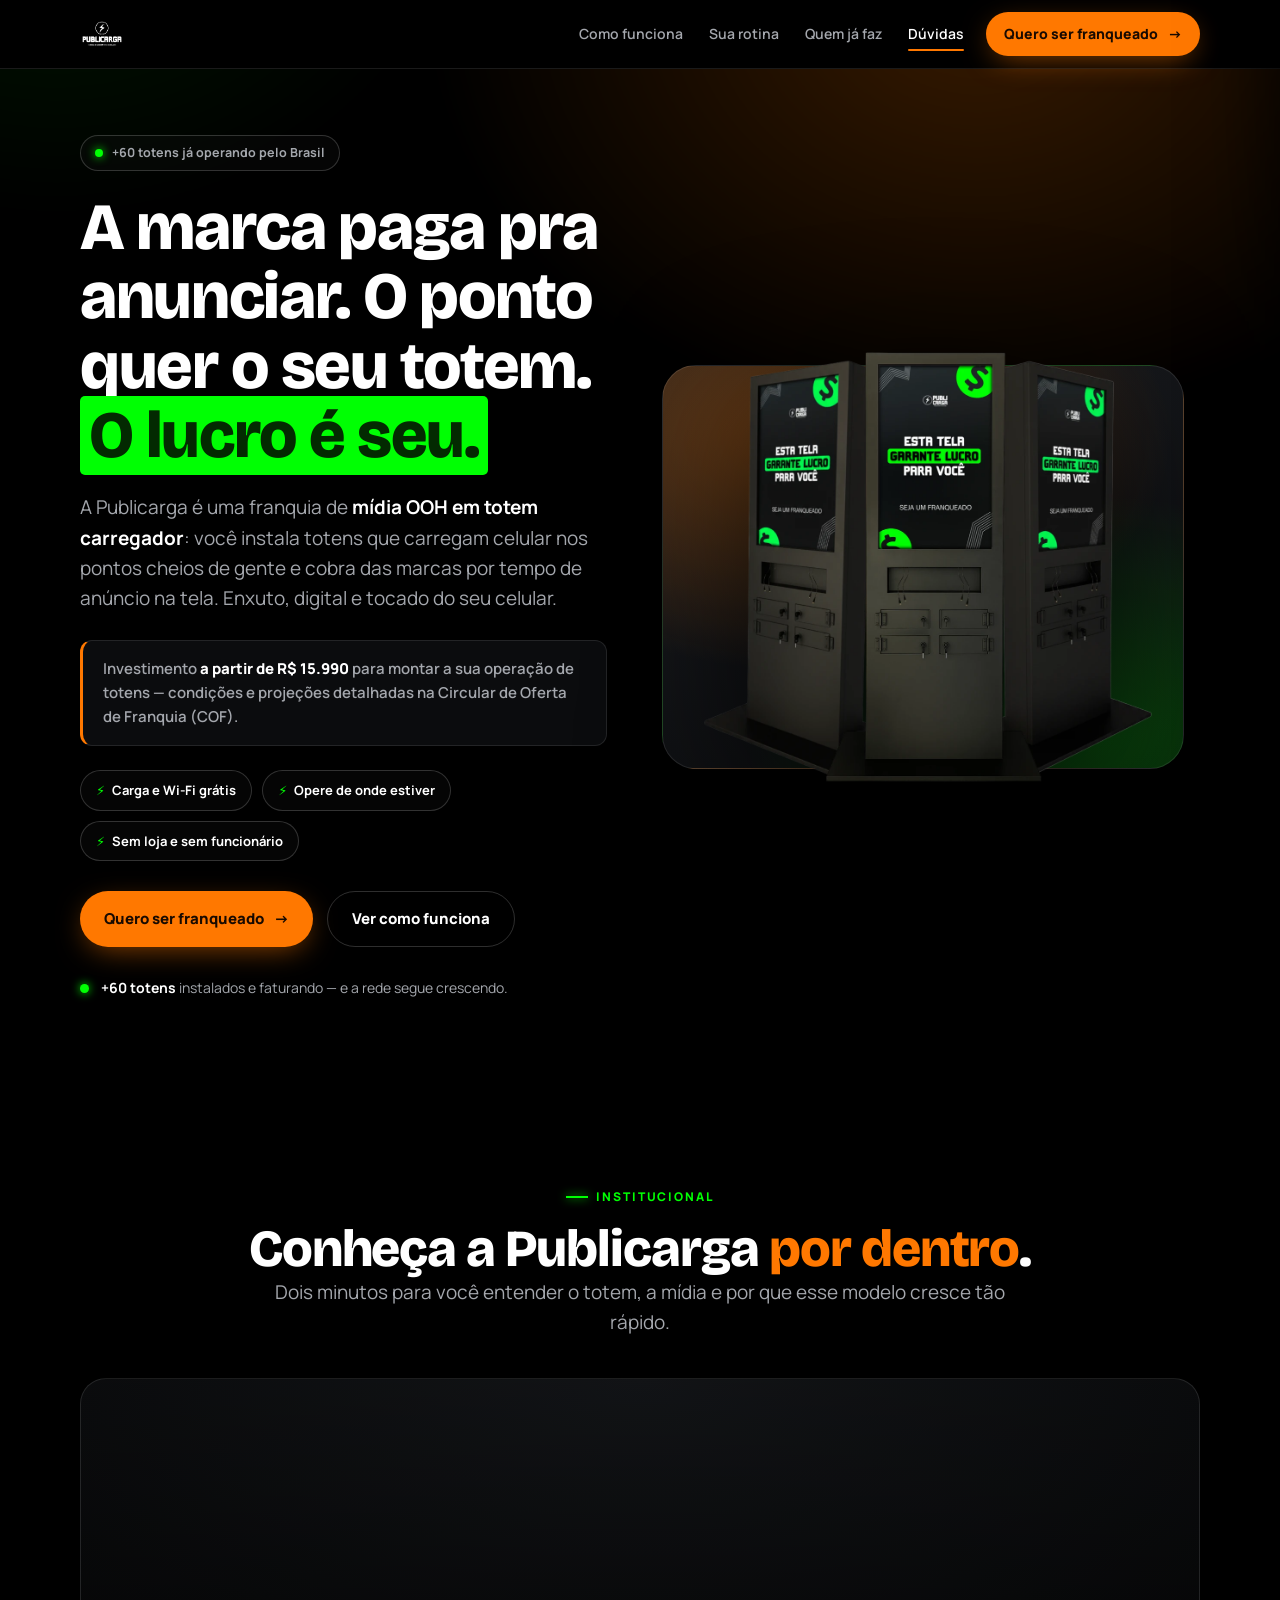
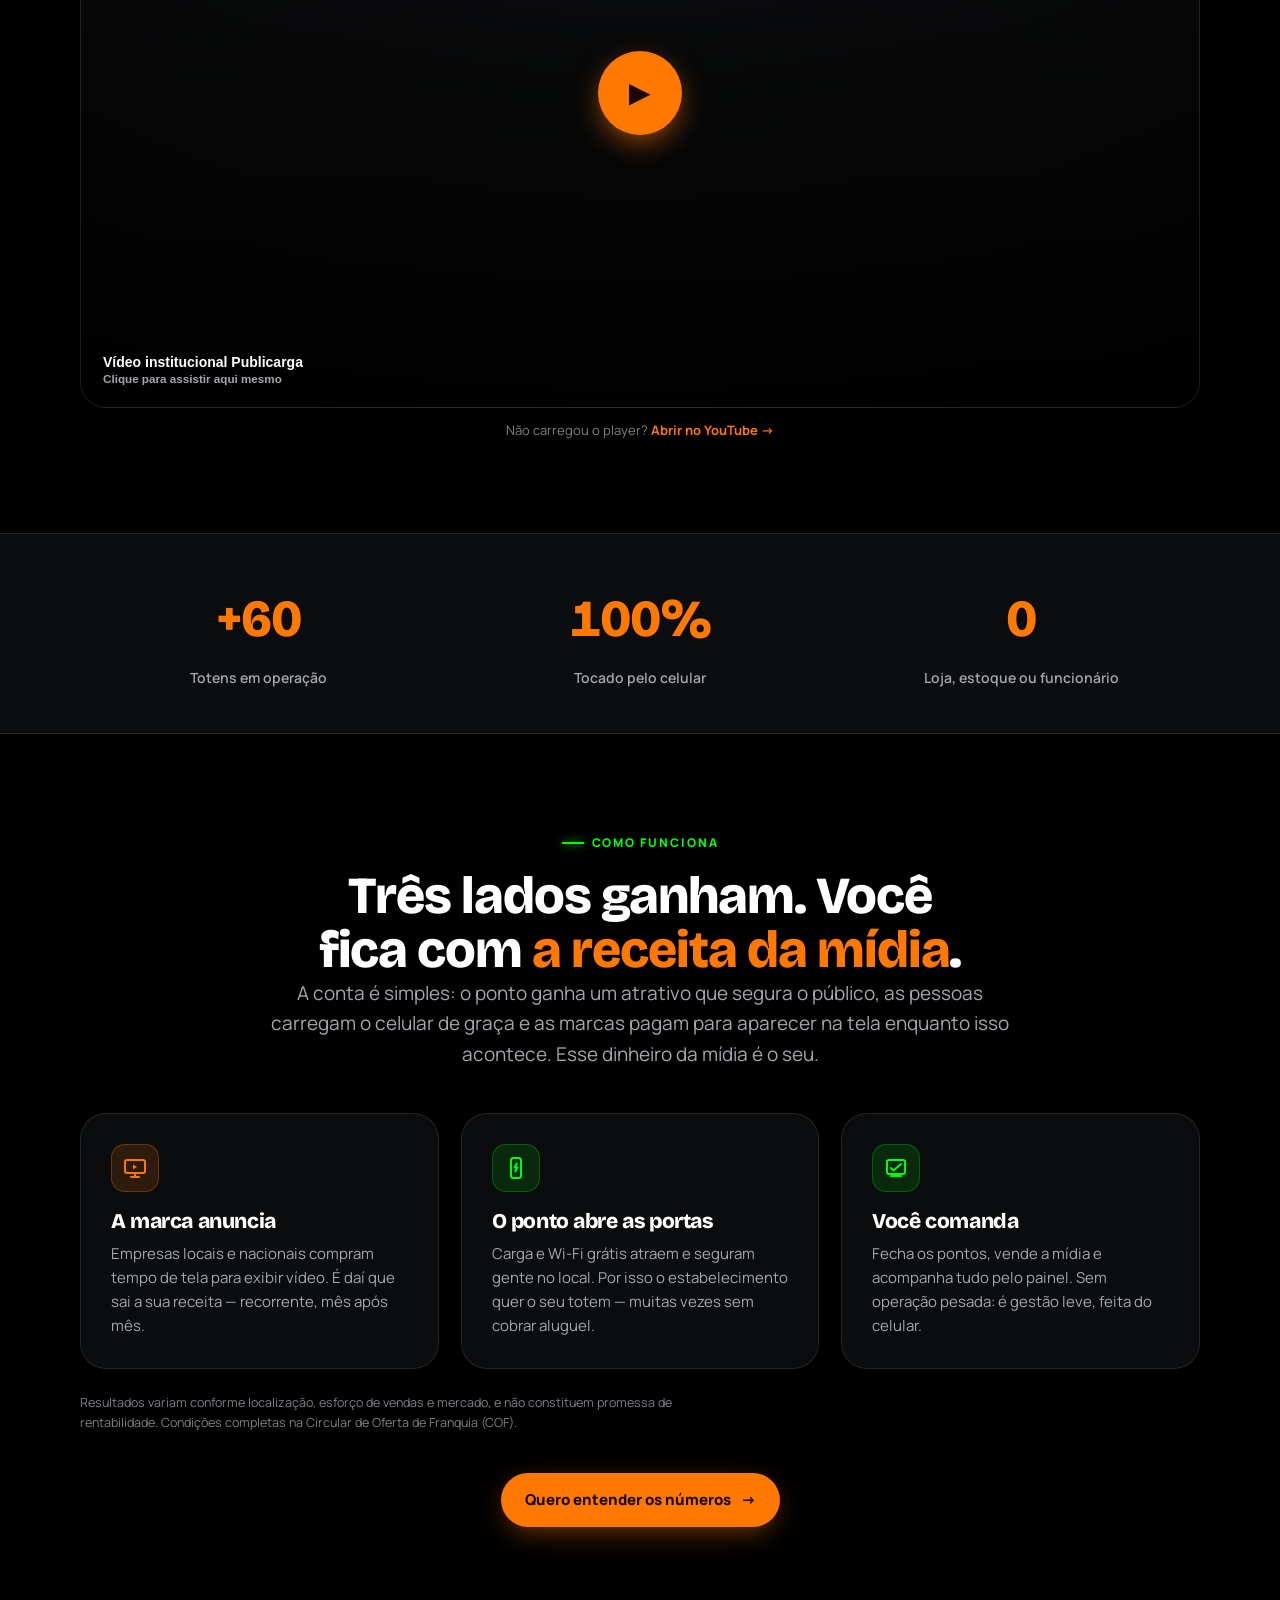
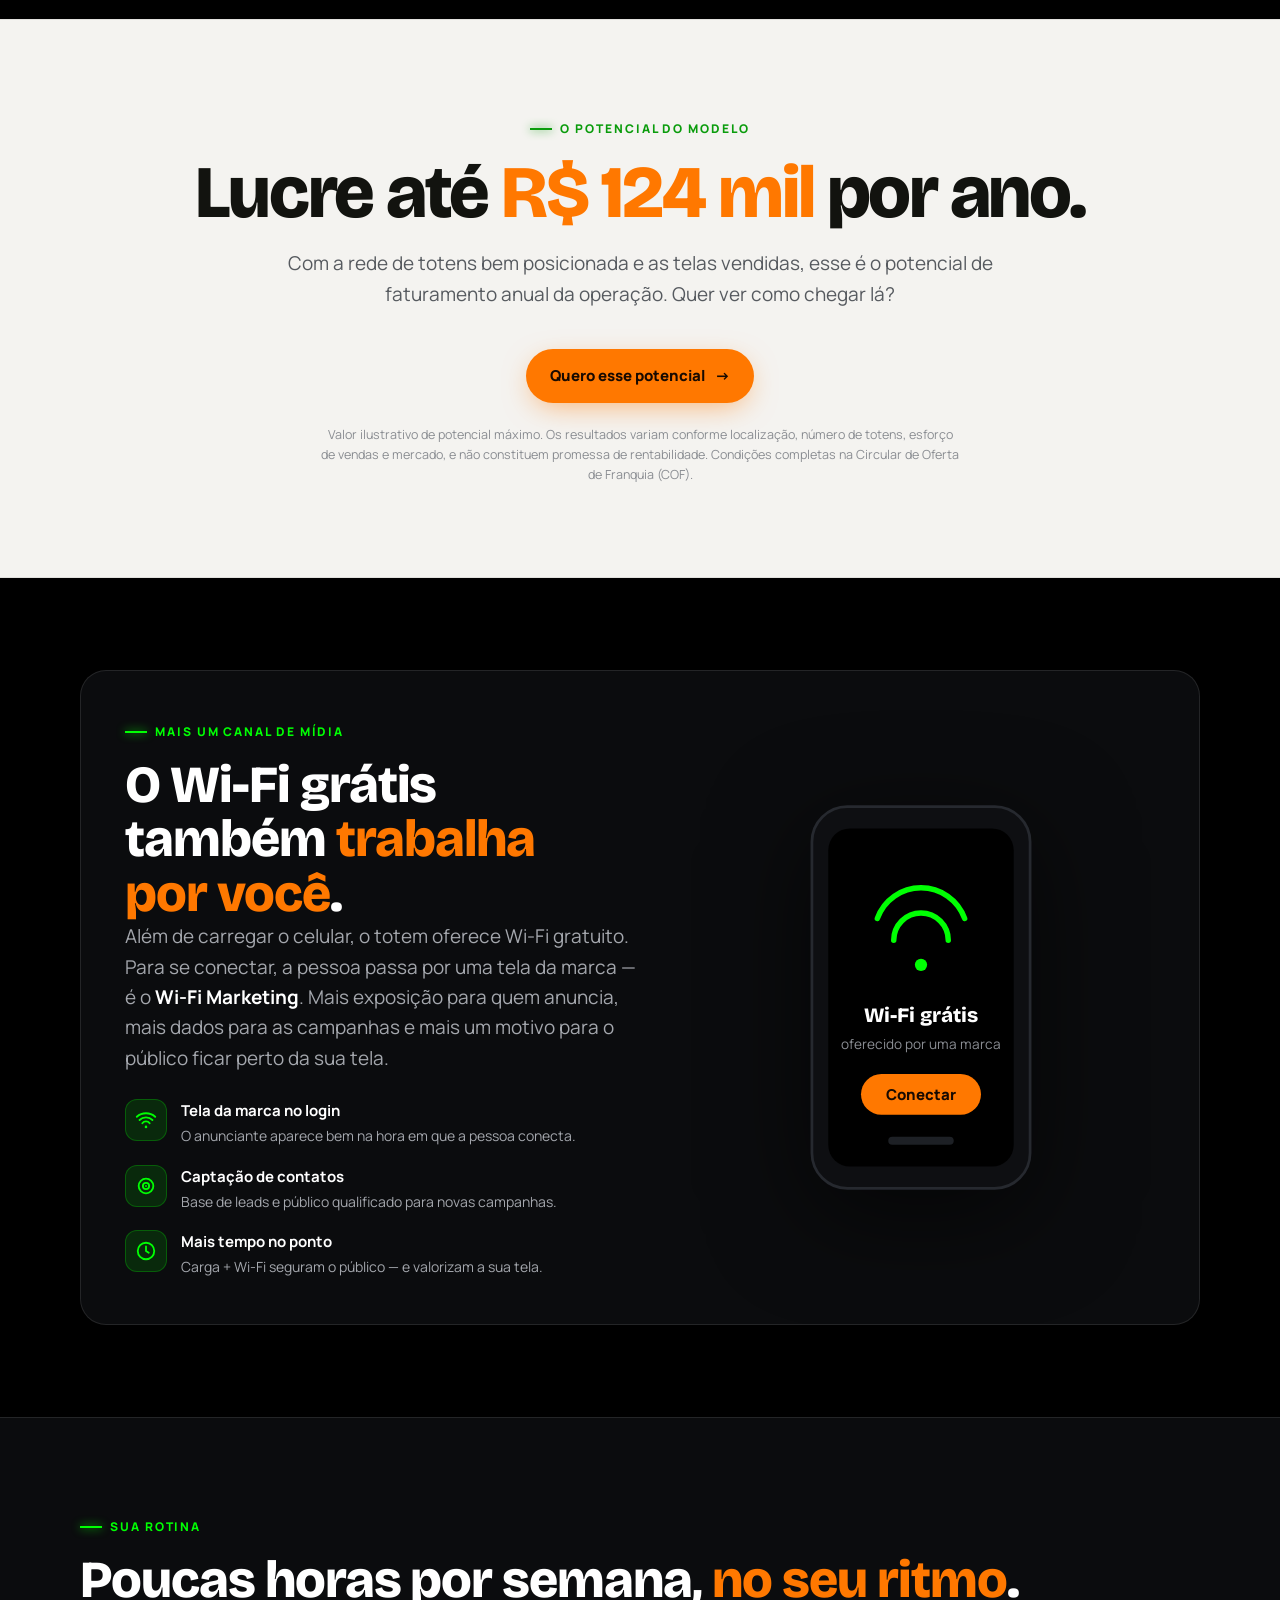
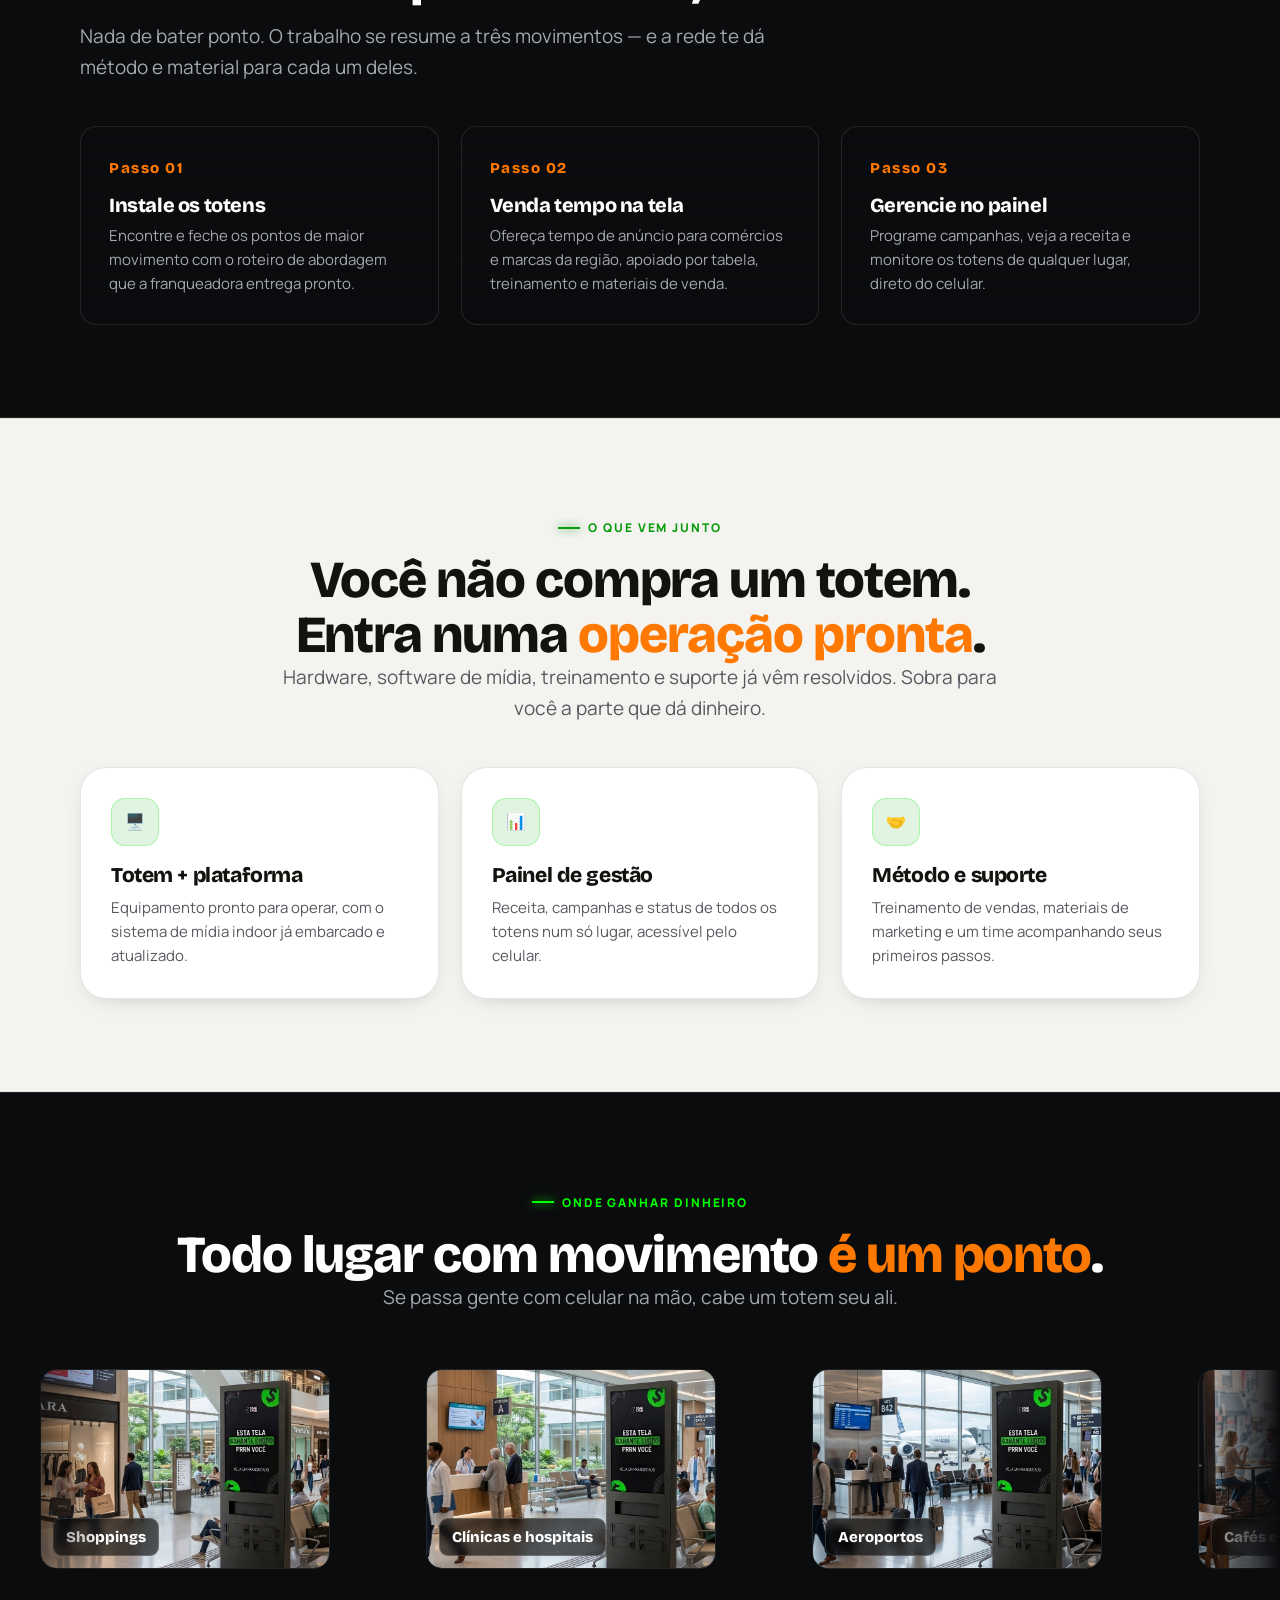
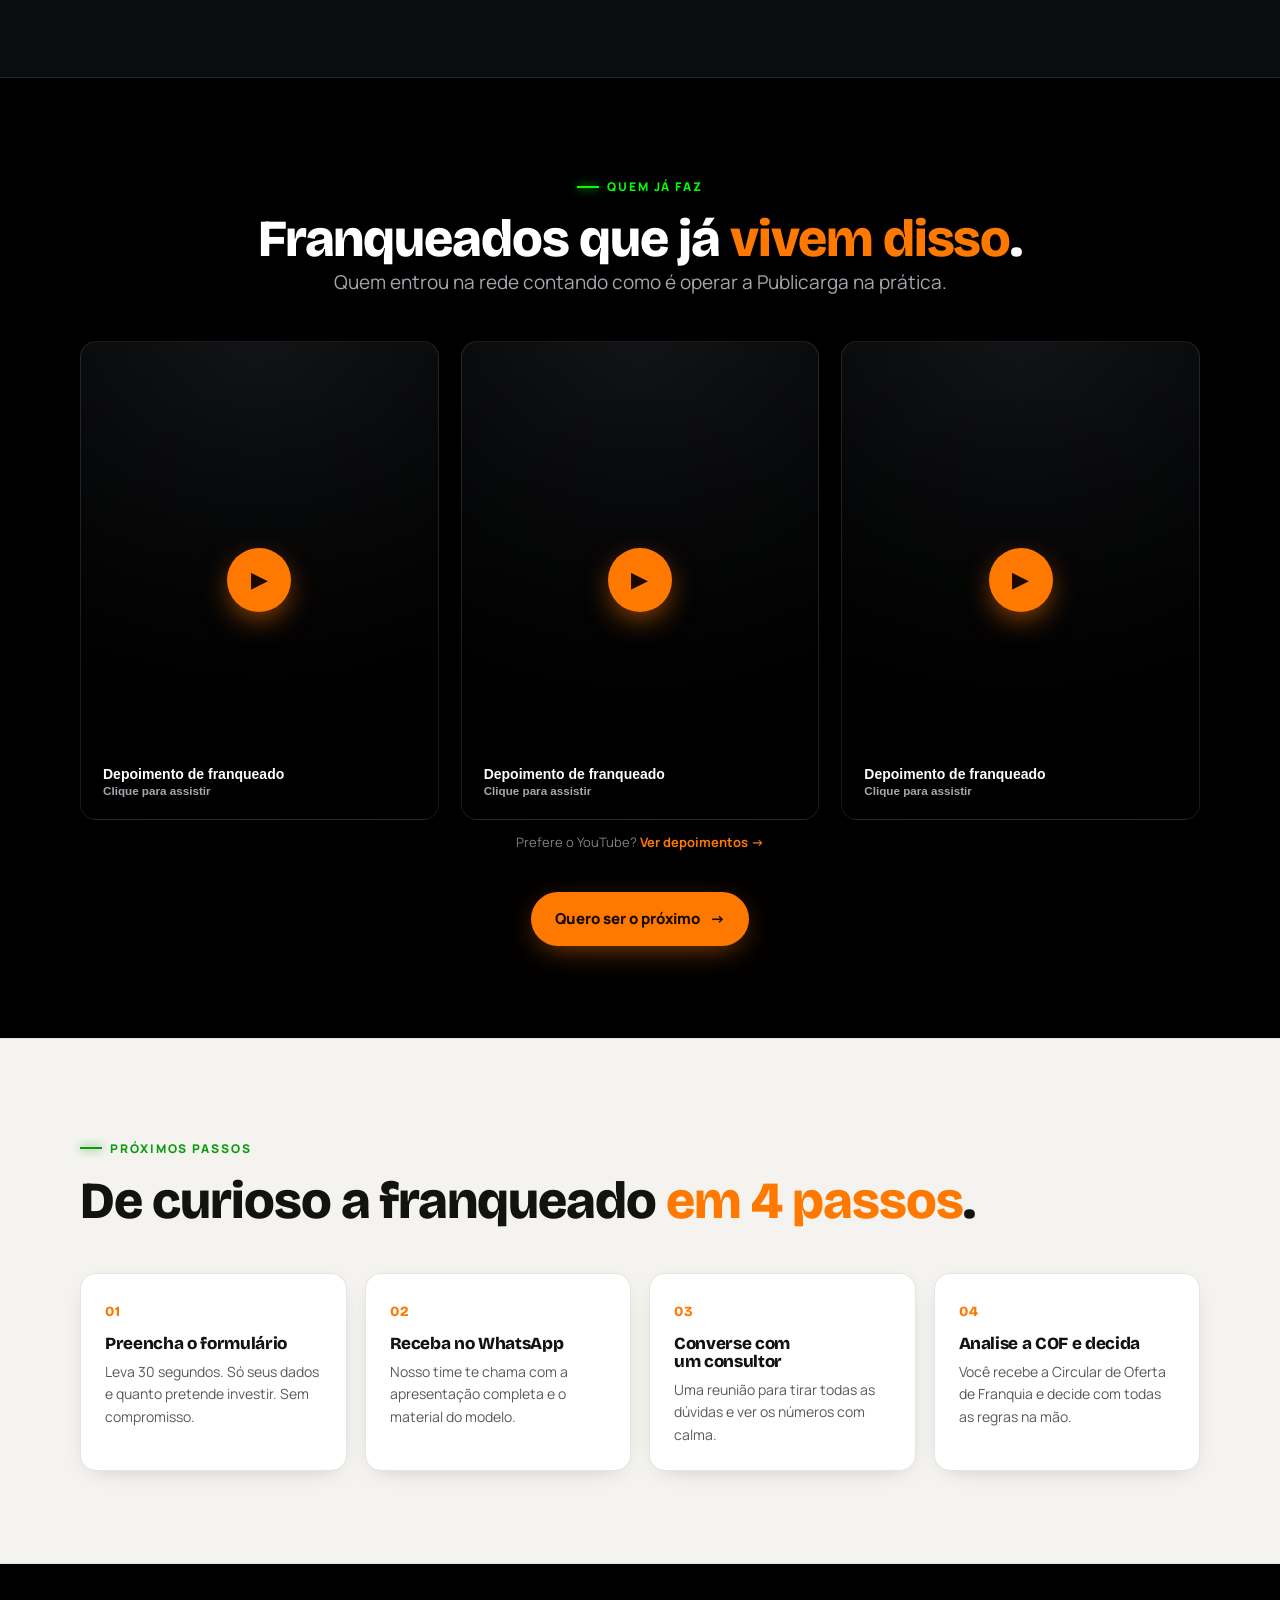
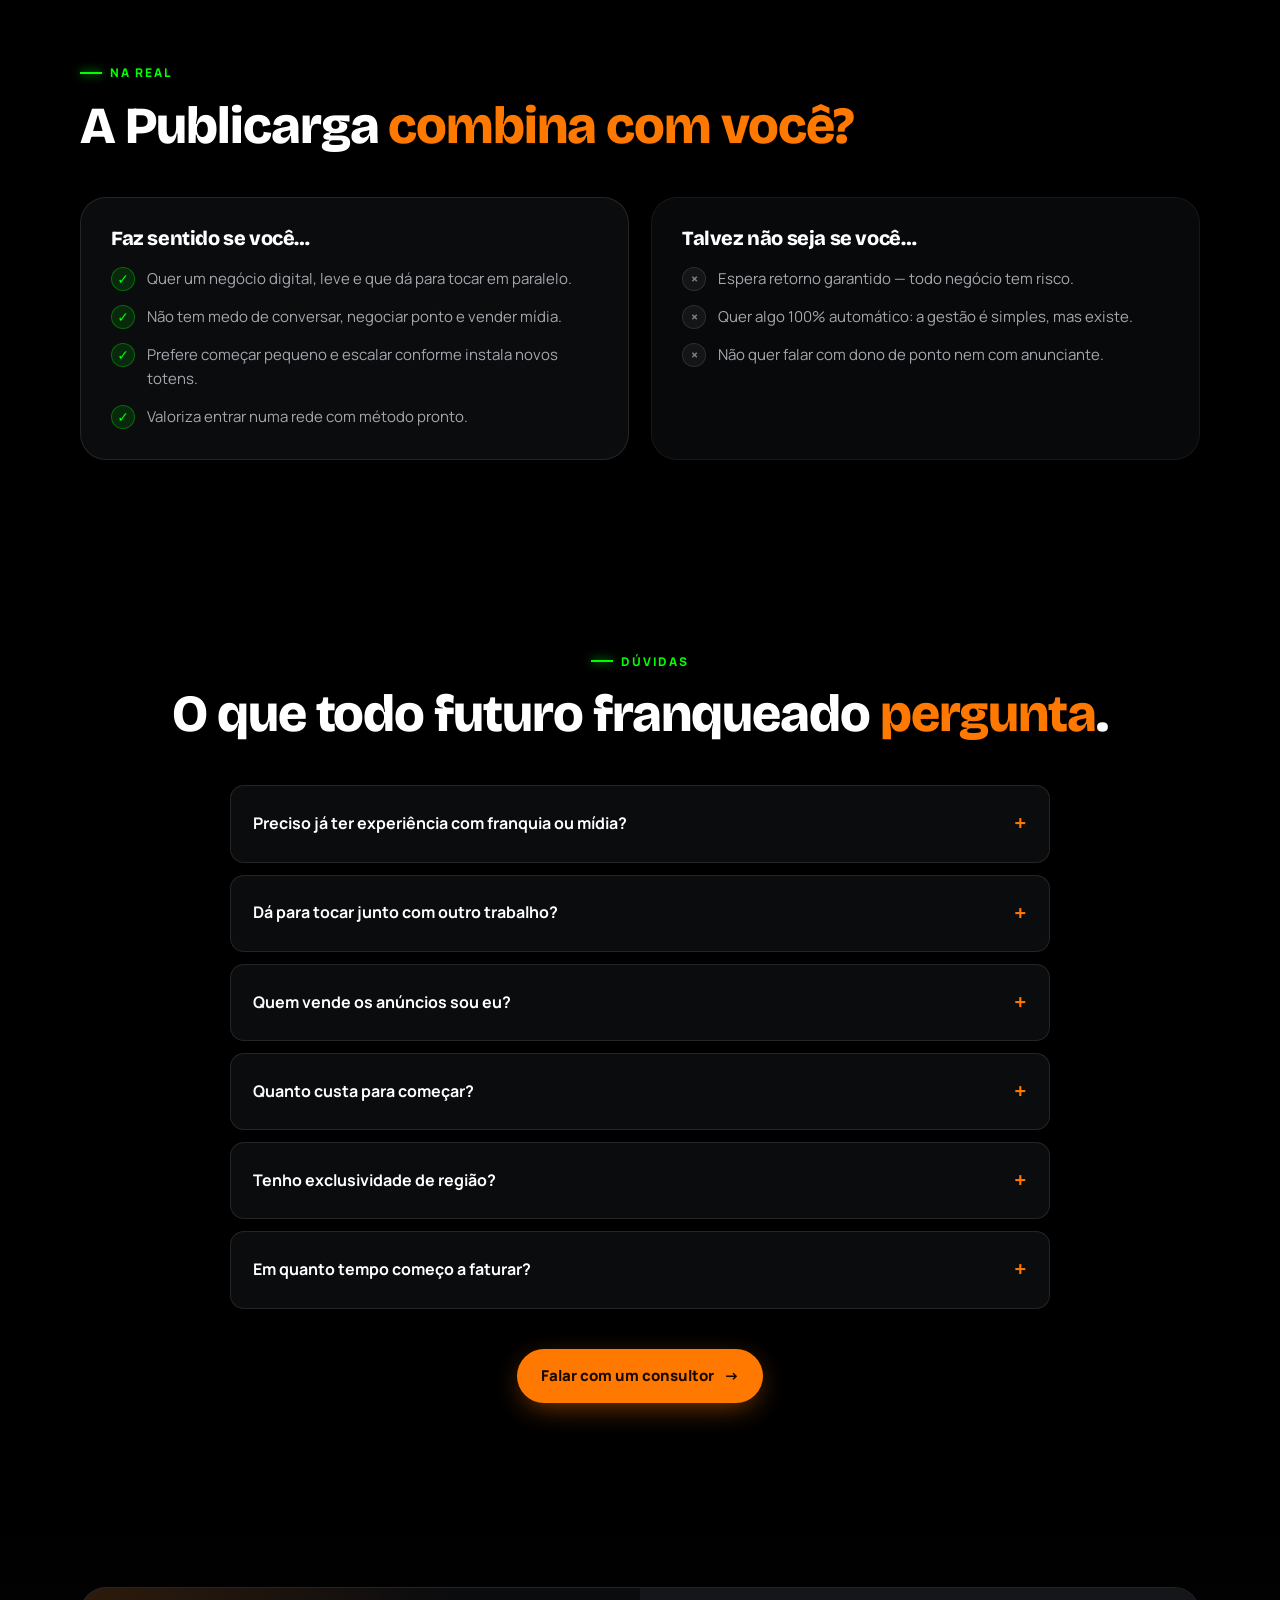
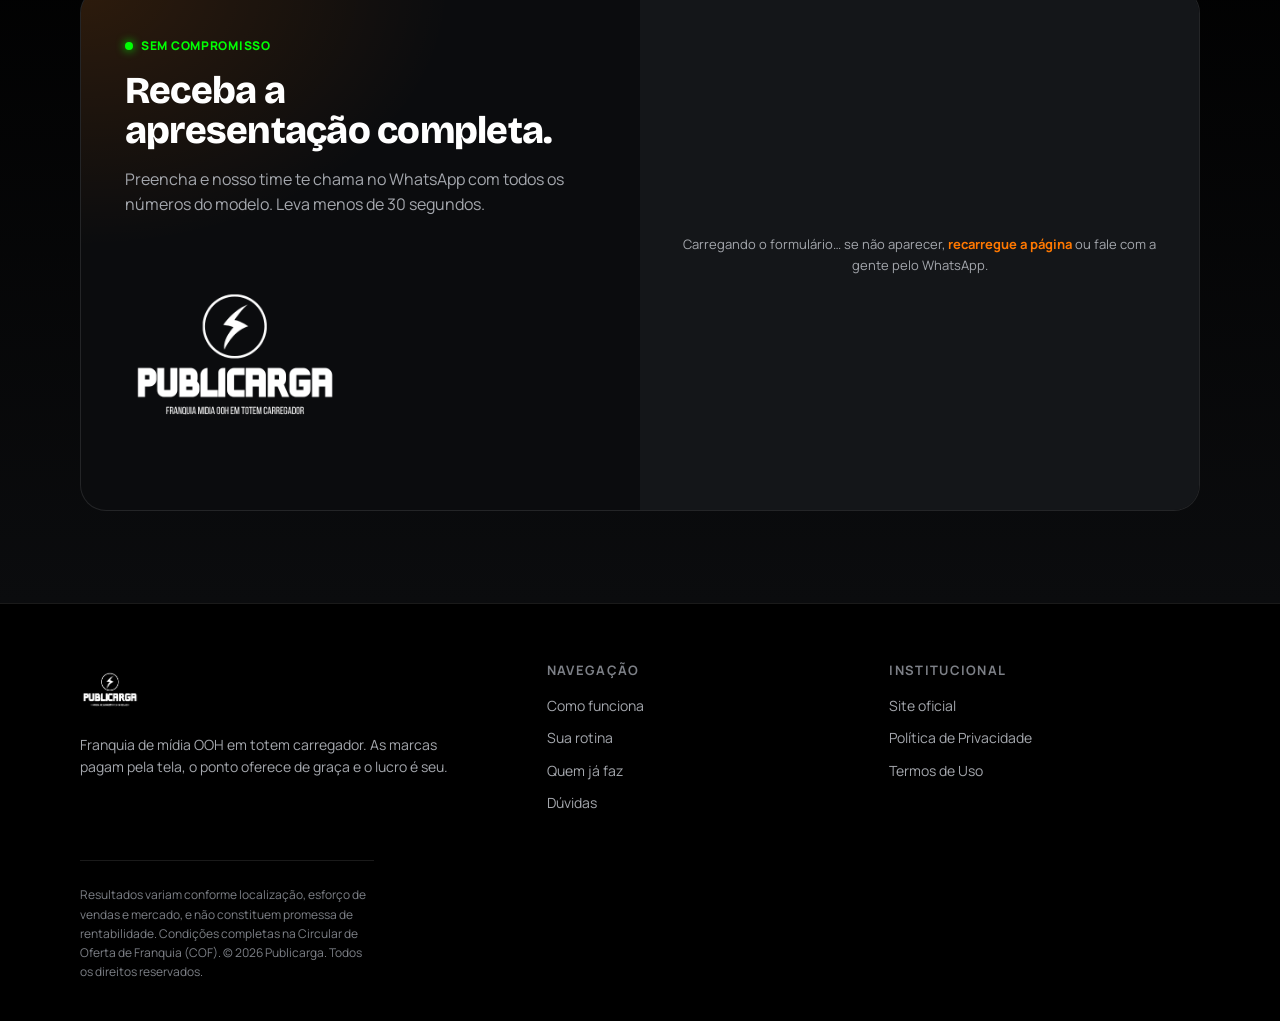
<file: index.html>
<!doctype html>
<html lang="pt-BR">
<head>
<meta charset="utf-8">
<meta name="viewport" content="width=device-width,initial-scale=1,viewport-fit=cover">
<title>Franquia Publicarga</title>
<meta name="description" content="Seja franqueado Publicarga: totens que carregam celular e vendem mídia OOH indoor. As marcas pagam pela tela e o lucro é seu." />
<link rel="preconnect" href="https://fonts.googleapis.com">
<link rel="preconnect" href="https://fonts.gstatic.com" crossorigin>
<link href="https://fonts.googleapis.com/css2?family=Bricolage+Grotesque:opsz,wght@12..96,600;12..96,700;12..96,800&family=Manrope:wght@400;500;600;700;800&display=swap" rel="stylesheet">

<style>
  :root{
    --bg:#000000;
    --surface:#0b0c0e;
    --surface-2:#141619;
    --line:rgba(255,255,255,.10);
    --line-strong:rgba(255,255,255,.18);
    --ink:#ffffff;
    --muted:#a4a7ad;
    --muted-2:#7d8087;
    --brand:#ff7800;
    --brand-2:#ff9a3d;
    --brand-ink:#180a00;
    --volt:#00ff03;
    --volt-ink:#032a01;
    --volt-dim:rgba(0,255,3,.12);

    --display:"Bricolage Grotesque",system-ui,sans-serif;
    --body:"Manrope",system-ui,sans-serif;

    --wrap:1160px;
    --hdr:68px;
    --r:16px;
    --r-lg:26px;
    color-scheme:dark;
  }

  html{scroll-behavior:smooth}
  @media(prefers-reduced-motion:reduce){html{scroll-behavior:auto}}
  *{box-sizing:border-box}
  body{
    margin:0;background:var(--bg);color:var(--ink);
    font-family:var(--body);font-size:16px;line-height:1.6;
    -webkit-font-smoothing:antialiased;overflow-x:hidden;
  }
  h1,h2,h3,h4{font-family:var(--display);font-weight:800;line-height:1.05;margin:0;text-wrap:balance;letter-spacing:-.02em}
  p{margin:0}
  a{color:inherit;text-decoration:none}
  img{max-width:100%;display:block}
  ::selection{background:var(--brand);color:var(--brand-ink)}
  :focus-visible{outline:3px solid var(--volt);outline-offset:3px;border-radius:6px}

  .wrap{width:100%;max-width:var(--wrap);margin-inline:auto;padding-inline:20px}
  section[id]{scroll-margin-top:calc(var(--hdr) + 16px)}
  .section{padding-block:92px}
  .eyebrow{font-family:var(--body);font-weight:800;font-size:12px;letter-spacing:.16em;text-transform:uppercase;color:var(--volt);display:inline-flex;align-items:center;gap:8px;margin:0 0 16px}
  .eyebrow::before{content:"";width:22px;height:2px;background:var(--volt);box-shadow:0 0 10px var(--volt)}
  .center{text-align:center}
  .center .eyebrow{justify-content:center}

  /* seções claras (quebra de contraste) */
  section.light{
    --bg:#f4f3f0;--surface:#ffffff;--surface-2:#eceae5;
    --line:rgba(0,0,0,.10);--line-strong:rgba(0,0,0,.16);
    --ink:#12130f;--muted:#565a5f;--muted-2:#8a8d92;
    --volt:#0a9c0c;--volt-dim:rgba(10,156,12,.12);
    background:var(--bg);color:var(--ink);border-block:1px solid rgba(0,0,0,.08)
  }
  section.light .card,section.light .pillar,section.light .step,section.light .box,section.light details{box-shadow:0 6px 24px -14px rgba(0,0,0,.35)}

  /* banner de faturamento */
  .banner .num-big{font-size:clamp(36px,8vw,74px);line-height:1.02;letter-spacing:-.03em}
  .banner .lead{margin-top:18px}
  .banner .legal{text-align:center;margin-inline:auto;margin-top:22px}
  h2.big{font-size:clamp(30px,5vw,52px)}
  .lead{color:var(--muted);font-size:clamp(16px,2vw,19px);max-width:62ch}
  .center .lead{margin-inline:auto}
  .accent{color:var(--brand)}
  .hl{background:var(--volt);color:var(--volt-ink);padding:0 .14em;border-radius:5px;box-decoration-break:clone;-webkit-box-decoration-break:clone}

  .btn{
    --_bg:var(--brand);--_fg:var(--brand-ink);
    display:inline-flex;align-items:center;gap:10px;justify-content:center;
    font-family:var(--body);font-weight:800;font-size:15px;
    padding:15px 24px;border-radius:999px;border:0;cursor:pointer;
    background:var(--_bg);color:var(--_fg);transition:transform .15s ease,box-shadow .2s ease;
    box-shadow:0 8px 30px -8px rgba(255,120,0,.6);
  }
  .btn .arw{transition:transform .15s ease}
  .btn:hover{transform:translateY(-2px)}
  .btn:hover .arw{transform:translateX(4px)}
  .btn.ghost{--_bg:transparent;--_fg:var(--ink);border:1px solid var(--line-strong);box-shadow:none}
  .btn.ghost:hover{border-color:var(--brand);color:var(--brand)}
  .btn.block{width:100%}
  .sec-cta{margin-top:40px;display:flex;justify-content:center}

  /* header */
  header.site{position:sticky;top:env(safe-area-inset-top,0px);z-index:60;backdrop-filter:blur(14px);background:rgba(0,0,0,.6);border-bottom:1px solid var(--line)}
  .nav{display:flex;align-items:center;gap:22px;height:var(--hdr)}
  .brand{display:flex;align-items:center}
  .nav-links{display:flex;gap:26px;margin-left:auto;font-weight:600;font-size:14px;color:var(--muted)}
  .nav-links a{position:relative;padding:4px 0;transition:color .15s}
  .nav-links a:hover,.nav-links a.active{color:var(--ink)}
  .nav-links a.active::after{content:"";position:absolute;left:0;right:0;bottom:-2px;height:2px;background:var(--brand);border-radius:2px}
  .nav-cta{display:flex;align-items:center;gap:12px}
  .nav-links + .nav-cta{margin-left:0}
  .nav-cta .btn{padding:11px 18px;font-size:14px}
  .burger{display:none;width:44px;height:44px;border:1px solid var(--line-strong);background:transparent;border-radius:12px;cursor:pointer;padding:0;position:relative}
  .burger span,.burger span::before,.burger span::after{content:"";position:absolute;left:11px;width:22px;height:2px;background:var(--ink);border-radius:2px;transition:.2s}
  .burger span{top:21px}.burger span::before{top:-7px}.burger span::after{top:7px}
  @media(max-width:900px){
    .nav-links{display:none}
    .nav-cta .btn.desk{display:none}
    .burger{display:block;margin-left:auto}
  }
  /* drawer */
  .drawer{position:fixed;inset:0 0 0 auto;width:min(320px,84vw);background:var(--surface);border-left:1px solid var(--line);z-index:80;transform:translateX(100%);transition:transform .25s ease;display:flex;flex-direction:column;gap:6px;padding:calc(var(--hdr) + 20px) 24px 24px;box-shadow:-20px 0 60px rgba(0,0,0,.6)}
  .drawer.open{transform:none}
  .drawer a{padding:14px 4px;font-weight:700;font-size:17px;border-bottom:1px solid var(--line)}
  .drawer .btn{margin-top:16px}
  .drawer .close{position:absolute;top:18px;right:18px;width:42px;height:42px;border:1px solid var(--line);background:transparent;color:var(--ink);border-radius:12px;font-size:22px;cursor:pointer}
  .scrim{position:fixed;inset:0;background:rgba(0,0,0,.55);z-index:75;opacity:0;pointer-events:none;transition:opacity .25s}
  .scrim.open{opacity:1;pointer-events:auto}

  /* hero */
  .hero{position:relative;overflow:hidden;padding-block:66px 88px}
  .hero::before{content:"";position:absolute;inset:-20% -10% auto -10%;height:72%;background:radial-gradient(60% 100% at 72% 18%,rgba(255,120,0,.22),transparent 60%),radial-gradient(45% 80% at 12% 0%,rgba(0,255,3,.10),transparent 60%);filter:blur(10px);z-index:0;pointer-events:none}
  .hero .grid{position:relative;z-index:1;display:grid;grid-template-columns:1fr 1.05fr;gap:40px;align-items:center}
  .badge{display:inline-flex;align-items:center;gap:9px;padding:7px 14px;border:1px solid var(--line-strong);border-radius:999px;font-size:12.5px;font-weight:700;color:var(--muted);margin-bottom:22px;background:rgba(255,255,255,.02)}
  .badge .dot{width:8px;height:8px;border-radius:50%;background:var(--volt);box-shadow:0 0 10px var(--volt)}
  .hero h1{font-size:clamp(38px,6vw,66px)}
  .hero .lead{margin-top:22px}
  .price{margin-top:26px;padding:16px 20px;border:1px solid var(--line);border-left:3px solid var(--brand);border-radius:12px;background:var(--surface);font-weight:600;color:var(--muted);font-size:15px}
  .price b{color:var(--ink);font-weight:800}
  .price .todef{color:var(--brand)}
  .pills{display:flex;flex-wrap:wrap;gap:10px;margin-top:24px}
  .pills span{font-size:13px;font-weight:700;color:var(--ink);padding:9px 15px;border-radius:999px;border:1px solid var(--line-strong);background:rgba(255,255,255,.02)}
  .pills span::before{content:"⚡";margin-right:7px;color:var(--volt)}
  .hero-ctas{display:flex;flex-wrap:wrap;gap:14px;margin-top:30px}
  .hero-trust{display:flex;align-items:center;gap:12px;margin-top:30px;color:var(--muted);font-size:14px}
  .hero-trust b{color:var(--ink)}
  .totem-c{display:flex;justify-content:center;align-items:center;position:relative}
  .totem-c::before{content:"";position:absolute;width:94%;height:88%;border-radius:34px;background:radial-gradient(120% 100% at 28% 18%,rgba(255,120,0,.38),transparent 58%),radial-gradient(110% 100% at 82% 92%,rgba(0,255,3,.24),transparent 60%),linear-gradient(160deg,#1b1d21,#0a0b0d);border:1px solid var(--line);z-index:0}
  .totem-c img{position:relative;z-index:1;width:min(700px,108%);height:auto;filter:drop-shadow(0 30px 70px rgba(0,0,0,.7))}

  /* stats */
  .stats{border-block:1px solid var(--line);background:var(--surface)}
  .stats .grid{display:grid;grid-template-columns:repeat(3,1fr);gap:24px;padding-block:44px;text-align:center}
  .stat .num{font-family:var(--display);font-weight:800;font-size:clamp(34px,5vw,52px);color:var(--brand);font-variant-numeric:tabular-nums;letter-spacing:-.03em}
  .stat .lbl{color:var(--muted);font-size:14px;font-weight:600;margin-top:6px}
  @media(max-width:720px){.stats .grid{grid-template-columns:1fr;gap:30px}}

  .cards{display:grid;gap:22px;margin-top:44px}
  .cols-2{grid-template-columns:1fr 1fr}
  .cols-3{grid-template-columns:repeat(3,1fr)}
  .card{background:var(--surface);border:1px solid var(--line);border-radius:var(--r-lg);padding:30px;display:flex;flex-direction:column;align-items:flex-start}
  .card .ic{flex:0 0 auto;width:48px;height:48px;border-radius:14px;display:grid;place-items:center;margin-bottom:18px;background:var(--volt-dim);color:var(--volt);border:1px solid rgba(0,255,3,.25)}
  .card.brand .ic{background:rgba(255,120,0,.14);color:var(--brand);border-color:rgba(255,120,0,.3)}
  .card h3{font-size:21px;margin-bottom:10px}
  .card p{color:var(--muted);font-size:15px}
  @media(max-width:820px){.cols-2,.cols-3{grid-template-columns:1fr}}

  .pillars{display:grid;grid-template-columns:repeat(3,1fr);gap:22px;margin-top:44px}
  .pillar{border:1px solid var(--line);border-radius:var(--r);padding:28px;background:linear-gradient(180deg,var(--surface),transparent)}
  .pillar .n{font-family:var(--display);font-weight:800;font-size:15px;color:var(--brand);letter-spacing:.1em}
  .pillar h3{font-size:20px;margin:14px 0 8px}
  .pillar p{color:var(--muted);font-size:15px}
  @media(max-width:820px){.pillars{grid-template-columns:1fr}}

  /* wifi marketing */
  .wifi-band{display:grid;grid-template-columns:1.05fr .95fr;gap:44px;align-items:center;background:var(--surface);border:1px solid var(--line);border-radius:var(--r-lg);padding:44px;overflow:hidden}
  .wifi-list{list-style:none;margin:26px 0 0;padding:0;display:grid;gap:16px}
  .wifi-list li{display:flex;gap:14px;align-items:flex-start}
  .wifi-list li>.ic{flex:0 0 auto;width:42px;height:42px;border-radius:12px;display:grid;place-items:center;background:var(--volt-dim);border:1px solid rgba(0,255,3,.25);color:var(--volt)}
  .wifi-list li b{font-size:15px;display:block}
  .wifi-list li .tx{color:var(--muted);font-size:14px}
  .wifi-visual{display:flex;justify-content:center}
  .wifi-visual svg{width:min(300px,86%);height:auto;filter:drop-shadow(0 24px 50px rgba(0,0,0,.6))}
  @media(max-width:820px){.wifi-band{grid-template-columns:1fr;padding:28px;gap:26px}}

  /* marquee */
  .marquee{overflow:hidden;margin-top:40px;-webkit-mask-image:linear-gradient(90deg,transparent,#000 8%,#000 92%,transparent);mask-image:linear-gradient(90deg,transparent,#000 8%,#000 92%,transparent)}
  .track{display:flex;gap:16px;width:max-content;animation:scroll 34s linear infinite}
  @keyframes scroll{to{transform:translateX(-50%)}}
  .amb-grid{display:grid;grid-template-columns:repeat(auto-fit,minmax(240px,1fr));gap:16px;margin-top:40px}
  .amb-grid .amb{width:100%;height:220px}
  .amb{position:relative;width:290px;height:200px;border-radius:var(--r);border:1px solid var(--line);overflow:hidden}
  .amb img{width:100%;height:100%;object-fit:cover;display:block}
  .amb figcaption{position:absolute;left:12px;bottom:12px;background:rgba(0,0,0,.62);color:#fff;padding:6px 12px;border-radius:9px;border:1px solid rgba(255,255,255,.18);font-weight:800;font-family:var(--display);font-size:15px;backdrop-filter:blur(4px)}
  @media(prefers-reduced-motion:reduce){.track{animation:none}}

  /* videos */
  .video-hero{margin-top:40px;border-radius:var(--r-lg);overflow:hidden;border:1px solid var(--line);position:relative;aspect-ratio:16/9;background:radial-gradient(120% 120% at 50% 0%,var(--surface-2),#000)}
  .videos{display:grid;grid-template-columns:repeat(3,1fr);gap:22px;margin-top:44px}
  .vcard{position:relative;border-radius:var(--r);overflow:hidden;border:1px solid var(--line);aspect-ratio:9/12;background:radial-gradient(120% 80% at 50% 0%,var(--surface-2),#000)}
  .ytf{position:absolute;inset:0;width:100%;height:100%;border:0;cursor:pointer;background:transparent;color:var(--ink);display:flex;align-items:flex-end;padding:22px;text-align:left}
  .ythumb{position:absolute;inset:0;width:100%;height:100%;object-fit:cover;z-index:0}
  .ytf::after{content:"";position:absolute;inset:0;background:linear-gradient(180deg,rgba(0,0,0,.12),rgba(0,0,0,.72));z-index:1}
  .ytf .play{position:absolute;top:50%;left:50%;transform:translate(-50%,-50%);width:64px;height:64px;border-radius:50%;background:var(--brand);color:var(--brand-ink);display:grid;place-items:center;font-size:22px;box-shadow:0 10px 30px -6px rgba(255,120,0,.7);transition:transform .15s;z-index:2}
  .video-hero .ytf .play{width:84px;height:84px;font-size:28px}
  .ytf:hover .play{transform:translate(-50%,-50%) scale(1.08)}
  .ytf .cap{font-weight:700;font-size:14px;position:relative;z-index:2}
  .ytf .cap small{display:block;color:var(--muted);font-weight:600;margin-top:2px}
  .vwrap iframe,.video-hero iframe{position:absolute;inset:0;width:100%;height:100%;border:0}
  .vfallback{margin-top:12px;text-align:center;font-size:13px;color:var(--muted-2)}
  .vfallback a{color:var(--brand);font-weight:700}
  @media(max-width:820px){.videos{grid-template-columns:1fr}}

  /* steps */
  .steps{display:grid;grid-template-columns:repeat(4,1fr);gap:18px;margin-top:44px}
  .step{border:1px solid var(--line);border-radius:var(--r);padding:24px;background:var(--surface)}
  .step .n{font-family:var(--display);font-weight:800;color:var(--brand);font-size:14px;letter-spacing:.1em}
  .step h4{font-size:17px;margin:12px 0 8px}
  .step p{color:var(--muted);font-size:14px}
  @media(max-width:820px){.steps{grid-template-columns:1fr 1fr}}
  @media(max-width:520px){.steps{grid-template-columns:1fr}}

  /* fit */
  .fit{display:grid;grid-template-columns:1fr 1fr;gap:22px;margin-top:44px}
  .fit .box{border:1px solid var(--line);border-radius:var(--r-lg);padding:30px;background:var(--surface)}
  .fit .box.no{border-color:rgba(255,255,255,.06);background:#08090a}
  .fit h3{font-size:20px;margin-bottom:18px}
  .fit ul{list-style:none;margin:0;padding:0;display:grid;gap:14px}
  .fit li{display:flex;gap:12px;color:var(--muted);font-size:15px}
  .fit .mk{flex:0 0 auto;width:24px;height:24px;border-radius:50%;display:grid;place-items:center;font-weight:800;font-size:14px}
  .fit .yes .mk{background:var(--volt-dim);color:var(--volt);border:1px solid rgba(0,255,3,.3)}
  .fit .no .mk{background:rgba(255,255,255,.05);color:var(--muted-2);border:1px solid var(--line)}
  @media(max-width:820px){.fit{grid-template-columns:1fr}}

  /* faq */
  .faq{max-width:820px;margin:44px auto 0;display:grid;gap:12px}
  details{border:1px solid var(--line);border-radius:14px;background:var(--surface);overflow:hidden}
  details summary{list-style:none;cursor:pointer;padding:20px 22px;font-weight:700;font-size:16px;display:flex;justify-content:space-between;gap:16px;align-items:center}
  details summary::-webkit-details-marker{display:none}
  details summary .ico{color:var(--brand);font-size:22px;transition:transform .2s;flex:0 0 auto}
  details[open] summary .ico{transform:rotate(45deg)}
  details .body{padding:0 22px 22px;color:var(--muted);font-size:15px}

  /* form */
  .formsec{background:linear-gradient(180deg,#000,var(--surface))}
  .fcard{border:1px solid var(--line);border-radius:var(--r-lg);overflow:hidden;display:grid;grid-template-columns:1fr 1fr;background:var(--surface)}
  .fcard .info{padding:44px;background:radial-gradient(120% 90% at 0% 0%,rgba(255,120,0,.14),transparent 55%)}
  .fcard .info h2{font-size:clamp(26px,3.5vw,38px);margin-bottom:16px}
  .fcard .info p{color:var(--muted)}
  .fcard .info .finfo-logo{width:min(220px,58%);margin-top:28px}
  .jestor-col{background:var(--surface-2);padding:26px;display:flex;flex-direction:column;justify-content:center;gap:12px;min-height:480px}
  .jestor-col .jestor-funil{width:100%}
  .jestor-fallback{color:var(--muted);font-size:13px;text-align:center;margin:0}
  .jestor-fallback a{color:var(--brand);font-weight:700}
  .chip{display:inline-flex;align-items:center;gap:8px;font-size:12px;font-weight:800;letter-spacing:.06em;text-transform:uppercase;color:var(--volt);margin-bottom:16px}
  .chip .blink{width:8px;height:8px;border-radius:50%;background:var(--volt);box-shadow:0 0 10px var(--volt);animation:blink 1.4s infinite}
  @keyframes blink{50%{opacity:.3}}
  @media(prefers-reduced-motion:reduce){.chip .blink{animation:none}}
  form{padding:44px;display:grid;gap:16px}
  .field{display:grid;gap:7px}
  .field label{font-weight:700;font-size:13.5px}
  .field input,.field select{background:#000;border:1px solid var(--line-strong);border-radius:11px;padding:13px 14px;color:var(--ink);font-family:var(--body);font-size:15px;width:100%}
  .field input:focus,.field select:focus{outline:2px solid var(--brand);outline-offset:1px;border-color:var(--brand)}
  .field .err{color:#ff6b5e;font-size:12.5px;display:none}
  .field.invalid .err{display:block}
  .field.invalid input,.field.invalid select{border-color:#ff6b5e}
  .privacy{color:var(--muted-2);font-size:12px;text-align:center}
  .success{padding:44px;text-align:center;display:grid;gap:14px;place-items:center}
  .success .ok{width:64px;height:64px;border-radius:50%;background:var(--volt-dim);color:var(--volt);display:grid;place-items:center;border:1px solid rgba(0,255,3,.3)}
  .success h3{font-size:24px}
  .success p{color:var(--muted);max-width:42ch}
  .success .todef{font-size:12px;color:var(--brand);border:1px dashed rgba(255,120,0,.4);padding:6px 12px;border-radius:8px}
  @media(max-width:820px){.fcard{grid-template-columns:1fr}.fcard .info{padding:30px}.jestor-col{padding:22px;min-height:auto}}

  /* footer */
  footer.site{border-top:1px solid var(--line);padding-block:56px 40px;background:#000}
  .fgrid{display:grid;grid-template-columns:1.4fr 1fr 1fr;gap:32px}
  footer .brand{margin-bottom:14px}
  footer p{color:var(--muted);font-size:14px;max-width:42ch}
  footer h5{font-size:13px;text-transform:uppercase;letter-spacing:.1em;color:var(--muted-2);margin:0 0 14px}
  footer .col a{display:block;color:var(--muted);font-size:14px;margin-bottom:10px}
  footer .col a:hover{color:var(--ink)}
  .flegal{color:var(--muted-2);font-size:12px;margin-top:36px;border-top:1px solid var(--line);padding-top:24px}
  @media(max-width:820px){.fgrid{grid-template-columns:1fr}}
  .legal{color:var(--muted-2);font-size:12.5px;margin-top:24px;max-width:80ch}

  .sticky{position:fixed;left:0;right:0;bottom:0;z-index:70;padding:12px 16px calc(12px + env(safe-area-inset-bottom,0px));background:rgba(0,0,0,.8);backdrop-filter:blur(12px);border-top:1px solid var(--line);display:none}
  .sticky .btn{width:100%}
  @media(max-width:900px){.sticky{display:block}body{padding-bottom:82px}}

  .hero-in{opacity:0;transform:translateY(14px);animation:in .7s cubic-bezier(.2,.7,.2,1) forwards}
  .d1{animation-delay:.08s}.d2{animation-delay:.16s}.d3{animation-delay:.24s}.d4{animation-delay:.32s}
  @keyframes in{to{opacity:1;transform:none}}
  @media(prefers-reduced-motion:reduce){.hero-in{opacity:1;transform:none;animation:none}}

  /* ====== Smartphone ====== */
  @media(max-width:760px){
    .section{padding-block:58px}
    .hero{padding-block:32px 48px}
    .hero .grid{grid-template-columns:1fr;gap:26px}
    .hero h1{font-size:clamp(30px,8.6vw,42px)}
    h2.big{font-size:clamp(25px,7.6vw,34px)}
    .lead{font-size:16px}
    .eyebrow{font-size:11px;letter-spacing:.14em}
    .totem-c img{width:min(520px,96%)}
    .totem-c::before{width:96%;height:82%;border-radius:26px}
    .hero-ctas{flex-direction:column;align-items:stretch}
    .hero-ctas .btn{width:100%}
    .sec-cta{margin-top:32px}
    .sec-cta .btn{width:100%}
    .card{padding:24px}
    .card h3{font-size:19px}
    .pillar{padding:22px}
    .cards,.pillars,.fit,.videos{margin-top:32px}
    .faq{margin-top:32px}
    .price{font-size:14px;padding:14px 16px}
    .fcard .info,form,.success{padding:26px}
    .fcard .info .mascote{width:min(200px,50%)}
    .badge{font-size:12px}
    .amb{width:230px;height:158px}
  }
  @media(max-width:420px){
    .wrap{padding-inline:16px}
    .nav{gap:12px}
    header .brand img{height:38px!important}
    .hero h1{font-size:clamp(28px,9vw,36px)}
    .pills span{font-size:12px;padding:8px 12px}
    .stat .num{font-size:40px}
  }
</style>
</head>
<body>
<!-- ============ HEADER ============ -->
<header class="site">
  <div class="wrap nav">
    <a href="#top" class="brand" aria-label="Publicarga"><img src="assets/logo-branca.png" alt="Publicarga" style="height:44px;width:auto"></a>
    <nav class="nav-links" aria-label="Principal">
      <a href="#modelo">Como funciona</a>
      <a href="#pratica">Sua rotina</a>
      <a href="#depoimentos">Quem já faz</a>
      <a href="#faq">Dúvidas</a>
    </nav>
    <div class="nav-cta">
      <a href="#form" class="btn desk">Quero ser franqueado <span class="arw">→</span></a>
      <button class="burger" id="burger" aria-label="Abrir menu" aria-expanded="false" aria-controls="drawer"><span></span></button>
    </div>
  </div>
</header>

<div class="scrim" id="scrim"></div>
<aside class="drawer" id="drawer" aria-hidden="true">
  <button class="close" id="drawerClose" aria-label="Fechar menu">×</button>
  <a href="#modelo">Como funciona</a>
  <a href="#pratica">Sua rotina</a>
  <a href="#depoimentos">Quem já faz</a>
  <a href="#faq">Dúvidas</a>
  <a href="#form" class="btn">Quero ser franqueado →</a>
</aside>

<!-- ============ HERO ============ -->
<section class="hero" id="top">
  <div class="wrap grid">
    <div>
      <span class="badge hero-in"><span class="dot"></span> +60 totens já operando pelo Brasil</span>
      <h1 class="hero-in d1">A marca paga pra anunciar. O ponto quer o seu totem. <span class="hl">O lucro é seu.</span></h1>
      <p class="lead hero-in d2">A Publicarga é uma franquia de <b style="color:#fff">mídia OOH em totem carregador</b>: você instala totens que carregam celular nos pontos cheios de gente e cobra das marcas por tempo de anúncio na tela. Enxuto, digital e tocado do seu celular.</p>

      <div class="price hero-in d2">Investimento <b>a partir de R$ 15.990</b> para montar a sua operação de totens — condições e projeções detalhadas na Circular de Oferta de Franquia (COF).</div>

      <div class="pills hero-in d3">
        <span>Carga e Wi-Fi grátis</span>
        <span>Opere de onde estiver</span>
        <span>Sem loja e sem funcionário</span>
      </div>

      <div class="hero-ctas hero-in d3">
        <a href="#form" class="btn">Quero ser franqueado <span class="arw">→</span></a>
        <a href="#modelo" class="btn ghost">Ver como funciona</a>
      </div>

      <div class="hero-trust hero-in d4">
        <span class="dot" style="width:9px;height:9px;border-radius:50%;background:var(--volt);box-shadow:0 0 10px var(--volt)"></span>
        <span><b>+60 totens</b> instalados e faturando — e a rede segue crescendo.</span>
      </div>
    </div>

    <div class="totem-c hero-in d2">
      <img src="assets/totens.webp" alt="Totens carregadores Publicarga com telas de mídia indoor" loading="eager">
    </div>
  </div>
</section>

<!-- ============ VÍDEO INSTITUCIONAL ============ -->
<section class="section" id="video">
  <div class="wrap center">
    <span class="eyebrow">Institucional</span>
    <h2 class="big">Conheça a Publicarga <span class="accent">por dentro</span>.</h2>
    <p class="lead">Dois minutos para você entender o totem, a mídia e por que esse modelo cresce tão rápido.</p>
  </div>
  <div class="wrap">
    <div class="video-hero">
      <button class="ytf" data-id="obCb1jnXzbs" aria-label="Reproduzir vídeo institucional">
        <img class="ythumb" src="https://img.youtube.com/vi/obCb1jnXzbs/hqdefault.jpg" alt="" loading="lazy">
        <span class="play" aria-hidden="true">▶</span>
        <span class="cap">Vídeo institucional Publicarga<small>Clique para assistir aqui mesmo</small></span>
      </button>
    </div>
    <p class="vfallback">Não carregou o player? <a href="https://www.youtube.com/watch?v=obCb1jnXzbs" target="_blank" rel="noopener">Abrir no YouTube →</a></p>
  </div>
</section>

<!-- ============ STATS ============ -->
<section class="stats">
  <div class="wrap">
    <div class="grid">
      <div class="stat"><div class="num" data-count="60" data-prefix="+">+60</div><div class="lbl">Totens em operação</div></div>
      <div class="stat"><div class="num" data-count="100" data-suffix="%">100%</div><div class="lbl">Tocado pelo celular</div></div>
      <div class="stat"><div class="num">0</div><div class="lbl">Loja, estoque ou funcionário</div></div>
    </div>
  </div>
</section>

<!-- ============ COMO FUNCIONA / MECANISMO ============ -->
<section class="section" id="modelo">
  <div class="wrap center">
    <span class="eyebrow">Como funciona</span>
    <h2 class="big">Três lados ganham. Você fica com <span class="accent">a receita da mídia</span>.</h2>
    <p class="lead">A conta é simples: o ponto ganha um atrativo que segura o público, as pessoas carregam o celular de graça e as marcas pagam para aparecer na tela enquanto isso acontece. Esse dinheiro da mídia é o seu.</p>
  </div>
  <div class="wrap">
    <div class="cards cols-3">
      <article class="card brand">
        <div class="ic"><svg width="24" height="24" viewBox="0 0 24 24" fill="none"><rect x="2" y="4" width="20" height="13" rx="2" stroke="currentColor" stroke-width="2"/><path d="M8 21h8M12 17v4" stroke="currentColor" stroke-width="2" stroke-linecap="round"/><path d="M10 8.5l4 2.5-4 2.5V8.5Z" fill="currentColor"/></svg></div>
        <h3>A marca anuncia</h3>
        <p>Empresas locais e nacionais compram tempo de tela para exibir vídeo. É daí que sai a sua receita — recorrente, mês após mês.</p>
      </article>
      <article class="card">
        <div class="ic"><svg width="24" height="24" viewBox="0 0 24 24" fill="none"><rect x="7" y="2" width="10" height="20" rx="2.5" stroke="currentColor" stroke-width="2"/><path d="M12.8 7.5l-2.3 4h3l-2.3 4" stroke="currentColor" stroke-width="2" stroke-linecap="round" stroke-linejoin="round"/></svg></div>
        <h3>O ponto abre as portas</h3>
        <p>Carga e Wi-Fi grátis atraem e seguram gente no local. Por isso o estabelecimento quer o seu totem — muitas vezes sem cobrar aluguel.</p>
      </article>
      <article class="card">
        <div class="ic"><svg width="24" height="24" viewBox="0 0 24 24" fill="none"><rect x="3" y="4" width="18" height="14" rx="2" stroke="currentColor" stroke-width="2"/><path d="M7 20h10M12 18v2" stroke="currentColor" stroke-width="2" stroke-linecap="round"/><path d="M7 12l2.5 2.5L17 8" stroke="currentColor" stroke-width="2" stroke-linecap="round" stroke-linejoin="round"/></svg></div>
        <h3>Você comanda</h3>
        <p>Fecha os pontos, vende a mídia e acompanha tudo pelo painel. Sem operação pesada: é gestão leve, feita do celular.</p>
      </article>
    </div>
    <p class="legal">Resultados variam conforme localização, esforço de vendas e mercado, e não constituem promessa de rentabilidade. Condições completas na Circular de Oferta de Franquia (COF).</p>
    <div class="sec-cta"><a href="#form" class="btn">Quero entender os números <span class="arw">→</span></a></div>
  </div>
</section>

<!-- ============ BANNER FATURAMENTO ============ -->
<section class="section light banner" id="lucro">
  <div class="wrap center">
    <span class="eyebrow">O potencial do modelo</span>
    <h2 class="num-big">Lucre até <span class="accent">R$ 124 mil</span> por ano.</h2>
    <p class="lead">Com a rede de totens bem posicionada e as telas vendidas, esse é o potencial de faturamento anual da operação. Quer ver como chegar lá?</p>
    <div class="sec-cta"><a href="#form" class="btn">Quero esse potencial <span class="arw">→</span></a></div>
    <p class="legal">Valor ilustrativo de potencial máximo. Os resultados variam conforme localização, número de totens, esforço de vendas e mercado, e não constituem promessa de rentabilidade. Condições completas na Circular de Oferta de Franquia (COF).</p>
  </div>
</section>

<!-- ============ WI-FI MARKETING ============ -->
<section class="section" id="wifi">
  <div class="wrap">
    <div class="wifi-band">
      <div class="wifi-copy">
        <span class="eyebrow">Mais um canal de mídia</span>
        <h2 class="big">O Wi-Fi grátis também <span class="accent">trabalha por você</span>.</h2>
        <p class="lead">Além de carregar o celular, o totem oferece Wi-Fi gratuito. Para se conectar, a pessoa passa por uma tela da marca — é o <b style="color:#fff">Wi-Fi Marketing</b>. Mais exposição para quem anuncia, mais dados para as campanhas e mais um motivo para o público ficar perto da sua tela.</p>
        <ul class="wifi-list">
          <li>
            <span class="ic"><svg width="22" height="22" viewBox="0 0 24 24" fill="none"><path d="M2 8.5a15 15 0 0 1 20 0M5 12a10 10 0 0 1 14 0M8 15.5a5 5 0 0 1 8 0" stroke="currentColor" stroke-width="2" stroke-linecap="round"/><circle cx="12" cy="19.5" r="1.4" fill="currentColor"/></svg></span>
            <div><b>Tela da marca no login</b><span class="tx">O anunciante aparece bem na hora em que a pessoa conecta.</span></div>
          </li>
          <li>
            <span class="ic"><svg width="22" height="22" viewBox="0 0 24 24" fill="none"><circle cx="12" cy="12" r="8" stroke="currentColor" stroke-width="2"/><circle cx="12" cy="12" r="3.4" stroke="currentColor" stroke-width="2"/><circle cx="12" cy="12" r="1" fill="currentColor"/></svg></span>
            <div><b>Captação de contatos</b><span class="tx">Base de leads e público qualificado para novas campanhas.</span></div>
          </li>
          <li>
            <span class="ic"><svg width="22" height="22" viewBox="0 0 24 24" fill="none"><circle cx="12" cy="12" r="9" stroke="currentColor" stroke-width="2"/><path d="M12 7v5l3 2" stroke="currentColor" stroke-width="2" stroke-linecap="round" stroke-linejoin="round"/></svg></span>
            <div><b>Mais tempo no ponto</b><span class="tx">Carga + Wi-Fi seguram o público — e valorizam a sua tela.</span></div>
          </li>
        </ul>
      </div>
      <div class="wifi-visual" aria-hidden="true">
        <svg viewBox="0 0 220 300" role="img" aria-label="Celular exibindo a tela de conexão Wi-Fi da marca">
          <rect x="30" y="10" width="160" height="280" rx="26" fill="#0e0f12" stroke="#26292f" stroke-width="2"/>
          <rect x="42" y="26" width="136" height="248" rx="16" fill="#000"/>
          <g stroke="#00ff03" stroke-width="4" fill="none" stroke-linecap="round">
            <path d="M78 92a34 34 0 0 1 64 0"/>
            <path d="M90 108a20 20 0 0 1 40 0"/>
          </g>
          <circle cx="110" cy="126" r="4.5" fill="#00ff03"/>
          <text x="110" y="168" text-anchor="middle" fill="#ffffff" font-family="Bricolage Grotesque, sans-serif" font-weight="800" font-size="15">Wi-Fi grátis</text>
          <text x="110" y="188" text-anchor="middle" fill="#8b8e94" font-family="Manrope, sans-serif" font-size="10">oferecido por uma marca</text>
          <rect x="66" y="206" width="88" height="30" rx="15" fill="#ff7800"/>
          <text x="110" y="225" text-anchor="middle" fill="#180a00" font-family="Manrope, sans-serif" font-weight="800" font-size="11">Conectar</text>
          <rect x="86" y="252" width="48" height="6" rx="3" fill="#1d2025"/>
        </svg>
      </div>
    </div>
  </div>
</section>

<!-- ============ SUA ROTINA ============ -->
<section class="section" id="pratica" style="background:var(--surface);border-block:1px solid var(--line)">
  <div class="wrap">
    <span class="eyebrow">Sua rotina</span>
    <h2 class="big">Poucas horas por semana, <span class="accent">no seu ritmo</span>.</h2>
    <p class="lead" style="margin-top:14px">Nada de bater ponto. O trabalho se resume a três movimentos — e a rede te dá método e material para cada um deles.</p>
    <div class="pillars">
      <div class="pillar"><span class="n">Passo 01</span><h3>Instale os totens</h3><p>Encontre e feche os pontos de maior movimento com o roteiro de abordagem que a franqueadora entrega pronto.</p></div>
      <div class="pillar"><span class="n">Passo 02</span><h3>Venda tempo na tela</h3><p>Ofereça tempo de anúncio para comércios e marcas da região, apoiado por tabela, treinamento e materiais de venda.</p></div>
      <div class="pillar"><span class="n">Passo 03</span><h3>Gerencie no painel</h3><p>Programe campanhas, veja a receita e monitore os totens de qualquer lugar, direto do celular.</p></div>
    </div>
  </div>
</section>

<!-- ============ O QUE VEM JUNTO ============ -->
<section class="section light" id="ecossistema">
  <div class="wrap center">
    <span class="eyebrow">O que vem junto</span>
    <h2 class="big">Você não compra um totem. Entra numa <span class="accent">operação pronta</span>.</h2>
    <p class="lead">Hardware, software de mídia, treinamento e suporte já vêm resolvidos. Sobra para você a parte que dá dinheiro.</p>
  </div>
  <div class="wrap">
    <div class="cards cols-3">
      <div class="card"><div class="ic">🖥️</div><h3>Totem + plataforma</h3><p>Equipamento pronto para operar, com o sistema de mídia indoor já embarcado e atualizado.</p></div>
      <div class="card"><div class="ic">📊</div><h3>Painel de gestão</h3><p>Receita, campanhas e status de todos os totens num só lugar, acessível pelo celular.</p></div>
      <div class="card"><div class="ic">🤝</div><h3>Método e suporte</h3><p>Treinamento de vendas, materiais de marketing e um time acompanhando seus primeiros passos.</p></div>
    </div>
  </div>
</section>

<!-- ============ ONDE ============ -->
<section class="section" id="ambientes" style="background:var(--surface);border-block:1px solid var(--line)">
  <div class="wrap center">
    <span class="eyebrow">Onde ganhar dinheiro</span>
    <h2 class="big">Todo lugar com movimento <span class="accent">é um ponto</span>.</h2>
    <p class="lead">Se passa gente com celular na mão, cabe um totem seu ali.</p>
  </div>
  <div class="marquee">
    <div class="track">
      <figure class="amb"><img src="assets/amb-shopping.jpg" alt="Totem Publicarga em shopping" loading="lazy"><figcaption>Shoppings</figcaption></figure>
      <figure class="amb"><img src="assets/amb-clinica.jpg" alt="Totem Publicarga em recepção de clínica/hospital" loading="lazy"><figcaption>Clínicas e hospitais</figcaption></figure>
      <figure class="amb"><img src="assets/amb-aeroporto.jpg" alt="Totem Publicarga em aeroporto" loading="lazy"><figcaption>Aeroportos</figcaption></figure>
      <figure class="amb"><img src="assets/amb-cafe.jpg" alt="Totem Publicarga em café/restaurante" loading="lazy"><figcaption>Cafés e restaurantes</figcaption></figure>
      <figure class="amb"><img src="assets/amb-academia.jpg" alt="Totem Publicarga em academia" loading="lazy"><figcaption>Academias</figcaption></figure>
      <figure class="amb" aria-hidden="true"><img src="assets/amb-shopping.jpg" alt="" loading="lazy"><figcaption>Shoppings</figcaption></figure>
      <figure class="amb" aria-hidden="true"><img src="assets/amb-clinica.jpg" alt="" loading="lazy"><figcaption>Clínicas e hospitais</figcaption></figure>
      <figure class="amb" aria-hidden="true"><img src="assets/amb-aeroporto.jpg" alt="" loading="lazy"><figcaption>Aeroportos</figcaption></figure>
      <figure class="amb" aria-hidden="true"><img src="assets/amb-cafe.jpg" alt="" loading="lazy"><figcaption>Cafés e restaurantes</figcaption></figure>
      <figure class="amb" aria-hidden="true"><img src="assets/amb-academia.jpg" alt="" loading="lazy"><figcaption>Academias</figcaption></figure>
    </div>
  </div>
</section>

<!-- ============ QUEM JÁ FAZ ============ -->
<section class="section" id="depoimentos">
  <div class="wrap center">
    <span class="eyebrow">Quem já faz</span>
    <h2 class="big">Franqueados que já <span class="accent">vivem disso</span>.</h2>
    <p class="lead">Quem entrou na rede contando como é operar a Publicarga na prática.</p>
  </div>
  <div class="wrap">
    <div class="videos">
      <div class="vcard vwrap">
        <button class="ytf" data-id="i3CulgSPGP0" aria-label="Reproduzir depoimento de franqueado">
          <img class="ythumb" src="https://img.youtube.com/vi/i3CulgSPGP0/hqdefault.jpg" alt="" loading="lazy">
          <span class="play" aria-hidden="true">▶</span>
          <span class="cap">Depoimento de franqueado<small>Clique para assistir</small></span>
        </button>
      </div>
      <div class="vcard vwrap">
        <button class="ytf" data-id="CD2mZHXTUYc" aria-label="Reproduzir depoimento de franqueado">
          <img class="ythumb" src="https://img.youtube.com/vi/CD2mZHXTUYc/hqdefault.jpg" alt="" loading="lazy">
          <span class="play" aria-hidden="true">▶</span>
          <span class="cap">Depoimento de franqueado<small>Clique para assistir</small></span>
        </button>
      </div>
      <div class="vcard vwrap">
        <button class="ytf" data-id="-EqjQyIeUeY" aria-label="Reproduzir depoimento de franqueado">
          <img class="ythumb" src="https://img.youtube.com/vi/-EqjQyIeUeY/hqdefault.jpg" alt="" loading="lazy">
          <span class="play" aria-hidden="true">▶</span>
          <span class="cap">Depoimento de franqueado<small>Clique para assistir</small></span>
        </button>
      </div>
    </div>
    <p class="vfallback">Prefere o YouTube? <a href="https://www.youtube.com/watch?v=i3CulgSPGP0" target="_blank" rel="noopener">Ver depoimentos →</a></p>
    <div class="sec-cta"><a href="#form" class="btn">Quero ser o próximo <span class="arw">→</span></a></div>
  </div>
</section>

<!-- ============ PRÓXIMOS PASSOS ============ -->
<section class="section light" id="jornada">
  <div class="wrap">
    <span class="eyebrow">Próximos passos</span>
    <h2 class="big">De curioso a franqueado <span class="accent">em 4 passos</span>.</h2>
    <div class="steps">
      <div class="step"><span class="n">01</span><h4>Preencha o formulário</h4><p>Leva 30 segundos. Só seus dados e quanto pretende investir. Sem compromisso.</p></div>
      <div class="step"><span class="n">02</span><h4>Receba no WhatsApp</h4><p>Nosso time te chama com a apresentação completa e o material do modelo.</p></div>
      <div class="step"><span class="n">03</span><h4>Converse com um consultor</h4><p>Uma reunião para tirar todas as dúvidas e ver os números com calma.</p></div>
      <div class="step"><span class="n">04</span><h4>Analise a COF e decida</h4><p>Você recebe a Circular de Oferta de Franquia e decide com todas as regras na mão.</p></div>
    </div>
  </div>
</section>

<!-- ============ COMBINA COM VOCÊ ============ -->
<section class="section" id="perfil">
  <div class="wrap">
    <span class="eyebrow">Na real</span>
    <h2 class="big">A Publicarga <span class="accent">combina com você?</span></h2>
    <div class="fit">
      <div class="box yes">
        <h3>Faz sentido se você…</h3>
        <ul>
          <li><span class="mk">✓</span> Quer um negócio digital, leve e que dá para tocar em paralelo.</li>
          <li><span class="mk">✓</span> Não tem medo de conversar, negociar ponto e vender mídia.</li>
          <li><span class="mk">✓</span> Prefere começar pequeno e escalar conforme instala novos totens.</li>
          <li><span class="mk">✓</span> Valoriza entrar numa rede com método pronto.</li>
        </ul>
      </div>
      <div class="box no">
        <h3>Talvez não seja se você…</h3>
        <ul>
          <li><span class="mk">×</span> Espera retorno garantido — todo negócio tem risco.</li>
          <li><span class="mk">×</span> Quer algo 100% automático: a gestão é simples, mas existe.</li>
          <li><span class="mk">×</span> Não quer falar com dono de ponto nem com anunciante.</li>
        </ul>
      </div>
    </div>
  </div>
</section>

<!-- ============ DÚVIDAS ============ -->
<section class="section" id="faq">
  <div class="wrap center">
    <span class="eyebrow">Dúvidas</span>
    <h2 class="big">O que todo futuro franqueado <span class="accent">pergunta</span>.</h2>
  </div>
  <div class="wrap">
    <div class="faq">
      <details><summary>Preciso já ter experiência com franquia ou mídia?<span class="ico">+</span></summary><div class="body">Não. O modelo é pensado para quem está começando: você recebe treinamento, roteiro de vendas e acompanhamento do time.</div></details>
      <details><summary>Dá para tocar junto com outro trabalho?<span class="ico">+</span></summary><div class="body">Sim. A operação é leve e feita pelo celular. Muitos franqueados começam em paralelo e aumentam a rede aos poucos.</div></details>
      <details><summary>Quem vende os anúncios sou eu?<span class="ico">+</span></summary><div class="body">Sim, com apoio da rede: você conta com tabela de preços, materiais e treinamento para captar anunciantes na sua região.</div></details>
      <details><summary>Quanto custa para começar?<span class="ico">+</span></summary><div class="body">O investimento, as taxas e as projeções ficam na Circular de Oferta de Franquia (COF), enviada logo no primeiro contato.</div></details>
      <details><summary>Tenho exclusividade de região?<span class="ico">+</span></summary><div class="body">As regras de território e a disponibilidade por região são explicadas na apresentação e detalhadas na COF.</div></details>
      <details><summary>Em quanto tempo começo a faturar?<span class="ico">+</span></summary><div class="body">Depende de quão rápido você instala os totens e fecha os primeiros anunciantes. O time acompanha para acelerar essa curva.</div></details>
    </div>
    <div class="sec-cta"><a href="#form" class="btn">Falar com um consultor <span class="arw">→</span></a></div>
  </div>
</section>

<!-- ============ FORM ============ -->
<section class="section formsec" id="form">
  <div class="wrap">
    <div class="fcard">
      <div class="info">
        <span class="chip"><span class="blink"></span> Sem compromisso</span>
        <h2>Receba a apresentação completa.</h2>
        <p>Preencha e nosso time te chama no WhatsApp com todos os números do modelo. Leva menos de 30 segundos.</p>
        <img class="finfo-logo" src="assets/logo-branca.png" alt="Publicarga" loading="lazy">
      </div>

      <div class="jestor-col">
        <!-- Formulário BEABÁ JESTOR — Publicarga -->
        <div class="jestor-funil" data-funil="funil_1785333342548_nm24"></div>
        <p class="jestor-fallback">Carregando o formulário… se não aparecer, <a href="#top">recarregue a página</a> ou fale com a gente pelo WhatsApp.</p>
      </div>
    </div>
  </div>
</section>

<!-- ============ FOOTER ============ -->
<footer class="site">
  <div class="wrap">
    <div class="fgrid">
      <div>
        <div class="brand"><img src="assets/logo-branca.png" alt="Publicarga" style="height:60px;width:auto"></div>
        <p>Franquia de mídia OOH em totem carregador. As marcas pagam pela tela, o ponto oferece de graça e o lucro é seu.</p>
      </div>
      <div class="col">
        <h5>Navegação</h5>
        <a href="#modelo">Como funciona</a>
        <a href="#pratica">Sua rotina</a>
        <a href="#depoimentos">Quem já faz</a>
        <a href="#faq">Dúvidas</a>
      </div>
      <div class="col">
        <h5>Institucional</h5>
        <a href="#">Site oficial</a>
        <a href="#">Política de Privacidade</a>
        <a href="#">Termos de Uso</a>
      </div>
    </div>
    <p class="flegal">Resultados variam conforme localização, esforço de vendas e mercado, e não constituem promessa de rentabilidade. Condições completas na Circular de Oferta de Franquia (COF). © 2026 Publicarga. Todos os direitos reservados.</p>
  </div>
</footer>

<div class="sticky">
  <a href="#form" class="btn">Quero ser franqueado →</a>
</div>

<script>
  var reduce=window.matchMedia('(prefers-reduced-motion:reduce)').matches;

  // ---- Drawer mobile ----
  var burger=document.getElementById('burger'),drawer=document.getElementById('drawer'),scrim=document.getElementById('scrim'),dClose=document.getElementById('drawerClose');
  function openDrawer(){drawer.classList.add('open');scrim.classList.add('open');drawer.setAttribute('aria-hidden','false');burger.setAttribute('aria-expanded','true');}
  function closeDrawer(){drawer.classList.remove('open');scrim.classList.remove('open');drawer.setAttribute('aria-hidden','true');burger.setAttribute('aria-expanded','false');}
  burger.addEventListener('click',openDrawer);
  dClose.addEventListener('click',closeDrawer);
  scrim.addEventListener('click',closeDrawer);
  drawer.querySelectorAll('a').forEach(function(a){a.addEventListener('click',closeDrawer);});
  document.addEventListener('keydown',function(e){if(e.key==='Escape')closeDrawer();});

  // ---- Nav ativo por seção ----
  var links=Array.prototype.slice.call(document.querySelectorAll('.nav-links a'));
  var map={};links.forEach(function(a){var id=a.getAttribute('href').slice(1);var s=document.getElementById(id);if(s)map[id]=a;});
  var spy=new IntersectionObserver(function(es){es.forEach(function(en){if(en.isIntersecting){links.forEach(function(l){l.classList.remove('active');});var a=map[en.target.id];if(a)a.classList.add('active');}});},{rootMargin:'-45% 0px -50% 0px'});
  Object.keys(map).forEach(function(id){spy.observe(document.getElementById(id));});

  // ---- Vídeos: click-to-play embutido ----
  document.querySelectorAll('.ytf').forEach(function(btn){
    btn.addEventListener('click',function(){
      var id=btn.getAttribute('data-id');
      var ifr=document.createElement('iframe');
      ifr.setAttribute('src','https://www.youtube-nocookie.com/embed/'+id+'?autoplay=1&rel=0');
      ifr.setAttribute('title','Vídeo Publicarga');
      ifr.setAttribute('allow','accelerometer; autoplay; clipboard-write; encrypted-media; gyroscope; picture-in-picture');
      ifr.setAttribute('allowfullscreen','');
      btn.replaceWith(ifr);
    });
  });
  // remove a capa se o thumbnail não carregar (ex.: prévia com CSP)
  document.querySelectorAll('.ythumb').forEach(function(img){img.addEventListener('error',function(){img.remove();});});

  // ---- Count-up (valor final já no HTML) ----
  if(!reduce){
    document.querySelectorAll('.num[data-count]').forEach(function(el){
      var end=+el.getAttribute('data-count'),pre=el.getAttribute('data-prefix')||'',suf=el.getAttribute('data-suffix')||'',t0=null;
      function step(ts){if(!t0)t0=ts;var p=Math.min((ts-t0)/900,1);el.textContent=pre+Math.round(end*p)+suf;if(p<1)requestAnimationFrame(step);}
      var io=new IntersectionObserver(function(e){if(e[0].isIntersecting){requestAnimationFrame(step);io.disconnect();}},{threshold:.5});
      io.observe(el);
    });
  }

</script>

<!-- Formulário BEABÁ JESTOR — Publicarga -->
<script src="https://www.jestor.app.br/embed.js" async></script>
</body>
</html>
</file>
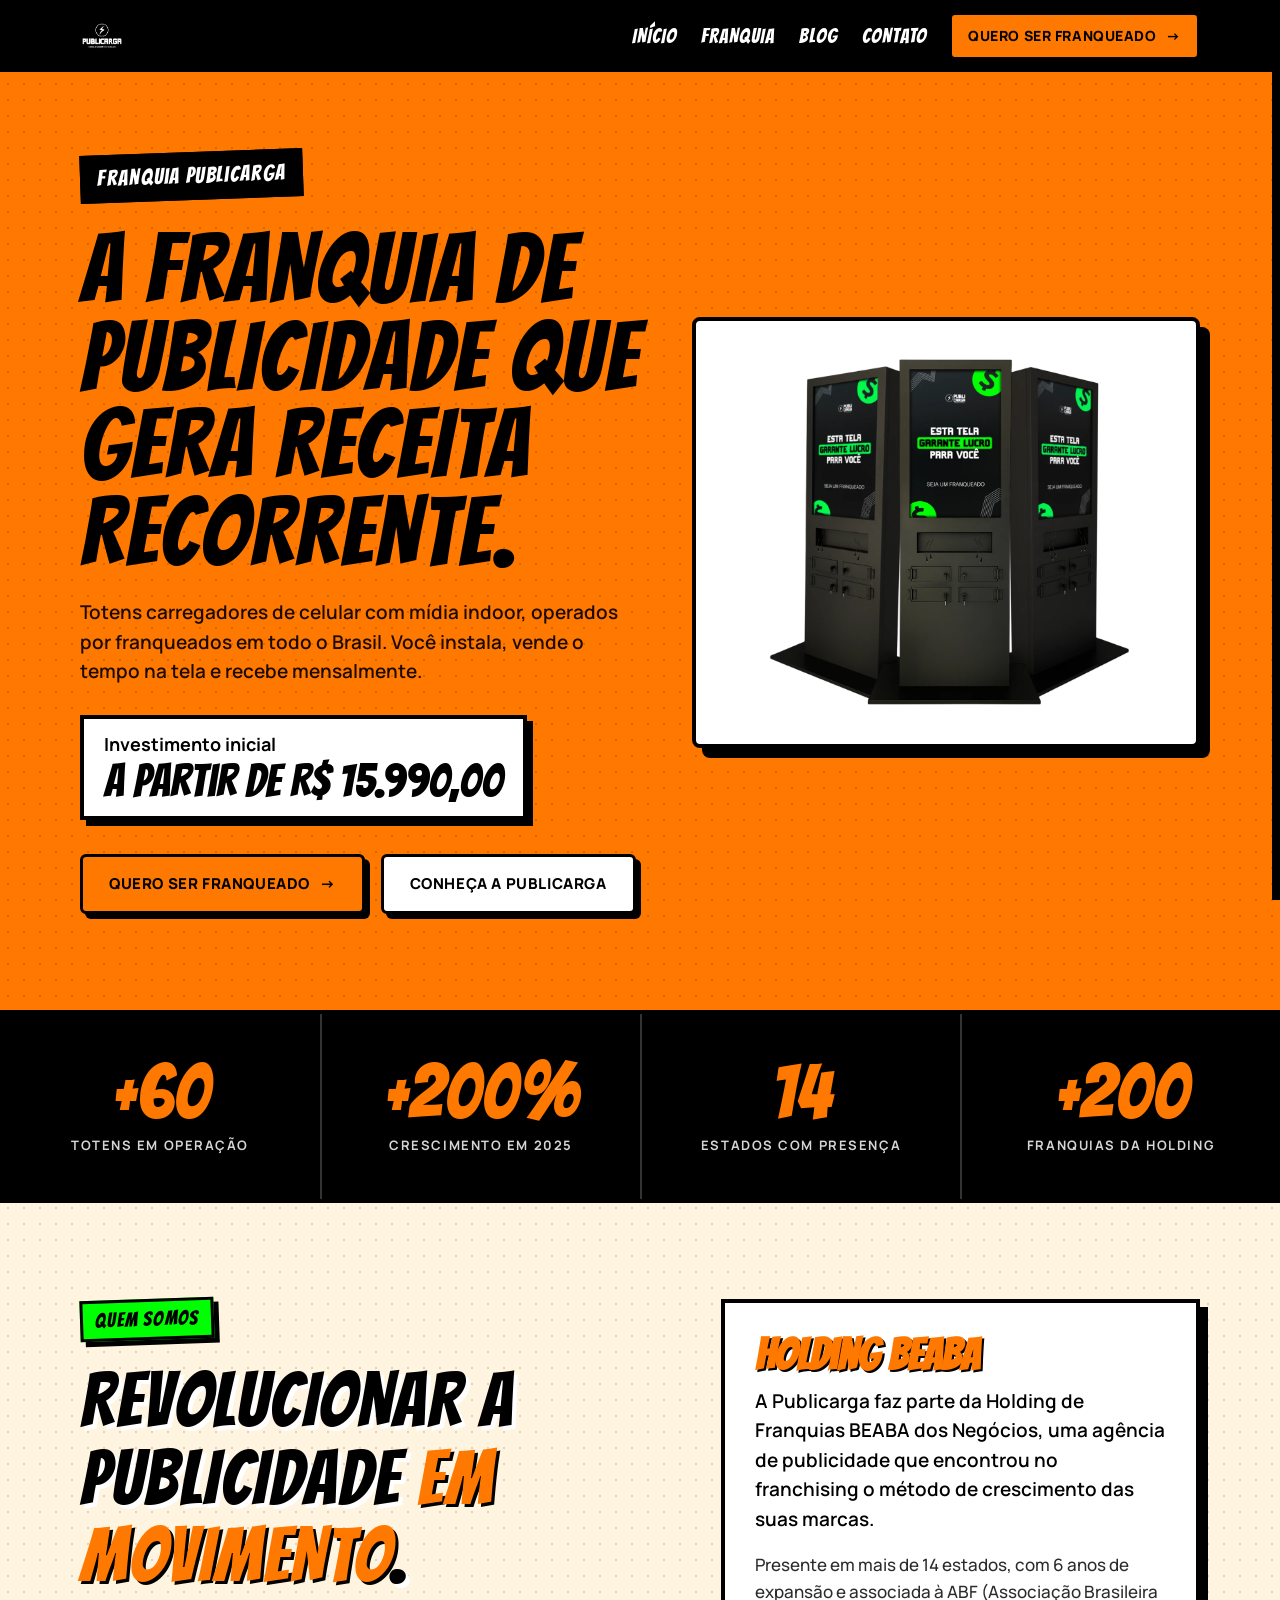
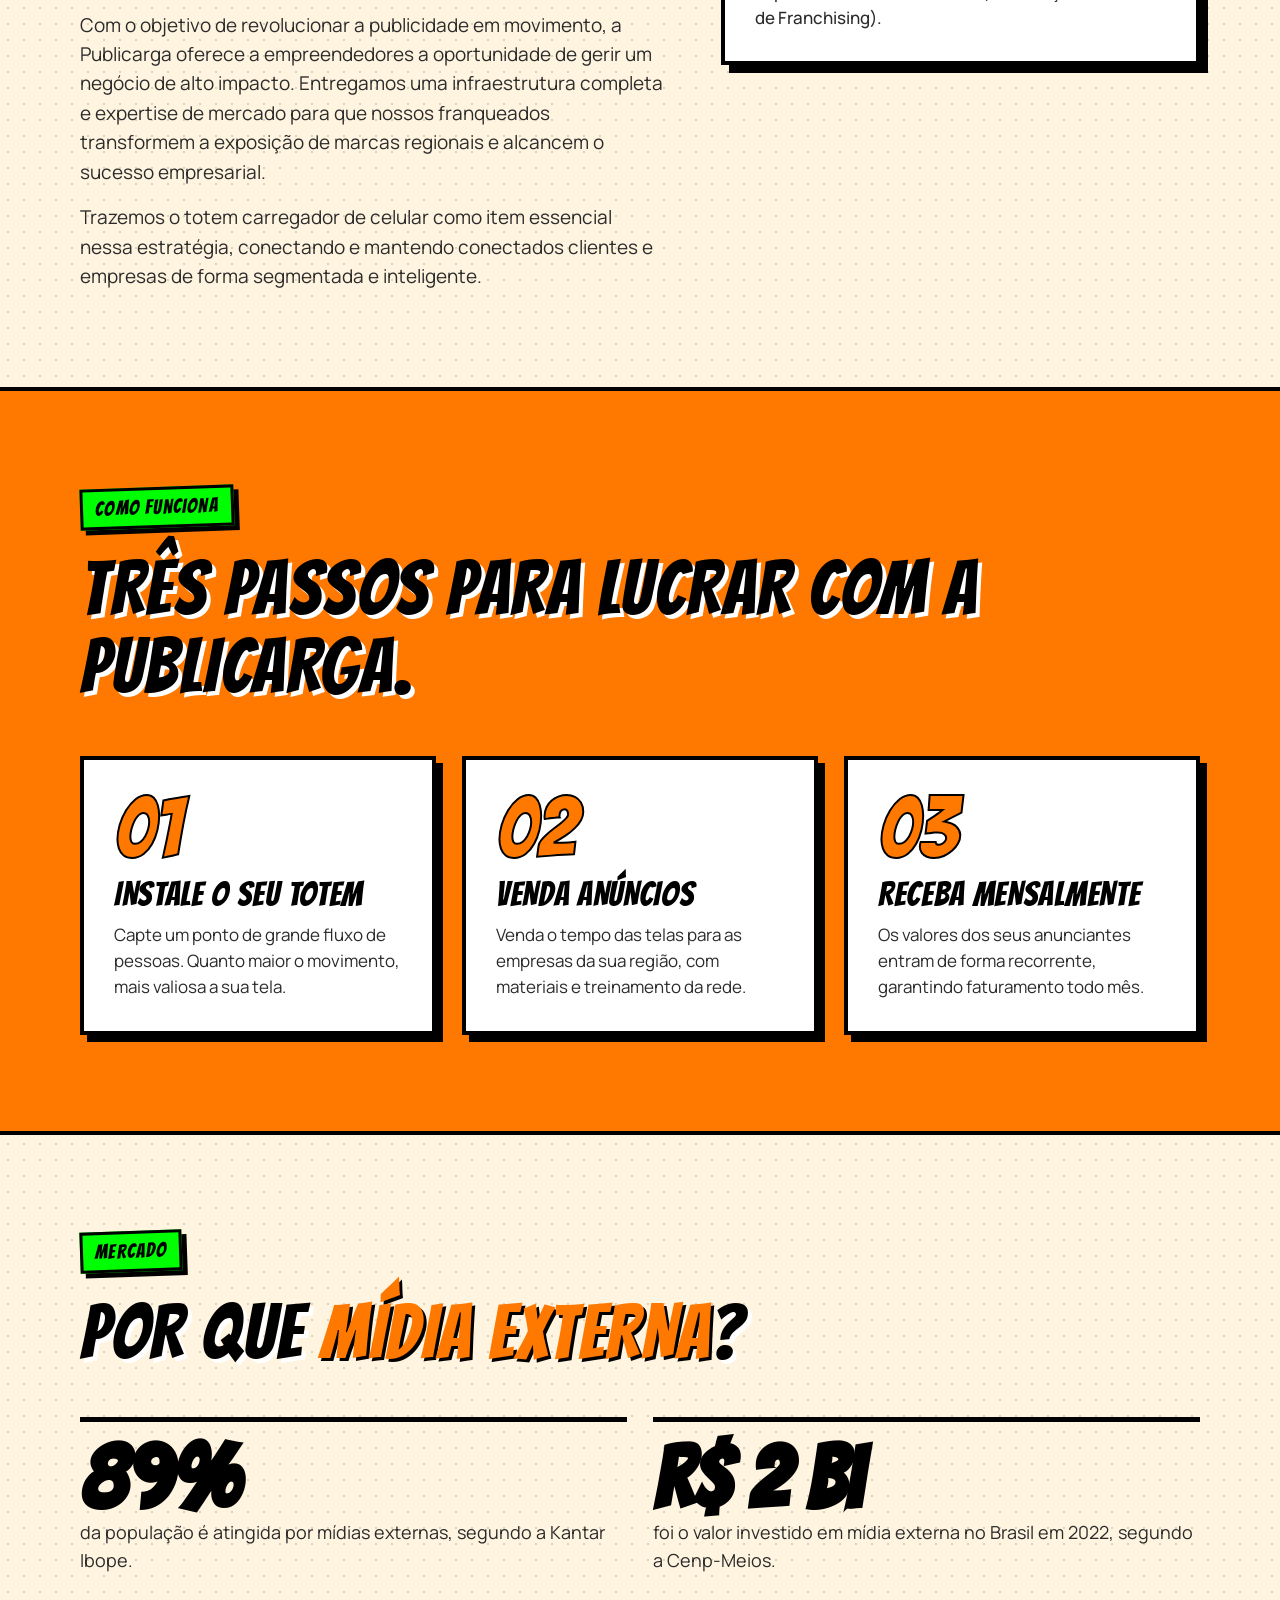
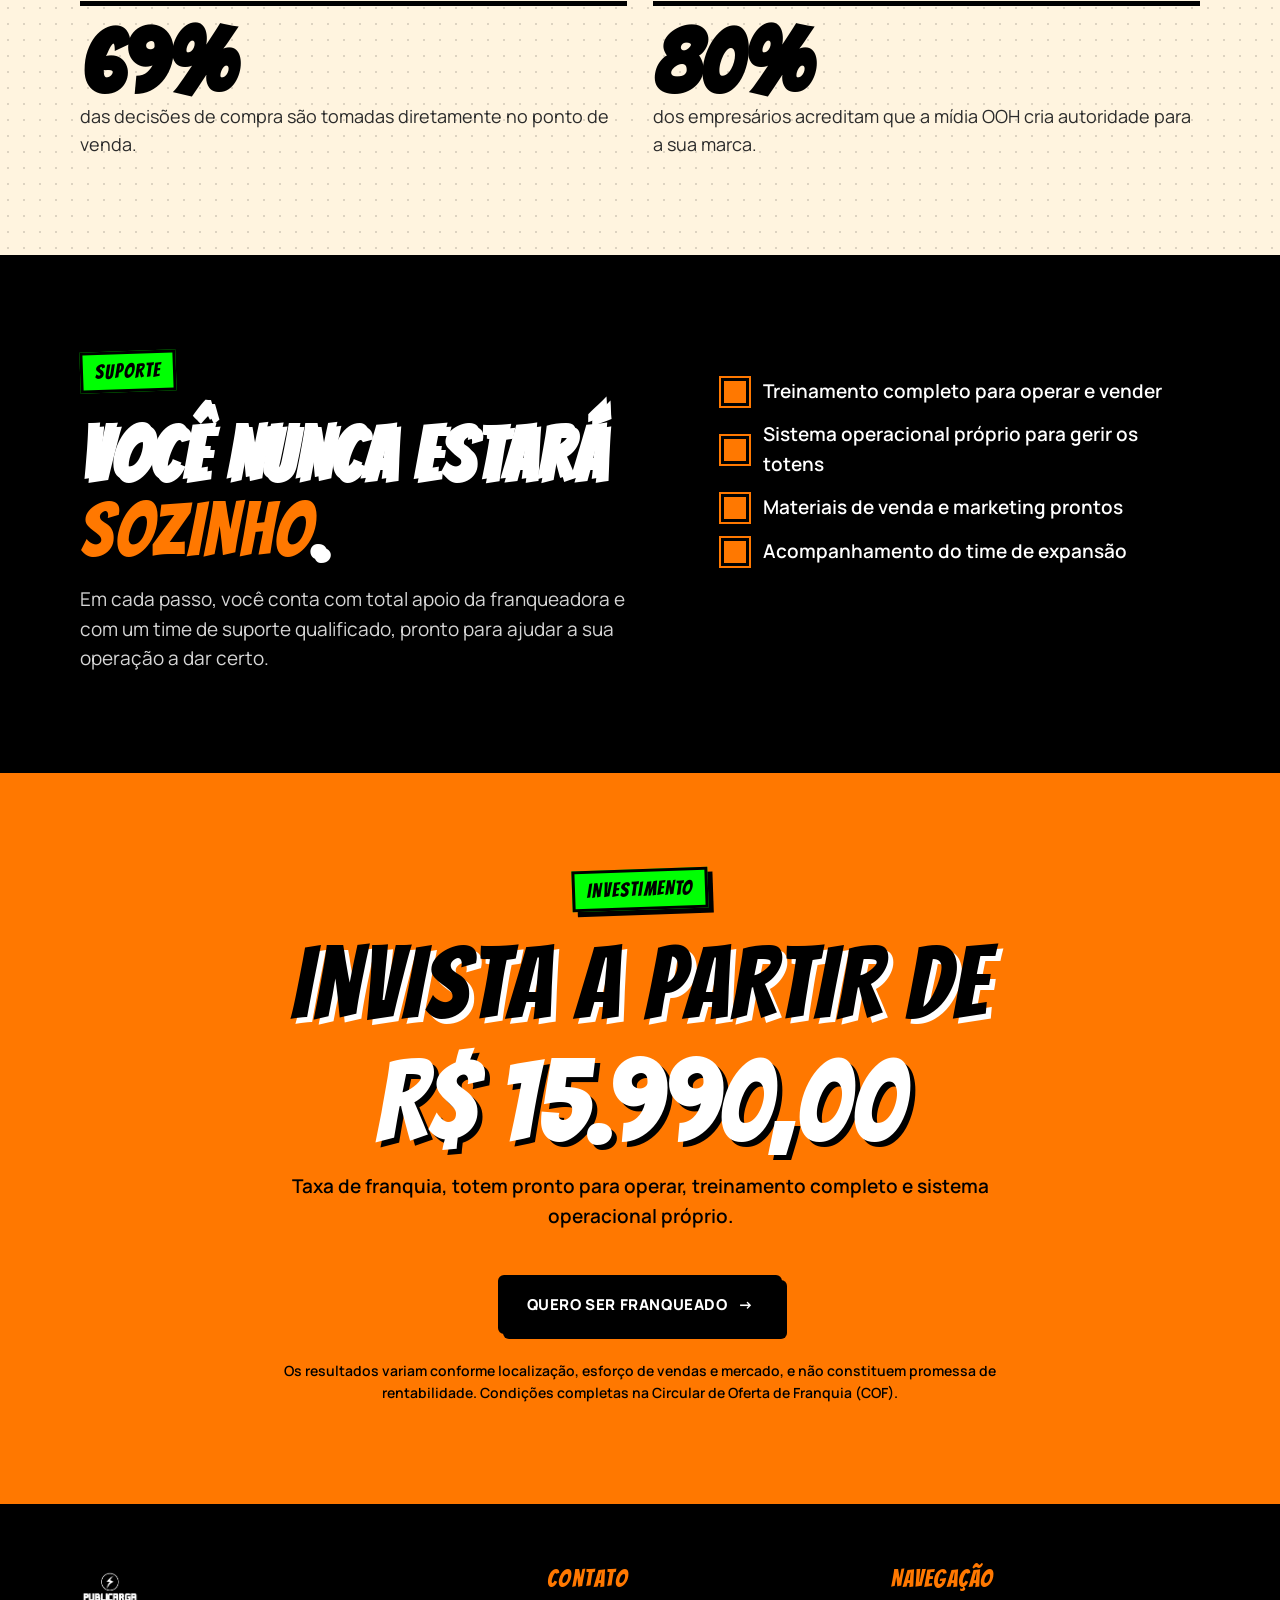
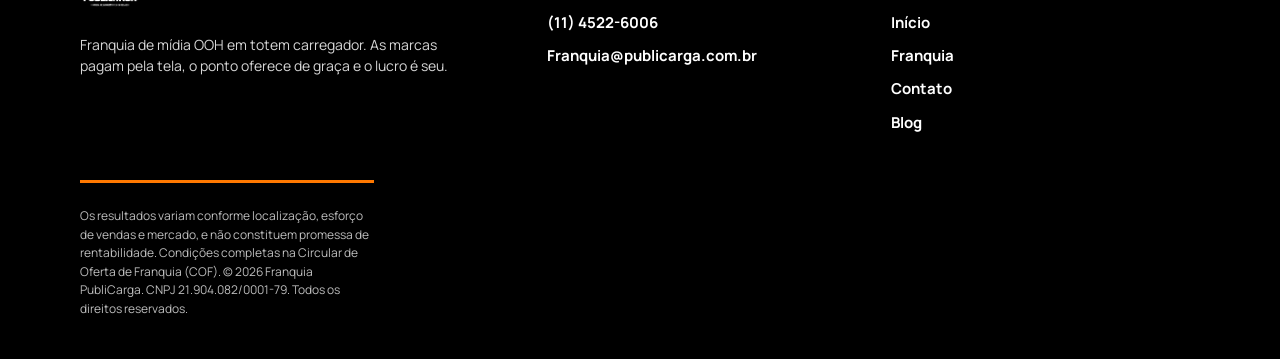
<file: site/index.html>
<!doctype html>
<html lang="pt-BR">
<head>
<meta charset="utf-8">
<meta name="viewport" content="width=device-width,initial-scale=1,viewport-fit=cover">
<title>Franquia Publicarga | Totens carregadores com mídia indoor</title>
<meta name="description" content="A Publicarga é uma franquia de mídia indoor em totens carregadores de celular. Franquia Publicarga, parte da holding BEABA dos Negócios.">
<meta name="robots" content="index, follow">
<meta property="og:locale" content="pt_BR">
<meta name="theme-color" content="#ff7800">
<link rel="icon" href="assets/mascote.png">
<link rel="preconnect" href="https://fonts.googleapis.com">
<link rel="preconnect" href="https://fonts.gstatic.com" crossorigin>
<link href="https://fonts.googleapis.com/css2?family=Bangers&family=Bricolage+Grotesque:opsz,wght@12..96,600;12..96,700;12..96,800&family=Manrope:wght@400;500;600;700;800&display=swap" rel="stylesheet">
<link rel="stylesheet" href="assets/quadrinhos.css">
<style>
  .h-hero{background:var(--brand);border-bottom:4px solid #000;padding:76px 0 96px;position:relative;overflow:hidden}
  .h-hero::before{content:"";position:absolute;inset:0;background:radial-gradient(#00000026 1.3px,transparent 1.5px) 0 0/16px 16px;pointer-events:none}
  .h-hero .wrap{position:relative;z-index:1}
  .h-hero-grid{display:grid;grid-template-columns:1.05fr .95fr;gap:50px;align-items:center}
  .h-hero h1{color:#000;font-size:clamp(54px,7.6vw,104px);line-height:.9}
  .h-hero .lead{color:#1d0b00;font-weight:600}
  .h-tag{display:inline-block;background:#000;color:#fff;font-family:var(--display);font-size:22px;letter-spacing:.06em;padding:4px 14px;border:3px solid #000;transform:rotate(-2deg);margin-bottom:26px}
  .h-price{display:inline-block;margin-top:28px;background:#fff;border:4px solid #000;box-shadow:6px 6px 0 #000;padding:12px 20px;font-weight:700;font-size:18px}
  .h-price b{display:block;font-family:var(--display);font-weight:400;font-size:46px;line-height:1;color:#000}
  .h-frame{background:#fff;border:4px solid #000;border-radius:8px;box-shadow:10px 10px 0 #000;padding:28px}
  .h-frame img{width:100%;height:auto}
  .h-stats{background:#000;color:#fff;border-bottom:4px solid #000}
  .h-stats .row{display:grid;grid-template-columns:repeat(4,1fr)}
  .h-stats .cell{padding:44px 26px;border-left:2px solid #333;text-align:center}
  .h-stats .cell:first-child{border-left:0}
  .h-stats .num{font-family:var(--display);font-size:clamp(54px,6vw,88px);line-height:.9;color:var(--brand)}
  .h-stats .lbl{font-size:13px;font-weight:700;letter-spacing:.12em;text-transform:uppercase;color:#d5d5d5;margin-top:8px}
  @media(max-width:900px){.h-stats .row{grid-template-columns:1fr 1fr}.h-stats .cell:nth-child(3){border-left:0}}
  .h-split{display:grid;grid-template-columns:1.1fr .9fr;gap:56px;align-items:start}
  .h-quote{background:#fff;border:4px solid #000;padding:30px;box-shadow:8px 8px 0 #000;font-weight:600;font-size:19px}
  .h-quote .big{font-family:var(--display);font-size:44px;line-height:1;color:var(--brand);text-shadow:2px 2px 0 #000;margin-bottom:10px;display:block}
  .h-orange{background:var(--brand);border-block:4px solid #000}
  .h-orange .eyebrow{color:#000}
  .h-orange .eyebrow::before{background:#000}
  .h-steps{display:grid;grid-template-columns:repeat(3,1fr);gap:26px;margin-top:50px}
  .h-step{background:#fff;border:4px solid #000;box-shadow:7px 7px 0 #000;padding:30px;position:relative}
  .h-step .n{font-family:var(--display);font-size:86px;line-height:.9;color:var(--brand);-webkit-text-stroke:2px #000}
  .h-step h3{font-size:34px;margin:10px 0 10px}
  .h-step p{color:#2b2b2b;font-size:17px}
  @media(max-width:900px){.h-steps{grid-template-columns:1fr}}
  .h-nums{display:grid;grid-template-columns:1fr 1fr;gap:26px;margin-top:46px}
  .h-num{border-top:5px solid #000;padding-top:18px}
  .h-num b{display:block;font-family:var(--display);font-size:88px;line-height:.9;color:#000}
  .h-num span{font-size:18px;color:#2b2b2b}
  .h-dark{background:#000;color:#fff;border-bottom:4px solid #000}
  .h-dark h2{color:#fff}
  .h-dark .lead{color:#d6d6d6}
  .h-check{list-style:none;padding:0;margin:26px 0 0;display:grid;gap:14px}
  .h-check li{display:flex;gap:14px;align-items:center;font-size:19px;font-weight:600;color:#fff}
  .h-check li::before{content:"";width:22px;height:22px;background:var(--brand);border:3px solid #000;box-shadow:0 0 0 2px var(--brand);flex:0 0 auto}
  .h-cta{background:var(--brand);text-align:center;padding:96px 0}
  .h-cta h2{font-size:clamp(56px,8vw,118px);color:#000;text-shadow:5px 5px 0 #fff}
  .h-cta .big-price{font-family:var(--display);font-size:clamp(60px,9vw,130px);color:#fff;text-shadow:5px 5px 0 #000;line-height:.95;display:block;margin:10px 0}
  .h-cta .legal{color:#000;margin-inline:auto;max-width:80ch}
  @media(max-width:900px){.h-hero-grid,.h-split{grid-template-columns:1fr;gap:34px}.h-nums{grid-template-columns:1fr}}
</style>
</head>
<body>
<header class="site"><div class="wrap nav">
<a href="/" class="brand" aria-label="Publicarga"><img src="assets/logo-branca.png" alt="Publicarga" style="height:44px;width:auto"></a>
<nav class="nav-links" aria-label="Principal"><a href="/">Início</a><a href="/franquia/">Franquia</a><a href="https://blog.publicarga.com.br">Blog</a><a href="/contato/">Contato</a></nav>
<div class="nav-cta"><a href="/franquia/" class="btn desk">Quero ser franqueado <span class="arw">→</span></a>
<button class="burger" id="burger" aria-label="Abrir menu" aria-expanded="false" aria-controls="drawer"><span></span></button></div>
</div></header>
<div class="scrim" id="scrim"></div>
<aside class="drawer" id="drawer" aria-hidden="true">
<button class="close" id="drawerClose" aria-label="Fechar menu">×</button>
<a href="/">Início</a><a href="/franquia/">Franquia</a><a href="https://blog.publicarga.com.br">Blog</a><a href="/contato/">Contato</a>
<a href="/franquia/" class="btn">Quero ser franqueado →</a>
</aside>

<section class="h-hero" id="top"><div class="wrap h-hero-grid">
  <div>
    <span class="h-tag">Franquia Publicarga</span>
    <h1>A franquia de publicidade que gera receita recorrente.</h1>
    <p class="lead" style="margin-top:22px;max-width:56ch">Totens carregadores de celular com mídia indoor, operados por franqueados em todo o Brasil. Você instala, vende o tempo na tela e recebe mensalmente.</p>
    <div class="h-price">Investimento inicial <b>a partir de R$ 15.990,00</b></div>
    <div class="hero-ctas" style="margin-top:34px;display:flex;flex-wrap:wrap;gap:16px">
      <a href="/franquia/" class="btn">Quero ser franqueado <span class="arw">→</span></a>
      <a href="#quem-somos" class="btn ghost">Conheça a Publicarga</a>
    </div>
  </div>
  <div class="h-frame"><img src="assets/totens.webp" alt="Totens carregadores Publicarga com telas de mídia indoor"></div>
</div></section>

<section class="h-stats"><div class="row">
  <div class="cell"><div class="num">+60</div><div class="lbl">Totens em operação</div></div>
  <div class="cell"><div class="num">+200%</div><div class="lbl">Crescimento em 2025</div></div>
  <div class="cell"><div class="num">14</div><div class="lbl">Estados com presença</div></div>
  <div class="cell"><div class="num">+200</div><div class="lbl">Franquias da holding</div></div>
</div></section>

<section class="section" id="quem-somos"><div class="wrap h-split">
  <div>
    <span class="eyebrow">Quem somos</span>
    <h2 class="big">Revolucionar a publicidade <span class="accent">em movimento</span>.</h2>
    <p class="lead">Com o objetivo de revolucionar a publicidade em movimento, a Publicarga oferece a empreendedores a oportunidade de gerir um negócio de alto impacto. Entregamos uma infraestrutura completa e expertise de mercado para que nossos franqueados transformem a exposição de marcas regionais e alcancem o sucesso empresarial.</p>
    <p class="lead">Trazemos o totem carregador de celular como item essencial nessa estratégia, conectando e mantendo conectados clientes e empresas de forma segmentada e inteligente.</p>
  </div>
  <aside class="h-quote">
    <span class="big">Holding BEABA</span>
    A Publicarga faz parte da Holding de Franquias BEABA dos Negócios, uma agência de publicidade que encontrou no franchising o método de crescimento das suas marcas.
    <p style="margin-top:18px;font-size:17px;font-weight:500;color:#2b2b2b">Presente em mais de 14 estados, com 6 anos de expansão e associada à ABF (Associação Brasileira de Franchising).</p>
  </aside>
</div></section>

<section class="section h-orange" id="como-funciona"><div class="wrap">
  <span class="eyebrow">Como funciona</span>
  <h2 class="big">Três passos para <span class="accent" style="color:#000;text-shadow:4px 4px 0 #fff">lucrar</span> com a Publicarga.</h2>
  <div class="h-steps">
    <article class="h-step"><div class="n">01</div><h3>Instale o seu totem</h3><p>Capte um ponto de grande fluxo de pessoas. Quanto maior o movimento, mais valiosa a sua tela.</p></article>
    <article class="h-step"><div class="n">02</div><h3>Venda anúncios</h3><p>Venda o tempo das telas para as empresas da sua região, com materiais e treinamento da rede.</p></article>
    <article class="h-step"><div class="n">03</div><h3>Receba mensalmente</h3><p>Os valores dos seus anunciantes entram de forma recorrente, garantindo faturamento todo mês.</p></article>
  </div>
</div></section>

<section class="section"><div class="wrap">
  <span class="eyebrow">Mercado</span>
  <h2 class="big">Por que <span class="accent">mídia externa</span>?</h2>
  <div class="h-nums">
    <div class="h-num"><b>89%</b><span>da população é atingida por mídias externas, segundo a Kantar Ibope.</span></div>
    <div class="h-num"><b>R$ 2 bi</b><span>foi o valor investido em mídia externa no Brasil em 2022, segundo a Cenp-Meios.</span></div>
    <div class="h-num"><b>69%</b><span>das decisões de compra são tomadas diretamente no ponto de venda.</span></div>
    <div class="h-num"><b>80%</b><span>dos empresários acreditam que a mídia OOH cria autoridade para a sua marca.</span></div>
  </div>
</div></section>

<section class="section h-dark"><div class="wrap h-split">
  <div>
    <span class="eyebrow">Suporte</span>
    <h2 class="big">Você nunca estará <span class="accent">sozinho</span>.</h2>
    <p class="lead">Em cada passo, você conta com total apoio da franqueadora e com um time de suporte qualificado, pronto para ajudar a sua operação a dar certo.</p>
  </div>
  <ul class="h-check">
    <li>Treinamento completo para operar e vender</li>
    <li>Sistema operacional próprio para gerir os totens</li>
    <li>Materiais de venda e marketing prontos</li>
    <li>Acompanhamento do time de expansão</li>
  </ul>
</div></section>

<section class="h-cta"><div class="wrap center">
  <span class="eyebrow">Investimento</span>
  <h2>Invista a partir de</h2>
  <span class="big-price">R$ 15.990,00</span>
  <p class="lead" style="color:#000;font-weight:600">Taxa de franquia, totem pronto para operar, treinamento completo e sistema operacional próprio.</p>
  <div class="sec-cta"><a href="/franquia/" class="btn" style="background:#000;color:#fff;border-color:#000">Quero ser franqueado <span class="arw">→</span></a></div>
  <p class="legal" style="margin-top:26px;font-size:14px">Os resultados variam conforme localização, esforço de vendas e mercado, e não constituem promessa de rentabilidade. Condições completas na Circular de Oferta de Franquia (COF).</p>
</div></section>
<footer class="site"><div class="wrap">
<div class="fgrid">
<div><div class="brand"><img src="assets/logo-branca.png" alt="Publicarga" style="height:60px;width:auto"></div>
<p>Franquia de mídia OOH em totem carregador. As marcas pagam pela tela, o ponto oferece de graça e o lucro é seu.</p></div>
<div class="col"><h5>Contato</h5>
<a href="tel:+551145226006">(11) 4522-6006</a>
<a href="mailto:Franquia@publicarga.com.br">Franquia@publicarga.com.br</a></div>
<div class="col"><h5>Navegação</h5>
<a href="/">Início</a><a href="/franquia/">Franquia</a><a href="/contato/">Contato</a><a href="https://blog.publicarga.com.br">Blog</a></div>
</div>
<p class="flegal">Os resultados variam conforme localização, esforço de vendas e mercado, e não constituem promessa de rentabilidade. Condições completas na Circular de Oferta de Franquia (COF). © 2026 Franquia PubliCarga. CNPJ 21.904.082/0001-79. Todos os direitos reservados.</p>
</div></footer>
<script src="assets/site.js"></script>
</body>
</html>
</file>
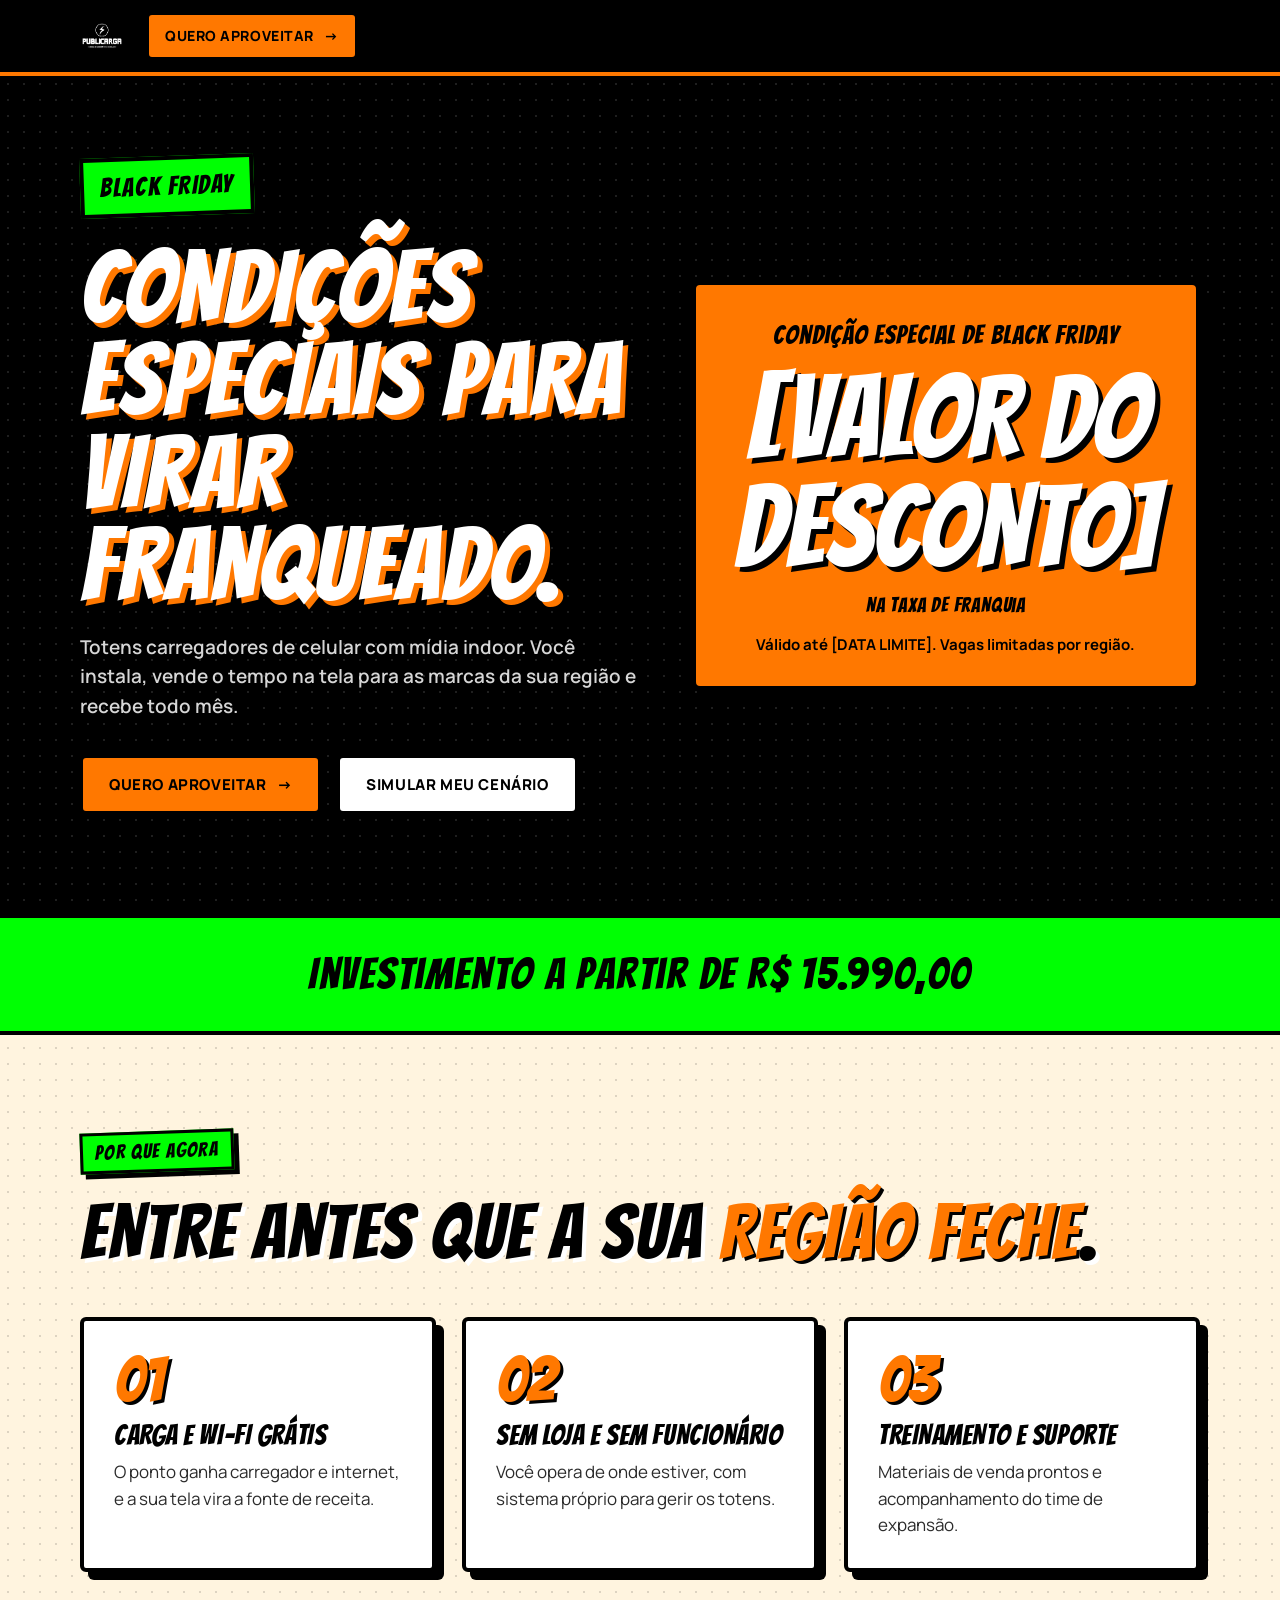
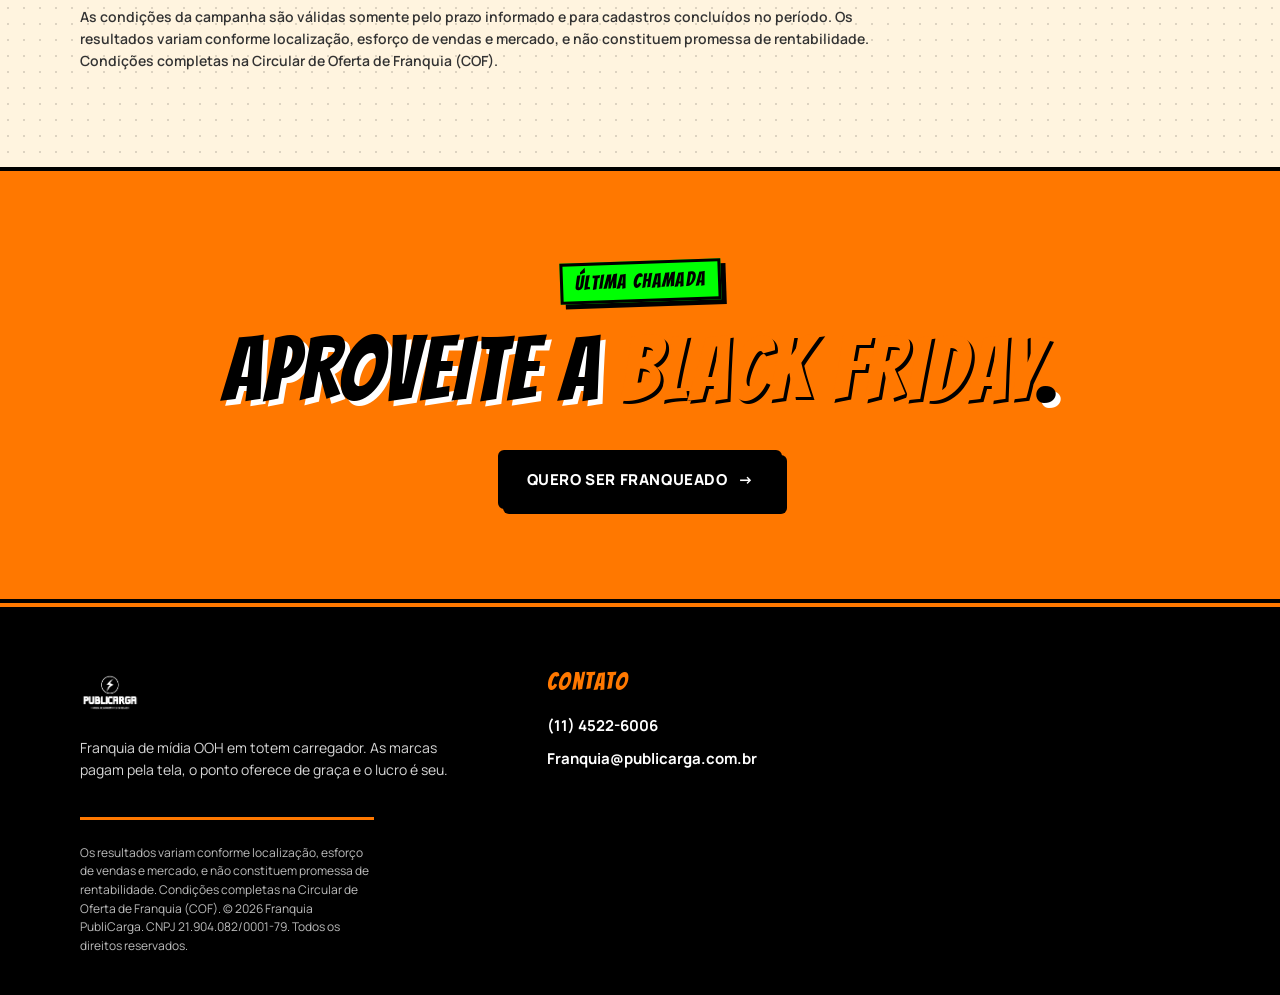
<file: site/black-friday/index.html>
<!doctype html>
<html lang="pt-BR">
<head>
<meta charset="utf-8">
<meta name="viewport" content="width=device-width,initial-scale=1,viewport-fit=cover">
<title>Black Friday Publicarga | Condições especiais para franquia</title>
<meta name="description" content="Condições especiais de Black Friday para a franquia Publicarga, com totens carregadores e mídia indoor.">
<meta name="robots" content="noindex, nofollow">
<meta property="og:locale" content="pt_BR">
<meta name="theme-color" content="#000000">
<link rel="icon" href="assets/mascote.png">
<link rel="preconnect" href="https://fonts.googleapis.com">
<link rel="preconnect" href="https://fonts.gstatic.com" crossorigin>
<link href="https://fonts.googleapis.com/css2?family=Bangers&family=Bricolage+Grotesque:opsz,wght@12..96,600;12..96,700;12..96,800&family=Manrope:wght@400;500;600;700;800&display=swap" rel="stylesheet">
<link rel="stylesheet" href="assets/quadrinhos.css">
<style>
  .bf-hero{background:#000;border-bottom:4px solid #000;padding:80px 0 96px;position:relative;overflow:hidden}
  .bf-hero::before{content:"";position:absolute;inset:0;background:radial-gradient(#ffffff1f 1.3px,transparent 1.5px) 0 0/16px 16px;pointer-events:none}
  .bf-hero .wrap{position:relative;z-index:1}
  .bf-hero-grid{display:grid;grid-template-columns:1.05fr .95fr;gap:50px;align-items:center}
  .bf-hero h1{color:#fff;font-size:clamp(56px,8vw,112px);line-height:.9;text-shadow:5px 5px 0 var(--brand)}
  .bf-hero .lead{color:#d6d6d6;font-weight:600}
  .bf-stamp{display:inline-block;background:var(--volt);color:#000;font-family:var(--display);font-size:26px;letter-spacing:.06em;padding:6px 16px;border:4px solid #000;box-shadow:5px 5px 0 #000;transform:rotate(-2deg);margin-bottom:26px}
  .bf-deal{background:var(--brand);border:4px solid #000;border-radius:8px;box-shadow:10px 10px 0 #000;padding:30px;text-align:center}
  .bf-deal p{font-family:var(--display);font-size:26px;letter-spacing:.04em;color:#000;margin:0}
  .bf-deal b{display:block;font-family:var(--display);font-weight:400;font-size:clamp(70px,9vw,120px);line-height:.95;color:#fff;text-shadow:5px 5px 0 #000;margin:8px 0}
  .bf-deal small{display:block;font-size:15px;font-weight:700;color:#000;margin-top:12px}
  .bf-strip{background:var(--volt);border-block:4px solid #000;padding:22px 0;text-align:center}
  .bf-strip p{margin:0;font-family:var(--display);font-size:clamp(28px,4vw,44px);letter-spacing:.04em;color:#000}
  .bf-cards{display:grid;grid-template-columns:repeat(3,1fr);gap:26px;margin-top:46px}
  .bf-card{background:#fff;border:4px solid #000;border-radius:6px;box-shadow:8px 8px 0 #000;padding:30px}
  .bf-card .n{font-family:var(--display);font-size:64px;line-height:.9;color:var(--brand);text-shadow:3px 3px 0 #000}
  .bf-card h3{font-size:28px;margin:12px 0 10px}
  .bf-card p{color:#2b2b2b;font-size:17px}
  .bf-end{background:var(--brand);border-block:4px solid #000;text-align:center;padding:90px 0}
  .bf-end h2{font-size:clamp(52px,7vw,104px);color:#000;text-shadow:5px 5px 0 #fff}
  .bf-end .legal{color:#000;margin-inline:auto;max-width:80ch;margin-top:26px;font-size:14px}
  @media(max-width:900px){.bf-hero-grid{grid-template-columns:1fr;gap:34px}.bf-cards{grid-template-columns:1fr}}
</style>
</head>
<body>
<header class="site"><div class="wrap nav">
<a href="https://www.publicarga.com.br/franquia/" class="brand" aria-label="Publicarga"><img src="assets/logo-branca.png" alt="Publicarga" style="height:44px;width:auto"></a>
<div class="nav-cta"><a href="https://www.publicarga.com.br/franquia/#form" class="btn">Quero aproveitar <span class="arw">→</span></a></div>
</div></header>

<section class="bf-hero"><div class="wrap bf-hero-grid">
  <div>
    <span class="bf-stamp">BLACK FRIDAY</span>
    <h1>Condições especiais para virar franqueado.</h1>
    <p class="lead" style="margin-top:22px;max-width:56ch">Totens carregadores de celular com mídia indoor. Você instala, vende o tempo na tela para as marcas da sua região e recebe todo mês.</p>
    <div class="hero-ctas" style="margin-top:34px;display:flex;flex-wrap:wrap;gap:16px">
      <a href="https://www.publicarga.com.br/franquia/#form" class="btn">Quero aproveitar <span class="arw">→</span></a>
      <a href="https://www.publicarga.com.br/simulador/" class="btn ghost">Simular meu cenário</a>
    </div>
  </div>
  <div class="bf-deal">
    <p>Condição especial de Black Friday</p>
    <b>[VALOR DO DESCONTO]</b>
    <p style="font-size:20px">na taxa de franquia</p>
    <small>Válido até [DATA LIMITE]. Vagas limitadas por região.</small>
  </div>
</div></section>

<section class="bf-strip"><div class="wrap"><p>Investimento a partir de R$ 15.990,00</p></div></section>

<section class="section"><div class="wrap">
  <span class="eyebrow">Por que agora</span>
  <h2 class="big">Entre antes que a sua <span class="accent">região feche</span>.</h2>
  <div class="bf-cards">
    <article class="bf-card"><div class="n">01</div><h3>Carga e Wi-Fi grátis</h3><p>O ponto ganha carregador e internet, e a sua tela vira a fonte de receita.</p></article>
    <article class="bf-card"><div class="n">02</div><h3>Sem loja e sem funcionário</h3><p>Você opera de onde estiver, com sistema próprio para gerir os totens.</p></article>
    <article class="bf-card"><div class="n">03</div><h3>Treinamento e suporte</h3><p>Materiais de venda prontos e acompanhamento do time de expansão.</p></article>
  </div>
  <p class="legal" style="margin-top:34px;font-size:14px;max-width:90ch">As condições da campanha são válidas somente pelo prazo informado e para cadastros concluídos no período. Os resultados variam conforme localização, esforço de vendas e mercado, e não constituem promessa de rentabilidade. Condições completas na Circular de Oferta de Franquia (COF).</p>
</div></section>

<section class="bf-end"><div class="wrap">
  <span class="eyebrow">Última chamada</span>
  <h2>Aproveite a <span class="accent">Black Friday</span>.</h2>
  <div class="sec-cta" style="margin-top:34px"><a href="https://www.publicarga.com.br/franquia/#form" class="btn" style="background:#000;color:#fff;border-color:#000">Quero ser franqueado <span class="arw">→</span></a></div>
</div></section>

<footer class="site"><div class="wrap">
<div class="fgrid">
<div><div class="brand"><img src="assets/logo-branca.png" alt="Publicarga" style="height:60px;width:auto"></div>
<p>Franquia de mídia OOH em totem carregador. As marcas pagam pela tela, o ponto oferece de graça e o lucro é seu.</p></div>
<div class="col"><h5>Contato</h5>
<a href="tel:+551145226006">(11) 4522-6006</a>
<a href="mailto:Franquia@publicarga.com.br">Franquia@publicarga.com.br</a></div>
</div>
<p class="flegal">Os resultados variam conforme localização, esforço de vendas e mercado, e não constituem promessa de rentabilidade. Condições completas na Circular de Oferta de Franquia (COF). © 2026 Franquia PubliCarga. CNPJ 21.904.082/0001-79. Todos os direitos reservados.</p>
</div></footer>
</body>
</html>
</file>
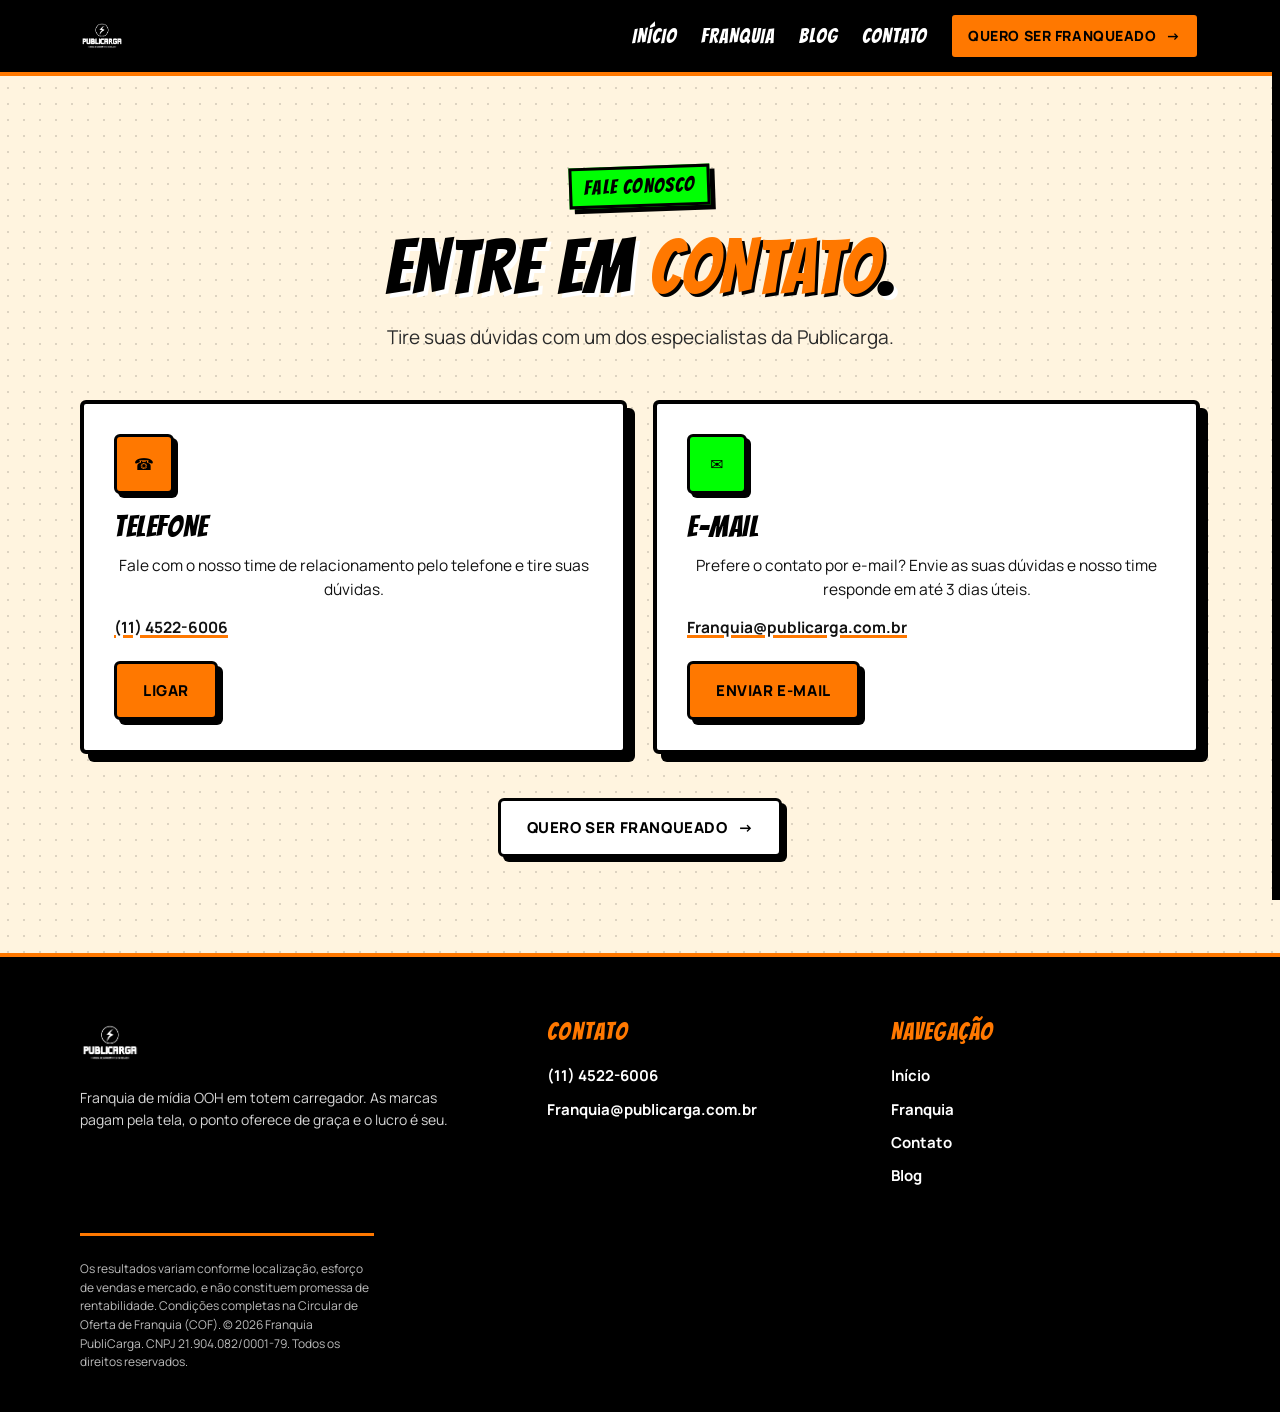
<file: site/contato/index.html>
<!doctype html>
<html lang="pt-BR">
<head>
<meta charset="utf-8">
<meta name="viewport" content="width=device-width,initial-scale=1,viewport-fit=cover">
<title>Contato | Franquia Publicarga</title>
<meta name="description" content="Fale com a Publicarga pelo telefone (11) 4522-6006 ou pelo e-mail Franquia@publicarga.com.br.">
<meta name="robots" content="index, follow">
<meta property="og:title" content="Contato | Franquia Publicarga">
<meta property="og:description" content="Fale com a Publicarga pelo telefone (11) 4522-6006 ou pelo e-mail Franquia@publicarga.com.br.">
<meta property="og:locale" content="pt_BR">
<meta name="theme-color" content="#000000">
<link rel="icon" href="../assets/mascote.png">
<link rel="preconnect" href="https://fonts.googleapis.com">
<link rel="preconnect" href="https://fonts.gstatic.com" crossorigin>
<link href="https://fonts.googleapis.com/css2?family=Bangers&family=Bricolage+Grotesque:opsz,wght@12..96,600;12..96,700;12..96,800&family=Manrope:wght@400;500;600;700;800&display=swap" rel="stylesheet">
<link rel="stylesheet" href="../assets/quadrinhos.css">
</head>
<body>
<header class="site"><div class="wrap nav">
<a href="/" class="brand" aria-label="Publicarga"><img src="../assets/logo-branca.png" alt="Publicarga" style="height:44px;width:auto"></a>
<nav class="nav-links" aria-label="Principal"><a href="/">Início</a><a href="/franquia/">Franquia</a><a href="https://blog.publicarga.com.br">Blog</a><a href="/contato/">Contato</a></nav>
<div class="nav-cta"><a href="/franquia/" class="btn desk">Quero ser franqueado <span class="arw">→</span></a>
<button class="burger" id="burger" aria-label="Abrir menu" aria-expanded="false" aria-controls="drawer"><span></span></button></div>
</div></header>
<div class="scrim" id="scrim"></div>
<aside class="drawer" id="drawer" aria-hidden="true">
<button class="close" id="drawerClose" aria-label="Fechar menu">×</button>
<a href="/">Início</a><a href="/franquia/">Franquia</a><a href="https://blog.publicarga.com.br">Blog</a><a href="/contato/">Contato</a>
<a href="/franquia/" class="btn">Quero ser franqueado →</a>
</aside>

<section class="section page-hero"><div class="wrap center">
  <span class="eyebrow">Fale conosco</span>
  <h2 class="big">Entre em <span class="accent">contato</span>.</h2>
  <p class="lead">Tire suas dúvidas com um dos especialistas da Publicarga.</p>
  <div class="cards cols-2">
    <article class="card brand"><div class="ic">☎</div><h3>Telefone</h3>
      <p>Fale com o nosso time de relacionamento pelo telefone e tire suas dúvidas.</p>
      <p class="contact-list"><a href="tel:+551145226006">(11) 4522-6006</a></p>
      <a href="tel:+551145226006" class="btn" style="margin-top:22px">Ligar</a></article>
    <article class="card"><div class="ic">✉</div><h3>E-mail</h3>
      <p>Prefere o contato por e-mail? Envie as suas dúvidas e nosso time responde em até 3 dias úteis.</p>
      <p class="contact-list"><a href="mailto:Franquia@publicarga.com.br">Franquia@publicarga.com.br</a></p>
      <a href="mailto:Franquia@publicarga.com.br" class="btn" style="margin-top:22px">Enviar e-mail</a></article>
  </div>
  <div class="sec-cta"><a href="/franquia/" class="btn ghost">Quero ser franqueado <span class="arw">→</span></a></div>
</div></section>
<footer class="site"><div class="wrap">
<div class="fgrid">
<div><div class="brand"><img src="../assets/logo-branca.png" alt="Publicarga" style="height:60px;width:auto"></div>
<p>Franquia de mídia OOH em totem carregador. As marcas pagam pela tela, o ponto oferece de graça e o lucro é seu.</p></div>
<div class="col"><h5>Contato</h5>
<a href="tel:+551145226006">(11) 4522-6006</a>
<a href="mailto:Franquia@publicarga.com.br">Franquia@publicarga.com.br</a></div>
<div class="col"><h5>Navegação</h5>
<a href="/">Início</a><a href="/franquia/">Franquia</a><a href="/contato/">Contato</a><a href="https://blog.publicarga.com.br">Blog</a></div>
</div>
<p class="flegal">Os resultados variam conforme localização, esforço de vendas e mercado, e não constituem promessa de rentabilidade. Condições completas na Circular de Oferta de Franquia (COF). © 2026 Franquia PubliCarga. CNPJ 21.904.082/0001-79. Todos os direitos reservados.</p>
</div></footer>
<script src="../assets/site.js"></script>
</body>
</html>
</file>
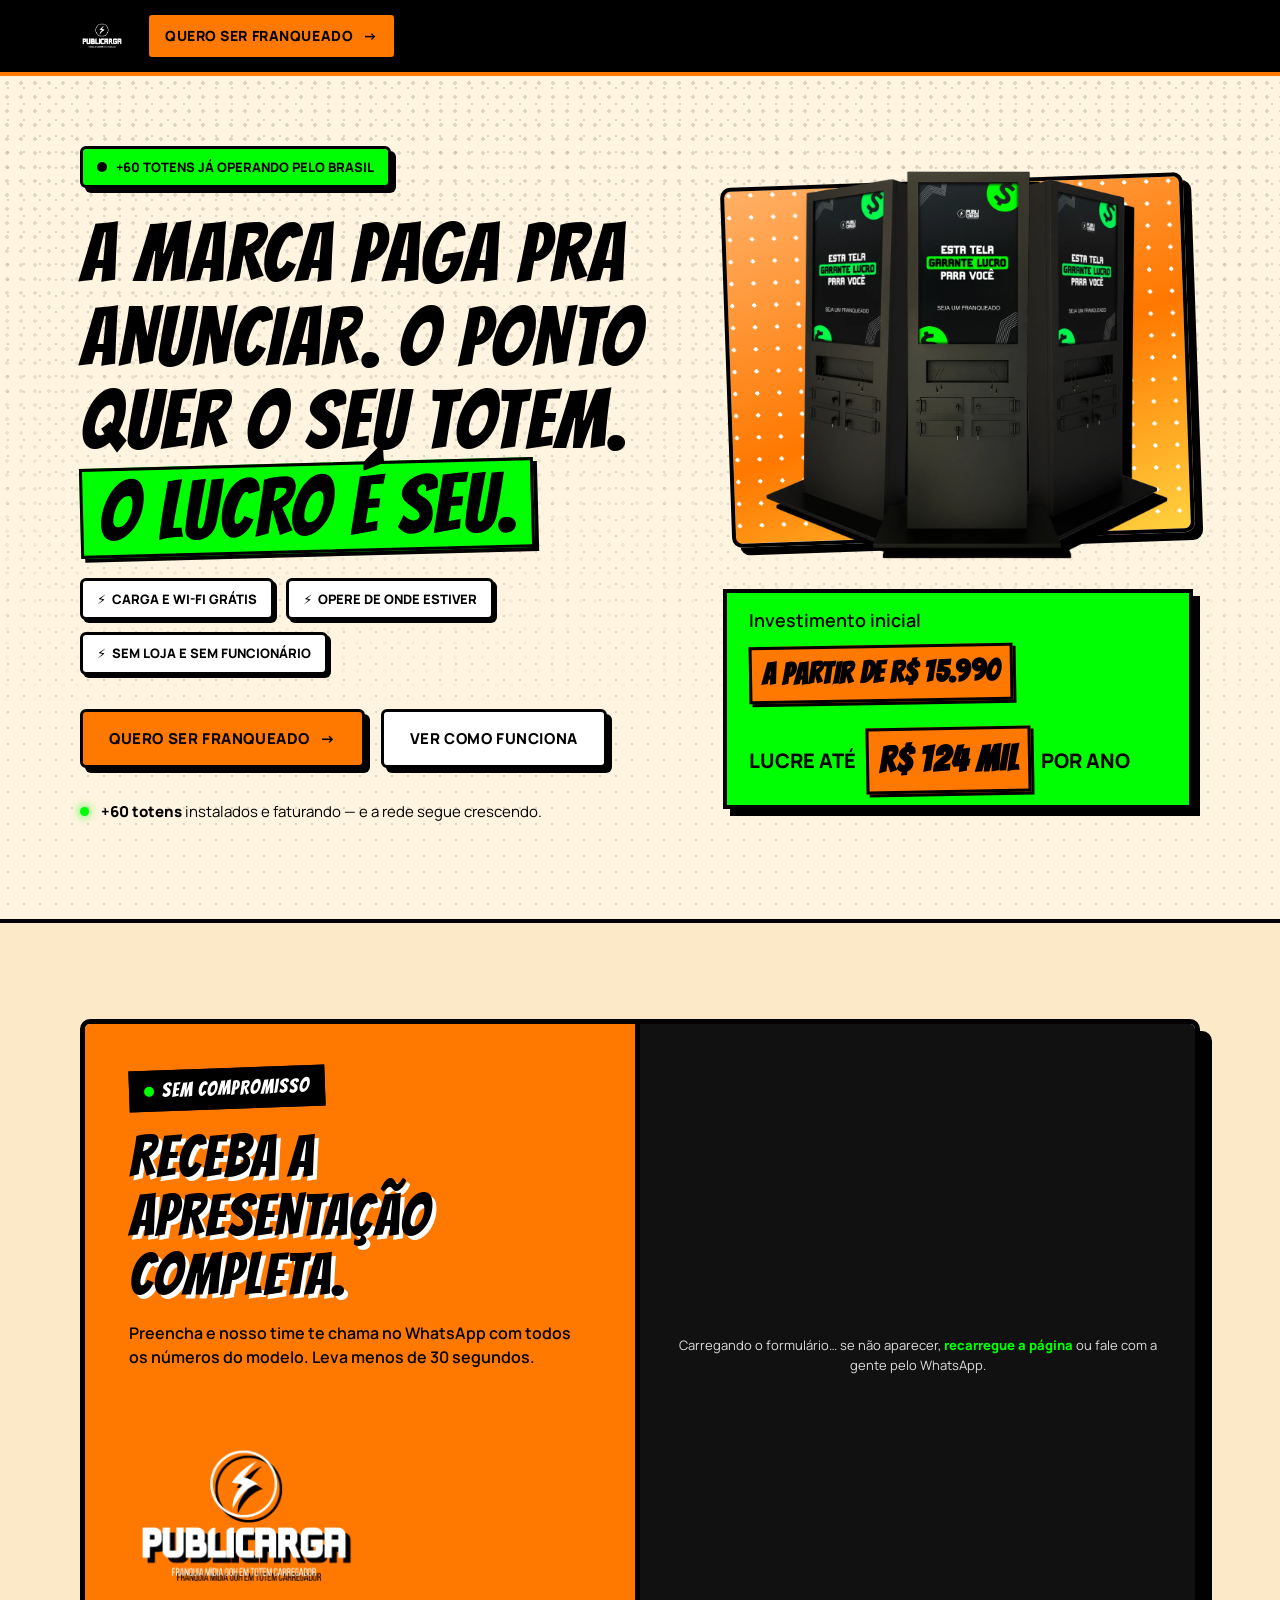
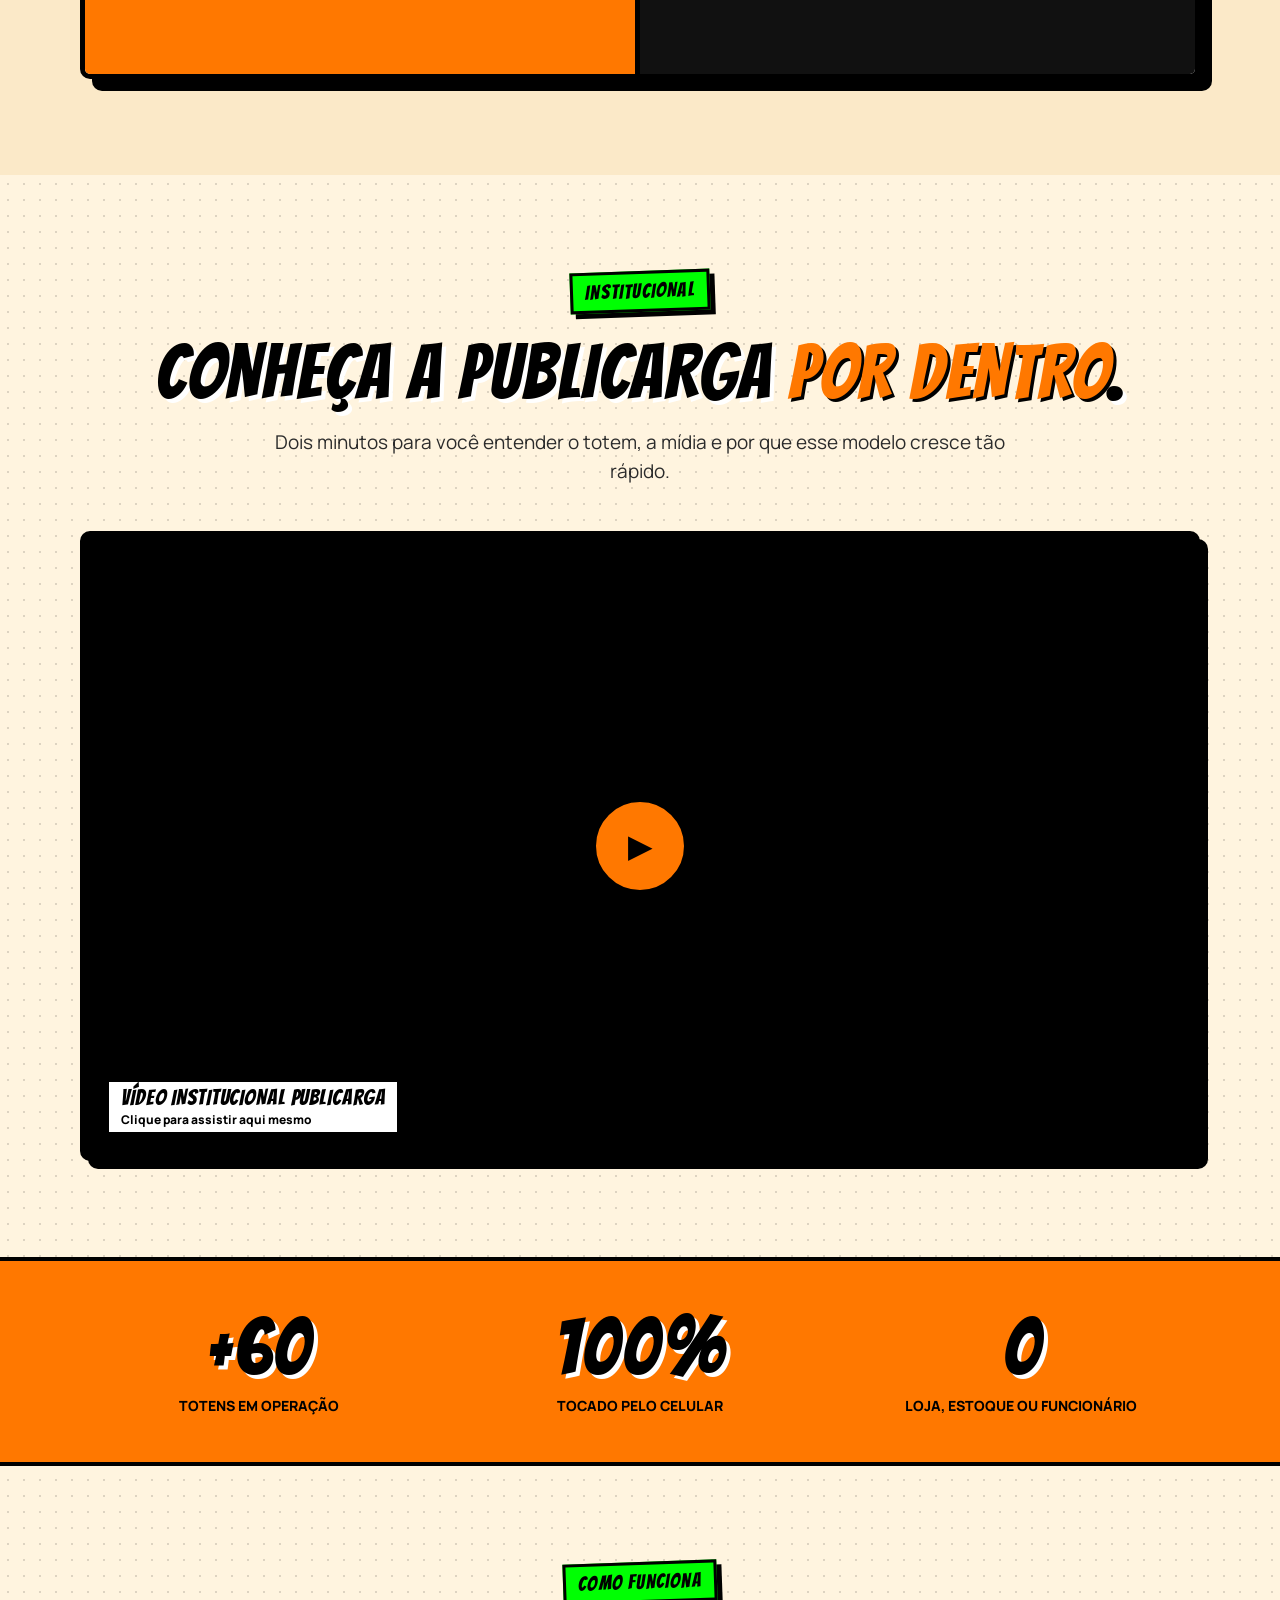
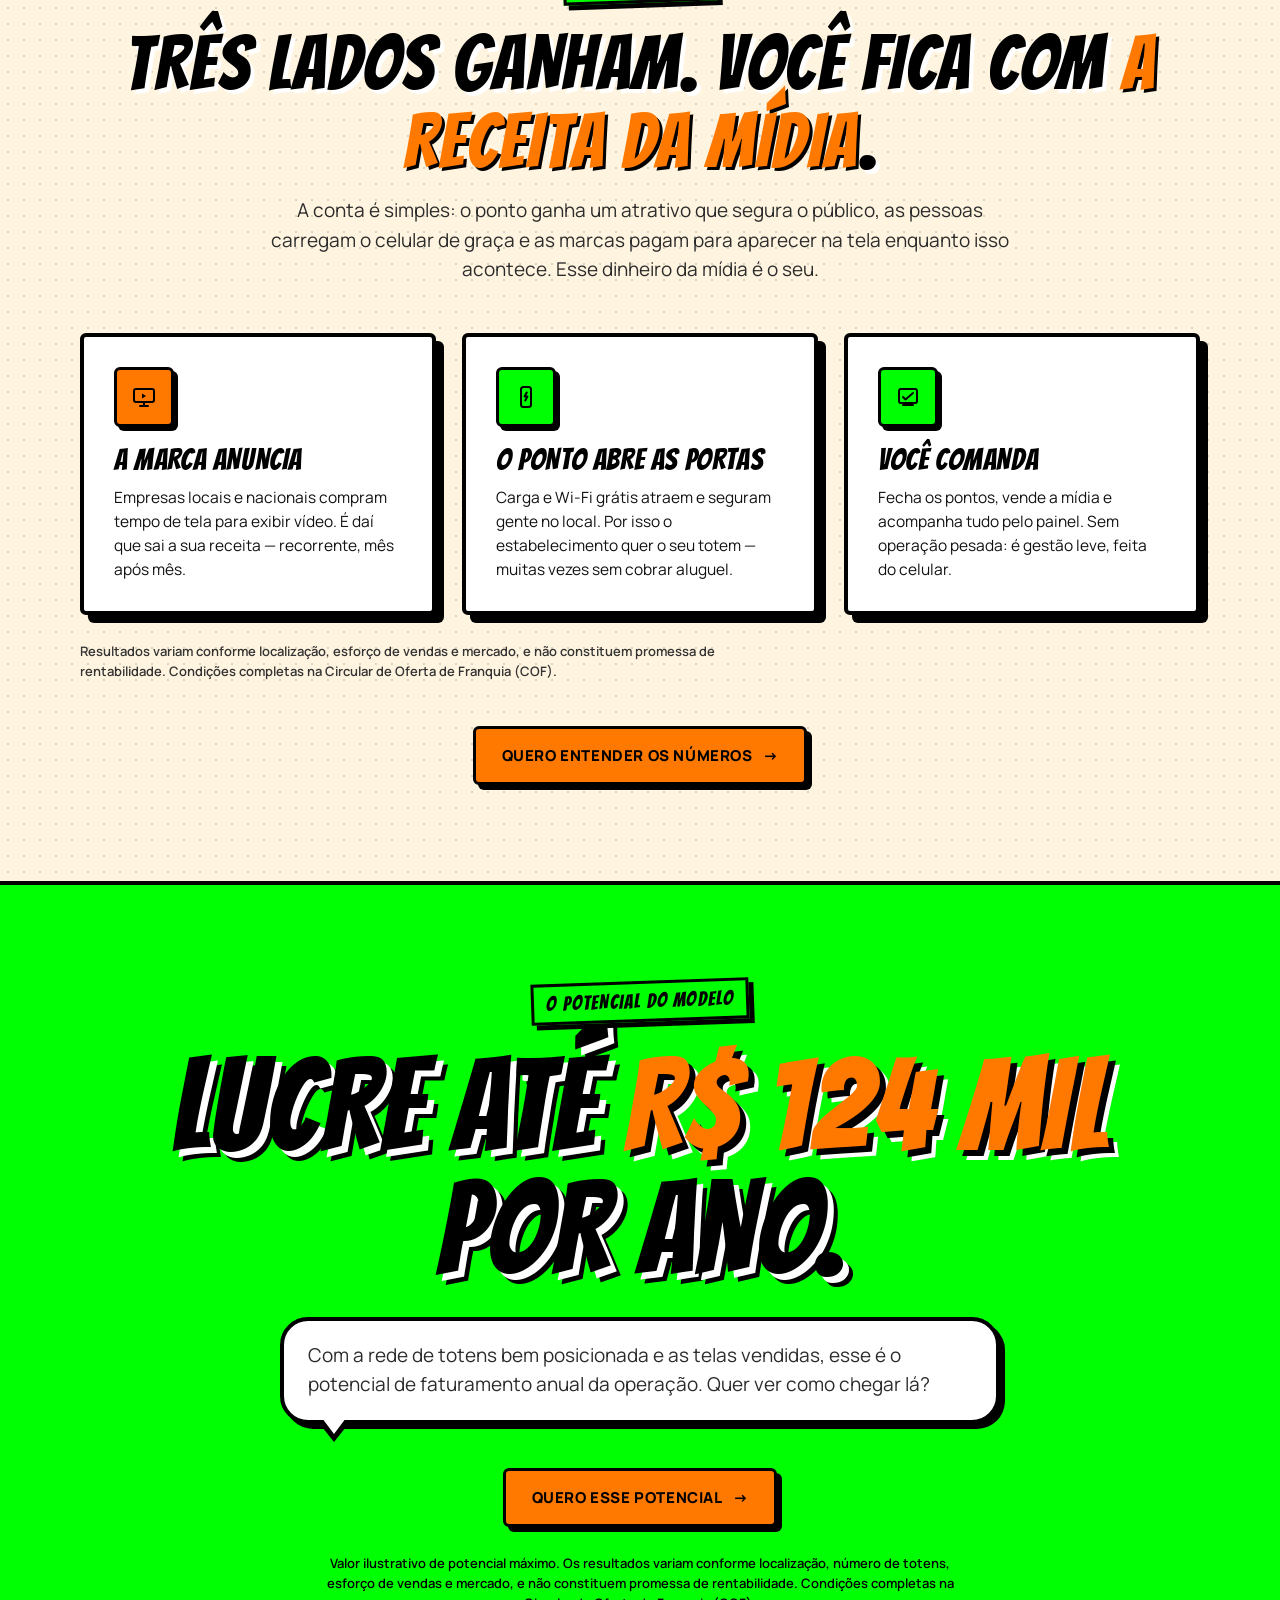
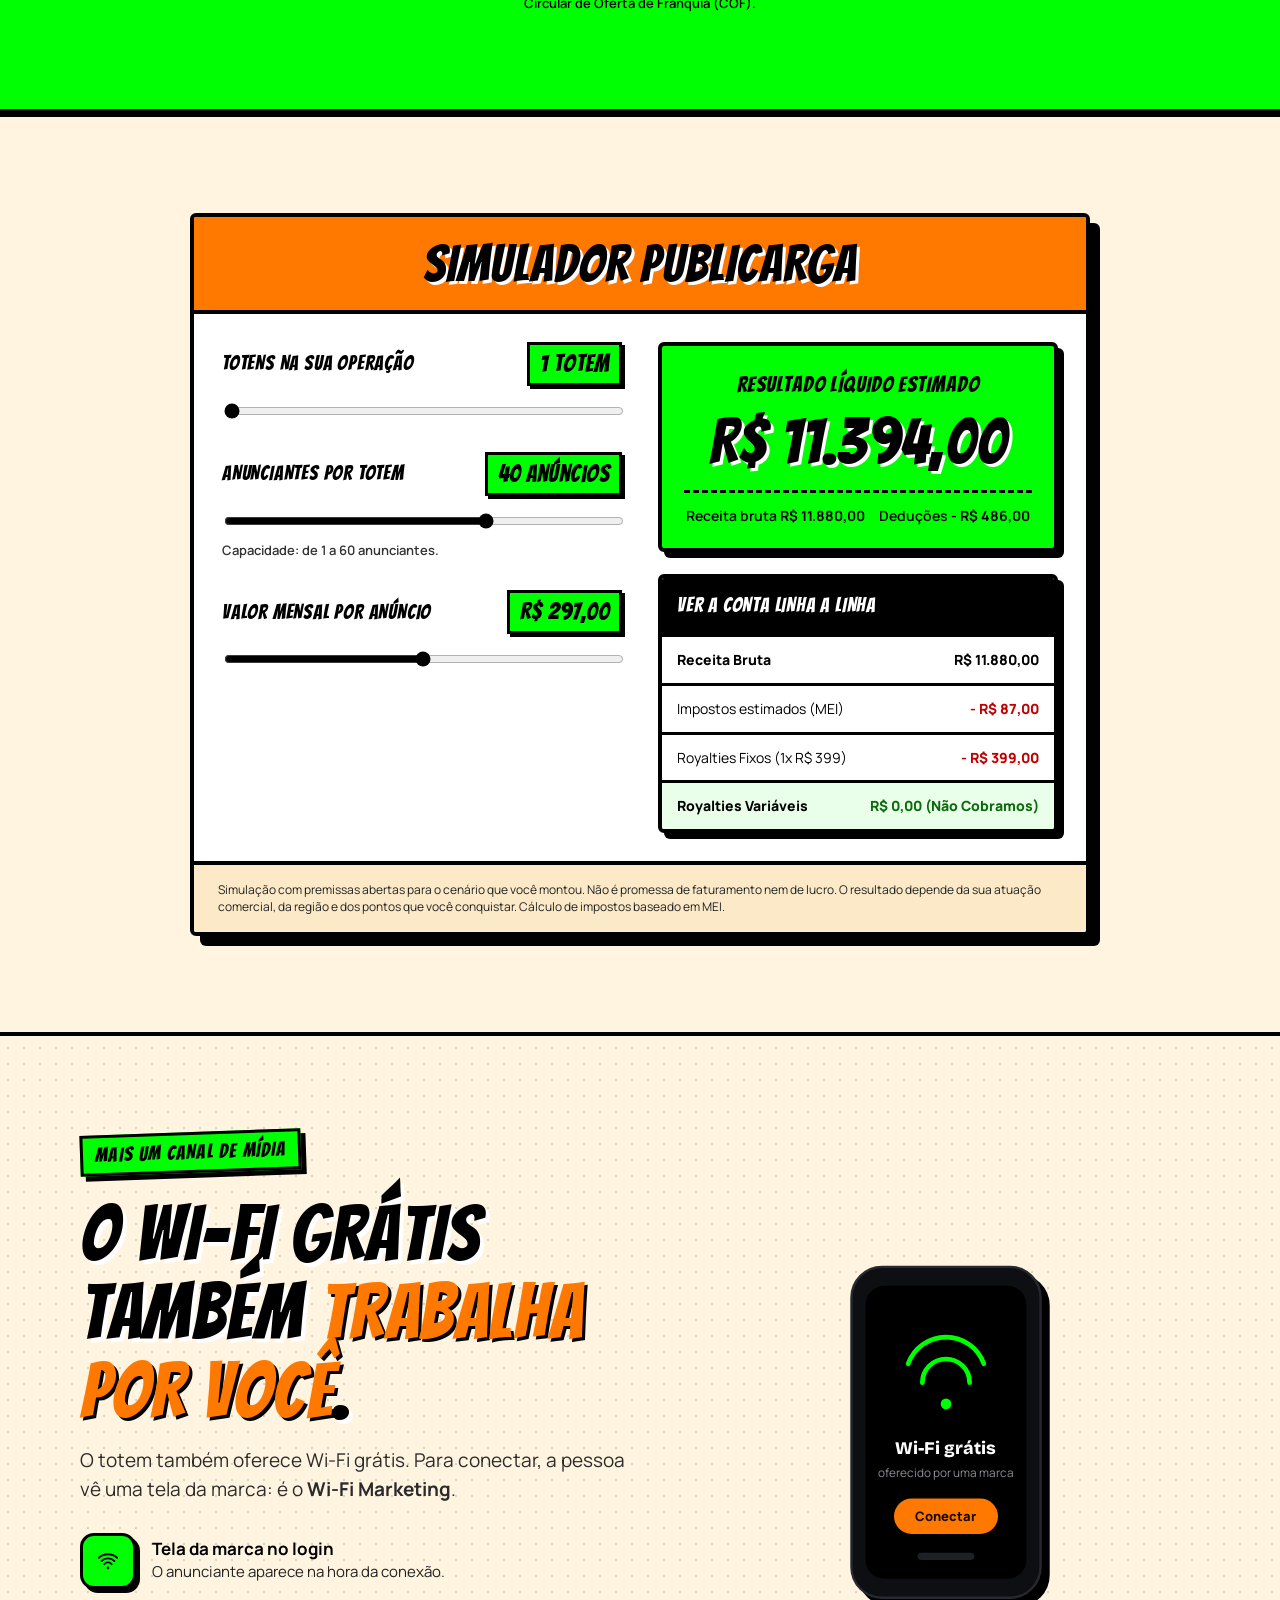
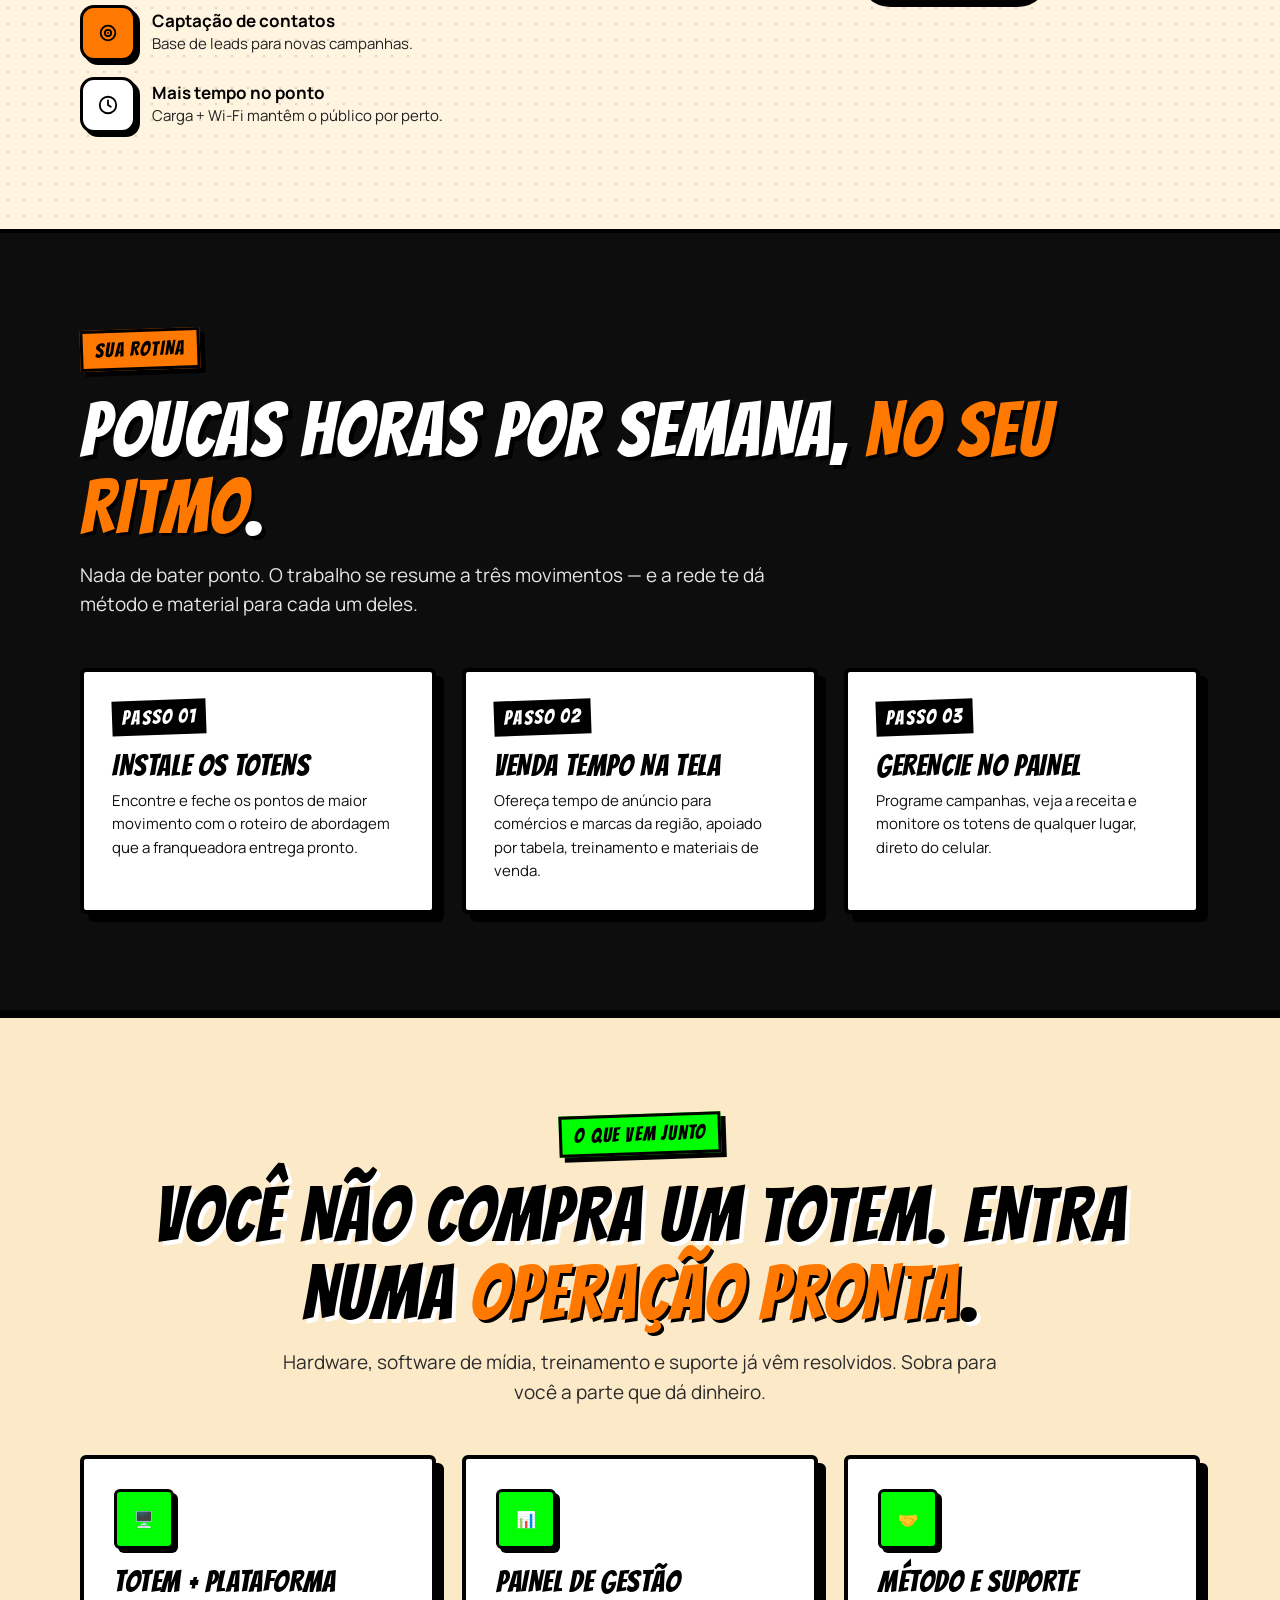
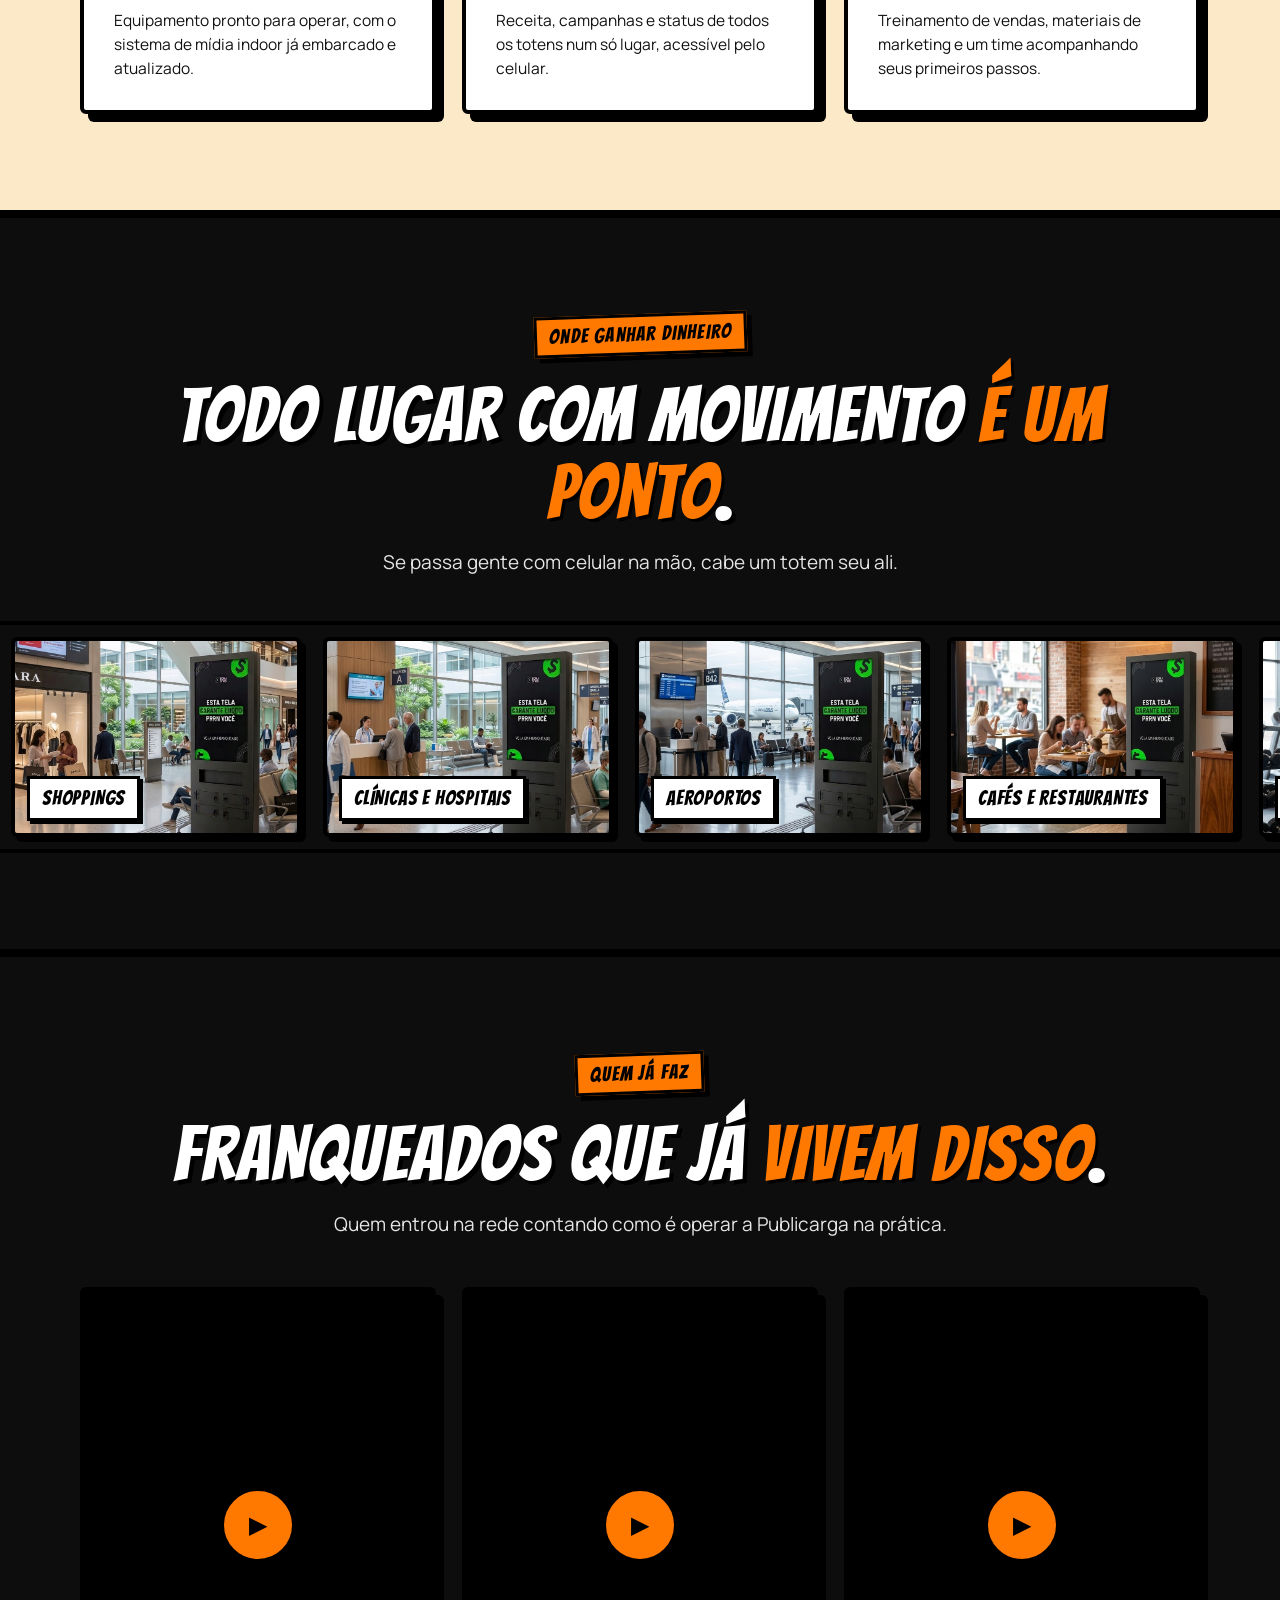
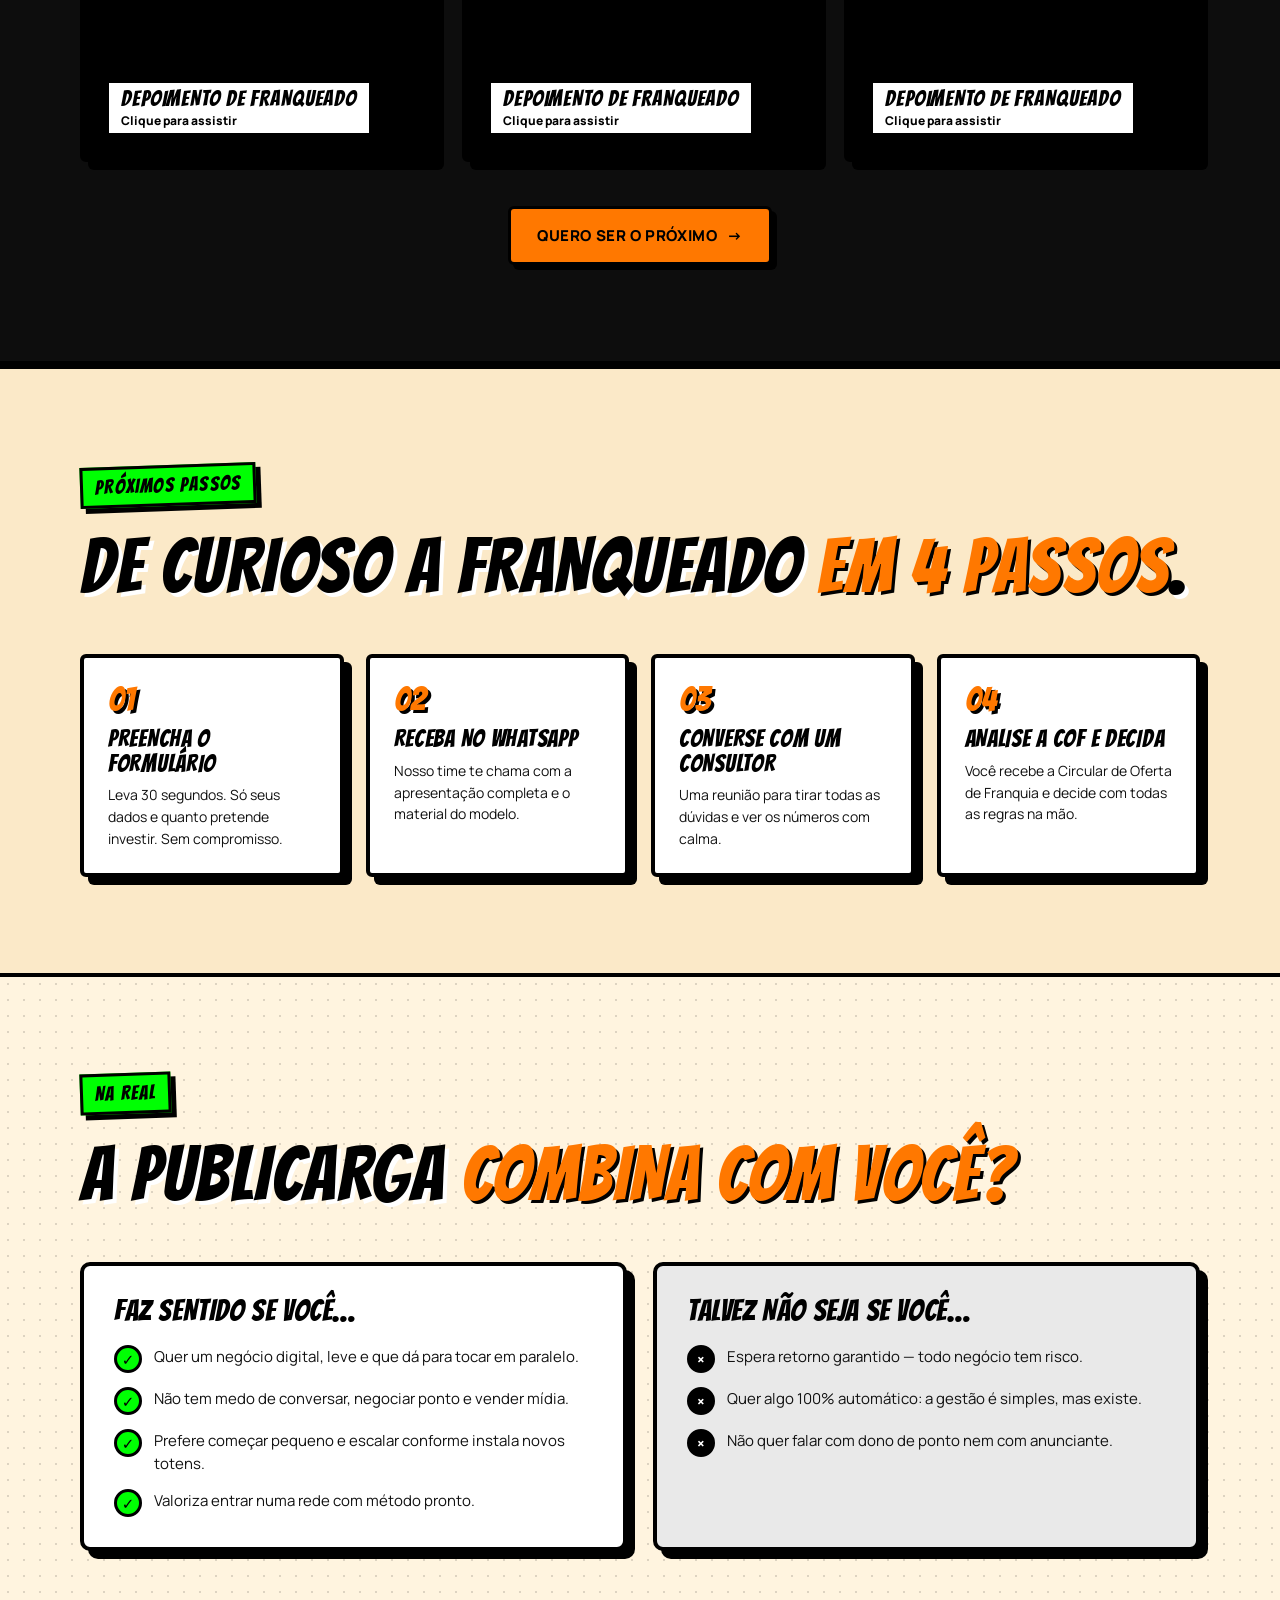
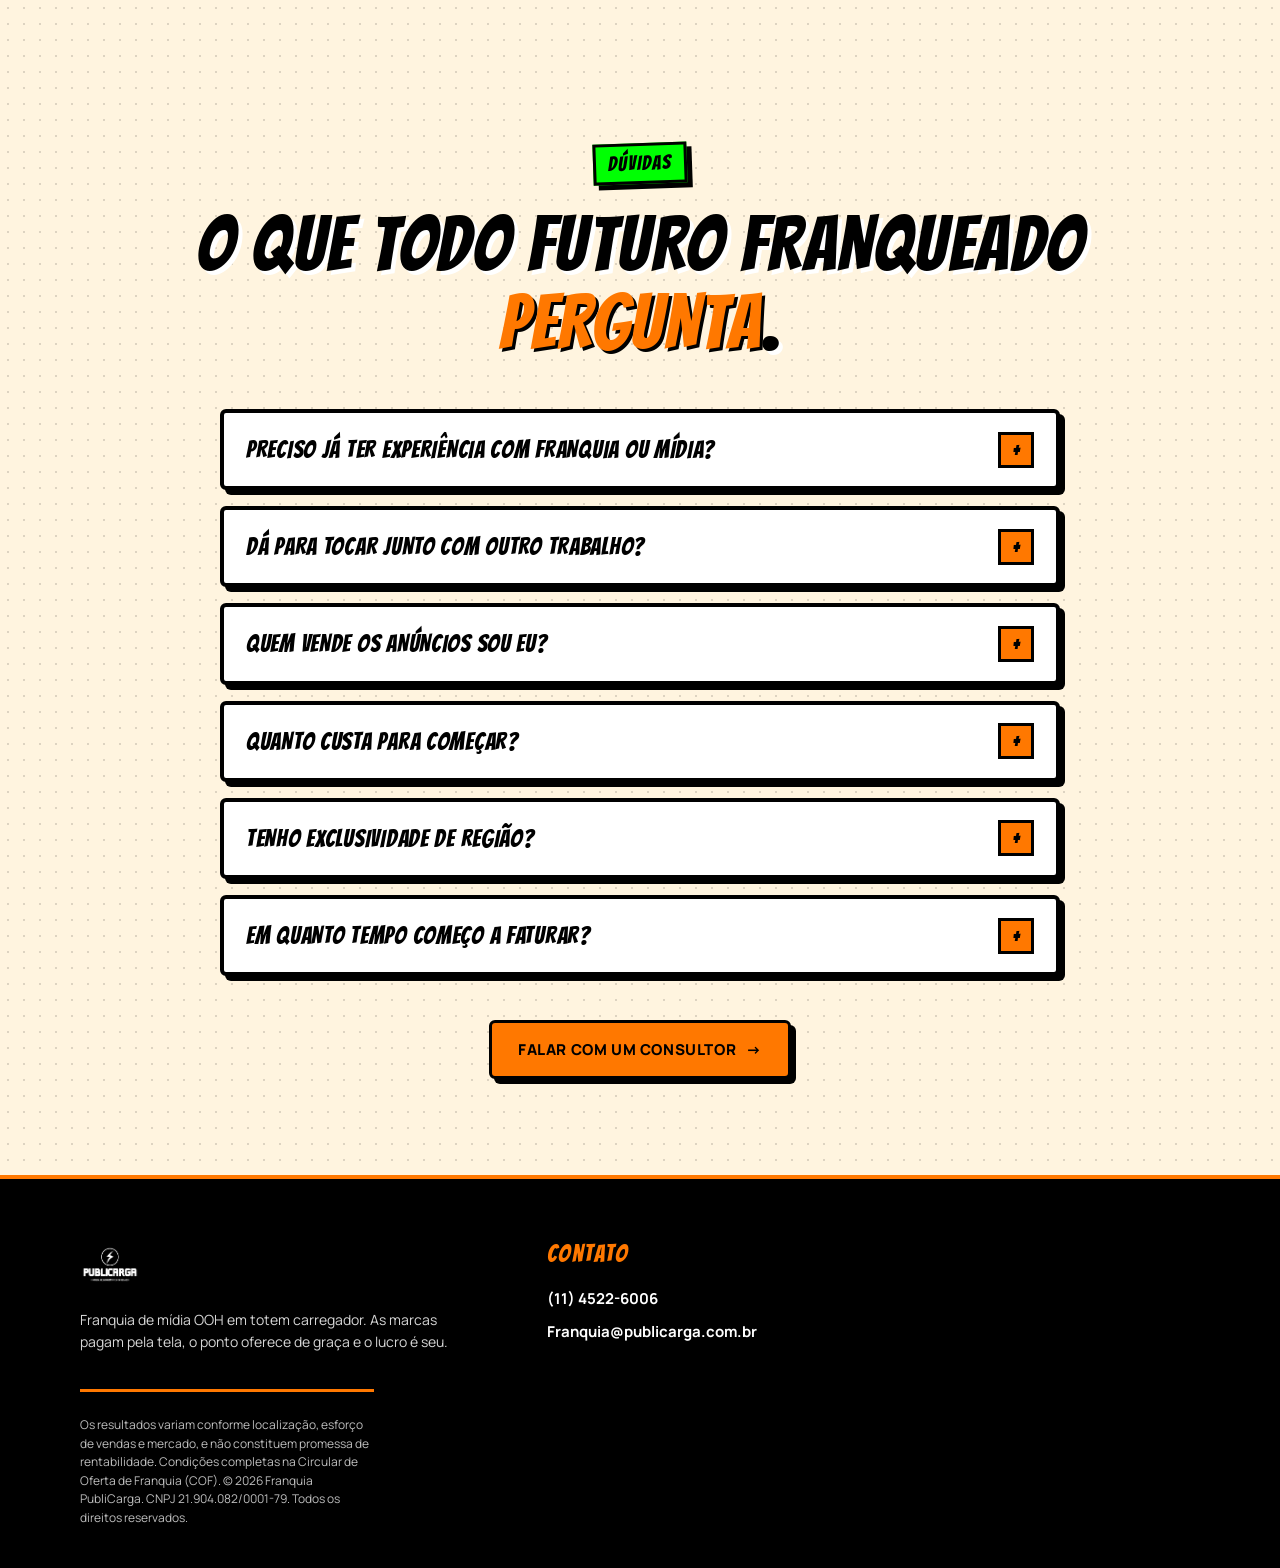
<file: site/franquia/index.html>
<!doctype html>
<html lang="pt-BR">
<head>
<meta charset="utf-8">
<meta name="viewport" content="width=device-width,initial-scale=1,viewport-fit=cover">
<title>Franquia Publicarga | Totens carregadores com mídia indoor</title>
<meta name="description" content="Franquia Publicarga: totens carregadores de celular com mídia indoor. Investimento a partir de R$ 15.990,00.">
<meta name="robots" content="index, follow">
<meta property="og:title" content="Franquia Publicarga | Totens carregadores com mídia indoor">
<meta property="og:description" content="Franquia Publicarga: totens carregadores de celular com mídia indoor. Investimento a partir de R$ 15.990,00.">
<meta property="og:locale" content="pt_BR">
<meta name="theme-color" content="#000000">
<link rel="icon" href="../assets/mascote.png">
<link rel="preconnect" href="https://fonts.googleapis.com">
<link rel="preconnect" href="https://fonts.gstatic.com" crossorigin>
<link href="https://fonts.googleapis.com/css2?family=Bangers&family=Bricolage+Grotesque:opsz,wght@12..96,600;12..96,700;12..96,800&family=Manrope:wght@400;500;600;700;800&display=swap" rel="stylesheet">
<link rel="stylesheet" href="../assets/quadrinhos.css">
</head>
<body>
<header class="site"><div class="wrap nav">
<a href="/franquia/" class="brand" aria-label="Publicarga"><img src="../assets/logo-branca.png" alt="Publicarga" style="height:44px;width:auto"></a>
<div class="nav-cta"><a href="#form" class="btn">Quero ser franqueado <span class="arw">→</span></a></div>
</div></header>

<!-- ============ HEADER ============ -->


<!-- ============ HERO ============ -->
<section class="hero" id="top">
  <div class="wrap grid">
    <div>
      <span class="badge hero-in"><span class="dot"></span> +60 totens já operando pelo Brasil</span>
      <h1 class="hero-in d1">A marca paga pra anunciar. O ponto quer o seu totem. <span class="hl">O lucro é seu.</span></h1>

      <div class="pills hero-in d3">
        <span>Carga e Wi-Fi grátis</span>
        <span>Opere de onde estiver</span>
        <span>Sem loja e sem funcionário</span>
      </div>

      <div class="hero-ctas hero-in d3">
        <a href="#form" class="btn">Quero ser franqueado <span class="arw">→</span></a>
        <a href="#modelo" class="btn ghost">Ver como funciona</a>
      </div>

      <div class="hero-trust hero-in d4">
        <span class="dot" style="width:9px;height:9px;border-radius:50%;background:var(--volt);box-shadow:0 0 10px var(--volt)"></span>
        <span><b>+60 totens</b> instalados e faturando — e a rede segue crescendo.</span>
      </div>
    </div>

    <div class="hero-visual">
      <div class="totem-c hero-in d2">
      <img src="../assets/totens.webp" alt="Totens carregadores Publicarga com telas de mídia indoor" loading="eager">
    </div>
    <div class="offer-box hero-in d2">
        <p class="offer-row">Investimento inicial <b>a partir de R$ 15.990</b></p>
        <p class="offer-row offer-green">Lucre até <b>R$ 124 mil</b> por ano</p>
      </div>
  </div>
    </div>
</section>

<!-- ============ FORM ============ -->
<section class="section formsec" id="form">
  <div class="wrap">
    <div class="fcard">
      <div class="info">
        <span class="chip"><span class="blink"></span> Sem compromisso</span>
        <h2>Receba a apresentação completa.</h2>
        <p>Preencha e nosso time te chama no WhatsApp com todos os números do modelo. Leva menos de 30 segundos.</p>
        <img class="finfo-logo" src="../assets/logo-branca.png" alt="Publicarga" loading="lazy">
      </div>

      <div class="jestor-col">
        <!-- Formulário BEABÁ JESTOR — Publicarga -->
        <div class="jestor-funil" data-funil="funil_1785333342548_nm24"></div>
        <p class="jestor-fallback">Carregando o formulário… se não aparecer, <a href="#top">recarregue a página</a> ou fale com a gente pelo WhatsApp.</p>
      </div>
    </div>
  </div>
</section>

<!-- ============ VÍDEO INSTITUCIONAL ============ -->
<section class="section" id="video">
  <div class="wrap center">
    <span class="eyebrow">Institucional</span>
    <h2 class="big">Conheça a Publicarga <span class="accent">por dentro</span>.</h2>
    <p class="lead">Dois minutos para você entender o totem, a mídia e por que esse modelo cresce tão rápido.</p>
  </div>
  <div class="wrap">
    <div class="video-hero">
      <button class="ytf" data-id="obCb1jnXzbs" aria-label="Reproduzir vídeo institucional">
        <img class="ythumb" src="https://img.youtube.com/vi/obCb1jnXzbs/hqdefault.jpg" alt="" loading="lazy">
        <span class="play" aria-hidden="true">▶</span>
        <span class="cap">Vídeo institucional Publicarga<small>Clique para assistir aqui mesmo</small></span>
      </button>
    </div>
  </div>
</section>

<!-- ============ STATS ============ -->
<section class="stats">
  <div class="wrap">
    <div class="grid">
      <div class="stat"><div class="num" data-count="60" data-prefix="+">+60</div><div class="lbl">Totens em operação</div></div>
      <div class="stat"><div class="num" data-count="100" data-suffix="%">100%</div><div class="lbl">Tocado pelo celular</div></div>
      <div class="stat"><div class="num">0</div><div class="lbl">Loja, estoque ou funcionário</div></div>
    </div>
  </div>
</section>

<!-- ============ COMO FUNCIONA / MECANISMO ============ -->
<section class="section" id="modelo">
  <div class="wrap center">
    <span class="eyebrow">Como funciona</span>
    <h2 class="big">Três lados ganham. Você fica com <span class="accent">a receita da mídia</span>.</h2>
    <p class="lead">A conta é simples: o ponto ganha um atrativo que segura o público, as pessoas carregam o celular de graça e as marcas pagam para aparecer na tela enquanto isso acontece. Esse dinheiro da mídia é o seu.</p>
  </div>
  <div class="wrap">
    <div class="cards cols-3">
      <article class="card brand">
        <div class="ic"><svg width="24" height="24" viewBox="0 0 24 24" fill="none"><rect x="2" y="4" width="20" height="13" rx="2" stroke="currentColor" stroke-width="2"/><path d="M8 21h8M12 17v4" stroke="currentColor" stroke-width="2" stroke-linecap="round"/><path d="M10 8.5l4 2.5-4 2.5V8.5Z" fill="currentColor"/></svg></div>
        <h3>A marca anuncia</h3>
        <p>Empresas locais e nacionais compram tempo de tela para exibir vídeo. É daí que sai a sua receita — recorrente, mês após mês.</p>
      </article>
      <article class="card">
        <div class="ic"><svg width="24" height="24" viewBox="0 0 24 24" fill="none"><rect x="7" y="2" width="10" height="20" rx="2.5" stroke="currentColor" stroke-width="2"/><path d="M12.8 7.5l-2.3 4h3l-2.3 4" stroke="currentColor" stroke-width="2" stroke-linecap="round" stroke-linejoin="round"/></svg></div>
        <h3>O ponto abre as portas</h3>
        <p>Carga e Wi-Fi grátis atraem e seguram gente no local. Por isso o estabelecimento quer o seu totem — muitas vezes sem cobrar aluguel.</p>
      </article>
      <article class="card">
        <div class="ic"><svg width="24" height="24" viewBox="0 0 24 24" fill="none"><rect x="3" y="4" width="18" height="14" rx="2" stroke="currentColor" stroke-width="2"/><path d="M7 20h10M12 18v2" stroke="currentColor" stroke-width="2" stroke-linecap="round"/><path d="M7 12l2.5 2.5L17 8" stroke="currentColor" stroke-width="2" stroke-linecap="round" stroke-linejoin="round"/></svg></div>
        <h3>Você comanda</h3>
        <p>Fecha os pontos, vende a mídia e acompanha tudo pelo painel. Sem operação pesada: é gestão leve, feita do celular.</p>
      </article>
    </div>
    <p class="legal">Resultados variam conforme localização, esforço de vendas e mercado, e não constituem promessa de rentabilidade. Condições completas na Circular de Oferta de Franquia (COF).</p>
    <div class="sec-cta"><a href="#form" class="btn">Quero entender os números <span class="arw">→</span></a></div>
  </div>
</section>

<!-- ============ BANNER FATURAMENTO ============ -->
<section class="section light banner" id="lucro">
  <div class="wrap center">
    <span class="eyebrow">O potencial do modelo</span>
    <h2 class="num-big">Lucre até <span class="accent">R$ 124 mil</span> por ano.</h2>
    <p class="lead bubble">Com a rede de totens bem posicionada e as telas vendidas, esse é o potencial de faturamento anual da operação. Quer ver como chegar lá?</p>
    <div class="sec-cta"><a href="#form" class="btn">Quero esse potencial <span class="arw">→</span></a></div>
    <p class="legal">Valor ilustrativo de potencial máximo. Os resultados variam conforme localização, número de totens, esforço de vendas e mercado, e não constituem promessa de rentabilidade. Condições completas na Circular de Oferta de Franquia (COF).</p>
  </div>
</section>

<!-- ============ SIMULADOR ============ -->
<section class="section simulador-sec" id="simulador">
  <div class="wrap">
    <div class="pc-simulador-wrapper">
        <div class="pc-simulador-header">
            <h2>SIMULADOR PUBLICARGA</h2>
        </div>

        <div class="pc-simulador-body">
            <div class="pc-sim-controls">
                <div class="pc-control-group">
                    <div class="pc-control-labels">
                        <label>TOTENS NA SUA OPERAÇÃO</label>
                        <span id="pc-val-totens" class="pc-highlight-text">1 totem</span>
                    </div>
                    <input type="range" id="pc-range-totens" min="1" max="10" value="1" step="1">
                </div>

                <div class="pc-control-group">
                    <div class="pc-control-labels">
                        <label>ANUNCIANTES POR TOTEM</label>
                        <span id="pc-val-ads" class="pc-highlight-text">40 anúncios</span>
                    </div>
                    <input type="range" id="pc-range-ads" min="1" max="60" value="40" step="1">
                    <small>Capacidade: de 1 a 60 anunciantes.</small>
                </div>

                <div class="pc-control-group">
                    <div class="pc-control-labels">
                        <label>VALOR MENSAL POR ANÚNCIO</label>
                        <span id="pc-val-price" class="pc-highlight-text">R$ 297,00</span>
                    </div>
                    <input type="range" id="pc-range-price" min="97" max="500" value="297" step="1">
                </div>
            </div>

            <div class="pc-sim-results">
                <div class="pc-result-highlight">
                    <p>RESULTADO LÍQUIDO ESTIMADO</p>
                    <h3 id="pc-resultado-liquido">R$ 11.394,00</h3>
                    <div class="pc-highlight-sub">
                        <span>Receita bruta <b id="pc-sub-receita">R$ 11.880,00</b></span>
                        <span>Deduções <b id="pc-sub-deducoes">- R$ 486,00</b></span>
                    </div>
                </div>

                <div class="pc-linha-a-linha">
                    <div class="pc-table-header">VER A CONTA LINHA A LINHA</div>
                    <div class="pc-table-row pc-row-bold">
                        <span>Receita Bruta</span>
                        <span id="pc-tb-receita">R$ 11.880,00</span>
                    </div>
                    <div class="pc-table-row">
                        <span>Impostos estimados (MEI)</span>
                        <span class="pc-text-red" id="pc-tb-mei">- R$ 87,00</span>
                    </div>
                    <div class="pc-table-row">
                        <span>Royalties Fixos (<span id="pc-qtd-totens-royalty">1</span>x R$ 399)</span>
                        <span class="pc-text-red" id="pc-tb-royalties">- R$ 399,00</span>
                    </div>
                    <div class="pc-table-row pc-row-bold pc-row-green">
                        <span>Royalties Variáveis</span>
                        <span>R$ 0,00 (Não Cobramos)</span>
                    </div>
                </div>
            </div>
        </div>

        <div class="pc-simulador-footer">
            <p>Simulação com premissas abertas para o cenário que você montou. Não é promessa de faturamento nem de lucro. O resultado depende da sua atuação comercial, da região e dos pontos que você conquistar. Cálculo de impostos baseado em MEI.</p>
        </div>
    </div>
  </div>
</section>

<!-- ============ WI-FI MARKETING ============ -->
<section class="section" id="wifi">
  <div class="wrap">
    <div class="wifi-band">
      <div class="wifi-copy">
        <span class="eyebrow">Mais um canal de mídia</span>
        <h2 class="big">O Wi-Fi grátis também <span class="accent">trabalha por você</span>.</h2>
        <p class="lead">O totem também oferece Wi-Fi grátis. Para conectar, a pessoa vê uma tela da marca: é o <b>Wi-Fi Marketing</b>.</p>
        <ul class="wifi-list">
          <li>
            <span class="ic"><svg width="22" height="22" viewBox="0 0 24 24" fill="none"><path d="M2 8.5a15 15 0 0 1 20 0M5 12a10 10 0 0 1 14 0M8 15.5a5 5 0 0 1 8 0" stroke="currentColor" stroke-width="2" stroke-linecap="round"/><circle cx="12" cy="19.5" r="1.4" fill="currentColor"/></svg></span>
            <div><b>Tela da marca no login</b><span class="tx">O anunciante aparece na hora da conexão.</span></div>
          </li>
          <li>
            <span class="ic"><svg width="22" height="22" viewBox="0 0 24 24" fill="none"><circle cx="12" cy="12" r="8" stroke="currentColor" stroke-width="2"/><circle cx="12" cy="12" r="3.4" stroke="currentColor" stroke-width="2"/><circle cx="12" cy="12" r="1" fill="currentColor"/></svg></span>
            <div><b>Captação de contatos</b><span class="tx">Base de leads para novas campanhas.</span></div>
          </li>
          <li>
            <span class="ic"><svg width="22" height="22" viewBox="0 0 24 24" fill="none"><circle cx="12" cy="12" r="9" stroke="currentColor" stroke-width="2"/><path d="M12 7v5l3 2" stroke="currentColor" stroke-width="2" stroke-linecap="round" stroke-linejoin="round"/></svg></span>
            <div><b>Mais tempo no ponto</b><span class="tx">Carga + Wi-Fi mantêm o público por perto.</span></div>
          </li>
        </ul>
      </div>
      <div class="wifi-visual" aria-hidden="true">
        <svg viewBox="0 0 220 300" role="img" aria-label="Celular exibindo a tela de conexão Wi-Fi da marca">
          <rect x="30" y="10" width="160" height="280" rx="26" fill="#0e0f12" stroke="#26292f" stroke-width="2"/>
          <rect x="42" y="26" width="136" height="248" rx="16" fill="#000"/>
          <g stroke="#00ff03" stroke-width="4" fill="none" stroke-linecap="round">
            <path d="M78 92a34 34 0 0 1 64 0"/>
            <path d="M90 108a20 20 0 0 1 40 0"/>
          </g>
          <circle cx="110" cy="126" r="4.5" fill="#00ff03"/>
          <text x="110" y="168" text-anchor="middle" fill="#ffffff" font-family="Bricolage Grotesque, sans-serif" font-weight="800" font-size="15">Wi-Fi grátis</text>
          <text x="110" y="188" text-anchor="middle" fill="#8b8e94" font-family="Manrope, sans-serif" font-size="10">oferecido por uma marca</text>
          <rect x="66" y="206" width="88" height="30" rx="15" fill="#ff7800"/>
          <text x="110" y="225" text-anchor="middle" fill="#180a00" font-family="Manrope, sans-serif" font-weight="800" font-size="11">Conectar</text>
          <rect x="86" y="252" width="48" height="6" rx="3" fill="#1d2025"/>
        </svg>
      </div>
    </div>
  </div>
</section>

<!-- ============ SUA ROTINA ============ -->
<section class="section ink" id="pratica">
  <div class="wrap">
    <span class="eyebrow">Sua rotina</span>
    <h2 class="big">Poucas horas por semana, <span class="accent">no seu ritmo</span>.</h2>
    <p class="lead" style="margin-top:14px">Nada de bater ponto. O trabalho se resume a três movimentos — e a rede te dá método e material para cada um deles.</p>
    <div class="pillars">
      <div class="pillar"><span class="n">Passo 01</span><h3>Instale os totens</h3><p>Encontre e feche os pontos de maior movimento com o roteiro de abordagem que a franqueadora entrega pronto.</p></div>
      <div class="pillar"><span class="n">Passo 02</span><h3>Venda tempo na tela</h3><p>Ofereça tempo de anúncio para comércios e marcas da região, apoiado por tabela, treinamento e materiais de venda.</p></div>
      <div class="pillar"><span class="n">Passo 03</span><h3>Gerencie no painel</h3><p>Programe campanhas, veja a receita e monitore os totens de qualquer lugar, direto do celular.</p></div>
    </div>
  </div>
</section>

<!-- ============ O QUE VEM JUNTO ============ -->
<section class="section light" id="ecossistema">
  <div class="wrap center">
    <span class="eyebrow">O que vem junto</span>
    <h2 class="big">Você não compra um totem. Entra numa <span class="accent">operação pronta</span>.</h2>
    <p class="lead">Hardware, software de mídia, treinamento e suporte já vêm resolvidos. Sobra para você a parte que dá dinheiro.</p>
  </div>
  <div class="wrap">
    <div class="cards cols-3">
      <div class="card"><div class="ic">🖥️</div><h3>Totem + plataforma</h3><p>Equipamento pronto para operar, com o sistema de mídia indoor já embarcado e atualizado.</p></div>
      <div class="card"><div class="ic">📊</div><h3>Painel de gestão</h3><p>Receita, campanhas e status de todos os totens num só lugar, acessível pelo celular.</p></div>
      <div class="card"><div class="ic">🤝</div><h3>Método e suporte</h3><p>Treinamento de vendas, materiais de marketing e um time acompanhando seus primeiros passos.</p></div>
    </div>
  </div>
</section>

<!-- ============ ONDE ============ -->
<section class="section ink" id="ambientes">
  <div class="wrap center">
    <span class="eyebrow">Onde ganhar dinheiro</span>
    <h2 class="big">Todo lugar com movimento <span class="accent">é um ponto</span>.</h2>
    <p class="lead">Se passa gente com celular na mão, cabe um totem seu ali.</p>
  </div>
  <div class="marquee">
    <div class="track">
      <figure class="amb"><img src="../assets/amb-shopping.jpg" alt="Totem Publicarga em shopping" loading="lazy"><figcaption>Shoppings</figcaption></figure>
      <figure class="amb"><img src="../assets/amb-clinica.jpg" alt="Totem Publicarga em recepção de clínica/hospital" loading="lazy"><figcaption>Clínicas e hospitais</figcaption></figure>
      <figure class="amb"><img src="../assets/amb-aeroporto.jpg" alt="Totem Publicarga em aeroporto" loading="lazy"><figcaption>Aeroportos</figcaption></figure>
      <figure class="amb"><img src="../assets/amb-cafe.jpg" alt="Totem Publicarga em café/restaurante" loading="lazy"><figcaption>Cafés e restaurantes</figcaption></figure>
      <figure class="amb"><img src="../assets/amb-academia.jpg" alt="Totem Publicarga em academia" loading="lazy"><figcaption>Academias</figcaption></figure>
      <figure class="amb" aria-hidden="true"><img src="../assets/amb-shopping.jpg" alt="" loading="lazy"><figcaption>Shoppings</figcaption></figure>
      <figure class="amb" aria-hidden="true"><img src="../assets/amb-clinica.jpg" alt="" loading="lazy"><figcaption>Clínicas e hospitais</figcaption></figure>
      <figure class="amb" aria-hidden="true"><img src="../assets/amb-aeroporto.jpg" alt="" loading="lazy"><figcaption>Aeroportos</figcaption></figure>
      <figure class="amb" aria-hidden="true"><img src="../assets/amb-cafe.jpg" alt="" loading="lazy"><figcaption>Cafés e restaurantes</figcaption></figure>
      <figure class="amb" aria-hidden="true"><img src="../assets/amb-academia.jpg" alt="" loading="lazy"><figcaption>Academias</figcaption></figure>
    </div>
  </div>
</section>

<!-- ============ QUEM JÁ FAZ ============ -->
<section class="section ink" id="depoimentos">
  <div class="wrap center">
    <span class="eyebrow">Quem já faz</span>
    <h2 class="big">Franqueados que já <span class="accent">vivem disso</span>.</h2>
    <p class="lead">Quem entrou na rede contando como é operar a Publicarga na prática.</p>
  </div>
  <div class="wrap">
    <div class="videos">
      <div class="vcard vwrap">
        <button class="ytf" data-id="i3CulgSPGP0" aria-label="Reproduzir depoimento de franqueado">
          <img class="ythumb" src="https://img.youtube.com/vi/i3CulgSPGP0/hqdefault.jpg" alt="" loading="lazy">
          <span class="play" aria-hidden="true">▶</span>
          <span class="cap">Depoimento de franqueado<small>Clique para assistir</small></span>
        </button>
      </div>
      <div class="vcard vwrap">
        <button class="ytf" data-id="CD2mZHXTUYc" aria-label="Reproduzir depoimento de franqueado">
          <img class="ythumb" src="https://img.youtube.com/vi/CD2mZHXTUYc/hqdefault.jpg" alt="" loading="lazy">
          <span class="play" aria-hidden="true">▶</span>
          <span class="cap">Depoimento de franqueado<small>Clique para assistir</small></span>
        </button>
      </div>
      <div class="vcard vwrap">
        <button class="ytf" data-id="-EqjQyIeUeY" aria-label="Reproduzir depoimento de franqueado">
          <img class="ythumb" src="https://img.youtube.com/vi/-EqjQyIeUeY/hqdefault.jpg" alt="" loading="lazy">
          <span class="play" aria-hidden="true">▶</span>
          <span class="cap">Depoimento de franqueado<small>Clique para assistir</small></span>
        </button>
      </div>
    </div>
    <div class="sec-cta"><a href="#form" class="btn">Quero ser o próximo <span class="arw">→</span></a></div>
  </div>
</section>

<!-- ============ PRÓXIMOS PASSOS ============ -->
<section class="section light" id="jornada">
  <div class="wrap">
    <span class="eyebrow">Próximos passos</span>
    <h2 class="big">De curioso a franqueado <span class="accent">em 4 passos</span>.</h2>
    <div class="steps">
      <div class="step"><span class="n">01</span><h4>Preencha o formulário</h4><p>Leva 30 segundos. Só seus dados e quanto pretende investir. Sem compromisso.</p></div>
      <div class="step"><span class="n">02</span><h4>Receba no WhatsApp</h4><p>Nosso time te chama com a apresentação completa e o material do modelo.</p></div>
      <div class="step"><span class="n">03</span><h4>Converse com um consultor</h4><p>Uma reunião para tirar todas as dúvidas e ver os números com calma.</p></div>
      <div class="step"><span class="n">04</span><h4>Analise a COF e decida</h4><p>Você recebe a Circular de Oferta de Franquia e decide com todas as regras na mão.</p></div>
    </div>
  </div>
</section>

<!-- ============ COMBINA COM VOCÊ ============ -->
<section class="section" id="perfil">
  <div class="wrap">
    <span class="eyebrow">Na real</span>
    <h2 class="big">A Publicarga <span class="accent">combina com você?</span></h2>
    <div class="fit">
      <div class="box yes">
        <h3>Faz sentido se você…</h3>
        <ul>
          <li><span class="mk">✓</span> Quer um negócio digital, leve e que dá para tocar em paralelo.</li>
          <li><span class="mk">✓</span> Não tem medo de conversar, negociar ponto e vender mídia.</li>
          <li><span class="mk">✓</span> Prefere começar pequeno e escalar conforme instala novos totens.</li>
          <li><span class="mk">✓</span> Valoriza entrar numa rede com método pronto.</li>
        </ul>
      </div>
      <div class="box no">
        <h3>Talvez não seja se você…</h3>
        <ul>
          <li><span class="mk">×</span> Espera retorno garantido — todo negócio tem risco.</li>
          <li><span class="mk">×</span> Quer algo 100% automático: a gestão é simples, mas existe.</li>
          <li><span class="mk">×</span> Não quer falar com dono de ponto nem com anunciante.</li>
        </ul>
      </div>
    </div>
  </div>
</section>

<!-- ============ DÚVIDAS ============ -->
<section class="section" id="faq">
  <div class="wrap center">
    <span class="eyebrow">Dúvidas</span>
    <h2 class="big">O que todo futuro franqueado <span class="accent">pergunta</span>.</h2>
  </div>
  <div class="wrap">
    <div class="faq">
      <details><summary>Preciso já ter experiência com franquia ou mídia?<span class="ico">+</span></summary><div class="body">Não. O modelo é pensado para quem está começando: você recebe treinamento, roteiro de vendas e acompanhamento do time.</div></details>
      <details><summary>Dá para tocar junto com outro trabalho?<span class="ico">+</span></summary><div class="body">Sim. A operação é leve e feita pelo celular. Muitos franqueados começam em paralelo e aumentam a rede aos poucos.</div></details>
      <details><summary>Quem vende os anúncios sou eu?<span class="ico">+</span></summary><div class="body">Sim, com apoio da rede: você conta com tabela de preços, materiais e treinamento para captar anunciantes na sua região.</div></details>
      <details><summary>Quanto custa para começar?<span class="ico">+</span></summary><div class="body">O investimento, as taxas e as projeções ficam na Circular de Oferta de Franquia (COF), enviada logo no primeiro contato.</div></details>
      <details><summary>Tenho exclusividade de região?<span class="ico">+</span></summary><div class="body">As regras de território e a disponibilidade por região são explicadas na apresentação e detalhadas na COF.</div></details>
      <details><summary>Em quanto tempo começo a faturar?<span class="ico">+</span></summary><div class="body">Depende de quão rápido você instala os totens e fecha os primeiros anunciantes. O time acompanha para acelerar essa curva.</div></details>
    </div>
    <div class="sec-cta"><a href="#form" class="btn">Falar com um consultor <span class="arw">→</span></a></div>
  </div>
</section>

<!-- ============ FOOTER ============ -->


<div class="sticky">
  <a href="#form" class="btn">Quero ser franqueado →</a>
</div>



<!-- Formulário BEABÁ JESTOR — Publicarga -->
<script src="https://www.jestor.app.br/embed.js" async></script>
<script>
    document.addEventListener("DOMContentLoaded", function() {
        const rangeTotens = document.getElementById("pc-range-totens");
        const rangeAds = document.getElementById("pc-range-ads");
        const rangePrice = document.getElementById("pc-range-price");
        const valTotens = document.getElementById("pc-val-totens");
        const valAds = document.getElementById("pc-val-ads");
        const valPrice = document.getElementById("pc-val-price");
        const resLiquido = document.getElementById("pc-resultado-liquido");
        const subReceita = document.getElementById("pc-sub-receita");
        const subDeducoes = document.getElementById("pc-sub-deducoes");
        const tbReceita = document.getElementById("pc-tb-receita");
        const tbRoyalties = document.getElementById("pc-tb-royalties");
        const qtdTotensRoyalty = document.getElementById("pc-qtd-totens-royalty");
        const CUSTO_MEI = 87.00;
        const CUSTO_ROYALTY_TOTEM = 399.00;
        function formatMoney(value) {
            return value.toLocaleString("pt-BR", { style: "currency", currency: "BRL" });
        }
        function calcularSimulacao() {
            const totens = parseInt(rangeTotens.value);
            const ads = parseInt(rangeAds.value);
            const price = parseFloat(rangePrice.value);
            valTotens.innerText = totens + (totens === 1 ? " totem" : " totens");
            valAds.innerText = ads + (ads === 1 ? " anúncio" : " anúncios");
            valPrice.innerText = formatMoney(price);
            const receitaBruta = totens * ads * price;
            const royaltiesTotais = totens * CUSTO_ROYALTY_TOTEM;
            const deducoesTotais = CUSTO_MEI + royaltiesTotais;
            const resultadoLiquido = receitaBruta - deducoesTotais;
            resLiquido.innerText = formatMoney(resultadoLiquido);
            subReceita.innerText = formatMoney(receitaBruta);
            subDeducoes.innerText = "- " + formatMoney(deducoesTotais);
            tbReceita.innerText = formatMoney(receitaBruta);
            qtdTotensRoyalty.innerText = totens;
            tbRoyalties.innerText = "- " + formatMoney(royaltiesTotais);
        }
        rangeTotens.addEventListener("input", calcularSimulacao);
        rangeAds.addEventListener("input", calcularSimulacao);
        rangePrice.addEventListener("input", calcularSimulacao);
        calcularSimulacao();
    });
</script>
<footer class="site"><div class="wrap">
<div class="fgrid">
<div><div class="brand"><img src="../assets/logo-branca.png" alt="Publicarga" style="height:60px;width:auto"></div>
<p>Franquia de mídia OOH em totem carregador. As marcas pagam pela tela, o ponto oferece de graça e o lucro é seu.</p></div>
<div class="col"><h5>Contato</h5>
<a href="tel:+551145226006">(11) 4522-6006</a>
<a href="mailto:Franquia@publicarga.com.br">Franquia@publicarga.com.br</a></div>
</div>
<p class="flegal">Os resultados variam conforme localização, esforço de vendas e mercado, e não constituem promessa de rentabilidade. Condições completas na Circular de Oferta de Franquia (COF). © 2026 Franquia PubliCarga. CNPJ 21.904.082/0001-79. Todos os direitos reservados.</p>
</div></footer>
<script src="../assets/site.js"></script>
</body>
</html>
</file>
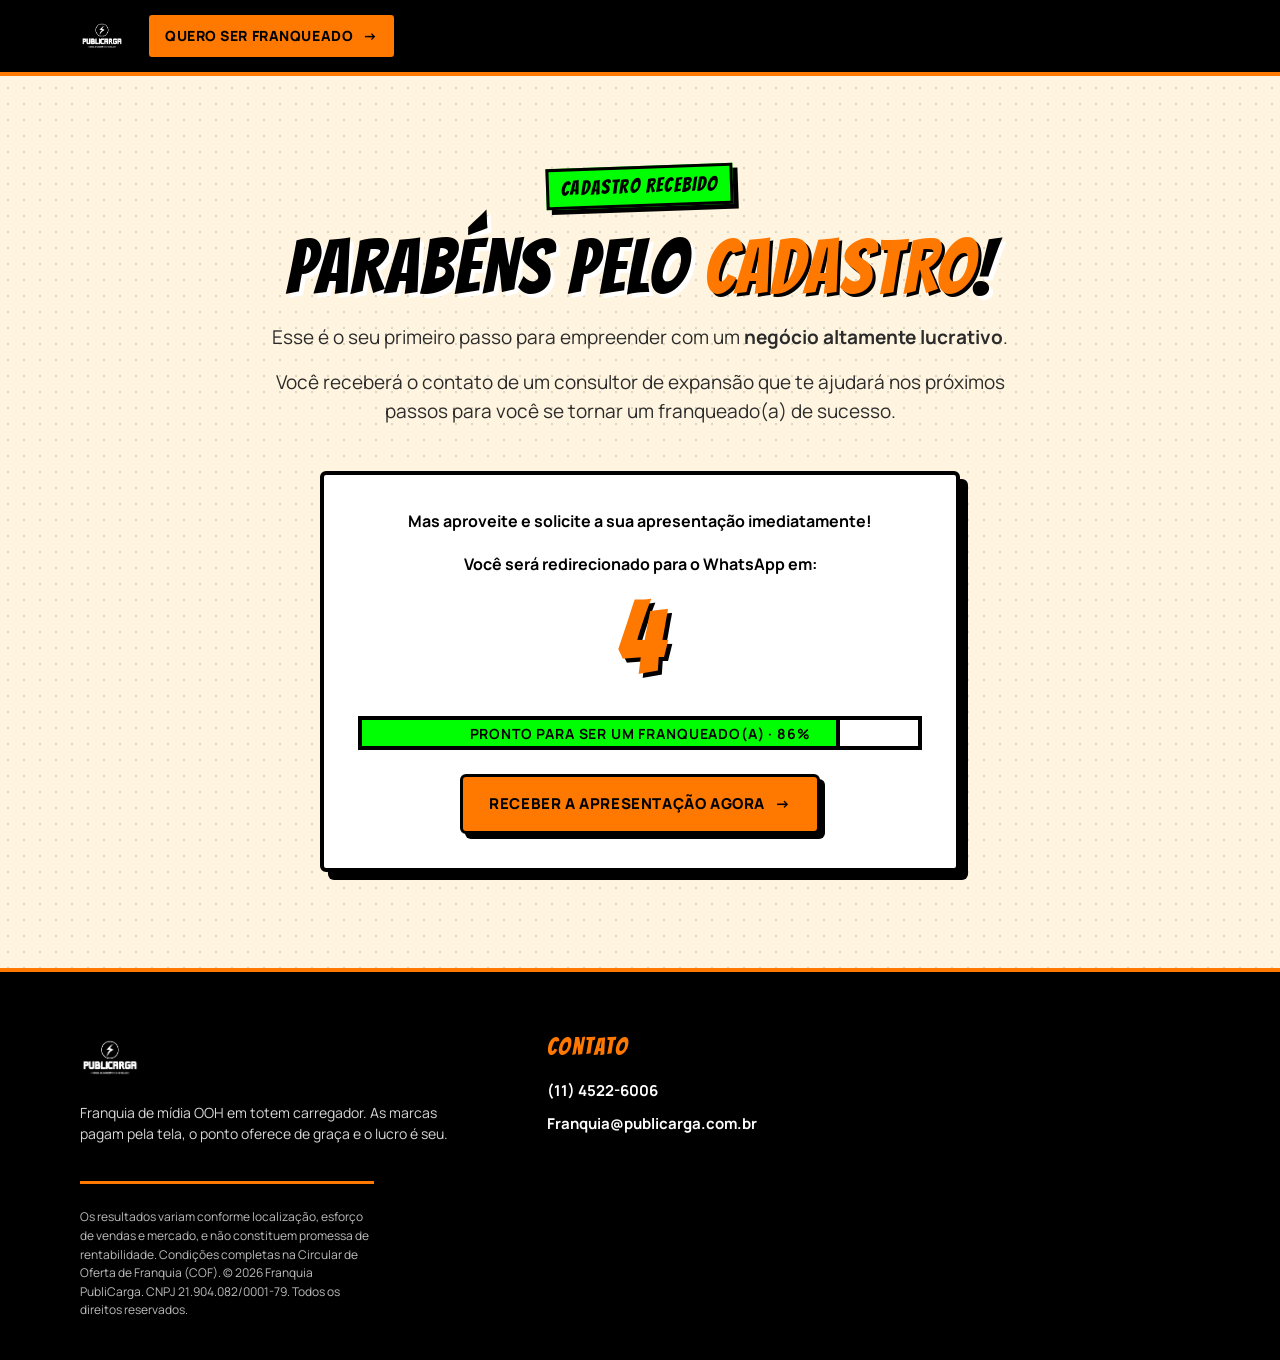
<file: site/obrigado-futuro-franqueado/index.html>
<!doctype html>
<html lang="pt-BR">
<head>
<meta charset="utf-8">
<meta name="viewport" content="width=device-width,initial-scale=1,viewport-fit=cover">
<title>Obrigado | Franquia Publicarga</title>
<meta name="description" content="Cadastro recebido. Em instantes você será direcionado para receber a apresentação.">
<meta name="robots" content="noindex, nofollow">
<meta property="og:title" content="Obrigado | Franquia Publicarga">
<meta property="og:description" content="Cadastro recebido. Em instantes você será direcionado para receber a apresentação.">
<meta property="og:locale" content="pt_BR">
<meta name="theme-color" content="#000000">
<link rel="icon" href="../assets/mascote.png">
<link rel="preconnect" href="https://fonts.googleapis.com">
<link rel="preconnect" href="https://fonts.gstatic.com" crossorigin>
<link href="https://fonts.googleapis.com/css2?family=Bangers&family=Bricolage+Grotesque:opsz,wght@12..96,600;12..96,700;12..96,800&family=Manrope:wght@400;500;600;700;800&display=swap" rel="stylesheet">
<link rel="stylesheet" href="../assets/quadrinhos.css">
</head>
<body>
<header class="site"><div class="wrap nav">
<a href="/franquia/" class="brand" aria-label="Publicarga"><img src="../assets/logo-branca.png" alt="Publicarga" style="height:44px;width:auto"></a>
<div class="nav-cta"><a href="#form" class="btn">Quero ser franqueado <span class="arw">→</span></a></div>
</div></header>

<section class="section page-hero"><div class="wrap center">
  <span class="eyebrow">Cadastro recebido</span>
  <h2 class="big">Parabéns pelo <span class="accent">cadastro</span>!</h2>
  <p class="lead">Esse é o seu primeiro passo para empreender com um <strong>negócio altamente lucrativo</strong>.</p>
  <p class="lead">Você receberá o contato de um consultor de expansão que te ajudará nos próximos passos para você se tornar um franqueado(a) de sucesso.</p>
  <div class="obrigado-box">
    <p><strong>Mas aproveite e solicite a sua apresentação imediatamente!</strong></p>
    <p style="margin-top:18px;font-weight:700">Você será redirecionado para o WhatsApp em:</p>
    <div class="timer" id="timer">5</div>
    <div class="progress"><span></span><b>Pronto para ser um Franqueado(a) · 86%</b></div>
    <a id="btn-redirect" class="btn" href="https://wa.me/551132301685?text=Me%20cadastrei%20pelo%20site%20e%20quero%20receber%20a%20apresenta%C3%A7%C3%A3o." style="margin-top:14px">Receber a apresentação agora <span class="arw">→</span></a>
  </div>
</div></section>
<script>
(function () {
  var t = 5, el = document.getElementById('timer');
  var url = document.getElementById('btn-redirect').href;
  var i = setInterval(function () {
    t--; el.textContent = t;
    if (t <= 0) { clearInterval(i); window.location.href = url; }
  }, 1000);
})();
</script>
<footer class="site"><div class="wrap">
<div class="fgrid">
<div><div class="brand"><img src="../assets/logo-branca.png" alt="Publicarga" style="height:60px;width:auto"></div>
<p>Franquia de mídia OOH em totem carregador. As marcas pagam pela tela, o ponto oferece de graça e o lucro é seu.</p></div>
<div class="col"><h5>Contato</h5>
<a href="tel:+551145226006">(11) 4522-6006</a>
<a href="mailto:Franquia@publicarga.com.br">Franquia@publicarga.com.br</a></div>

</div>
<p class="flegal">Os resultados variam conforme localização, esforço de vendas e mercado, e não constituem promessa de rentabilidade. Condições completas na Circular de Oferta de Franquia (COF). © 2026 Franquia PubliCarga. CNPJ 21.904.082/0001-79. Todos os direitos reservados.</p>
</div></footer>
<script src="../assets/site.js"></script>
</body>
</html>
</file>
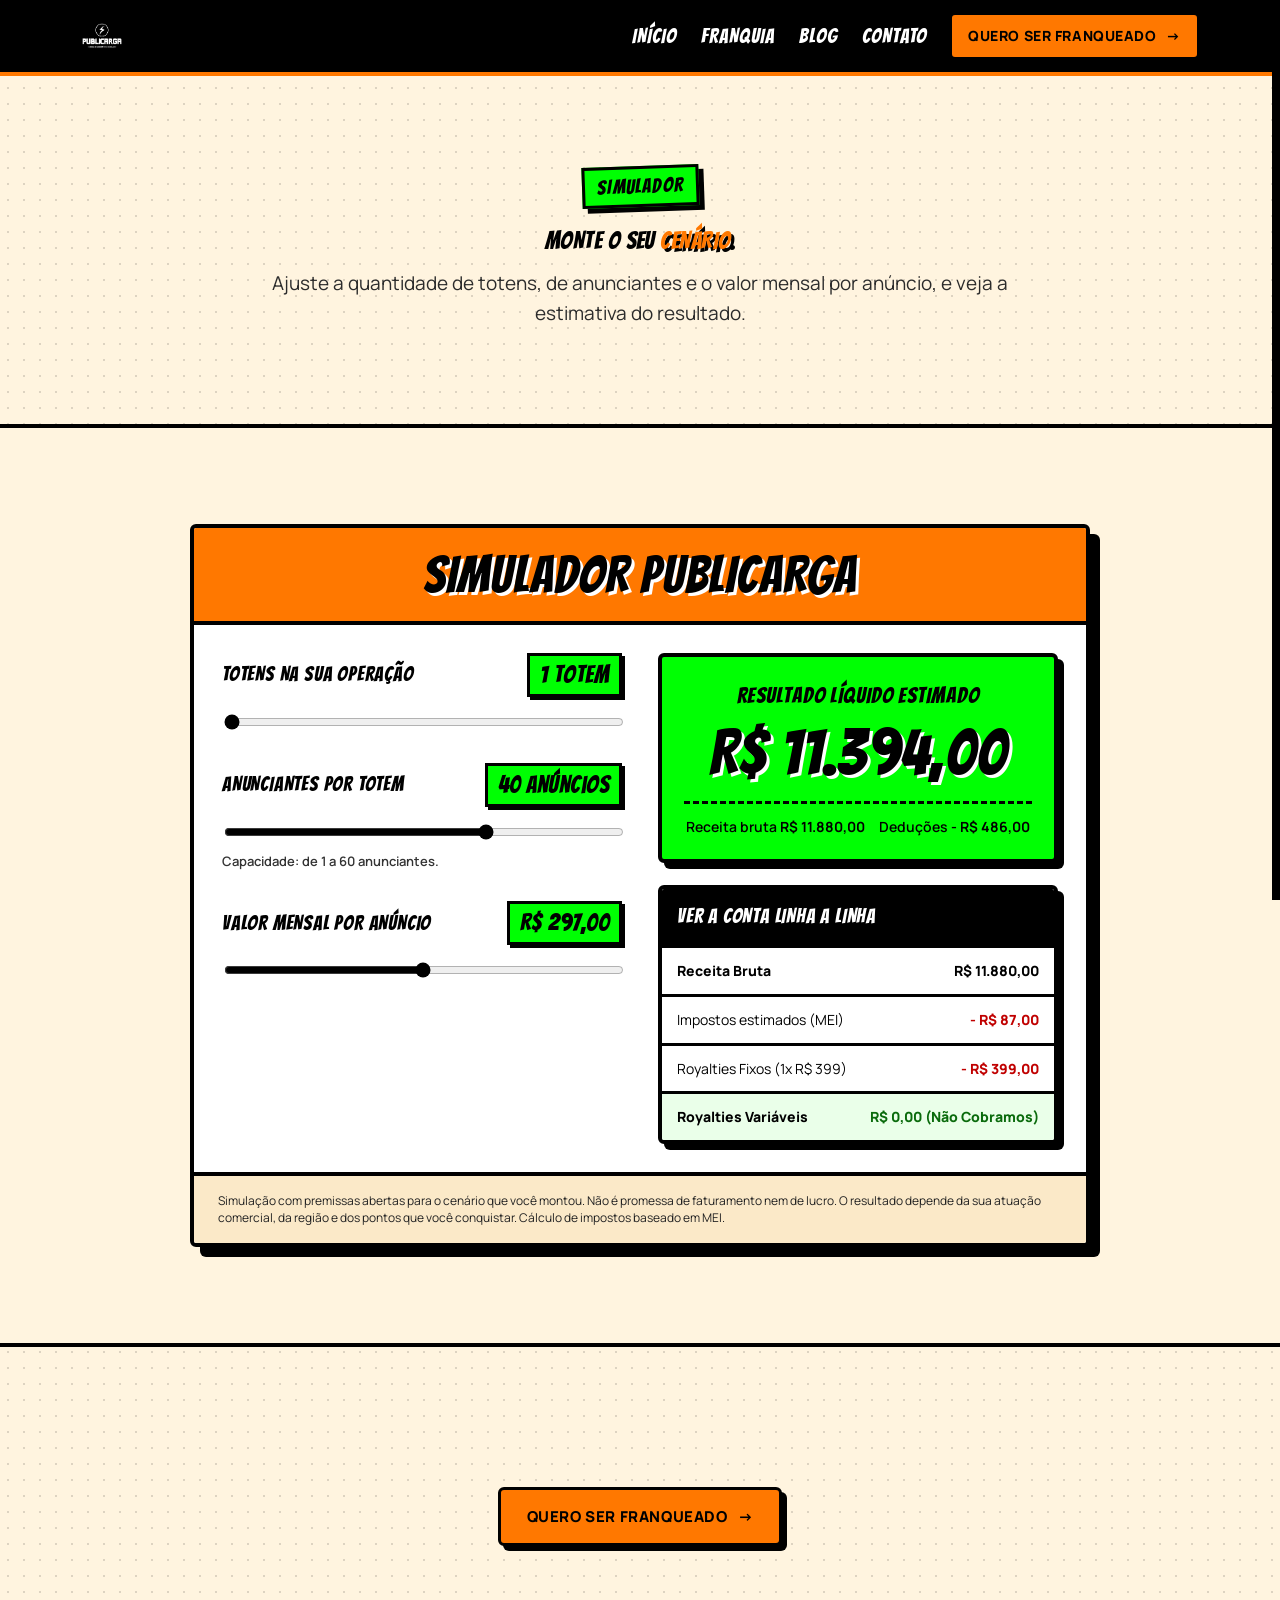
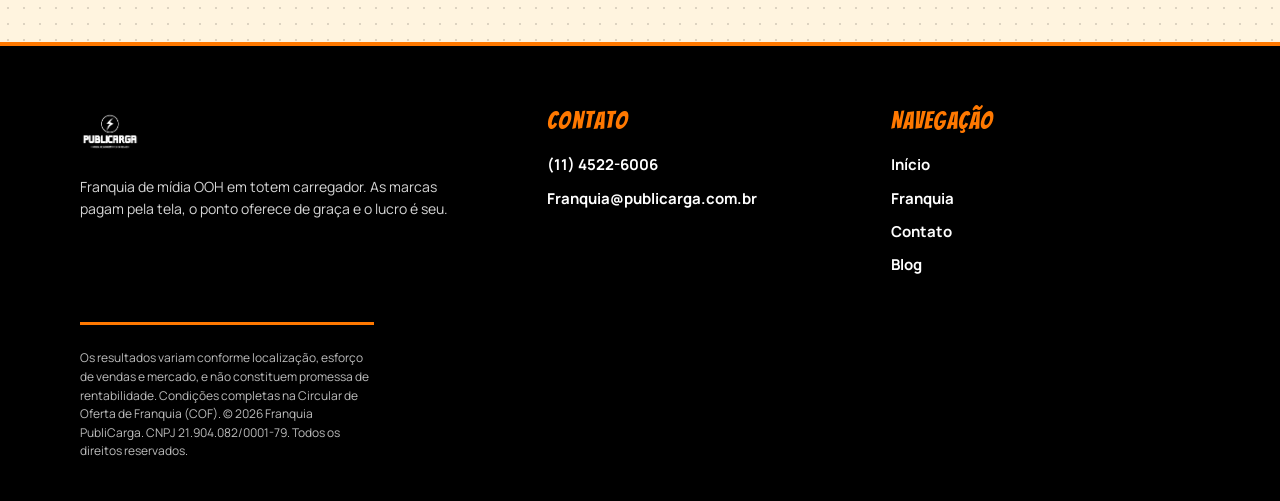
<file: site/simulador/index.html>
<!doctype html>
<html lang="pt-BR">
<head>
<meta charset="utf-8">
<meta name="viewport" content="width=device-width,initial-scale=1,viewport-fit=cover">
<title>Simulador de faturamento | Franquia Publicarga</title>
<meta name="description" content="Simule o faturamento estimado de um ou mais totens Publicarga, com as premissas que você definir.">
<meta name="robots" content="index, follow">
<meta property="og:locale" content="pt_BR">
<meta name="theme-color" content="#000000">
<link rel="icon" href="../assets/mascote.png">
<link rel="preconnect" href="https://fonts.googleapis.com">
<link rel="preconnect" href="https://fonts.gstatic.com" crossorigin>
<link href="https://fonts.googleapis.com/css2?family=Bangers&family=Bricolage+Grotesque:opsz,wght@12..96,600;12..96,700;12..96,800&family=Manrope:wght@400;500;600;700;800&display=swap" rel="stylesheet">
<link rel="stylesheet" href="../assets/quadrinhos.css">
</head>
<body>
<header class="site"><div class="wrap nav">
<a href="/" class="brand" aria-label="Publicarga"><img src="../assets/logo-branca.png" alt="Publicarga" style="height:44px;width:auto"></a>
<nav class="nav-links" aria-label="Principal"><a href="/">Início</a><a href="/franquia/">Franquia</a><a href="https://blog.publicarga.com.br">Blog</a><a href="/contato/">Contato</a></nav>
<div class="nav-cta"><a href="/franquia/" class="btn desk">Quero ser franqueado <span class="arw">→</span></a>
<button class="burger" id="burger" aria-label="Abrir menu" aria-expanded="false" aria-controls="drawer"><span></span></button></div>
</div></header>
<div class="scrim" id="scrim"></div>
<aside class="drawer" id="drawer" aria-hidden="true">
<button class="close" id="drawerClose" aria-label="Fechar menu">×</button>
<a href="/">Início</a><a href="/franquia/">Franquia</a><a href="https://blog.publicarga.com.br">Blog</a><a href="/contato/">Contato</a>
<a href="/franquia/" class="btn">Quero ser franqueado →</a>
</aside>
<section class="section page-hero"><div class="wrap center">
  <span class="eyebrow">Simulador</span>
  <h1 class="big">Monte o seu <span class="accent">cenário</span>.</h1>
  <p class="lead">Ajuste a quantidade de totens, de anunciantes e o valor mensal por anúncio, e veja a estimativa do resultado.</p>
</div></section>

<section class="section simulador-sec" id="simulador">
  <div class="wrap">
    <div class="pc-simulador-wrapper">
        <div class="pc-simulador-header">
            <h2>SIMULADOR PUBLICARGA</h2>
        </div>

        <div class="pc-simulador-body">
            <div class="pc-sim-controls">
                <div class="pc-control-group">
                    <div class="pc-control-labels">
                        <label>TOTENS NA SUA OPERAÇÃO</label>
                        <span id="pc-val-totens" class="pc-highlight-text">1 totem</span>
                    </div>
                    <input type="range" id="pc-range-totens" min="1" max="10" value="1" step="1">
                </div>

                <div class="pc-control-group">
                    <div class="pc-control-labels">
                        <label>ANUNCIANTES POR TOTEM</label>
                        <span id="pc-val-ads" class="pc-highlight-text">40 anúncios</span>
                    </div>
                    <input type="range" id="pc-range-ads" min="1" max="60" value="40" step="1">
                    <small>Capacidade: de 1 a 60 anunciantes.</small>
                </div>

                <div class="pc-control-group">
                    <div class="pc-control-labels">
                        <label>VALOR MENSAL POR ANÚNCIO</label>
                        <span id="pc-val-price" class="pc-highlight-text">R$ 297,00</span>
                    </div>
                    <input type="range" id="pc-range-price" min="97" max="500" value="297" step="1">
                </div>
            </div>

            <div class="pc-sim-results">
                <div class="pc-result-highlight">
                    <p>RESULTADO LÍQUIDO ESTIMADO</p>
                    <h3 id="pc-resultado-liquido">R$ 11.394,00</h3>
                    <div class="pc-highlight-sub">
                        <span>Receita bruta <b id="pc-sub-receita">R$ 11.880,00</b></span>
                        <span>Deduções <b id="pc-sub-deducoes">- R$ 486,00</b></span>
                    </div>
                </div>

                <div class="pc-linha-a-linha">
                    <div class="pc-table-header">VER A CONTA LINHA A LINHA</div>
                    <div class="pc-table-row pc-row-bold">
                        <span>Receita Bruta</span>
                        <span id="pc-tb-receita">R$ 11.880,00</span>
                    </div>
                    <div class="pc-table-row">
                        <span>Impostos estimados (MEI)</span>
                        <span class="pc-text-red" id="pc-tb-mei">- R$ 87,00</span>
                    </div>
                    <div class="pc-table-row">
                        <span>Royalties Fixos (<span id="pc-qtd-totens-royalty">1</span>x R$ 399)</span>
                        <span class="pc-text-red" id="pc-tb-royalties">- R$ 399,00</span>
                    </div>
                    <div class="pc-table-row pc-row-bold pc-row-green">
                        <span>Royalties Variáveis</span>
                        <span>R$ 0,00 (Não Cobramos)</span>
                    </div>
                </div>
            </div>
        </div>

        <div class="pc-simulador-footer">
            <p>Simulação com premissas abertas para o cenário que você montou. Não é promessa de faturamento nem de lucro. O resultado depende da sua atuação comercial, da região e dos pontos que você conquistar. Cálculo de impostos baseado em MEI.</p>
        </div>
    </div>
  </div>
</section>

<section class="section"><div class="wrap center">
  <div class="sec-cta"><a href="/franquia/" class="btn">Quero ser franqueado <span class="arw">→</span></a></div>
</div></section>

<footer class="site"><div class="wrap">
<div class="fgrid">
<div><div class="brand"><img src="../assets/logo-branca.png" alt="Publicarga" style="height:60px;width:auto"></div>
<p>Franquia de mídia OOH em totem carregador. As marcas pagam pela tela, o ponto oferece de graça e o lucro é seu.</p></div>
<div class="col"><h5>Contato</h5>
<a href="tel:+551145226006">(11) 4522-6006</a>
<a href="mailto:Franquia@publicarga.com.br">Franquia@publicarga.com.br</a></div>
<div class="col"><h5>Navegação</h5>
<a href="/">Início</a><a href="/franquia/">Franquia</a><a href="/contato/">Contato</a><a href="https://blog.publicarga.com.br">Blog</a></div>
</div>
<p class="flegal">Os resultados variam conforme localização, esforço de vendas e mercado, e não constituem promessa de rentabilidade. Condições completas na Circular de Oferta de Franquia (COF). © 2026 Franquia PubliCarga. CNPJ 21.904.082/0001-79. Todos os direitos reservados.</p>
</div></footer>
<script src="../assets/site.js"></script>
<script src="../assets/simulador.js"></script>
</body>
</html>
</file>
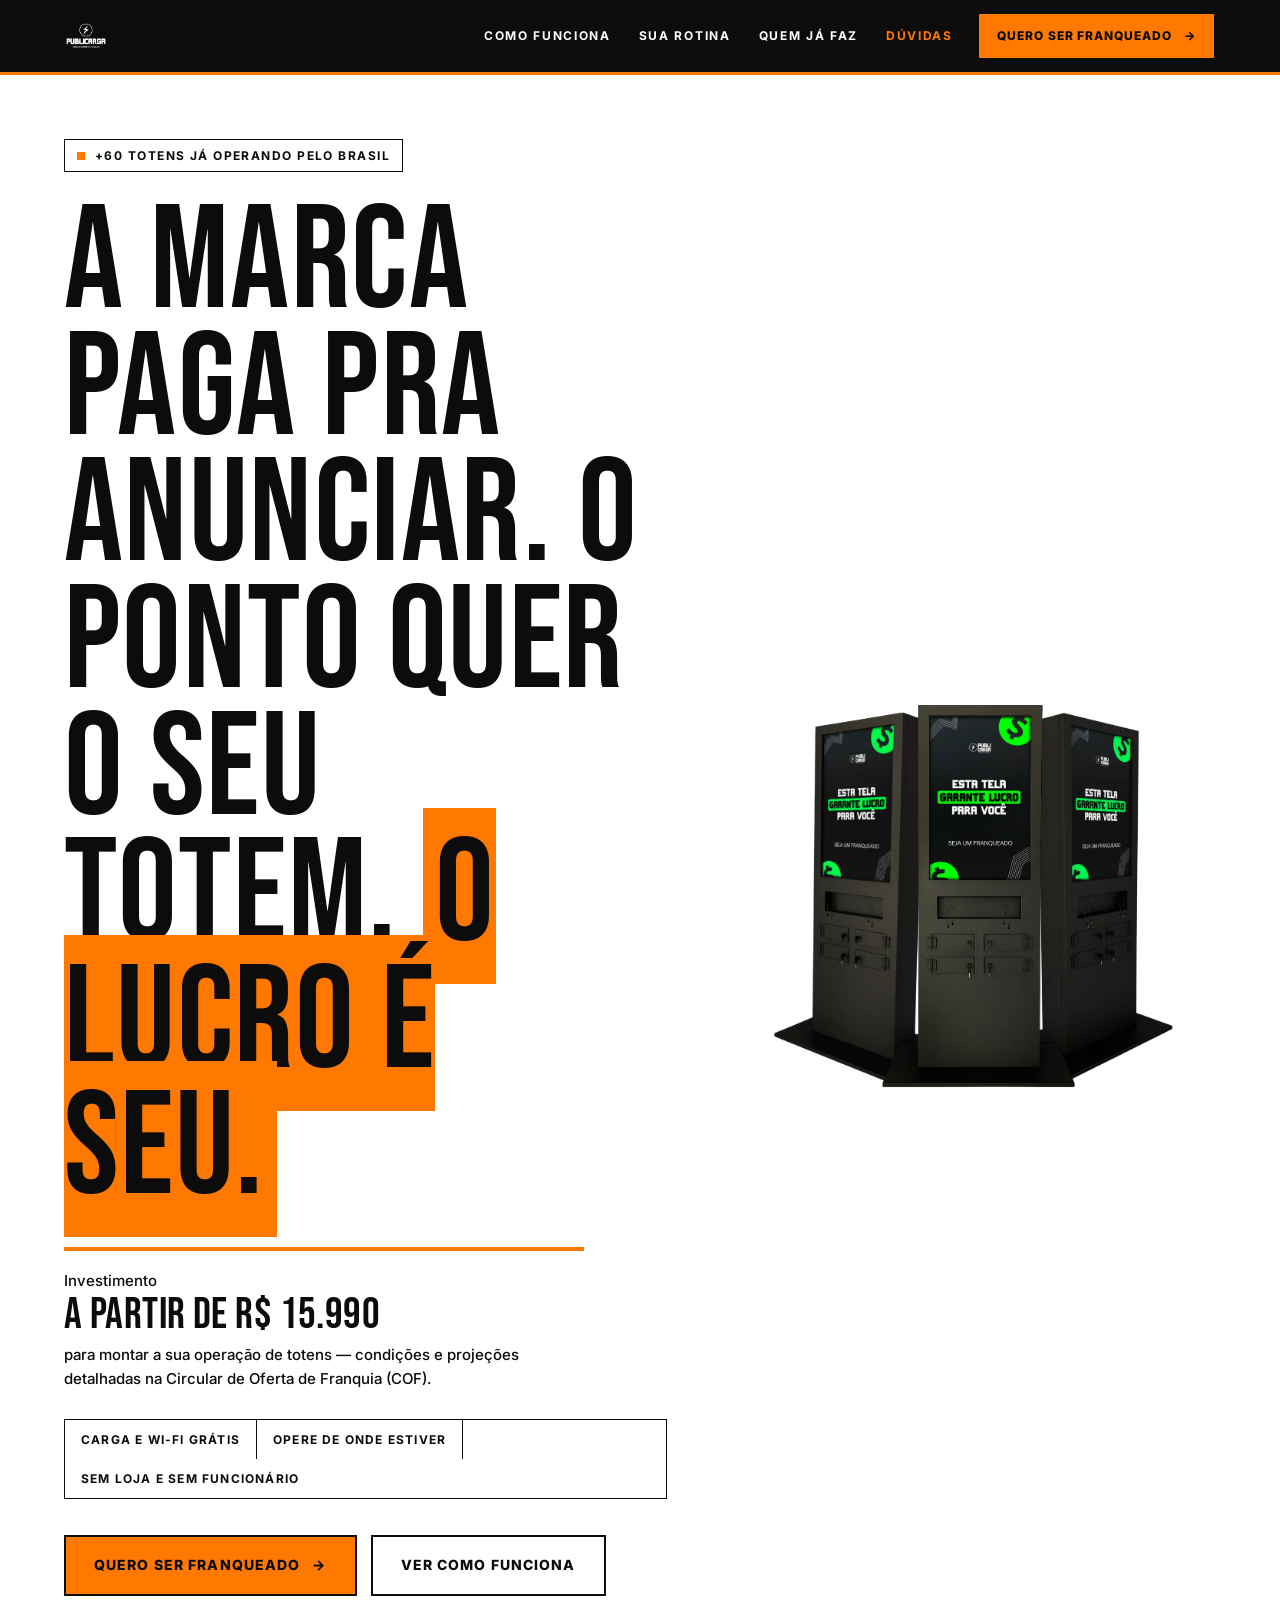
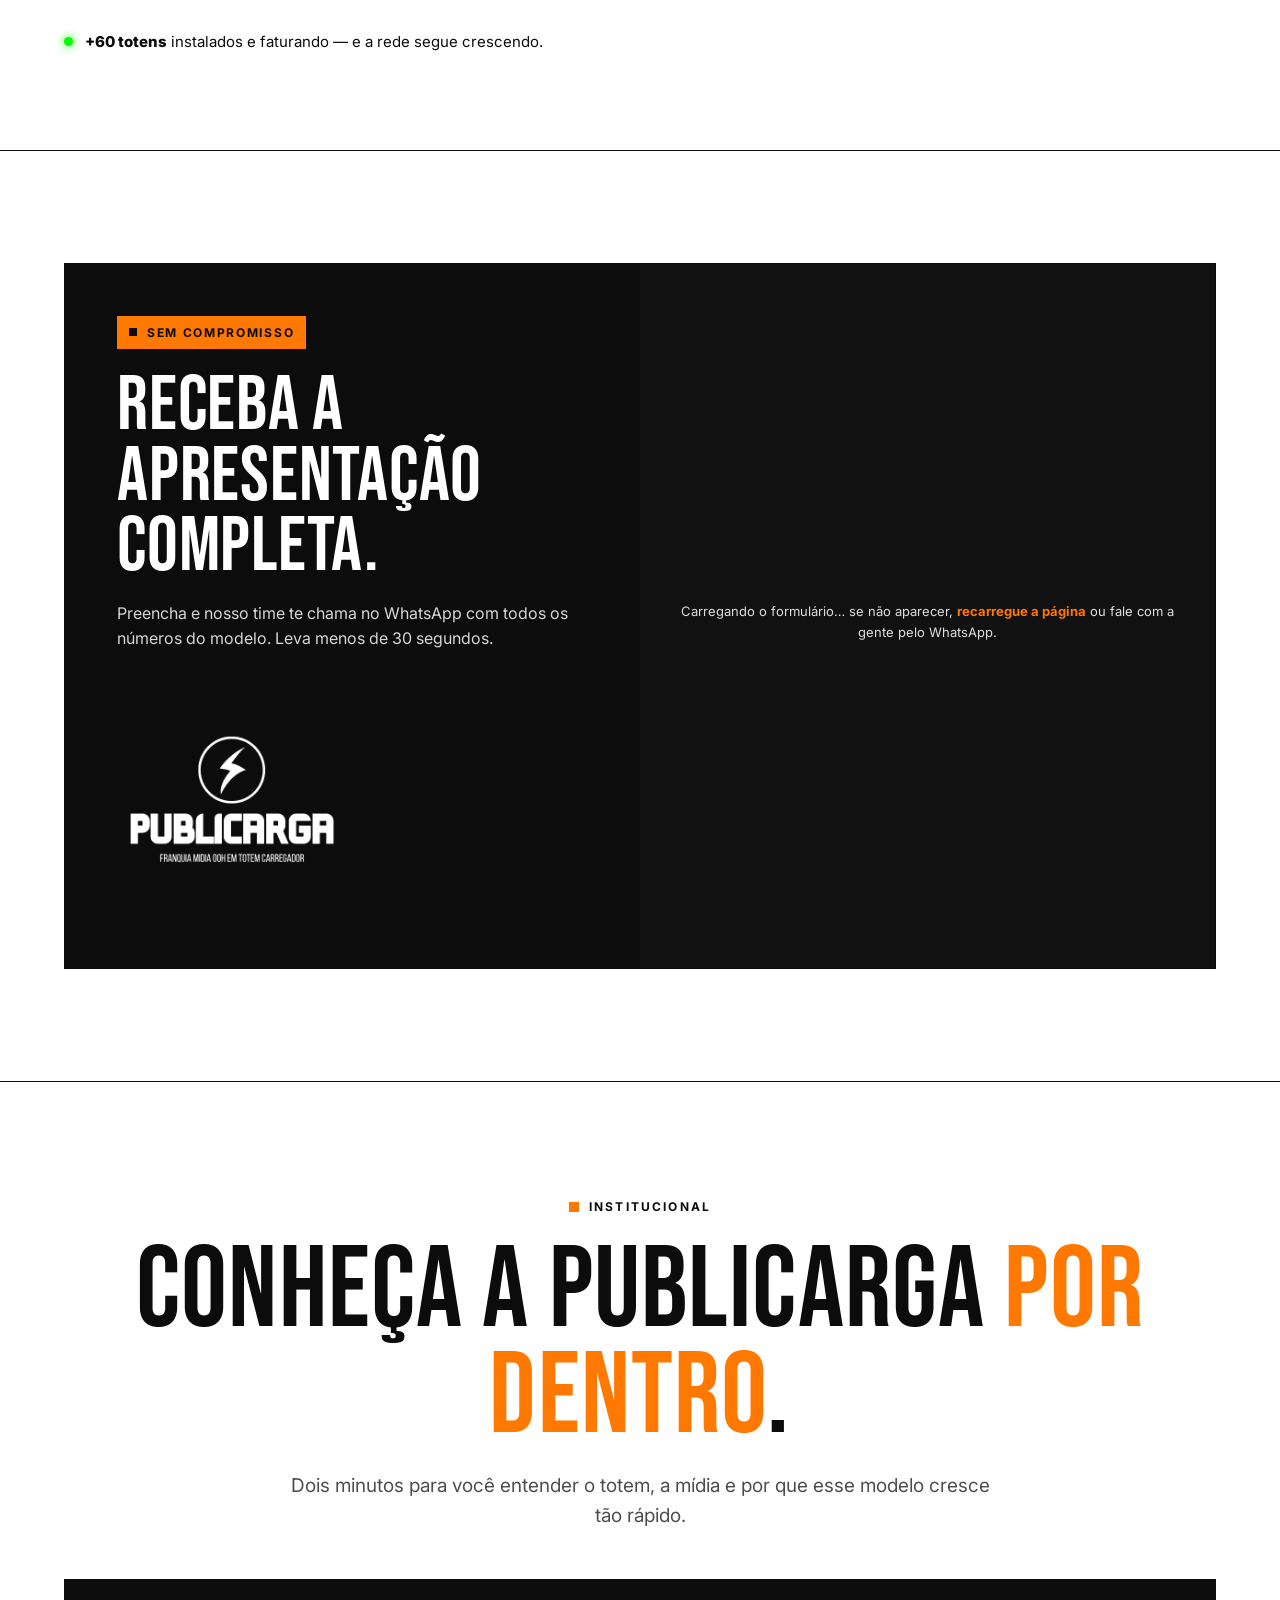
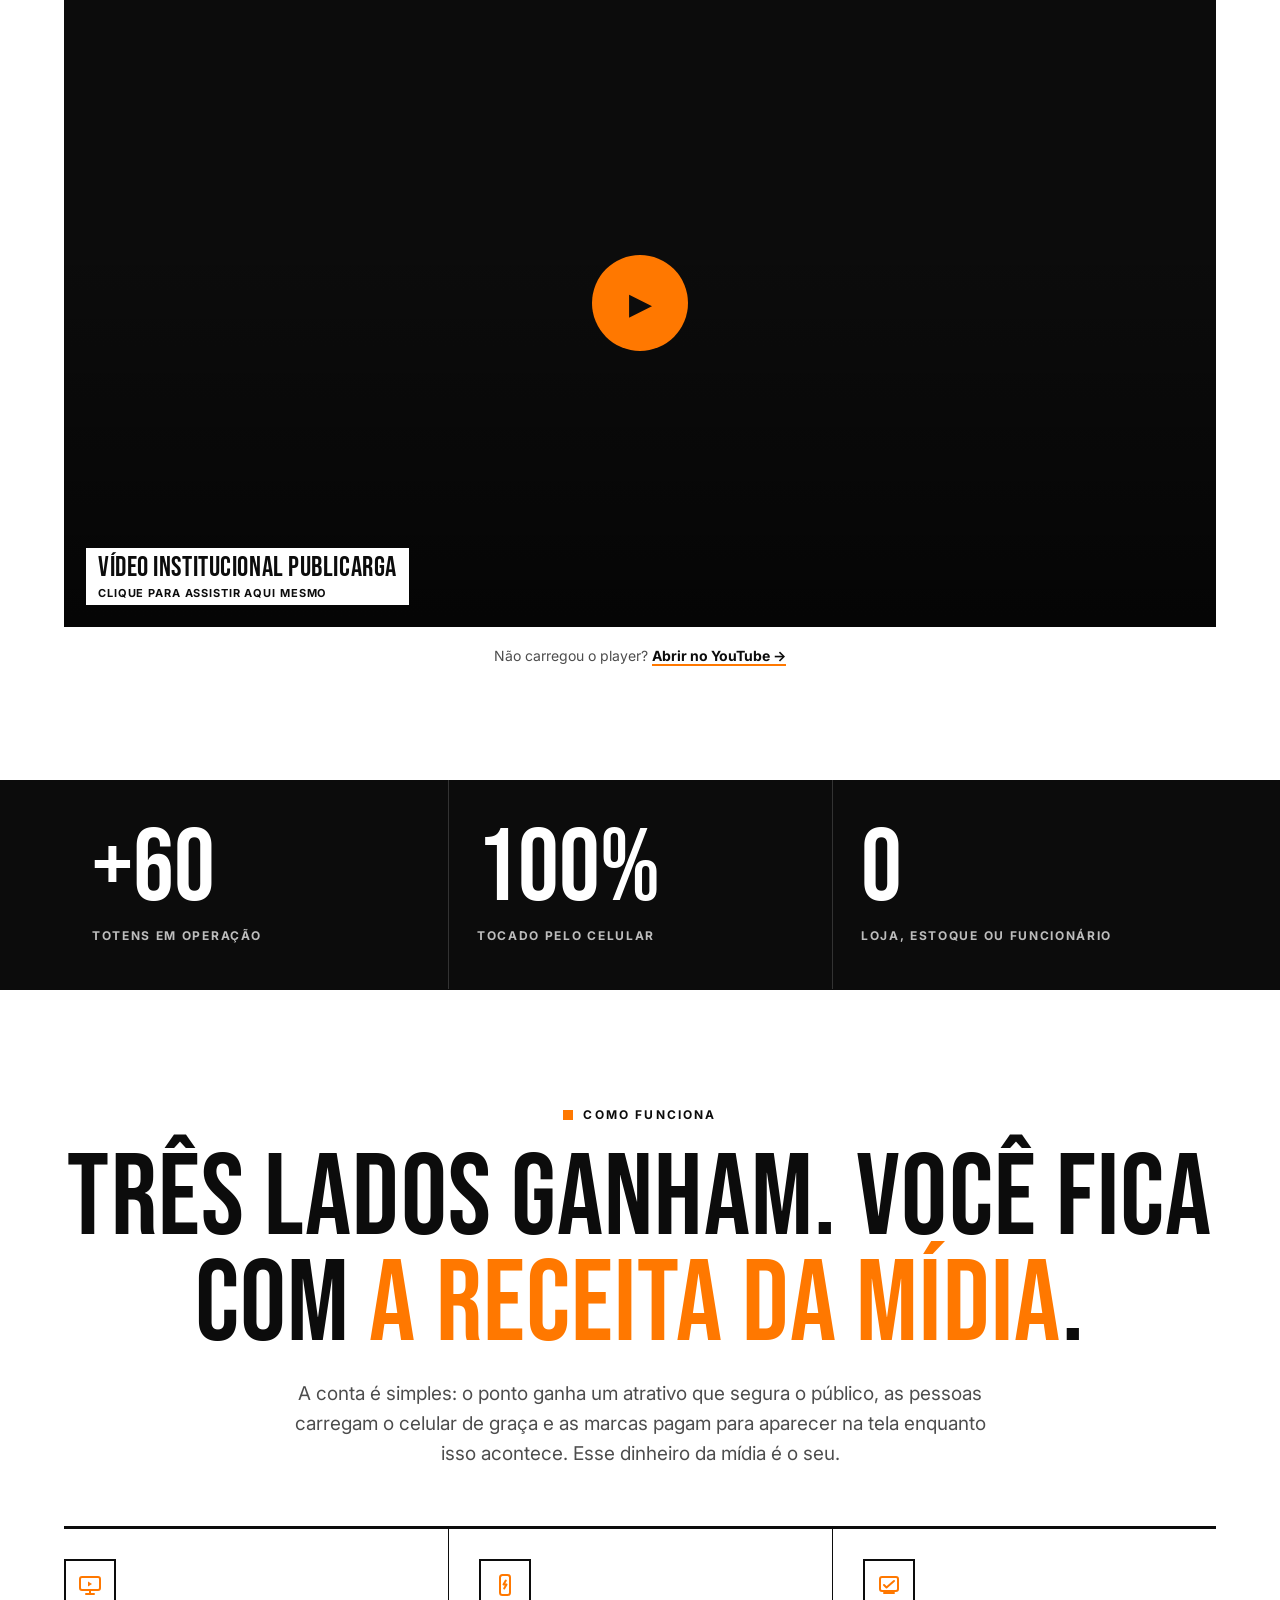
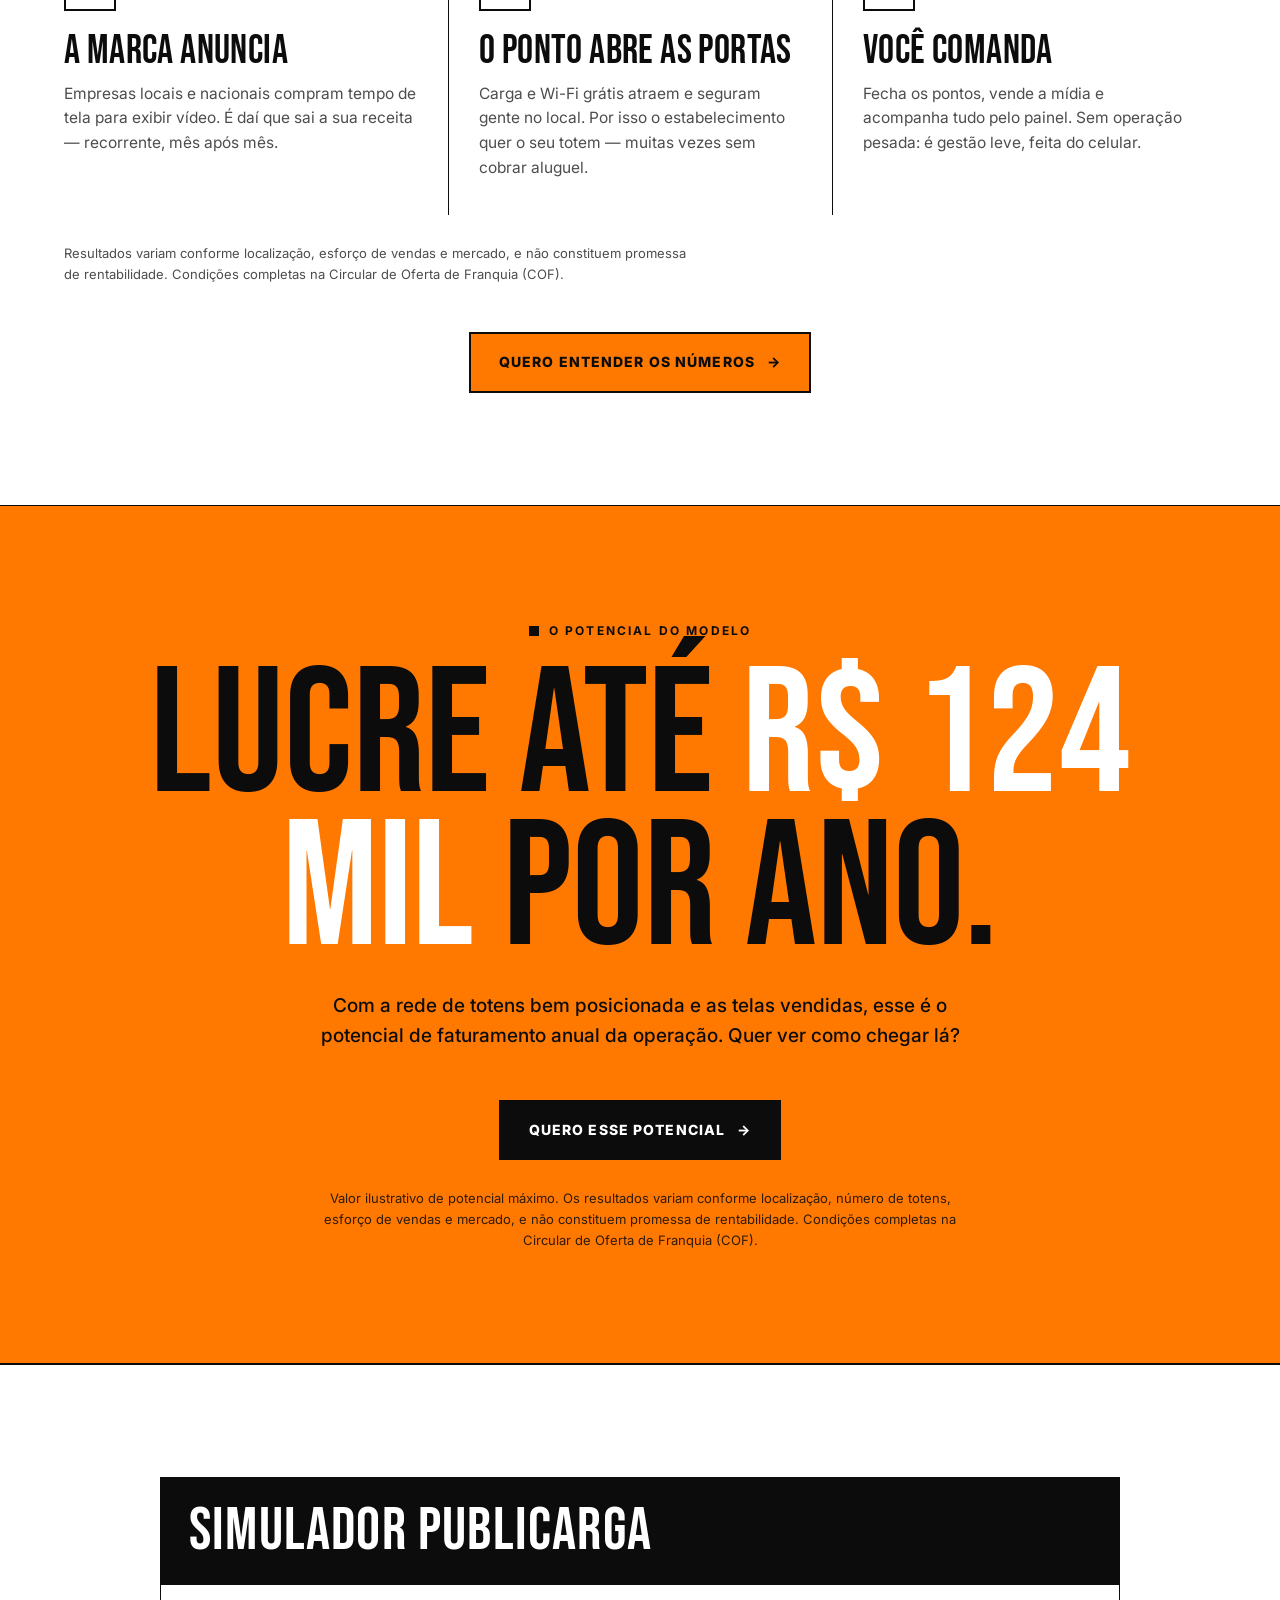
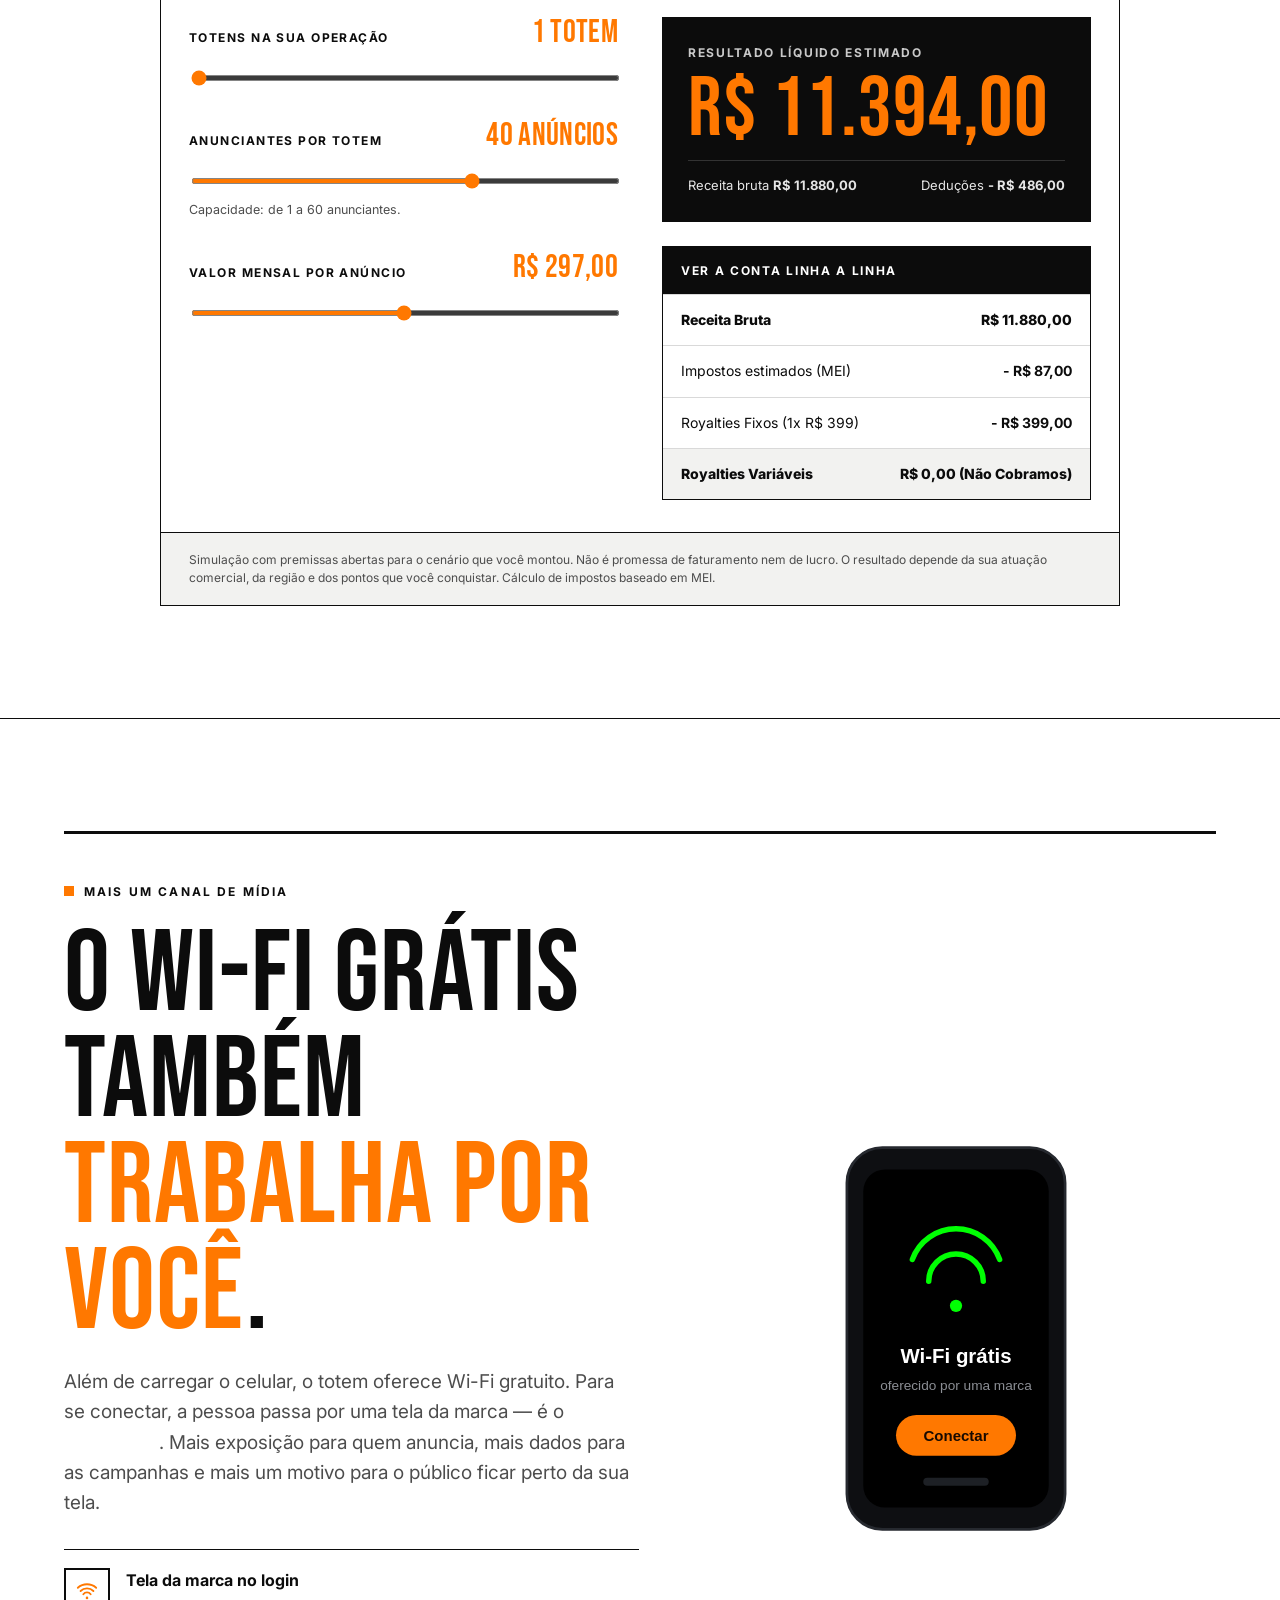
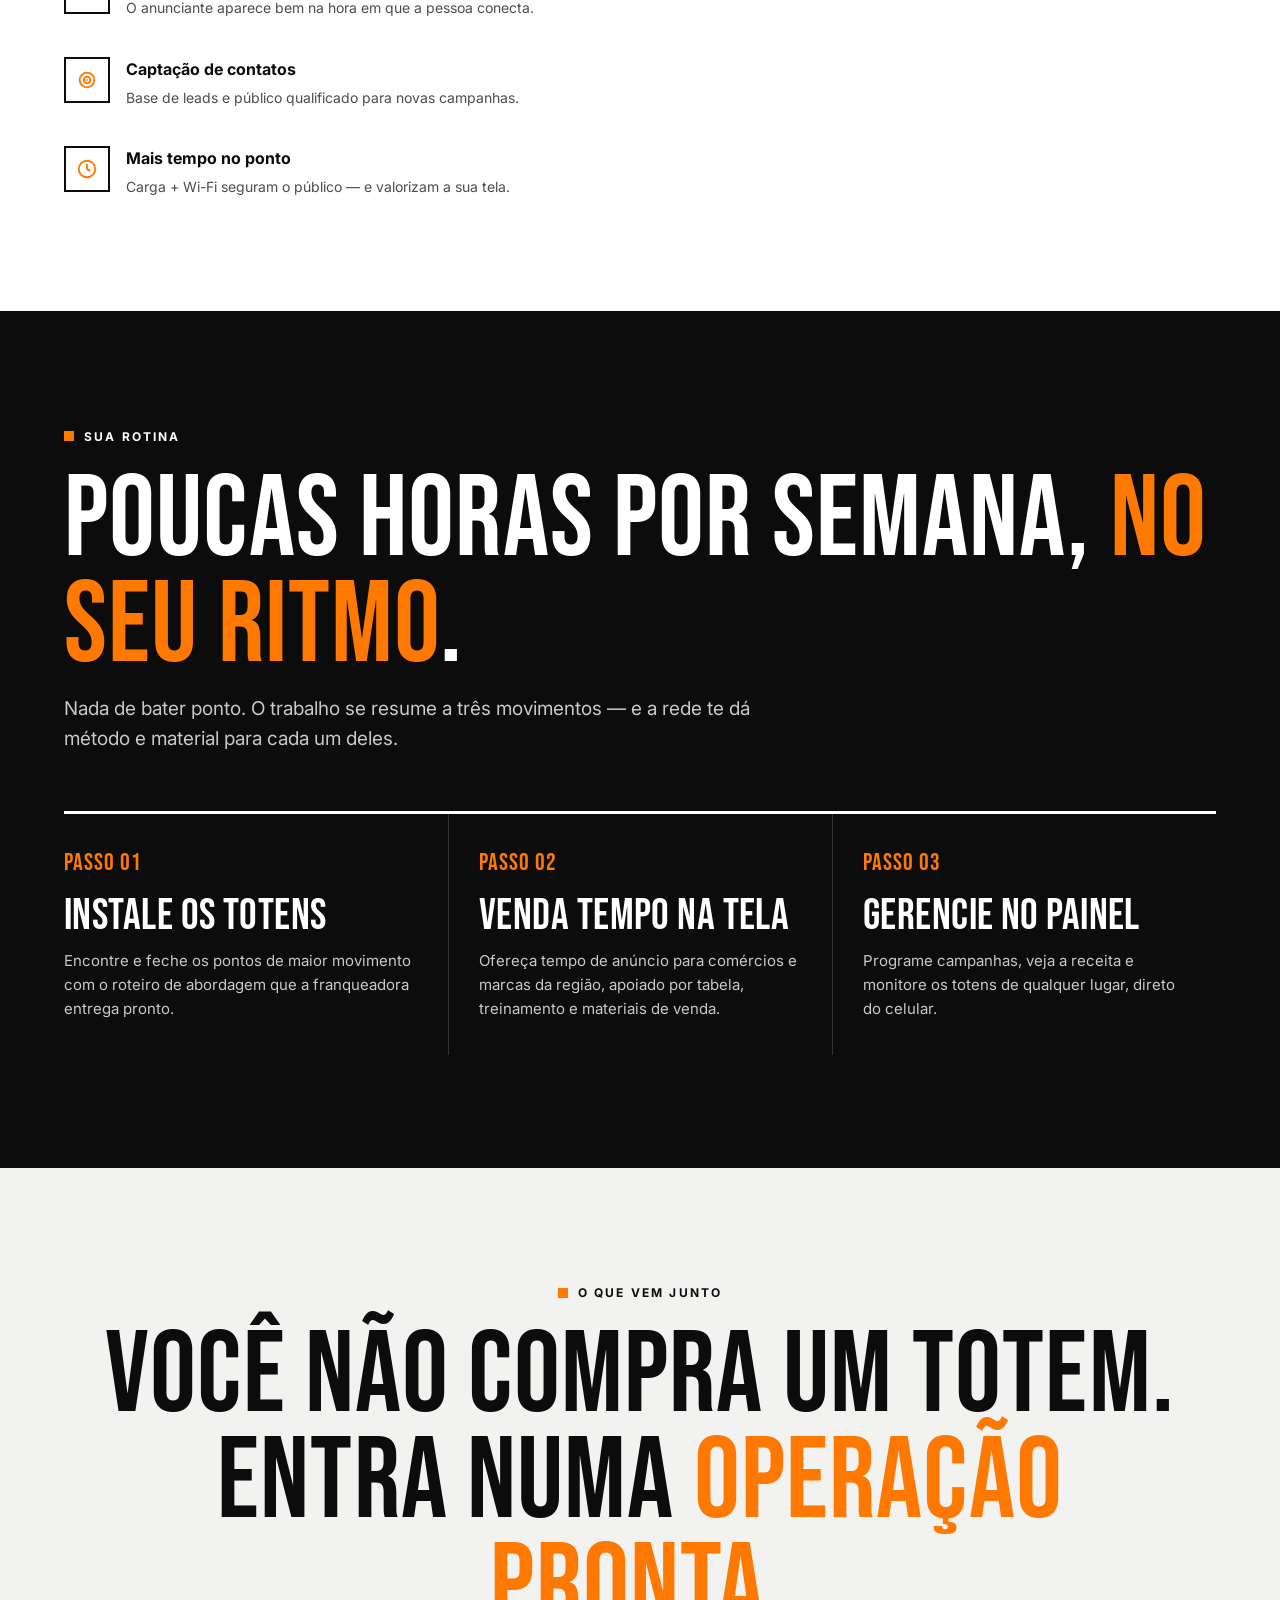
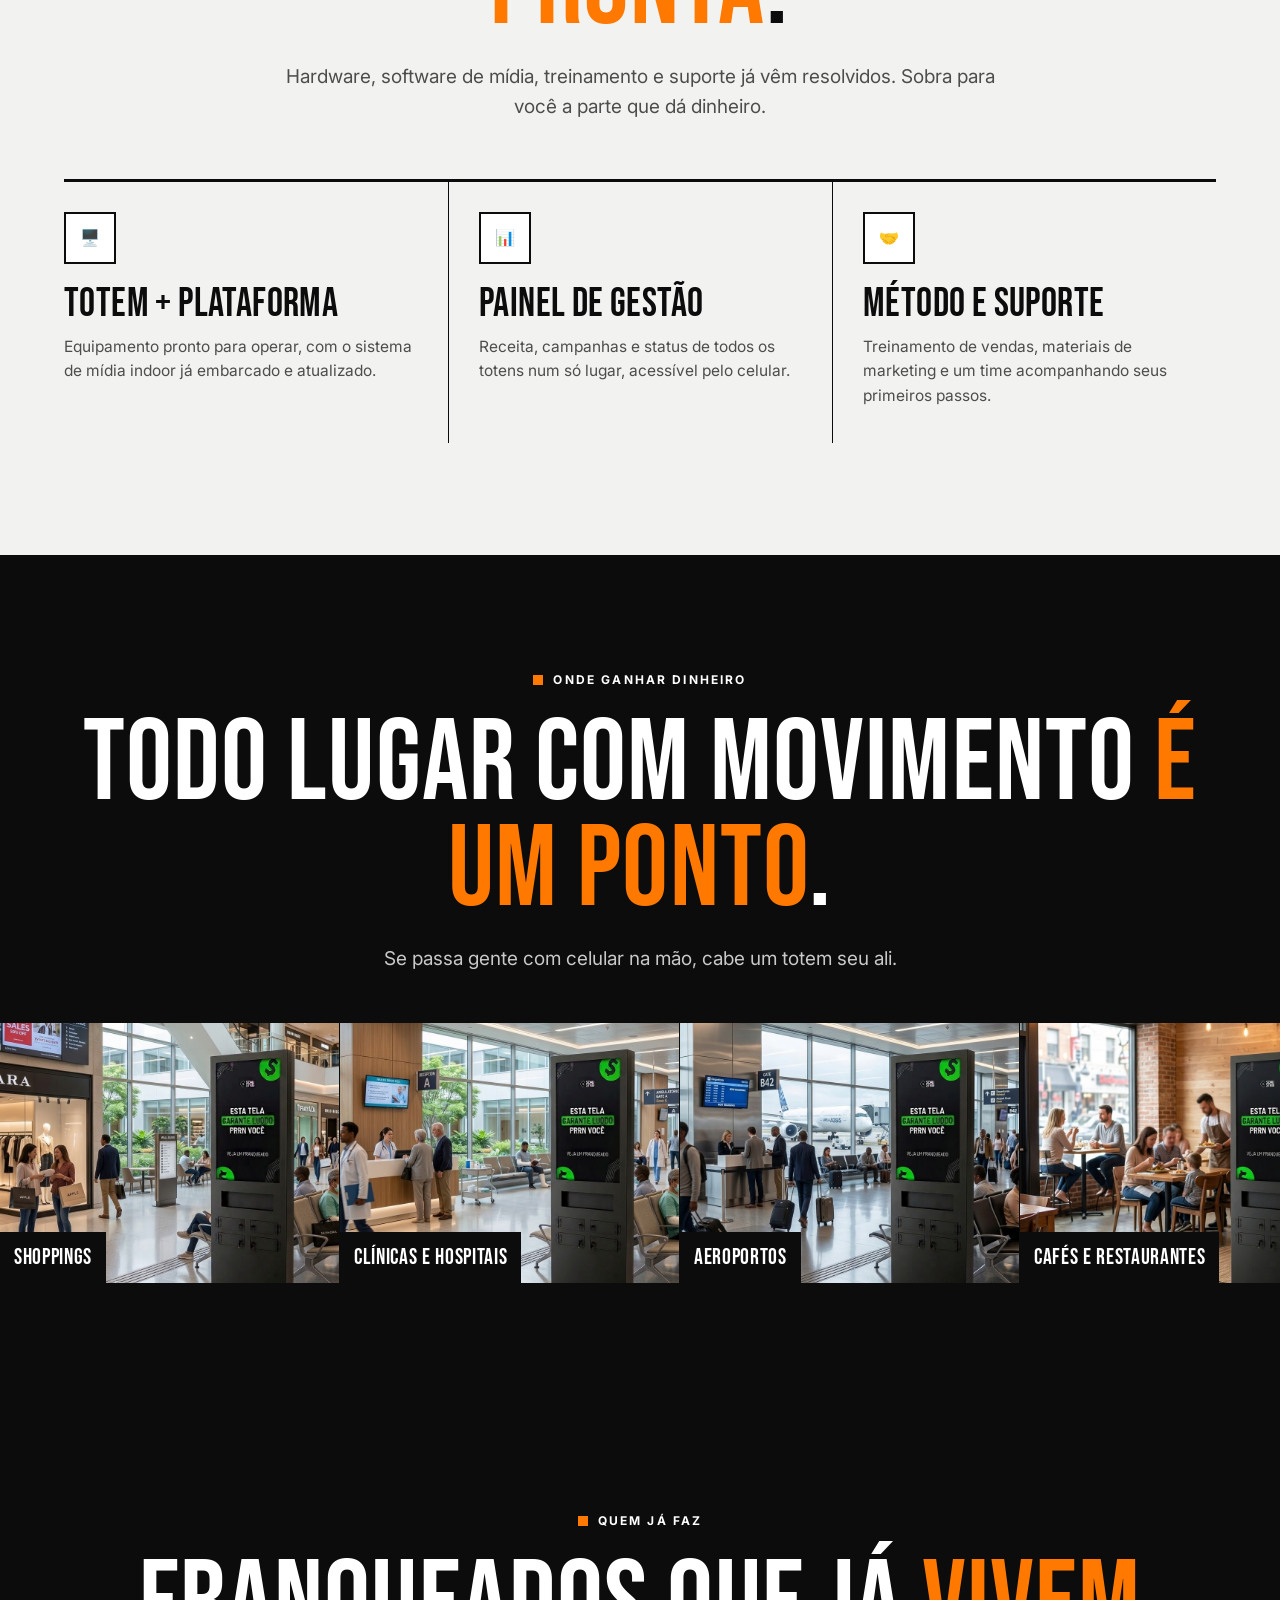
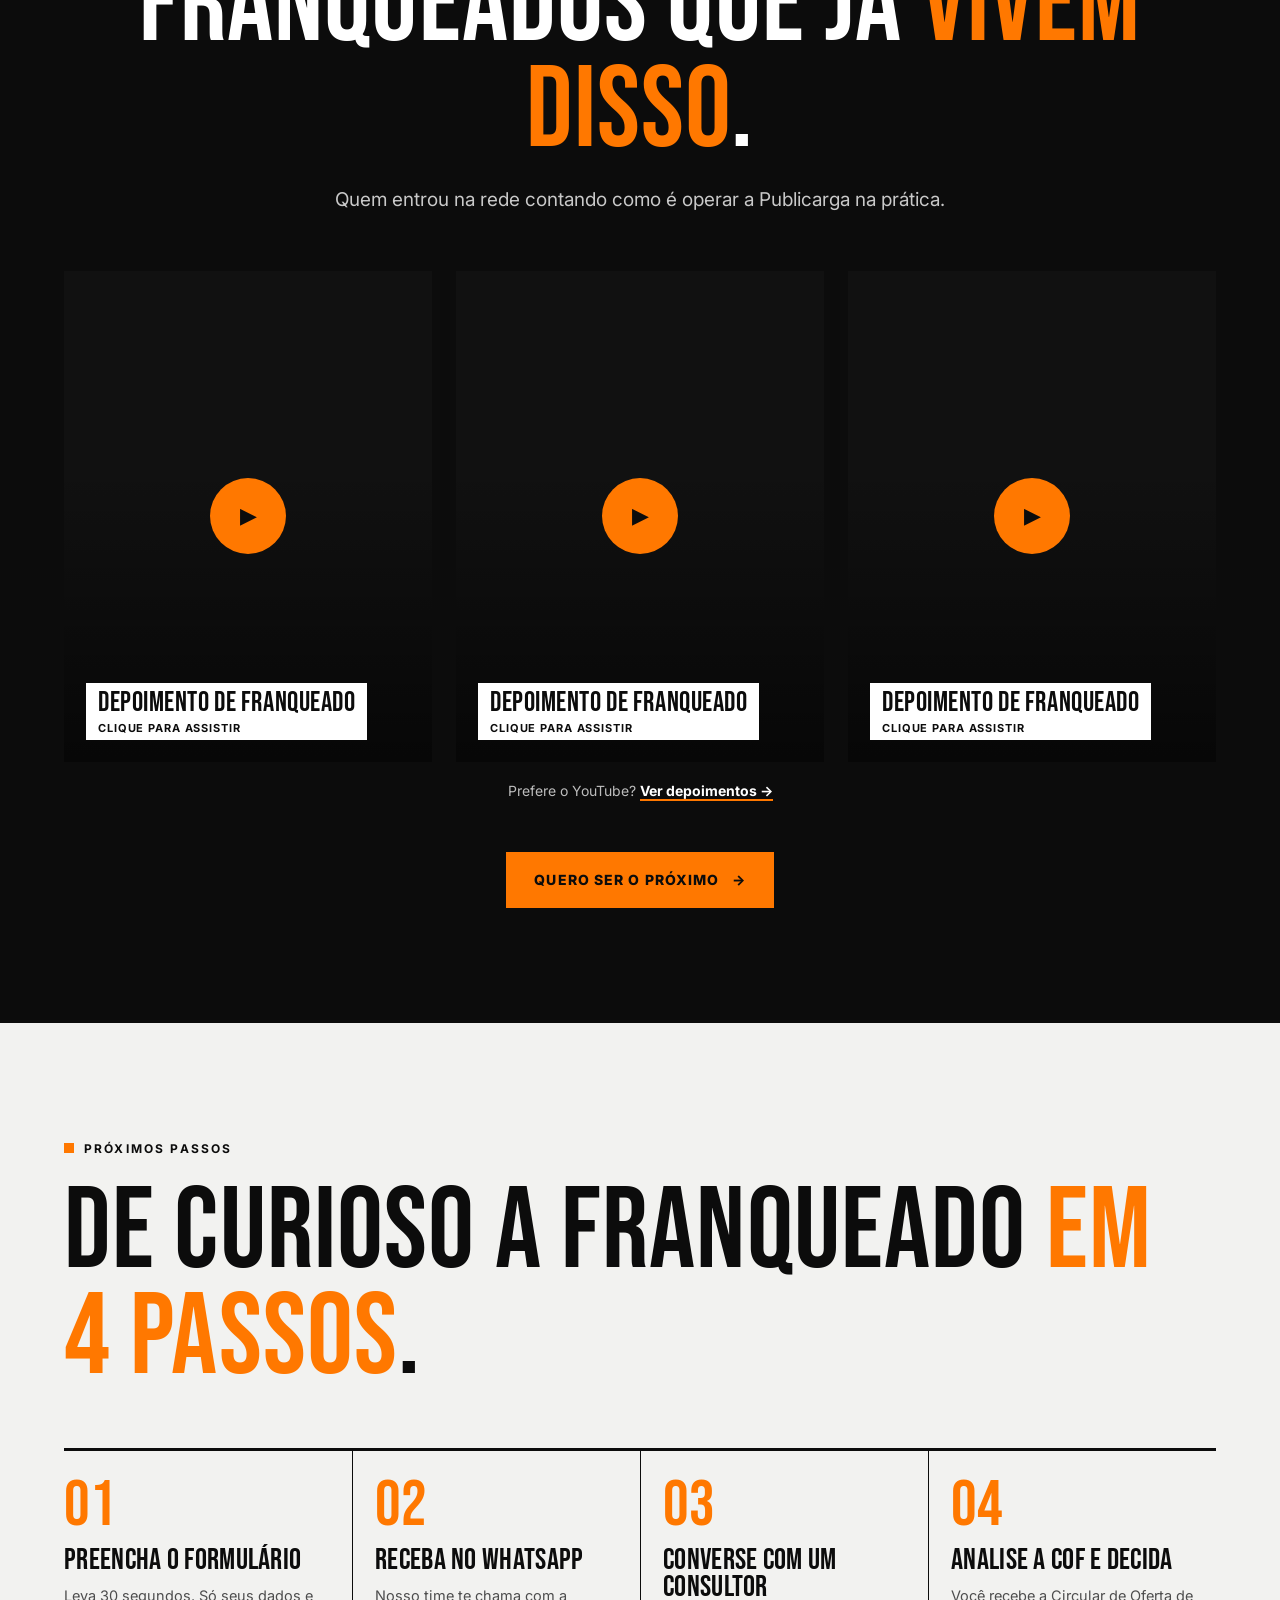
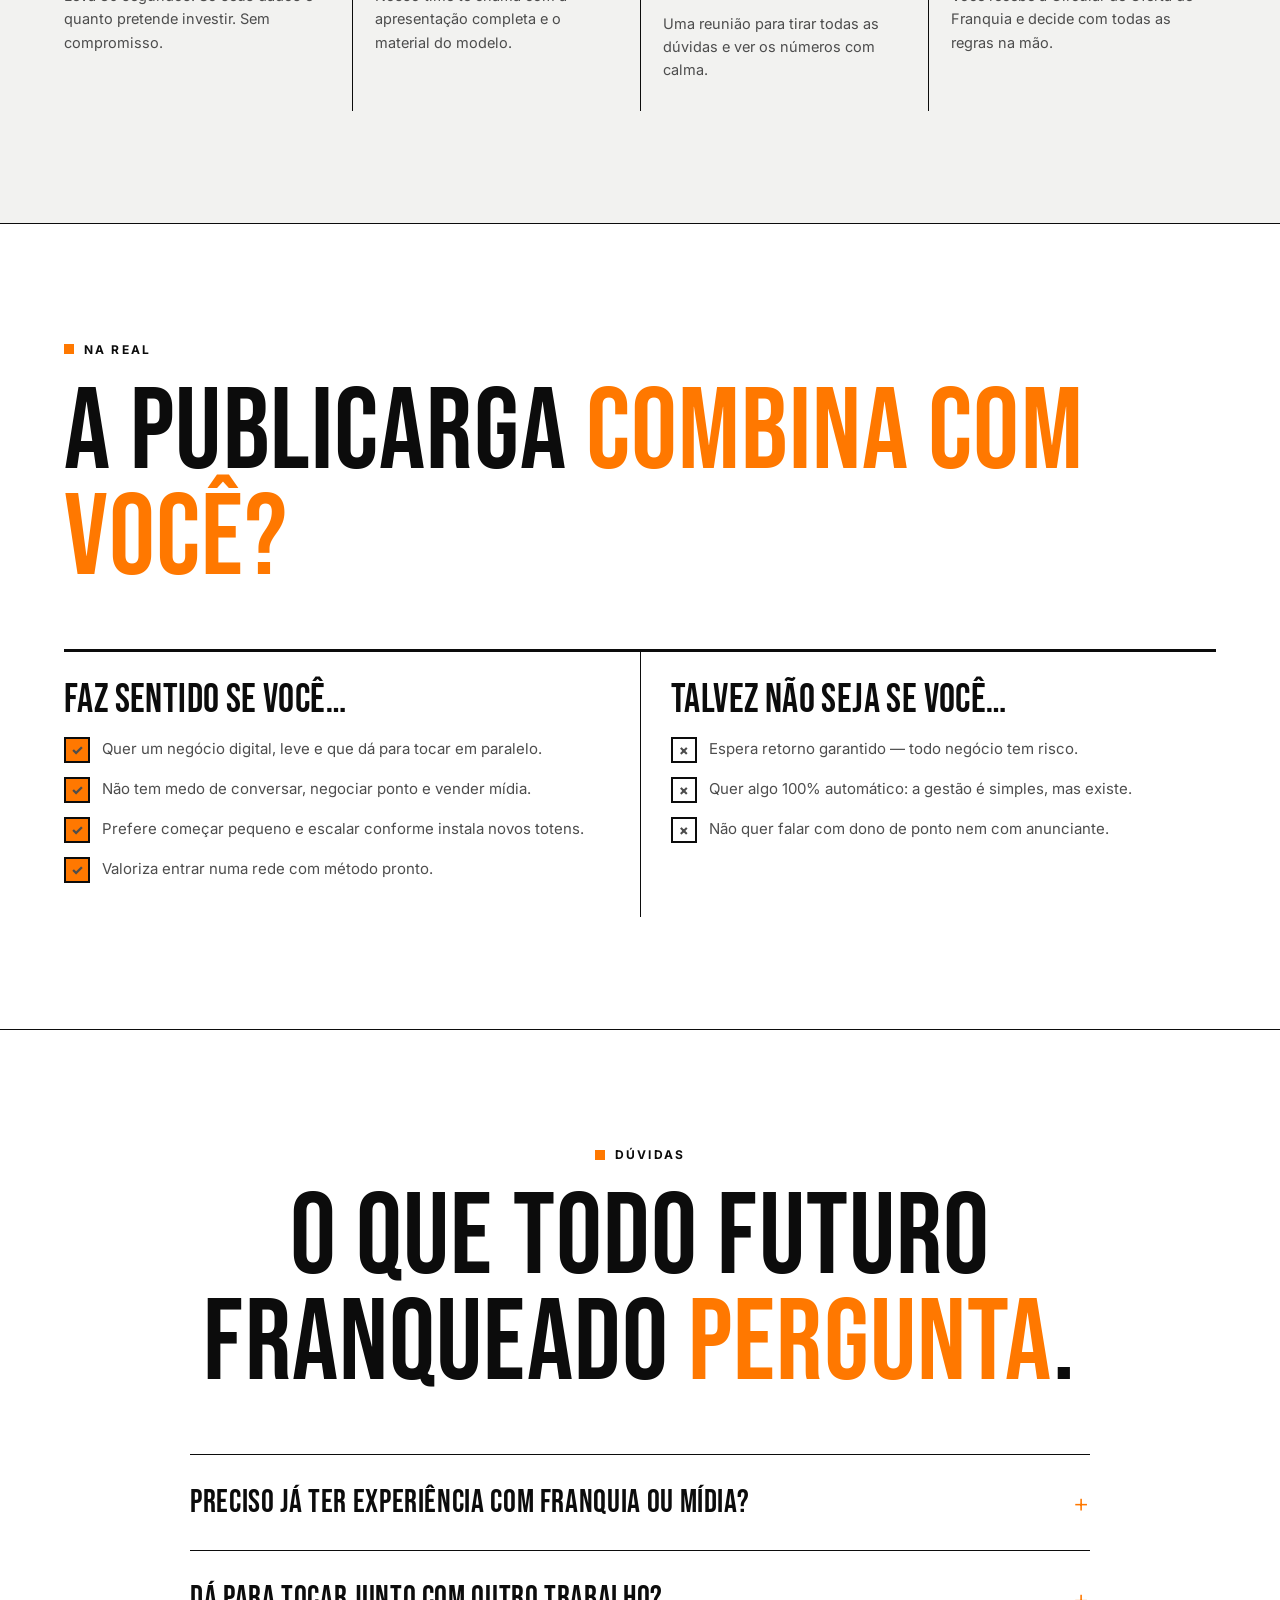
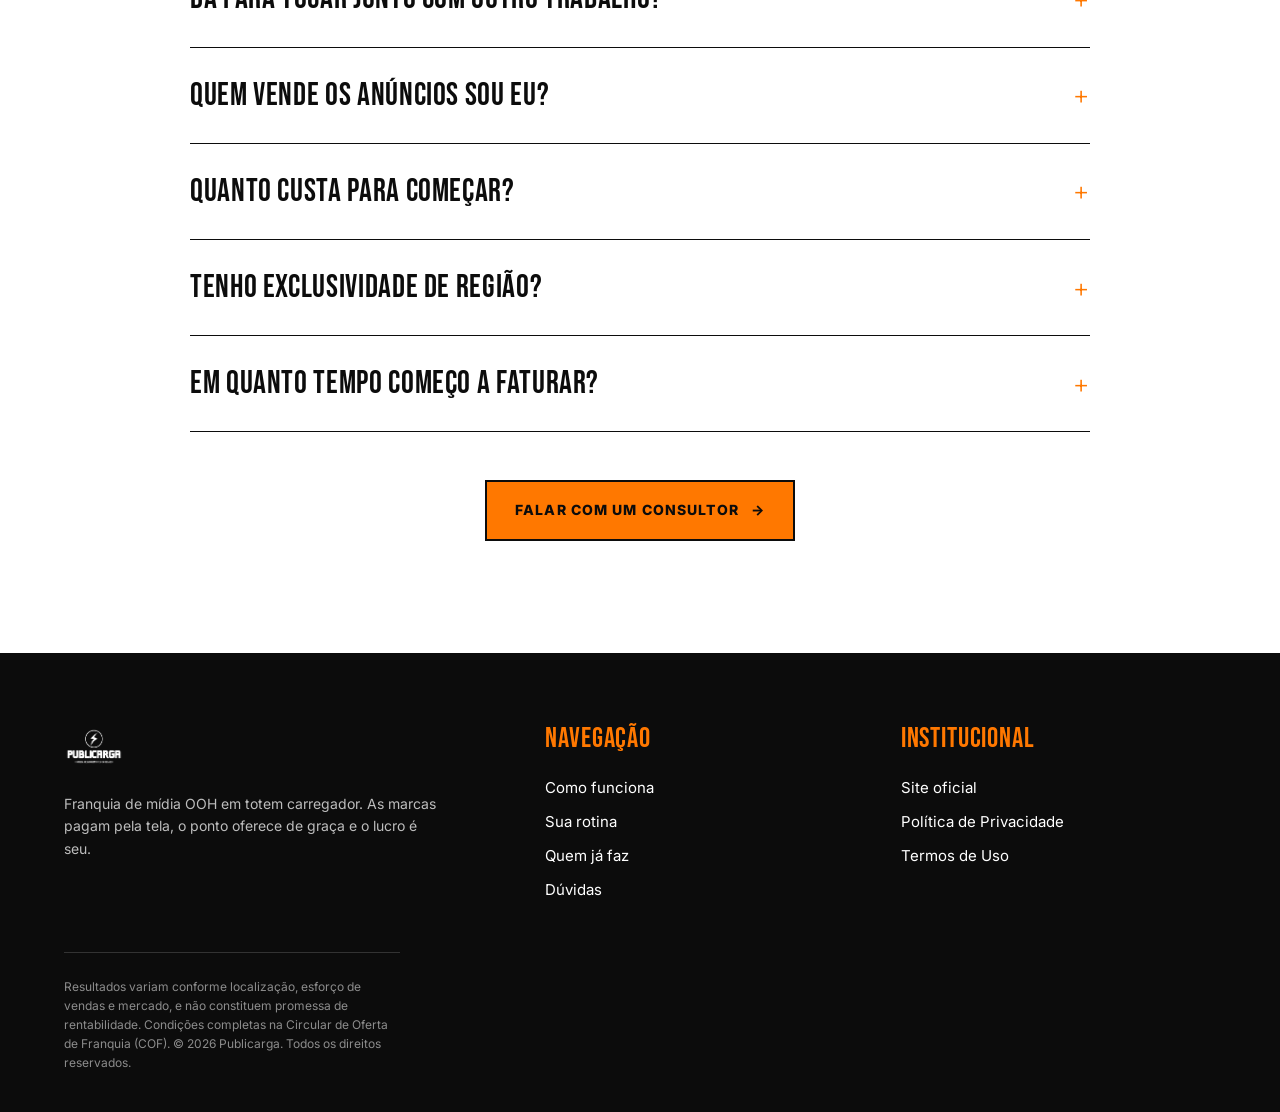
<file: preview-cartaz.html>
<!doctype html>
<html lang="pt-BR">
<head>
<meta charset="utf-8">
<meta name="viewport" content="width=device-width,initial-scale=1,viewport-fit=cover">
<title>Publicarga Cartaz</title>
<meta name="description" content="Seja franqueado Publicarga: totens que carregam celular e vendem mídia OOH indoor. As marcas pagam pela tela e o lucro é seu." />
<link rel="preconnect" href="https://fonts.googleapis.com">
<link rel="preconnect" href="https://fonts.gstatic.com" crossorigin>
<link href="https://fonts.googleapis.com/css2?family=Bebas+Neue&family=Inter:wght@400;500;600;700;800&display=swap" rel="stylesheet">

<style>
:root{
    --paper:#ffffff;--paper-2:#f2f2f0;--ink:#0c0c0c;--ink-2:#1d1d1d;
    --muted:#4d4d4d;--rule:#0c0c0c;
    --brand:#ff7800;--brand-ink:#0c0c0c;
    --volt:#00ff03;
    --display:"Bebas Neue",Impact,"Arial Narrow",sans-serif;
    --body:"Inter",system-ui,-apple-system,"Segoe UI",sans-serif;
    --wrap:1200px;--hdr:72px;
    color-scheme:light;
  }
  *{box-sizing:border-box}
  html{scroll-behavior:smooth}
  @media(prefers-reduced-motion:reduce){html{scroll-behavior:auto}}
  body{margin:0;background:var(--paper);color:var(--ink);font-family:var(--body);font-size:16px;line-height:1.6;-webkit-font-smoothing:antialiased;overflow-x:hidden}
  h1,h2,h3,h4{font-family:var(--display);font-weight:400;line-height:.92;margin:0;letter-spacing:.01em;text-transform:uppercase}
  p{margin:0}
  a{color:inherit;text-decoration:none}
  img{max-width:100%;display:block}
  ::selection{background:var(--brand);color:var(--ink)}
  :focus-visible{outline:3px solid var(--brand);outline-offset:3px}

  .wrap{width:100%;max-width:var(--wrap);margin-inline:auto;padding-inline:24px}
  section[id]{scroll-margin-top:calc(var(--hdr) + 12px)}
  .section{padding-block:112px;border-top:1px solid var(--rule)}
  .eyebrow{display:inline-flex;align-items:center;gap:10px;font-family:var(--body);font-weight:700;font-size:12px;letter-spacing:.18em;text-transform:uppercase;color:var(--ink);margin:0 0 22px}
  .eyebrow::before{content:"";width:10px;height:10px;background:var(--brand)}
  .center{text-align:center}
  .center .eyebrow{justify-content:center}
  h2.big{font-size:clamp(56px,9vw,132px)}
  .lead{color:var(--muted);font-size:clamp(16px,1.8vw,19px);max-width:60ch;margin-top:20px}
  .center .lead{margin-inline:auto}
  .accent{color:var(--brand)}
  .hl{background:var(--brand);color:var(--ink);padding:0 .08em}

  /* texto simples (sem balões) */
  .bubble{background:none;border:0;border-radius:0;padding:0;box-shadow:none;max-width:60ch;margin-top:24px}
  .bubble::before,.bubble::after{content:none}
  .center .bubble{margin-inline:auto}

  .pow{display:none}

  .btn{
    display:inline-flex;align-items:center;gap:12px;justify-content:center;
    font-family:var(--body);font-weight:800;font-size:14px;text-transform:uppercase;letter-spacing:.08em;
    padding:17px 28px;border:2px solid var(--ink);border-radius:0;cursor:pointer;
    background:var(--brand);color:var(--ink);transition:background .15s ease,color .15s ease;
  }
  .btn .arw{transition:transform .15s ease}
  .btn:hover .arw{transform:translateX(5px)}
  .btn:hover{background:var(--ink);color:#fff;border-color:var(--ink)}
  .btn.ghost{background:transparent;color:var(--ink)}
  .btn.ghost:hover{background:var(--ink);color:#fff}
  .btn.block{width:100%}
  .sec-cta{margin-top:48px;display:flex;justify-content:center}

  /* cabeçalho */
  header.site{position:sticky;top:env(safe-area-inset-top,0px);z-index:60;background:var(--ink);border-bottom:3px solid var(--brand)}
  .nav{display:flex;align-items:center;gap:24px;height:var(--hdr)}
  .brand{display:flex;align-items:center}
  .nav-links{display:flex;gap:28px;margin-left:auto;font-weight:700;font-size:12px;letter-spacing:.14em;text-transform:uppercase;color:#fff}
  .nav-links a{position:relative;padding:4px 0}
  .nav-links a:hover,.nav-links a.active{color:var(--brand)}
  .nav-cta{display:flex;align-items:center;gap:12px}
  .nav-cta .btn{padding:12px 18px;font-size:12px}
  .burger{display:none;width:46px;height:46px;border:2px solid #fff;background:transparent;cursor:pointer;padding:0;position:relative}
  .burger span,.burger span::before,.burger span::after{content:"";position:absolute;left:12px;width:20px;height:2px;background:#fff;transition:.2s}
  .burger span{top:21px}.burger span::before{top:-6px}.burger span::after{top:6px}
  @media(max-width:900px){
    .nav-links{display:none}
    .nav-cta .btn.desk{display:none}
    .burger{display:block;margin-left:auto}
  }
  .drawer{position:fixed;inset:0 0 0 auto;width:min(340px,86vw);background:#fff;border-left:2px solid var(--ink);z-index:80;transform:translateX(100%);transition:transform .25s ease;display:flex;flex-direction:column;gap:0;padding:calc(var(--hdr) + 16px) 24px 24px}
  .drawer.open{transform:none}
  .drawer a{padding:16px 0;font-family:var(--display);font-size:34px;letter-spacing:.02em;text-transform:uppercase;border-bottom:1px solid var(--rule)}
  .drawer .btn{margin-top:20px;font-family:var(--body);font-size:14px;border-bottom:2px solid var(--ink)}
  .drawer .close{position:absolute;top:16px;right:16px;width:44px;height:44px;border:2px solid var(--ink);background:#fff;color:var(--ink);font-size:24px;cursor:pointer}
  .scrim{position:fixed;inset:0;background:rgba(0,0,0,.55);z-index:75;opacity:0;pointer-events:none;transition:opacity .25s}
  .scrim.open{opacity:1;pointer-events:auto}

  /* hero */
  .hero{padding-block:64px 96px}
  .hero .grid{display:grid;grid-template-columns:1.1fr .9fr;gap:56px;align-items:center}
  .badge{display:inline-flex;align-items:center;gap:10px;padding:6px 12px;border:1px solid var(--ink);font-weight:700;font-size:12px;letter-spacing:.12em;text-transform:uppercase;margin-bottom:28px}
  .badge .dot{width:8px;height:8px;background:var(--brand)}
  .hero h1{font-size:clamp(68px,11.5vw,176px);line-height:.86}
  .hero .lead{margin-top:26px}
  .price{margin-top:34px;padding:18px 0 0;border-top:4px solid var(--brand);font-weight:500;color:var(--ink);font-size:15px;max-width:52ch}
  .price b{font-family:var(--display);font-weight:400;font-size:44px;letter-spacing:.01em;line-height:1;display:block;margin-bottom:6px}
  .price .todef{color:var(--brand);font-weight:700}
  .pills{display:flex;flex-wrap:wrap;gap:0;margin-top:28px;border:1px solid var(--ink);width:fit-content}
  .pills span{font-size:12px;font-weight:700;letter-spacing:.1em;text-transform:uppercase;padding:10px 16px;border-right:1px solid var(--ink)}
  .pills span:last-child{border-right:0}
  .pills span::before{content:none}
  .hero-ctas{display:flex;flex-wrap:wrap;gap:14px;margin-top:36px}
  .hero-trust{display:flex;align-items:center;gap:12px;margin-top:34px;font-size:15px}
  .hero-trust b{font-weight:800}
  .hero-trust .dot{width:10px;height:10px;background:var(--brand);flex:0 0 auto}
  .totem-c{display:flex;justify-content:center;align-items:center}
  .totem-c img{width:min(600px,100%);height:auto}

  /* faixa de números (bloco preto) */
  .stats{background:var(--ink);color:#fff}
  .stats .grid{display:grid;grid-template-columns:repeat(3,1fr);gap:0;padding-block:0;text-align:left}
  .stat{padding:44px 28px;border-left:1px solid #333}
  .stat:first-child{border-left:0}
  .stat .num{font-family:var(--display);font-size:clamp(64px,8vw,108px);color:#fff;line-height:.9;font-variant-numeric:tabular-nums}
  .stat .lbl{font-size:12px;font-weight:700;letter-spacing:.14em;text-transform:uppercase;color:#bdbdbd;margin-top:10px}
  @media(max-width:720px){.stats .grid{grid-template-columns:1fr}.stat{border-left:0;border-top:1px solid #333;padding:30px 0}.stat:first-child{border-top:0}}

  /* cards e colunas */
  .cards{display:grid;gap:0;margin-top:56px;border-top:3px solid var(--ink)}
  .cols-2{grid-template-columns:1fr 1fr}
  .cols-3{grid-template-columns:repeat(3,1fr)}
  .card{background:transparent;padding:30px 30px 34px 0;display:flex;flex-direction:column;align-items:flex-start}
  .card + .card{padding-left:30px;border-left:1px solid var(--rule)}
  .card .ic{flex:0 0 auto;width:52px;height:52px;border:2px solid var(--ink);display:grid;place-items:center;margin-bottom:22px;color:var(--brand);background:#fff}
  .card.brand .ic{color:var(--brand)}
  .card h3{font-size:40px;margin-bottom:12px}
  .card p{color:var(--muted);font-size:15.5px}
  @media(max-width:820px){.cols-2,.cols-3{grid-template-columns:1fr}.card + .card{padding-left:0;border-left:0;border-top:1px solid var(--rule)}}

  .pillars{display:grid;grid-template-columns:repeat(3,1fr);gap:0;margin-top:56px;border-top:3px solid var(--ink)}
  .pillar{padding:30px 30px 34px 0}
  .pillar + .pillar{padding-left:30px;border-left:1px solid var(--rule)}
  .pillar .n{font-family:var(--display);font-size:24px;letter-spacing:.04em;color:var(--brand)}
  .pillar h3{font-size:44px;margin:14px 0 12px}
  .pillar p{color:var(--muted);font-size:15px}
  @media(max-width:820px){.pillars{grid-template-columns:1fr}.pillar + .pillar{padding-left:0;border-left:0;border-top:1px solid var(--rule)}}

  /* ambientes (faixa de fotos) */
  .marquee{overflow:hidden;margin-top:48px;border-block:1px solid var(--rule)}
  .track{display:flex;gap:0;width:max-content;animation:scroll 40s linear infinite}
  @keyframes scroll{to{transform:translateX(-50%)}}
  .amb{position:relative;width:340px;height:260px;flex:0 0 auto;margin:0;overflow:hidden;border-right:1px solid var(--rule)}
  .amb img{width:100%;height:100%;object-fit:cover;display:block}
  .amb figcaption{position:absolute;left:0;bottom:0;background:var(--ink);color:#fff;padding:8px 14px;font-family:var(--display);font-size:22px;letter-spacing:.03em;text-transform:uppercase}
  @media(prefers-reduced-motion:reduce){.track{animation:none}}

  /* vídeos */
  .video-hero{margin-top:48px;position:relative;aspect-ratio:16/9;background:var(--ink);overflow:hidden}
  .videos{display:grid;grid-template-columns:repeat(3,1fr);gap:24px;margin-top:56px}
  .vcard{position:relative;aspect-ratio:9/12;background:#111;overflow:hidden}
  .ythumb{position:absolute;inset:0;width:100%;height:100%;object-fit:cover;z-index:0}
  .ytf{position:absolute;inset:0;width:100%;height:100%;border:0;cursor:pointer;background:transparent;color:#fff;display:flex;align-items:flex-end;padding:22px;text-align:left}
  .ytf::after{content:"";position:absolute;inset:0;background:linear-gradient(180deg,rgba(0,0,0,0) 40%,rgba(0,0,0,.6));z-index:1}
  .ytf .play{position:absolute;top:50%;left:50%;transform:translate(-50%,-50%);width:76px;height:76px;border-radius:50%;background:var(--brand);color:var(--ink);display:grid;place-items:center;font-size:22px;transition:transform .15s;z-index:2}
  .video-hero .ytf .play{width:96px;height:96px;font-size:30px}
  .ytf:hover .play{transform:translate(-50%,-50%) scale(1.06)}
  .ytf .cap{font-family:var(--display);font-size:28px;letter-spacing:.02em;text-transform:uppercase;position:relative;z-index:2;background:#fff;color:var(--ink);padding:6px 12px;line-height:1}
  .ytf .cap small{display:block;font-family:var(--body);font-size:11px;font-weight:700;letter-spacing:.08em;text-transform:uppercase;color:var(--ink);margin-top:6px}
  .vwrap iframe,.video-hero iframe{position:absolute;inset:0;width:100%;height:100%;border:0}
  .vfallback{margin-top:18px;text-align:center;font-size:14px;color:var(--muted)}
  .vfallback a{color:var(--ink);font-weight:700;border-bottom:2px solid var(--brand)}
  @media(max-width:820px){.videos{grid-template-columns:1fr}}

  /* passos */
  .steps{display:grid;grid-template-columns:repeat(4,1fr);gap:0;margin-top:56px;border-top:3px solid var(--ink)}
  .step{padding:26px 22px 30px 0}
  .step + .step{padding-left:22px;border-left:1px solid var(--rule)}
  .step .n{font-family:var(--display);font-size:64px;line-height:.9;color:var(--brand)}
  .step h4{font-size:30px;margin:12px 0 10px}
  .step p{color:var(--muted);font-size:14.5px}
  @media(max-width:820px){.steps{grid-template-columns:1fr 1fr}.step:nth-child(3){padding-left:0;border-left:0}}
  @media(max-width:520px){.steps{grid-template-columns:1fr}.step + .step{padding-left:0;border-left:0;border-top:1px solid var(--rule)}}

  /* é / não é */
  .fit{display:grid;grid-template-columns:1fr 1fr;gap:0;margin-top:56px;border-top:3px solid var(--ink)}
  .fit .box{padding:30px 30px 34px 0}
  .fit .box.no{padding:30px 0 34px 30px;border-left:1px solid var(--rule)}
  .fit h3{font-size:40px;margin-bottom:18px}
  .fit ul{list-style:none;margin:0;padding:0;display:grid;gap:14px}
  .fit li{display:flex;gap:12px;color:var(--muted);font-size:15px}
  .fit .mk{flex:0 0 auto;width:26px;height:26px;border:2px solid var(--ink);display:grid;place-items:center;font-weight:800;font-size:14px}
  .fit .yes .mk{background:var(--brand)}
  .fit .no .mk{background:transparent}
  @media(max-width:820px){.fit{grid-template-columns:1fr}.fit .box.no{padding:30px 0 34px;border-left:0;border-top:1px solid var(--rule)}}

  /* dúvidas */
  .faq{max-width:900px;margin:56px auto 0;border-top:1px solid var(--rule)}
  details{border-bottom:1px solid var(--rule)}
  details summary{list-style:none;cursor:pointer;padding:22px 0;font-family:var(--display);font-size:32px;letter-spacing:.02em;text-transform:uppercase;display:flex;justify-content:space-between;gap:20px;align-items:center}
  details summary::-webkit-details-marker{display:none}
  details summary .ico{font-family:var(--body);font-size:26px;font-weight:300;color:var(--brand);transition:transform .2s;flex:0 0 auto;line-height:1}
  details[open] summary .ico{transform:rotate(45deg)}
  details .body{padding:0 0 24px;color:var(--muted);font-size:16px;max-width:70ch}

  /* blocos de seção */
  section.light{background:var(--paper-2)}
  section.ink{background:var(--ink);color:#fff;border-top:0}
  section.ink h2.big{color:#fff}
  section.ink .lead{color:#c9c9c9}
  section.ink .eyebrow{color:#fff}
  section.ink .vfallback{color:#bdbdbd}
  section.ink .vfallback a{color:#fff}
  section.ink .card h3,section.ink .pillar h3{color:#fff}
  section.ink .card p,section.ink .pillar p{color:#c9c9c9}
  section.ink .card .ic{background:transparent;border-color:#fff}
  section.ink .pillar,section.ink .step{color:#fff}
  section.ink .step h4{color:#fff}
  section.ink .step p{color:#c9c9c9}
  section.ink .cards,section.ink .pillars,section.ink .steps,section.ink .fit,section.ink .cards{border-top-color:#fff}
  section.ink .card + .card,section.ink .pillar + .pillar,section.ink .step + .step,section.ink .fit .box.no{border-left-color:#333}
  section.ink details{border-color:#333;color:#fff}
  section.ink details summary{color:#fff}
  section.ink details .body{color:#c9c9c9}
  section.ink .faq{border-top-color:#333}
  section.light.banner{background:var(--brand);border-top:1px solid var(--rule);border-bottom:1px solid var(--rule)}
  .banner .num-big{font-size:clamp(78px,14vw,200px);line-height:.85;color:var(--ink);letter-spacing:0}
  .banner .num-big .accent{color:#fff}
  .banner .bubble{color:var(--ink);max-width:56ch;font-weight:500}
  .banner .eyebrow{color:var(--ink)}
  .banner .eyebrow::before{background:var(--ink)}
  .banner .btn{background:var(--ink);color:#fff;border-color:var(--ink)}
  .banner .btn:hover{background:#fff;color:var(--ink)}
  .banner .legal{color:var(--ink);opacity:.85;margin-inline:auto;margin-top:28px;font-size:13px;max-width:80ch}
  .legal{color:var(--muted);font-size:13px;margin-top:28px;max-width:80ch}

  /* simulador */
  .simulador-sec{background:#fff}
  .pc-simulador-wrapper{max-width:960px;margin:0 auto;background:#fff;border:1px solid var(--ink);color:var(--ink);font-family:var(--body)}
  .pc-simulador-header{background:var(--ink);padding:26px 28px;text-align:left}
  .pc-simulador-header h2{font-family:var(--display);font-weight:400;font-size:clamp(40px,5vw,60px);color:#fff;margin:0;letter-spacing:.02em;text-transform:uppercase}
  .pc-simulador-body{display:flex;flex-wrap:wrap;padding:32px 28px;gap:44px}
  .pc-sim-controls,.pc-sim-results{flex:1;min-width:280px}
  .pc-control-group{margin-bottom:32px}
  .pc-control-labels{display:flex;justify-content:space-between;align-items:baseline;gap:10px;margin-bottom:14px;flex-wrap:wrap}
  .pc-control-labels label{font-weight:700;font-size:12px;letter-spacing:.12em;text-transform:uppercase;color:var(--ink)}
  .pc-highlight-text{font-family:var(--display);font-size:32px;color:var(--brand);letter-spacing:.01em;line-height:1}
  .pc-control-group input[type=range]{width:100%;accent-color:var(--brand);height:6px;outline:none}
  .pc-control-group small{display:block;margin-top:8px;color:var(--muted);font-size:12.5px}
  .pc-result-highlight{background:var(--ink);color:#fff;padding:26px;text-align:left;margin-bottom:24px}
  .pc-result-highlight p{font-weight:700;font-size:12px;letter-spacing:.14em;text-transform:uppercase;color:#c9c9c9}
  .pc-result-highlight h3{font-family:var(--display);font-weight:400;font-size:clamp(56px,7vw,84px);color:var(--brand);margin:8px 0 10px;line-height:.95}
  .pc-highlight-sub{display:flex;justify-content:space-between;gap:12px;flex-wrap:wrap;font-size:13px;color:#e6e6e6;border-top:1px solid #333;padding-top:14px}
  .pc-linha-a-linha{border:1px solid var(--ink)}
  .pc-table-header{background:var(--ink);color:#fff;font-weight:700;font-size:12px;letter-spacing:.14em;text-transform:uppercase;padding:14px 18px}
  .pc-table-row{display:flex;justify-content:space-between;gap:12px;padding:14px 18px;border-top:1px solid #d9d9d9;font-size:14px}
  .pc-row-bold{font-weight:800}
  .pc-text-red{color:var(--ink);font-weight:700}
  .pc-row-green{background:var(--paper-2)}
  .pc-simulador-footer{padding:18px 28px;background:var(--paper-2);border-top:1px solid var(--ink);font-size:12px;color:var(--muted);line-height:1.5}
  @media(max-width:520px){.pc-simulador-body{padding:22px 18px;gap:28px}.pc-simulador-header{padding:22px 18px}}

  /* wi-fi */
  .wifi-band{display:grid;grid-template-columns:1.05fr .95fr;gap:56px;align-items:center;border-top:3px solid var(--ink);padding-top:44px}
  .wifi-list{list-style:none;margin:30px 0 0;padding:0;display:grid;gap:18px;border-top:1px solid var(--rule)}
  .wifi-list li{display:flex;gap:16px;align-items:flex-start;padding-top:18px}
  .wifi-list li>.ic{flex:0 0 auto;width:46px;height:46px;border:2px solid var(--ink);display:grid;place-items:center;color:var(--brand)}
  .wifi-list li b{font-size:16px;display:block;margin-bottom:2px}
  .wifi-list li .tx{color:var(--muted);font-size:14px}
  .wifi-visual{display:flex;justify-content:center}
  .wifi-visual svg{width:min(300px,86%);height:auto}
  @media(max-width:820px){.wifi-band{grid-template-columns:1fr;gap:34px}}

  /* formulário */
  .formsec{background:#fff;border-top:1px solid var(--rule)}
  .fcard{display:grid;grid-template-columns:1fr 1fr;border:1px solid var(--ink);background:#fff}
  .fcard .info{padding:52px;background:var(--ink);color:#fff}
  .fcard .info h2{font-size:clamp(52px,6vw,84px);margin-bottom:18px;color:#fff}
  .fcard .info p{color:#d6d6d6;font-size:16px}
  .fcard .info .finfo-logo{width:min(230px,58%);margin-top:34px}
  .chip{display:inline-flex;align-items:center;gap:10px;font-weight:700;font-size:12px;letter-spacing:.14em;text-transform:uppercase;color:var(--ink);background:var(--brand);padding:7px 12px;margin-bottom:22px}
  .chip .blink{width:8px;height:8px;background:var(--ink);animation:blink 1.4s infinite}
  @keyframes blink{50%{opacity:.25}}
  @media(prefers-reduced-motion:reduce){.chip .blink{animation:none}}
  .jestor-col{background:#111;padding:28px;display:flex;flex-direction:column;justify-content:center;gap:12px;min-height:480px}
  .jestor-col .jestor-funil{width:100%}
  .jestor-fallback{color:#ddd;font-size:13px;text-align:center;margin:0}
  .jestor-fallback a{color:var(--brand);font-weight:700}
  @media(max-width:820px){.fcard{grid-template-columns:1fr}.fcard .info{padding:32px}.jestor-col{padding:22px;min-height:auto}}

  /* rodapé */
  footer.site{background:var(--ink);color:#fff;padding-block:64px 40px}
  .fgrid{display:grid;grid-template-columns:1.4fr 1fr 1fr;gap:40px}
  footer .brand{margin-bottom:16px}
  footer p{color:#bdbdbd;font-size:14px;max-width:42ch}
  footer h5{font-family:var(--display);font-weight:400;font-size:28px;letter-spacing:.03em;color:var(--brand);margin:0 0 14px}
  footer .col a{display:block;color:#fff;font-size:15px;margin-bottom:10px}
  footer .col a:hover{color:var(--brand)}
  .flegal{color:#8c8c8c;font-size:12px;margin-top:40px;border-top:1px solid #333;padding-top:24px}
  @media(max-width:820px){.fgrid{grid-template-columns:1fr}}

  /* barra fixa no celular */
  .sticky{position:fixed;left:0;right:0;bottom:0;z-index:70;padding:10px 16px calc(10px + env(safe-area-inset-bottom,0px));background:#fff;border-top:2px solid var(--ink);display:none}
  .sticky .btn{width:100%}
  @media(max-width:900px){.sticky{display:block}body{padding-bottom:84px}}

  /* entrada suave (estado final sempre visível) */
  .hero-in{opacity:0;transform:translateY(12px);animation:in .6s cubic-bezier(.2,.7,.2,1) forwards}
  .d1{animation-delay:.08s}.d2{animation-delay:.16s}.d3{animation-delay:.24s}.d4{animation-delay:.32s}
  @keyframes in{to{opacity:1;transform:none}}
  @media(prefers-reduced-motion:reduce){.hero-in{opacity:1;transform:none;animation:none}}

  /* celular */
  @media(max-width:760px){
    .section{padding-block:72px}
    .hero{padding-block:40px 64px}
    .hero .grid{grid-template-columns:1fr;gap:36px}
    .hero h1{font-size:clamp(64px,19vw,96px)}
    h2.big{font-size:clamp(52px,15vw,84px)}
    .lead{font-size:16px}
    .hero-ctas{flex-direction:column;align-items:stretch}
    .hero-ctas .btn,.sec-cta .btn{width:100%}
    .sec-cta{margin-top:36px}
    .price b{font-size:36px}
    .pills{width:100%}
    .pills span{flex:1 1 40%;text-align:center;padding:10px 8px}
    .amb{width:260px;height:190px}
    .banner .num-big{font-size:clamp(80px,26vw,130px)}
  }
  @media(max-width:420px){
    .wrap{padding-inline:18px}
    .nav{gap:12px}
    header .brand img{height:38px!important}
    .stat .num{font-size:72px}
    .ytf .cap{font-size:22px}
  }
</style>
</head>
<body>
<!-- ============ HEADER ============ -->
<header class="site">
  <div class="wrap nav">
    <a href="#top" class="brand" aria-label="Publicarga"><img src="assets/logo-branca.png" alt="Publicarga" style="height:44px;width:auto"></a>
    <nav class="nav-links" aria-label="Principal">
      <a href="#modelo">Como funciona</a>
      <a href="#pratica">Sua rotina</a>
      <a href="#depoimentos">Quem já faz</a>
      <a href="#faq">Dúvidas</a>
    </nav>
    <div class="nav-cta">
      <a href="#form" class="btn desk">Quero ser franqueado <span class="arw">→</span></a>
      <button class="burger" id="burger" aria-label="Abrir menu" aria-expanded="false" aria-controls="drawer"><span></span></button>
    </div>
  </div>
</header>

<div class="scrim" id="scrim"></div>
<aside class="drawer" id="drawer" aria-hidden="true">
  <button class="close" id="drawerClose" aria-label="Fechar menu">×</button>
  <a href="#modelo">Como funciona</a>
  <a href="#pratica">Sua rotina</a>
  <a href="#depoimentos">Quem já faz</a>
  <a href="#faq">Dúvidas</a>
  <a href="#form" class="btn">Quero ser franqueado →</a>
</aside>

<!-- ============ HERO ============ -->
<section class="hero" id="top">
  <div class="wrap grid">
    <div>
      <span class="badge hero-in"><span class="dot"></span> +60 totens já operando pelo Brasil</span>
      <h1 class="hero-in d1">A marca paga pra anunciar. O ponto quer o seu totem. <span class="hl">O lucro é seu.</span></h1>

      <div class="price hero-in d2">Investimento <b>a partir de R$ 15.990</b> para montar a sua operação de totens — condições e projeções detalhadas na Circular de Oferta de Franquia (COF).</div>

      <div class="pills hero-in d3">
        <span>Carga e Wi-Fi grátis</span>
        <span>Opere de onde estiver</span>
        <span>Sem loja e sem funcionário</span>
      </div>

      <div class="hero-ctas hero-in d3">
        <a href="#form" class="btn">Quero ser franqueado <span class="arw">→</span></a>
        <a href="#modelo" class="btn ghost">Ver como funciona</a>
      </div>

      <div class="hero-trust hero-in d4">
        <span class="dot" style="width:9px;height:9px;border-radius:50%;background:var(--volt);box-shadow:0 0 10px var(--volt)"></span>
        <span><b>+60 totens</b> instalados e faturando — e a rede segue crescendo.</span>
      </div>
    </div>

    <div class="totem-c hero-in d2">
      <img src="assets/totens.webp" alt="Totens carregadores Publicarga com telas de mídia indoor" loading="eager">
    </div>
  </div>
</section>

<!-- ============ FORM ============ -->
<section class="section formsec" id="form">
  <div class="wrap">
    <div class="fcard">
      <div class="info">
        <span class="chip"><span class="blink"></span> Sem compromisso</span>
        <h2>Receba a apresentação completa.</h2>
        <p>Preencha e nosso time te chama no WhatsApp com todos os números do modelo. Leva menos de 30 segundos.</p>
        <img class="finfo-logo" src="assets/logo-branca.png" alt="Publicarga" loading="lazy">
      </div>

      <div class="jestor-col">
        <!-- Formulário BEABÁ JESTOR — Publicarga -->
        <div class="jestor-funil" data-funil="funil_1785333342548_nm24"></div>
        <p class="jestor-fallback">Carregando o formulário… se não aparecer, <a href="#top">recarregue a página</a> ou fale com a gente pelo WhatsApp.</p>
      </div>
    </div>
  </div>
</section>

<!-- ============ VÍDEO INSTITUCIONAL ============ -->
<section class="section" id="video">
  <div class="wrap center">
    <span class="eyebrow">Institucional</span>
    <h2 class="big">Conheça a Publicarga <span class="accent">por dentro</span>.</h2>
    <p class="lead">Dois minutos para você entender o totem, a mídia e por que esse modelo cresce tão rápido.</p>
  </div>
  <div class="wrap">
    <div class="video-hero">
      <button class="ytf" data-id="obCb1jnXzbs" aria-label="Reproduzir vídeo institucional">
        <img class="ythumb" src="https://img.youtube.com/vi/obCb1jnXzbs/hqdefault.jpg" alt="" loading="lazy">
        <span class="play" aria-hidden="true">▶</span>
        <span class="cap">Vídeo institucional Publicarga<small>Clique para assistir aqui mesmo</small></span>
      </button>
    </div>
    <p class="vfallback">Não carregou o player? <a href="https://www.youtube.com/watch?v=obCb1jnXzbs" target="_blank" rel="noopener">Abrir no YouTube →</a></p>
  </div>
</section>

<!-- ============ STATS ============ -->
<section class="stats">
  <div class="wrap">
    <div class="grid">
      <div class="stat"><div class="num" data-count="60" data-prefix="+">+60</div><div class="lbl">Totens em operação</div></div>
      <div class="stat"><div class="num" data-count="100" data-suffix="%">100%</div><div class="lbl">Tocado pelo celular</div></div>
      <div class="stat"><div class="num">0</div><div class="lbl">Loja, estoque ou funcionário</div></div>
    </div>
  </div>
</section>

<!-- ============ COMO FUNCIONA / MECANISMO ============ -->
<section class="section" id="modelo">
  <div class="wrap center">
    <span class="eyebrow">Como funciona</span>
    <h2 class="big">Três lados ganham. Você fica com <span class="accent">a receita da mídia</span>.</h2>
    <p class="lead">A conta é simples: o ponto ganha um atrativo que segura o público, as pessoas carregam o celular de graça e as marcas pagam para aparecer na tela enquanto isso acontece. Esse dinheiro da mídia é o seu.</p>
  </div>
  <div class="wrap">
    <div class="cards cols-3">
      <article class="card brand">
        <div class="ic"><svg width="24" height="24" viewBox="0 0 24 24" fill="none"><rect x="2" y="4" width="20" height="13" rx="2" stroke="currentColor" stroke-width="2"/><path d="M8 21h8M12 17v4" stroke="currentColor" stroke-width="2" stroke-linecap="round"/><path d="M10 8.5l4 2.5-4 2.5V8.5Z" fill="currentColor"/></svg></div>
        <h3>A marca anuncia</h3>
        <p>Empresas locais e nacionais compram tempo de tela para exibir vídeo. É daí que sai a sua receita — recorrente, mês após mês.</p>
      </article>
      <article class="card">
        <div class="ic"><svg width="24" height="24" viewBox="0 0 24 24" fill="none"><rect x="7" y="2" width="10" height="20" rx="2.5" stroke="currentColor" stroke-width="2"/><path d="M12.8 7.5l-2.3 4h3l-2.3 4" stroke="currentColor" stroke-width="2" stroke-linecap="round" stroke-linejoin="round"/></svg></div>
        <h3>O ponto abre as portas</h3>
        <p>Carga e Wi-Fi grátis atraem e seguram gente no local. Por isso o estabelecimento quer o seu totem — muitas vezes sem cobrar aluguel.</p>
      </article>
      <article class="card">
        <div class="ic"><svg width="24" height="24" viewBox="0 0 24 24" fill="none"><rect x="3" y="4" width="18" height="14" rx="2" stroke="currentColor" stroke-width="2"/><path d="M7 20h10M12 18v2" stroke="currentColor" stroke-width="2" stroke-linecap="round"/><path d="M7 12l2.5 2.5L17 8" stroke="currentColor" stroke-width="2" stroke-linecap="round" stroke-linejoin="round"/></svg></div>
        <h3>Você comanda</h3>
        <p>Fecha os pontos, vende a mídia e acompanha tudo pelo painel. Sem operação pesada: é gestão leve, feita do celular.</p>
      </article>
    </div>
    <p class="legal">Resultados variam conforme localização, esforço de vendas e mercado, e não constituem promessa de rentabilidade. Condições completas na Circular de Oferta de Franquia (COF).</p>
    <div class="sec-cta"><a href="#form" class="btn">Quero entender os números <span class="arw">→</span></a></div>
  </div>
</section>

<!-- ============ BANNER FATURAMENTO ============ -->
<section class="section light banner" id="lucro">
  <div class="wrap center">
    <span class="eyebrow">O potencial do modelo</span>
    <h2 class="num-big">Lucre até <span class="accent">R$ 124 mil</span> por ano.</h2>
    <p class="lead bubble">Com a rede de totens bem posicionada e as telas vendidas, esse é o potencial de faturamento anual da operação. Quer ver como chegar lá?</p>
    <div class="sec-cta"><a href="#form" class="btn">Quero esse potencial <span class="arw">→</span></a></div>
    <p class="legal">Valor ilustrativo de potencial máximo. Os resultados variam conforme localização, número de totens, esforço de vendas e mercado, e não constituem promessa de rentabilidade. Condições completas na Circular de Oferta de Franquia (COF).</p>
  </div>
</section>

<!-- ============ SIMULADOR ============ -->
<section class="section simulador-sec" id="simulador">
  <div class="wrap">
    <div class="pc-simulador-wrapper">
        <div class="pc-simulador-header">
            <h2>SIMULADOR PUBLICARGA</h2>
        </div>

        <div class="pc-simulador-body">
            <div class="pc-sim-controls">
                <div class="pc-control-group">
                    <div class="pc-control-labels">
                        <label>TOTENS NA SUA OPERAÇÃO</label>
                        <span id="pc-val-totens" class="pc-highlight-text">1 totem</span>
                    </div>
                    <input type="range" id="pc-range-totens" min="1" max="10" value="1" step="1">
                </div>

                <div class="pc-control-group">
                    <div class="pc-control-labels">
                        <label>ANUNCIANTES POR TOTEM</label>
                        <span id="pc-val-ads" class="pc-highlight-text">40 anúncios</span>
                    </div>
                    <input type="range" id="pc-range-ads" min="1" max="60" value="40" step="1">
                    <small>Capacidade: de 1 a 60 anunciantes.</small>
                </div>

                <div class="pc-control-group">
                    <div class="pc-control-labels">
                        <label>VALOR MENSAL POR ANÚNCIO</label>
                        <span id="pc-val-price" class="pc-highlight-text">R$ 297,00</span>
                    </div>
                    <input type="range" id="pc-range-price" min="97" max="500" value="297" step="1">
                </div>
            </div>

            <div class="pc-sim-results">
                <div class="pc-result-highlight">
                    <p>RESULTADO LÍQUIDO ESTIMADO</p>
                    <h3 id="pc-resultado-liquido">R$ 11.394,00</h3>
                    <div class="pc-highlight-sub">
                        <span>Receita bruta <b id="pc-sub-receita">R$ 11.880,00</b></span>
                        <span>Deduções <b id="pc-sub-deducoes">- R$ 486,00</b></span>
                    </div>
                </div>

                <div class="pc-linha-a-linha">
                    <div class="pc-table-header">VER A CONTA LINHA A LINHA</div>
                    <div class="pc-table-row pc-row-bold">
                        <span>Receita Bruta</span>
                        <span id="pc-tb-receita">R$ 11.880,00</span>
                    </div>
                    <div class="pc-table-row">
                        <span>Impostos estimados (MEI)</span>
                        <span class="pc-text-red" id="pc-tb-mei">- R$ 87,00</span>
                    </div>
                    <div class="pc-table-row">
                        <span>Royalties Fixos (<span id="pc-qtd-totens-royalty">1</span>x R$ 399)</span>
                        <span class="pc-text-red" id="pc-tb-royalties">- R$ 399,00</span>
                    </div>
                    <div class="pc-table-row pc-row-bold pc-row-green">
                        <span>Royalties Variáveis</span>
                        <span>R$ 0,00 (Não Cobramos)</span>
                    </div>
                </div>
            </div>
        </div>

        <div class="pc-simulador-footer">
            <p>Simulação com premissas abertas para o cenário que você montou. Não é promessa de faturamento nem de lucro. O resultado depende da sua atuação comercial, da região e dos pontos que você conquistar. Cálculo de impostos baseado em MEI.</p>
        </div>
    </div>
  </div>
</section>

<!-- ============ WI-FI MARKETING ============ -->
<section class="section" id="wifi">
  <div class="wrap">
    <div class="wifi-band">
      <div class="wifi-copy">
        <span class="eyebrow">Mais um canal de mídia</span>
        <h2 class="big">O Wi-Fi grátis também <span class="accent">trabalha por você</span>.</h2>
        <p class="lead">Além de carregar o celular, o totem oferece Wi-Fi gratuito. Para se conectar, a pessoa passa por uma tela da marca — é o <b style="color:#fff">Wi-Fi Marketing</b>. Mais exposição para quem anuncia, mais dados para as campanhas e mais um motivo para o público ficar perto da sua tela.</p>
        <ul class="wifi-list">
          <li>
            <span class="ic"><svg width="22" height="22" viewBox="0 0 24 24" fill="none"><path d="M2 8.5a15 15 0 0 1 20 0M5 12a10 10 0 0 1 14 0M8 15.5a5 5 0 0 1 8 0" stroke="currentColor" stroke-width="2" stroke-linecap="round"/><circle cx="12" cy="19.5" r="1.4" fill="currentColor"/></svg></span>
            <div><b>Tela da marca no login</b><span class="tx">O anunciante aparece bem na hora em que a pessoa conecta.</span></div>
          </li>
          <li>
            <span class="ic"><svg width="22" height="22" viewBox="0 0 24 24" fill="none"><circle cx="12" cy="12" r="8" stroke="currentColor" stroke-width="2"/><circle cx="12" cy="12" r="3.4" stroke="currentColor" stroke-width="2"/><circle cx="12" cy="12" r="1" fill="currentColor"/></svg></span>
            <div><b>Captação de contatos</b><span class="tx">Base de leads e público qualificado para novas campanhas.</span></div>
          </li>
          <li>
            <span class="ic"><svg width="22" height="22" viewBox="0 0 24 24" fill="none"><circle cx="12" cy="12" r="9" stroke="currentColor" stroke-width="2"/><path d="M12 7v5l3 2" stroke="currentColor" stroke-width="2" stroke-linecap="round" stroke-linejoin="round"/></svg></span>
            <div><b>Mais tempo no ponto</b><span class="tx">Carga + Wi-Fi seguram o público — e valorizam a sua tela.</span></div>
          </li>
        </ul>
      </div>
      <div class="wifi-visual" aria-hidden="true">
        <svg viewBox="0 0 220 300" role="img" aria-label="Celular exibindo a tela de conexão Wi-Fi da marca">
          <rect x="30" y="10" width="160" height="280" rx="26" fill="#0e0f12" stroke="#26292f" stroke-width="2"/>
          <rect x="42" y="26" width="136" height="248" rx="16" fill="#000"/>
          <g stroke="#00ff03" stroke-width="4" fill="none" stroke-linecap="round">
            <path d="M78 92a34 34 0 0 1 64 0"/>
            <path d="M90 108a20 20 0 0 1 40 0"/>
          </g>
          <circle cx="110" cy="126" r="4.5" fill="#00ff03"/>
          <text x="110" y="168" text-anchor="middle" fill="#ffffff" font-family="Bricolage Grotesque, sans-serif" font-weight="800" font-size="15">Wi-Fi grátis</text>
          <text x="110" y="188" text-anchor="middle" fill="#8b8e94" font-family="Manrope, sans-serif" font-size="10">oferecido por uma marca</text>
          <rect x="66" y="206" width="88" height="30" rx="15" fill="#ff7800"/>
          <text x="110" y="225" text-anchor="middle" fill="#180a00" font-family="Manrope, sans-serif" font-weight="800" font-size="11">Conectar</text>
          <rect x="86" y="252" width="48" height="6" rx="3" fill="#1d2025"/>
        </svg>
      </div>
    </div>
  </div>
</section>

<!-- ============ SUA ROTINA ============ -->
<section class="section ink" id="pratica">
  <div class="wrap">
    <span class="eyebrow">Sua rotina</span>
    <h2 class="big">Poucas horas por semana, <span class="accent">no seu ritmo</span>.</h2>
    <p class="lead" style="margin-top:14px">Nada de bater ponto. O trabalho se resume a três movimentos — e a rede te dá método e material para cada um deles.</p>
    <div class="pillars">
      <div class="pillar"><span class="n">Passo 01</span><h3>Instale os totens</h3><p>Encontre e feche os pontos de maior movimento com o roteiro de abordagem que a franqueadora entrega pronto.</p></div>
      <div class="pillar"><span class="n">Passo 02</span><h3>Venda tempo na tela</h3><p>Ofereça tempo de anúncio para comércios e marcas da região, apoiado por tabela, treinamento e materiais de venda.</p></div>
      <div class="pillar"><span class="n">Passo 03</span><h3>Gerencie no painel</h3><p>Programe campanhas, veja a receita e monitore os totens de qualquer lugar, direto do celular.</p></div>
    </div>
  </div>
</section>

<!-- ============ O QUE VEM JUNTO ============ -->
<section class="section light" id="ecossistema">
  <div class="wrap center">
    <span class="eyebrow">O que vem junto</span>
    <h2 class="big">Você não compra um totem. Entra numa <span class="accent">operação pronta</span>.</h2>
    <p class="lead">Hardware, software de mídia, treinamento e suporte já vêm resolvidos. Sobra para você a parte que dá dinheiro.</p>
  </div>
  <div class="wrap">
    <div class="cards cols-3">
      <div class="card"><div class="ic">🖥️</div><h3>Totem + plataforma</h3><p>Equipamento pronto para operar, com o sistema de mídia indoor já embarcado e atualizado.</p></div>
      <div class="card"><div class="ic">📊</div><h3>Painel de gestão</h3><p>Receita, campanhas e status de todos os totens num só lugar, acessível pelo celular.</p></div>
      <div class="card"><div class="ic">🤝</div><h3>Método e suporte</h3><p>Treinamento de vendas, materiais de marketing e um time acompanhando seus primeiros passos.</p></div>
    </div>
  </div>
</section>

<!-- ============ ONDE ============ -->
<section class="section ink" id="ambientes">
  <div class="wrap center">
    <span class="eyebrow">Onde ganhar dinheiro</span>
    <h2 class="big">Todo lugar com movimento <span class="accent">é um ponto</span>.</h2>
    <p class="lead">Se passa gente com celular na mão, cabe um totem seu ali.</p>
  </div>
  <div class="marquee">
    <div class="track">
      <figure class="amb"><img src="assets/amb-shopping.jpg" alt="Totem Publicarga em shopping" loading="lazy"><figcaption>Shoppings</figcaption></figure>
      <figure class="amb"><img src="assets/amb-clinica.jpg" alt="Totem Publicarga em recepção de clínica/hospital" loading="lazy"><figcaption>Clínicas e hospitais</figcaption></figure>
      <figure class="amb"><img src="assets/amb-aeroporto.jpg" alt="Totem Publicarga em aeroporto" loading="lazy"><figcaption>Aeroportos</figcaption></figure>
      <figure class="amb"><img src="assets/amb-cafe.jpg" alt="Totem Publicarga em café/restaurante" loading="lazy"><figcaption>Cafés e restaurantes</figcaption></figure>
      <figure class="amb"><img src="assets/amb-academia.jpg" alt="Totem Publicarga em academia" loading="lazy"><figcaption>Academias</figcaption></figure>
      <figure class="amb" aria-hidden="true"><img src="assets/amb-shopping.jpg" alt="" loading="lazy"><figcaption>Shoppings</figcaption></figure>
      <figure class="amb" aria-hidden="true"><img src="assets/amb-clinica.jpg" alt="" loading="lazy"><figcaption>Clínicas e hospitais</figcaption></figure>
      <figure class="amb" aria-hidden="true"><img src="assets/amb-aeroporto.jpg" alt="" loading="lazy"><figcaption>Aeroportos</figcaption></figure>
      <figure class="amb" aria-hidden="true"><img src="assets/amb-cafe.jpg" alt="" loading="lazy"><figcaption>Cafés e restaurantes</figcaption></figure>
      <figure class="amb" aria-hidden="true"><img src="assets/amb-academia.jpg" alt="" loading="lazy"><figcaption>Academias</figcaption></figure>
    </div>
  </div>
</section>

<!-- ============ QUEM JÁ FAZ ============ -->
<section class="section ink" id="depoimentos">
  <div class="wrap center">
    <span class="eyebrow">Quem já faz</span>
    <h2 class="big">Franqueados que já <span class="accent">vivem disso</span>.</h2>
    <p class="lead">Quem entrou na rede contando como é operar a Publicarga na prática.</p>
  </div>
  <div class="wrap">
    <div class="videos">
      <div class="vcard vwrap">
        <button class="ytf" data-id="i3CulgSPGP0" aria-label="Reproduzir depoimento de franqueado">
          <img class="ythumb" src="https://img.youtube.com/vi/i3CulgSPGP0/hqdefault.jpg" alt="" loading="lazy">
          <span class="play" aria-hidden="true">▶</span>
          <span class="cap">Depoimento de franqueado<small>Clique para assistir</small></span>
        </button>
      </div>
      <div class="vcard vwrap">
        <button class="ytf" data-id="CD2mZHXTUYc" aria-label="Reproduzir depoimento de franqueado">
          <img class="ythumb" src="https://img.youtube.com/vi/CD2mZHXTUYc/hqdefault.jpg" alt="" loading="lazy">
          <span class="play" aria-hidden="true">▶</span>
          <span class="cap">Depoimento de franqueado<small>Clique para assistir</small></span>
        </button>
      </div>
      <div class="vcard vwrap">
        <button class="ytf" data-id="-EqjQyIeUeY" aria-label="Reproduzir depoimento de franqueado">
          <img class="ythumb" src="https://img.youtube.com/vi/-EqjQyIeUeY/hqdefault.jpg" alt="" loading="lazy">
          <span class="play" aria-hidden="true">▶</span>
          <span class="cap">Depoimento de franqueado<small>Clique para assistir</small></span>
        </button>
      </div>
    </div>
    <p class="vfallback">Prefere o YouTube? <a href="https://www.youtube.com/watch?v=i3CulgSPGP0" target="_blank" rel="noopener">Ver depoimentos →</a></p>
    <div class="sec-cta"><a href="#form" class="btn">Quero ser o próximo <span class="arw">→</span></a></div>
  </div>
</section>

<!-- ============ PRÓXIMOS PASSOS ============ -->
<section class="section light" id="jornada">
  <div class="wrap">
    <span class="eyebrow">Próximos passos</span>
    <h2 class="big">De curioso a franqueado <span class="accent">em 4 passos</span>.</h2>
    <div class="steps">
      <div class="step"><span class="n">01</span><h4>Preencha o formulário</h4><p>Leva 30 segundos. Só seus dados e quanto pretende investir. Sem compromisso.</p></div>
      <div class="step"><span class="n">02</span><h4>Receba no WhatsApp</h4><p>Nosso time te chama com a apresentação completa e o material do modelo.</p></div>
      <div class="step"><span class="n">03</span><h4>Converse com um consultor</h4><p>Uma reunião para tirar todas as dúvidas e ver os números com calma.</p></div>
      <div class="step"><span class="n">04</span><h4>Analise a COF e decida</h4><p>Você recebe a Circular de Oferta de Franquia e decide com todas as regras na mão.</p></div>
    </div>
  </div>
</section>

<!-- ============ COMBINA COM VOCÊ ============ -->
<section class="section" id="perfil">
  <div class="wrap">
    <span class="eyebrow">Na real</span>
    <h2 class="big">A Publicarga <span class="accent">combina com você?</span></h2>
    <div class="fit">
      <div class="box yes">
        <h3>Faz sentido se você…</h3>
        <ul>
          <li><span class="mk">✓</span> Quer um negócio digital, leve e que dá para tocar em paralelo.</li>
          <li><span class="mk">✓</span> Não tem medo de conversar, negociar ponto e vender mídia.</li>
          <li><span class="mk">✓</span> Prefere começar pequeno e escalar conforme instala novos totens.</li>
          <li><span class="mk">✓</span> Valoriza entrar numa rede com método pronto.</li>
        </ul>
      </div>
      <div class="box no">
        <h3>Talvez não seja se você…</h3>
        <ul>
          <li><span class="mk">×</span> Espera retorno garantido — todo negócio tem risco.</li>
          <li><span class="mk">×</span> Quer algo 100% automático: a gestão é simples, mas existe.</li>
          <li><span class="mk">×</span> Não quer falar com dono de ponto nem com anunciante.</li>
        </ul>
      </div>
    </div>
  </div>
</section>

<!-- ============ DÚVIDAS ============ -->
<section class="section" id="faq">
  <div class="wrap center">
    <span class="eyebrow">Dúvidas</span>
    <h2 class="big">O que todo futuro franqueado <span class="accent">pergunta</span>.</h2>
  </div>
  <div class="wrap">
    <div class="faq">
      <details><summary>Preciso já ter experiência com franquia ou mídia?<span class="ico">+</span></summary><div class="body">Não. O modelo é pensado para quem está começando: você recebe treinamento, roteiro de vendas e acompanhamento do time.</div></details>
      <details><summary>Dá para tocar junto com outro trabalho?<span class="ico">+</span></summary><div class="body">Sim. A operação é leve e feita pelo celular. Muitos franqueados começam em paralelo e aumentam a rede aos poucos.</div></details>
      <details><summary>Quem vende os anúncios sou eu?<span class="ico">+</span></summary><div class="body">Sim, com apoio da rede: você conta com tabela de preços, materiais e treinamento para captar anunciantes na sua região.</div></details>
      <details><summary>Quanto custa para começar?<span class="ico">+</span></summary><div class="body">O investimento, as taxas e as projeções ficam na Circular de Oferta de Franquia (COF), enviada logo no primeiro contato.</div></details>
      <details><summary>Tenho exclusividade de região?<span class="ico">+</span></summary><div class="body">As regras de território e a disponibilidade por região são explicadas na apresentação e detalhadas na COF.</div></details>
      <details><summary>Em quanto tempo começo a faturar?<span class="ico">+</span></summary><div class="body">Depende de quão rápido você instala os totens e fecha os primeiros anunciantes. O time acompanha para acelerar essa curva.</div></details>
    </div>
    <div class="sec-cta"><a href="#form" class="btn">Falar com um consultor <span class="arw">→</span></a></div>
  </div>
</section>

<!-- ============ FOOTER ============ -->
<footer class="site">
  <div class="wrap">
    <div class="fgrid">
      <div>
        <div class="brand"><img src="assets/logo-branca.png" alt="Publicarga" style="height:60px;width:auto"></div>
        <p>Franquia de mídia OOH em totem carregador. As marcas pagam pela tela, o ponto oferece de graça e o lucro é seu.</p>
      </div>
      <div class="col">
        <h5>Navegação</h5>
        <a href="#modelo">Como funciona</a>
        <a href="#pratica">Sua rotina</a>
        <a href="#depoimentos">Quem já faz</a>
        <a href="#faq">Dúvidas</a>
      </div>
      <div class="col">
        <h5>Institucional</h5>
        <a href="#">Site oficial</a>
        <a href="#">Política de Privacidade</a>
        <a href="#">Termos de Uso</a>
      </div>
    </div>
    <p class="flegal">Resultados variam conforme localização, esforço de vendas e mercado, e não constituem promessa de rentabilidade. Condições completas na Circular de Oferta de Franquia (COF). © 2026 Publicarga. Todos os direitos reservados.</p>
  </div>
</footer>

<div class="sticky">
  <a href="#form" class="btn">Quero ser franqueado →</a>
</div>

<script>
  var reduce=window.matchMedia('(prefers-reduced-motion:reduce)').matches;

  // ---- Drawer mobile ----
  var burger=document.getElementById('burger'),drawer=document.getElementById('drawer'),scrim=document.getElementById('scrim'),dClose=document.getElementById('drawerClose');
  function openDrawer(){drawer.classList.add('open');scrim.classList.add('open');drawer.setAttribute('aria-hidden','false');burger.setAttribute('aria-expanded','true');}
  function closeDrawer(){drawer.classList.remove('open');scrim.classList.remove('open');drawer.setAttribute('aria-hidden','true');burger.setAttribute('aria-expanded','false');}
  burger.addEventListener('click',openDrawer);
  dClose.addEventListener('click',closeDrawer);
  scrim.addEventListener('click',closeDrawer);
  drawer.querySelectorAll('a').forEach(function(a){a.addEventListener('click',closeDrawer);});
  document.addEventListener('keydown',function(e){if(e.key==='Escape')closeDrawer();});

  // ---- Nav ativo por seção ----
  var links=Array.prototype.slice.call(document.querySelectorAll('.nav-links a'));
  var map={};links.forEach(function(a){var id=a.getAttribute('href').slice(1);var s=document.getElementById(id);if(s)map[id]=a;});
  var spy=new IntersectionObserver(function(es){es.forEach(function(en){if(en.isIntersecting){links.forEach(function(l){l.classList.remove('active');});var a=map[en.target.id];if(a)a.classList.add('active');}});},{rootMargin:'-45% 0px -50% 0px'});
  Object.keys(map).forEach(function(id){spy.observe(document.getElementById(id));});

  // ---- Vídeos: click-to-play embutido ----
  document.querySelectorAll('.ytf').forEach(function(btn){
    btn.addEventListener('click',function(){
      var id=btn.getAttribute('data-id');
      var ifr=document.createElement('iframe');
      ifr.setAttribute('src','https://www.youtube-nocookie.com/embed/'+id+'?autoplay=1&rel=0');
      ifr.setAttribute('title','Vídeo Publicarga');
      ifr.setAttribute('allow','accelerometer; autoplay; clipboard-write; encrypted-media; gyroscope; picture-in-picture');
      ifr.setAttribute('allowfullscreen','');
      btn.replaceWith(ifr);
    });
  });
  // remove a capa se o thumbnail não carregar (ex.: prévia com CSP)
  document.querySelectorAll('.ythumb').forEach(function(img){img.addEventListener('error',function(){img.remove();});});

  // ---- Count-up (valor final já no HTML) ----
  if(!reduce){
    document.querySelectorAll('.num[data-count]').forEach(function(el){
      var end=+el.getAttribute('data-count'),pre=el.getAttribute('data-prefix')||'',suf=el.getAttribute('data-suffix')||'',t0=null;
      function step(ts){if(!t0)t0=ts;var p=Math.min((ts-t0)/900,1);el.textContent=pre+Math.round(end*p)+suf;if(p<1)requestAnimationFrame(step);}
      var io=new IntersectionObserver(function(e){if(e[0].isIntersecting){requestAnimationFrame(step);io.disconnect();}},{threshold:.5});
      io.observe(el);
    });
  }

</script>

<!-- Formulário BEABÁ JESTOR — Publicarga -->
<script src="https://www.jestor.app.br/embed.js" async></script>
<script>
    document.addEventListener("DOMContentLoaded", function() {
        const rangeTotens = document.getElementById("pc-range-totens");
        const rangeAds = document.getElementById("pc-range-ads");
        const rangePrice = document.getElementById("pc-range-price");
        const valTotens = document.getElementById("pc-val-totens");
        const valAds = document.getElementById("pc-val-ads");
        const valPrice = document.getElementById("pc-val-price");
        const resLiquido = document.getElementById("pc-resultado-liquido");
        const subReceita = document.getElementById("pc-sub-receita");
        const subDeducoes = document.getElementById("pc-sub-deducoes");
        const tbReceita = document.getElementById("pc-tb-receita");
        const tbRoyalties = document.getElementById("pc-tb-royalties");
        const qtdTotensRoyalty = document.getElementById("pc-qtd-totens-royalty");
        const CUSTO_MEI = 87.00;
        const CUSTO_ROYALTY_TOTEM = 399.00;
        function formatMoney(value) {
            return value.toLocaleString("pt-BR", { style: "currency", currency: "BRL" });
        }
        function calcularSimulacao() {
            const totens = parseInt(rangeTotens.value);
            const ads = parseInt(rangeAds.value);
            const price = parseFloat(rangePrice.value);
            valTotens.innerText = totens + (totens === 1 ? " totem" : " totens");
            valAds.innerText = ads + (ads === 1 ? " anúncio" : " anúncios");
            valPrice.innerText = formatMoney(price);
            const receitaBruta = totens * ads * price;
            const royaltiesTotais = totens * CUSTO_ROYALTY_TOTEM;
            const deducoesTotais = CUSTO_MEI + royaltiesTotais;
            const resultadoLiquido = receitaBruta - deducoesTotais;
            resLiquido.innerText = formatMoney(resultadoLiquido);
            subReceita.innerText = formatMoney(receitaBruta);
            subDeducoes.innerText = "- " + formatMoney(deducoesTotais);
            tbReceita.innerText = formatMoney(receitaBruta);
            qtdTotensRoyalty.innerText = totens;
            tbRoyalties.innerText = "- " + formatMoney(royaltiesTotais);
        }
        rangeTotens.addEventListener("input", calcularSimulacao);
        rangeAds.addEventListener("input", calcularSimulacao);
        rangePrice.addEventListener("input", calcularSimulacao);
        calcularSimulacao();
    });
</script>
</body>
</html>
</file>
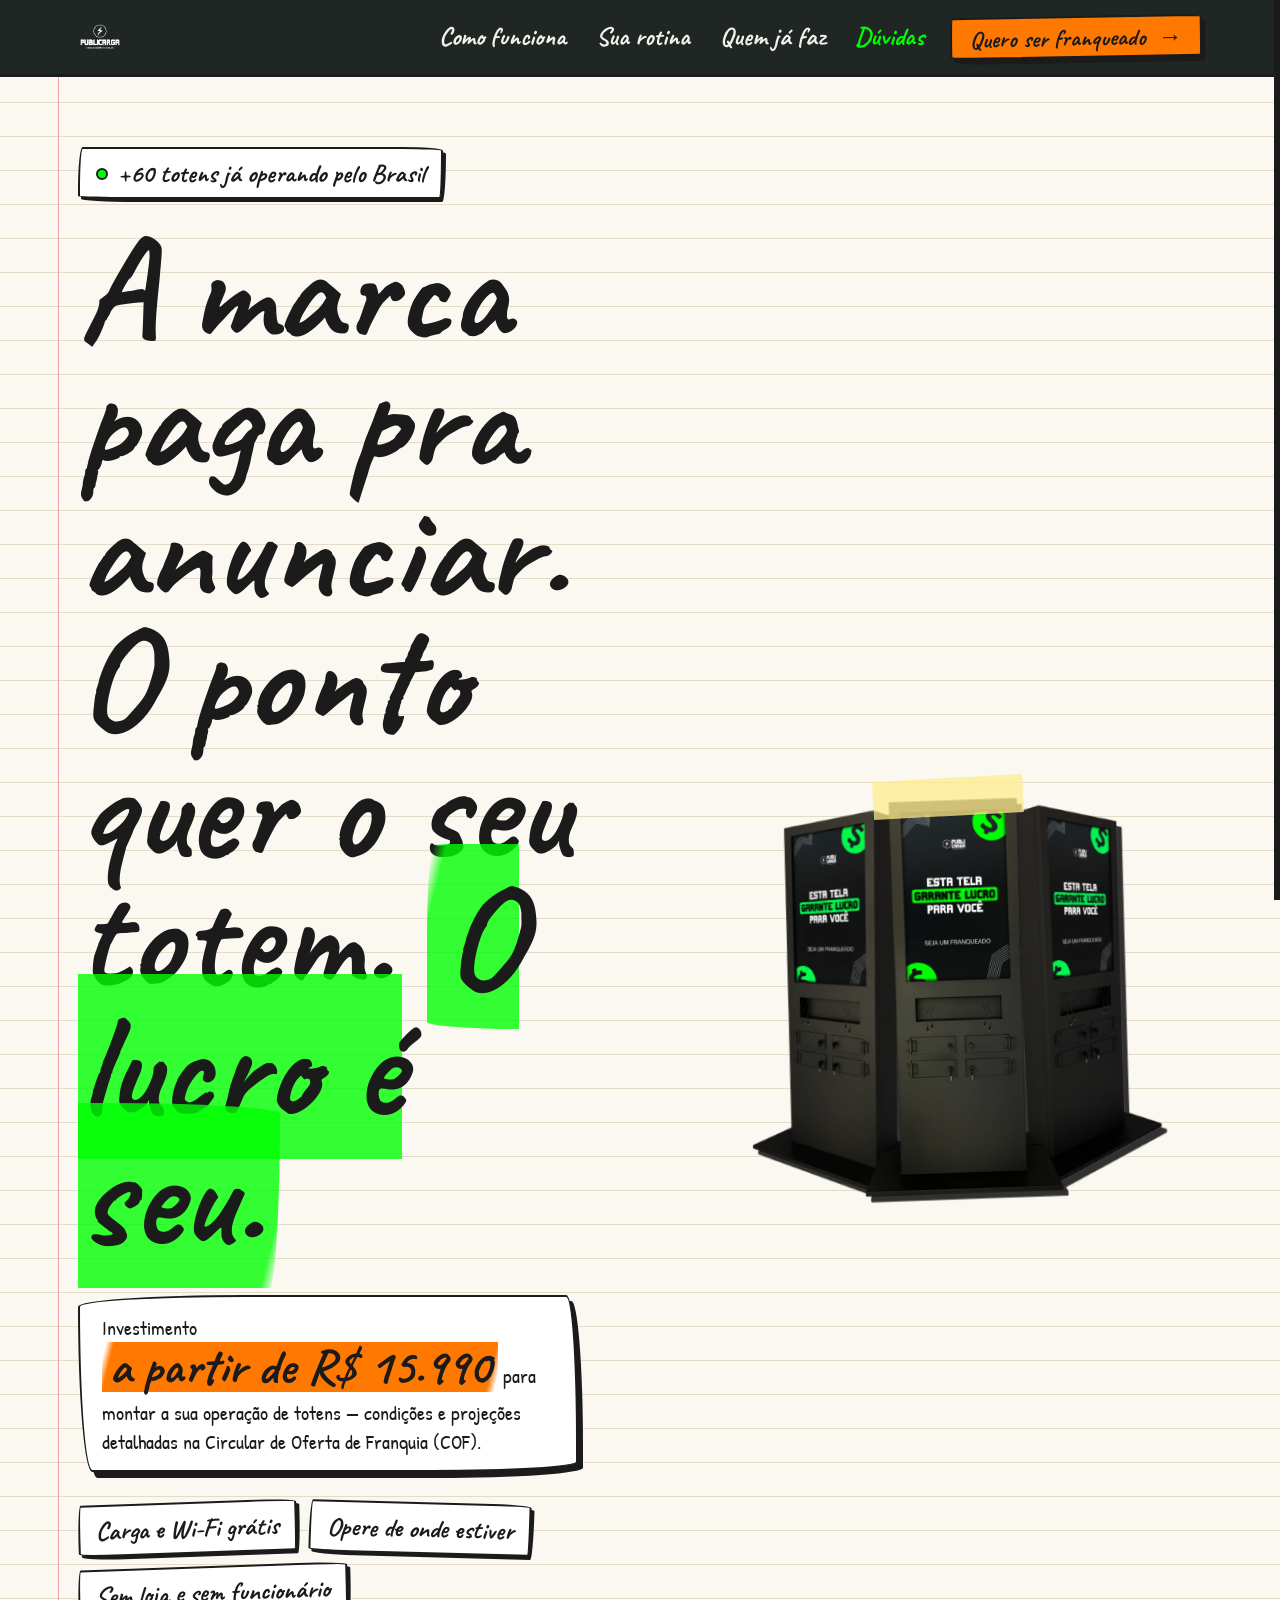
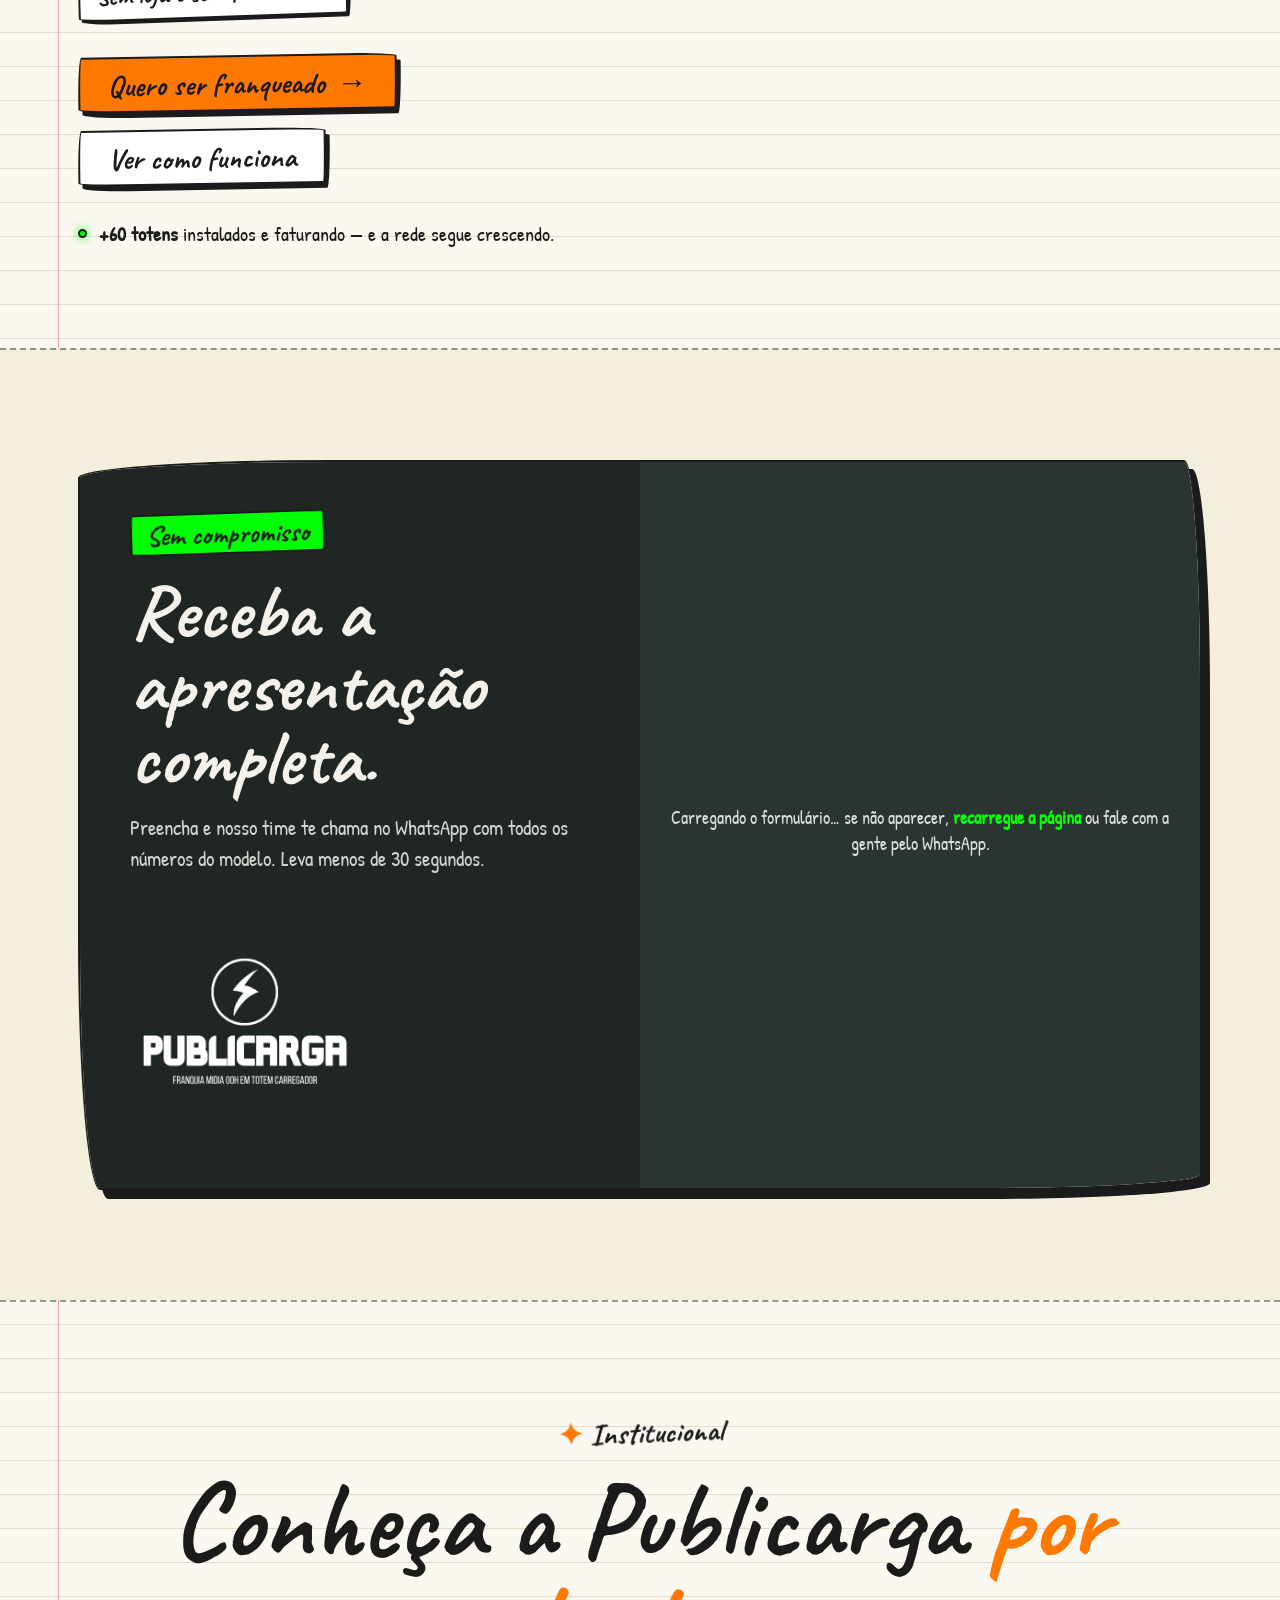
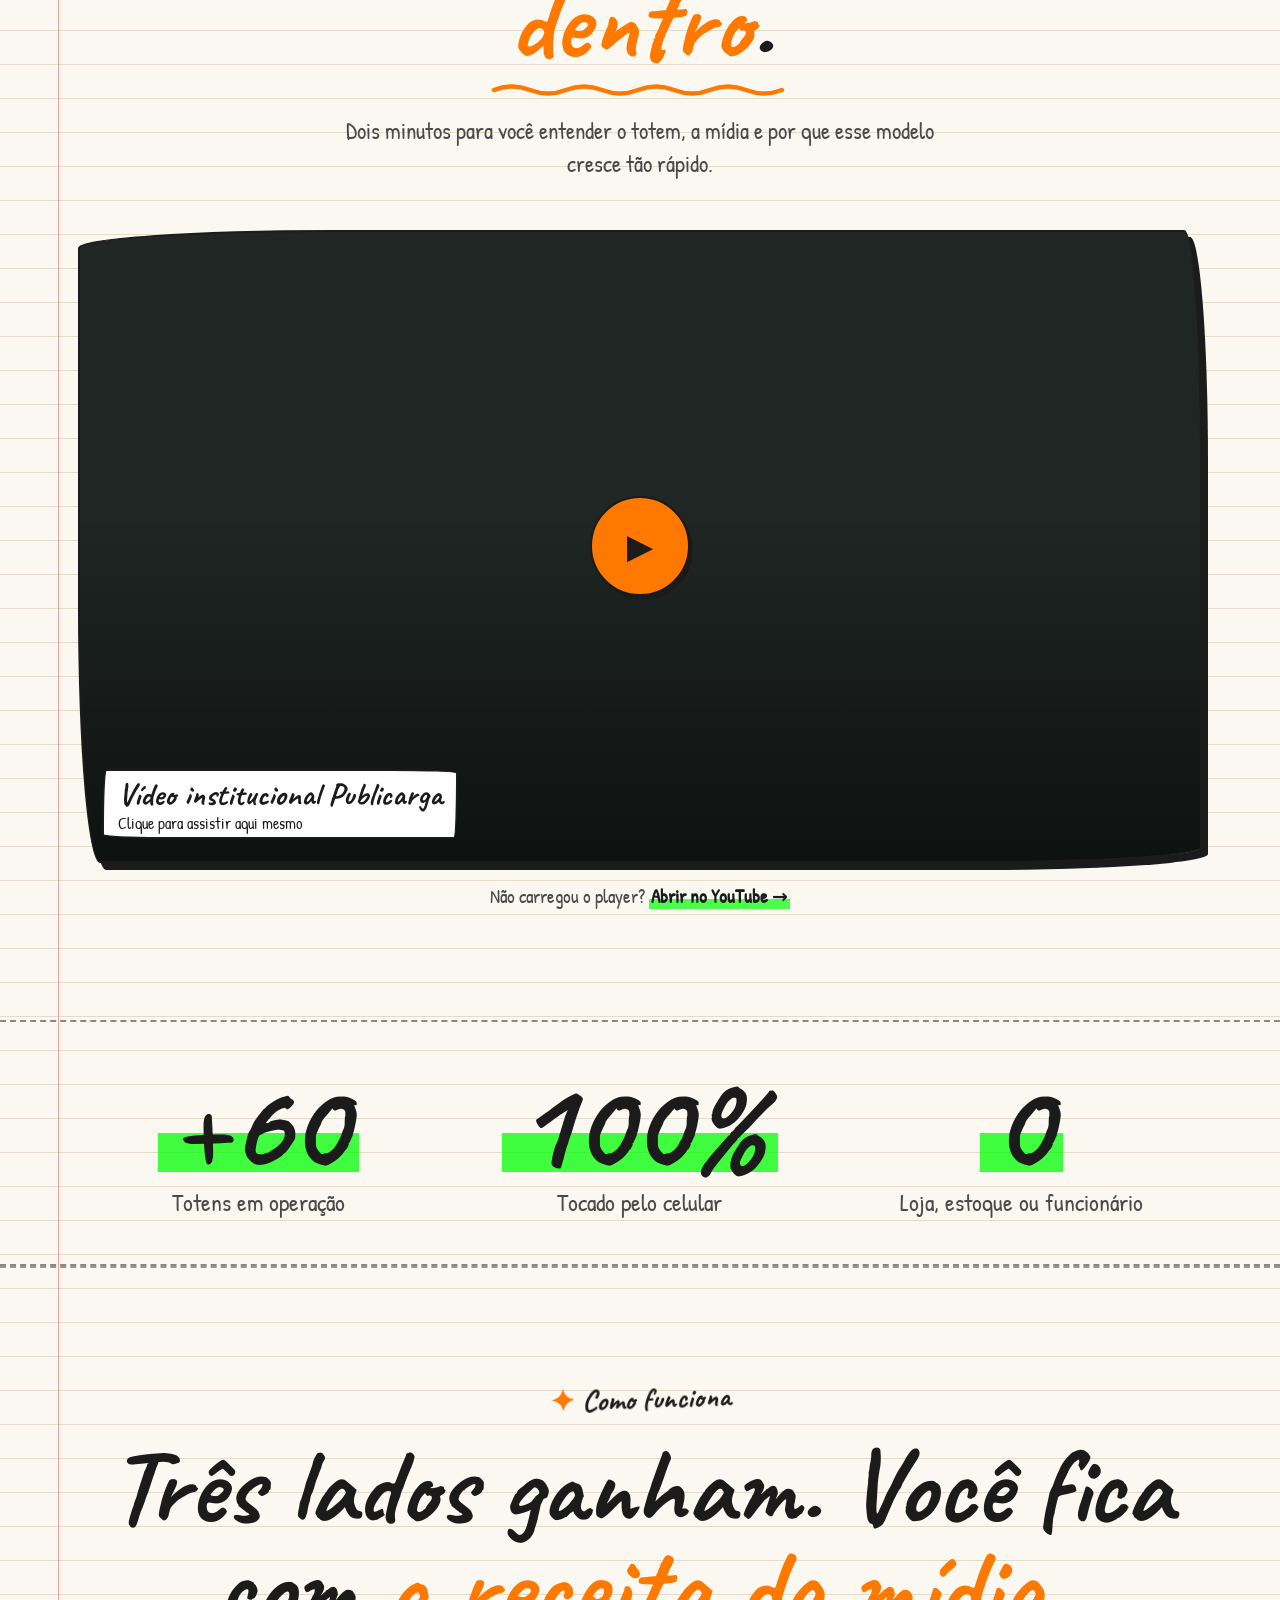
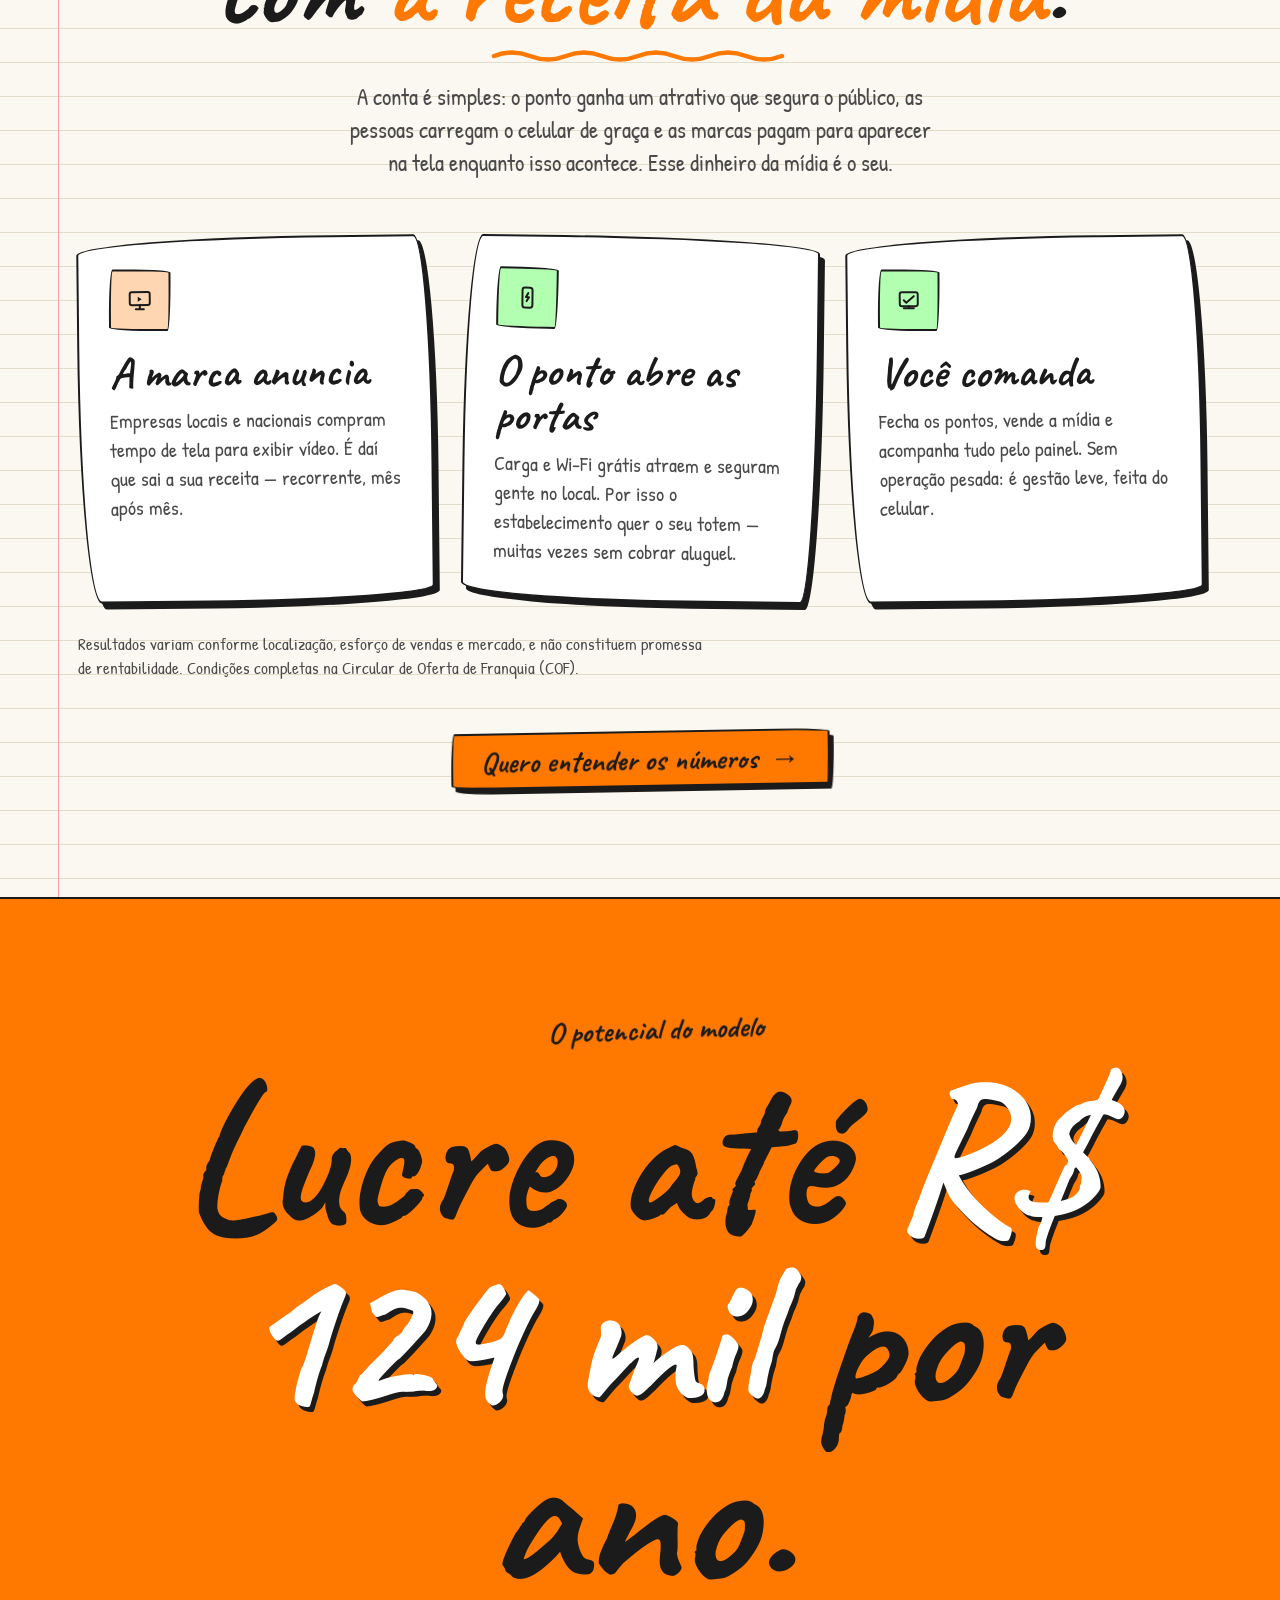
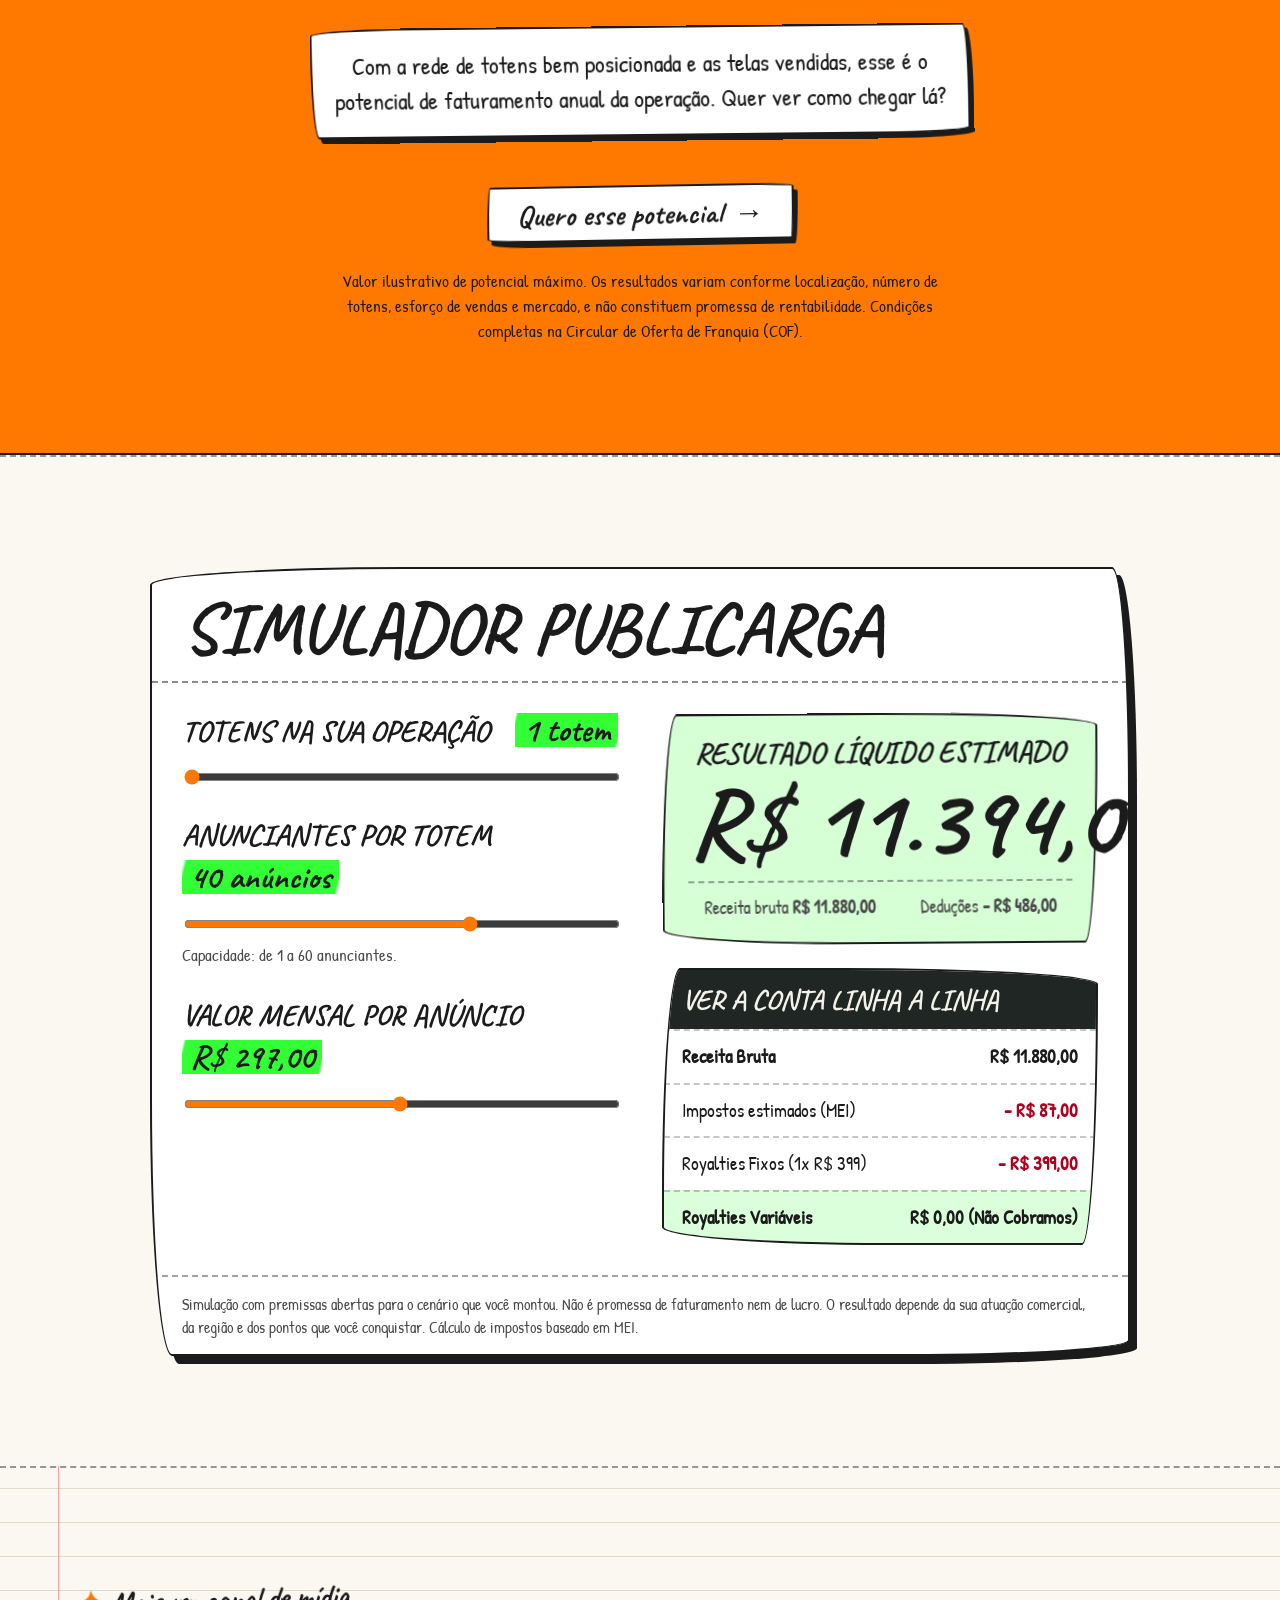
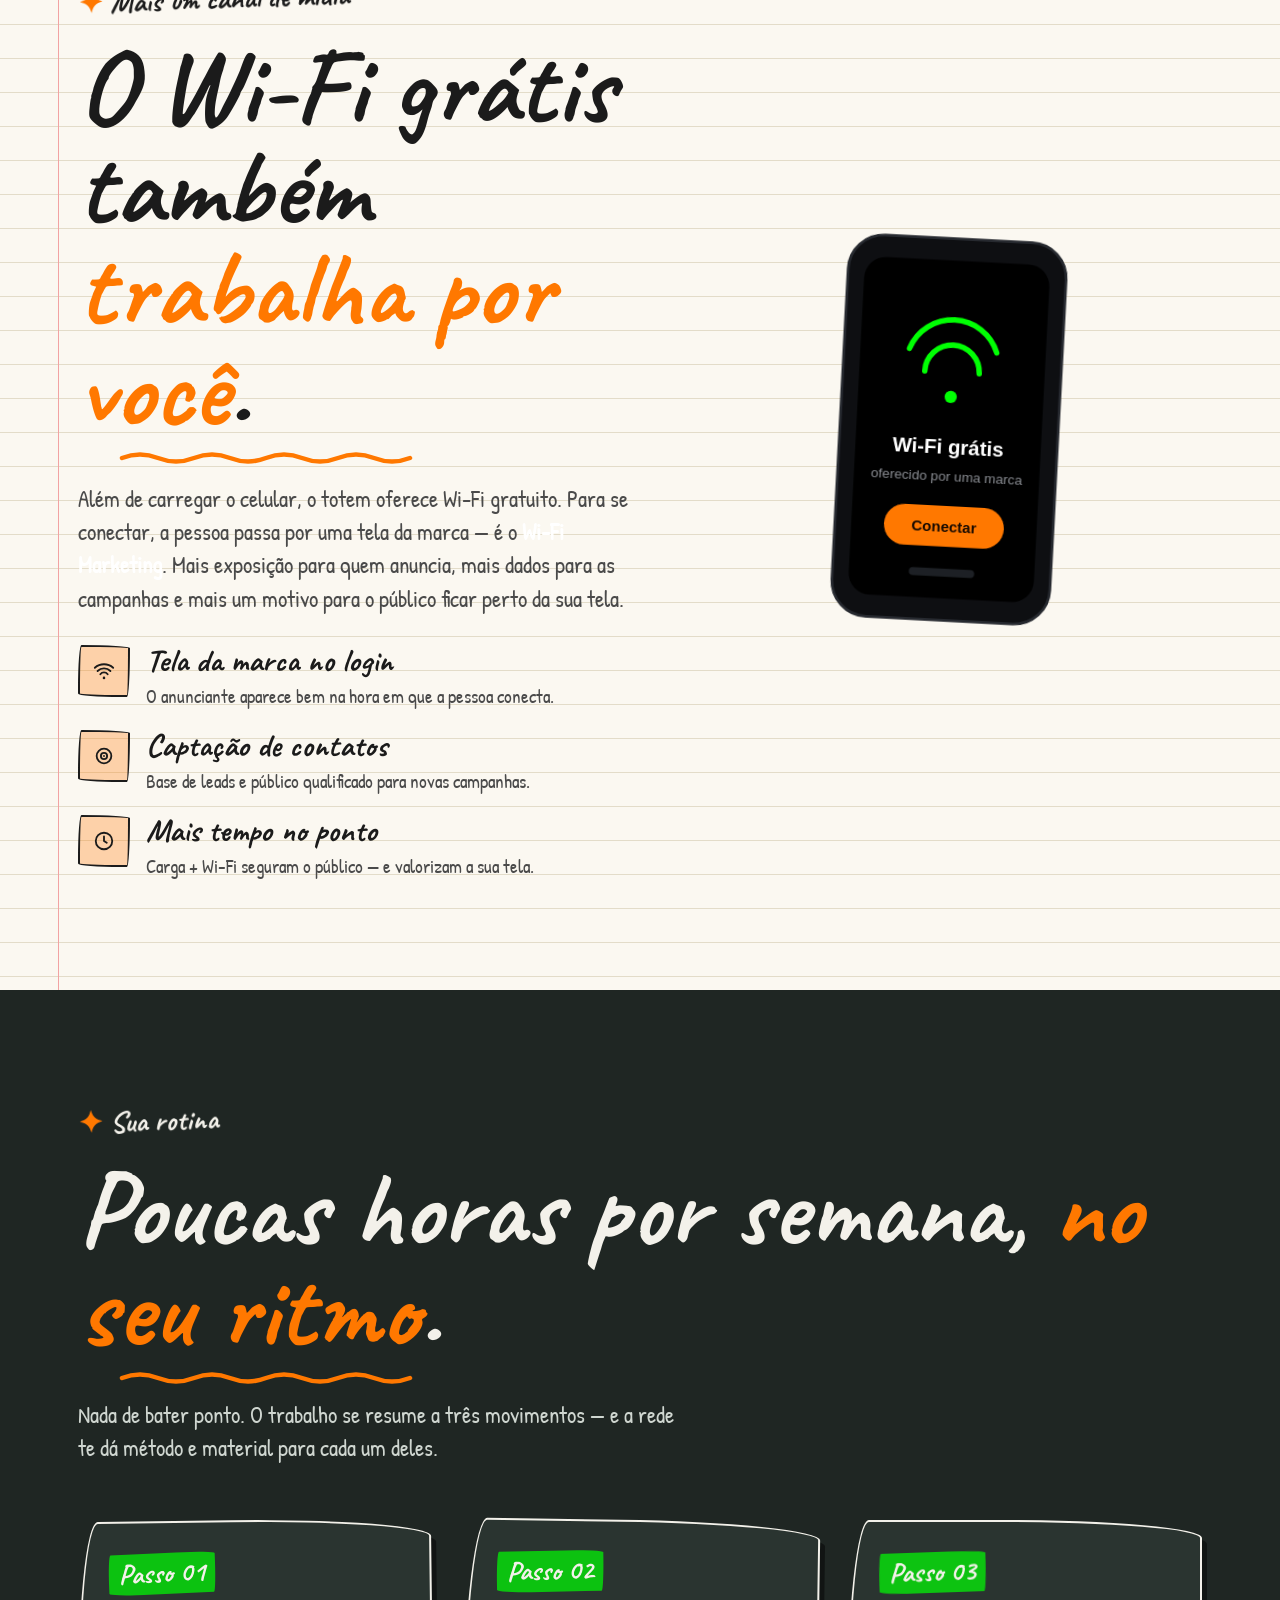
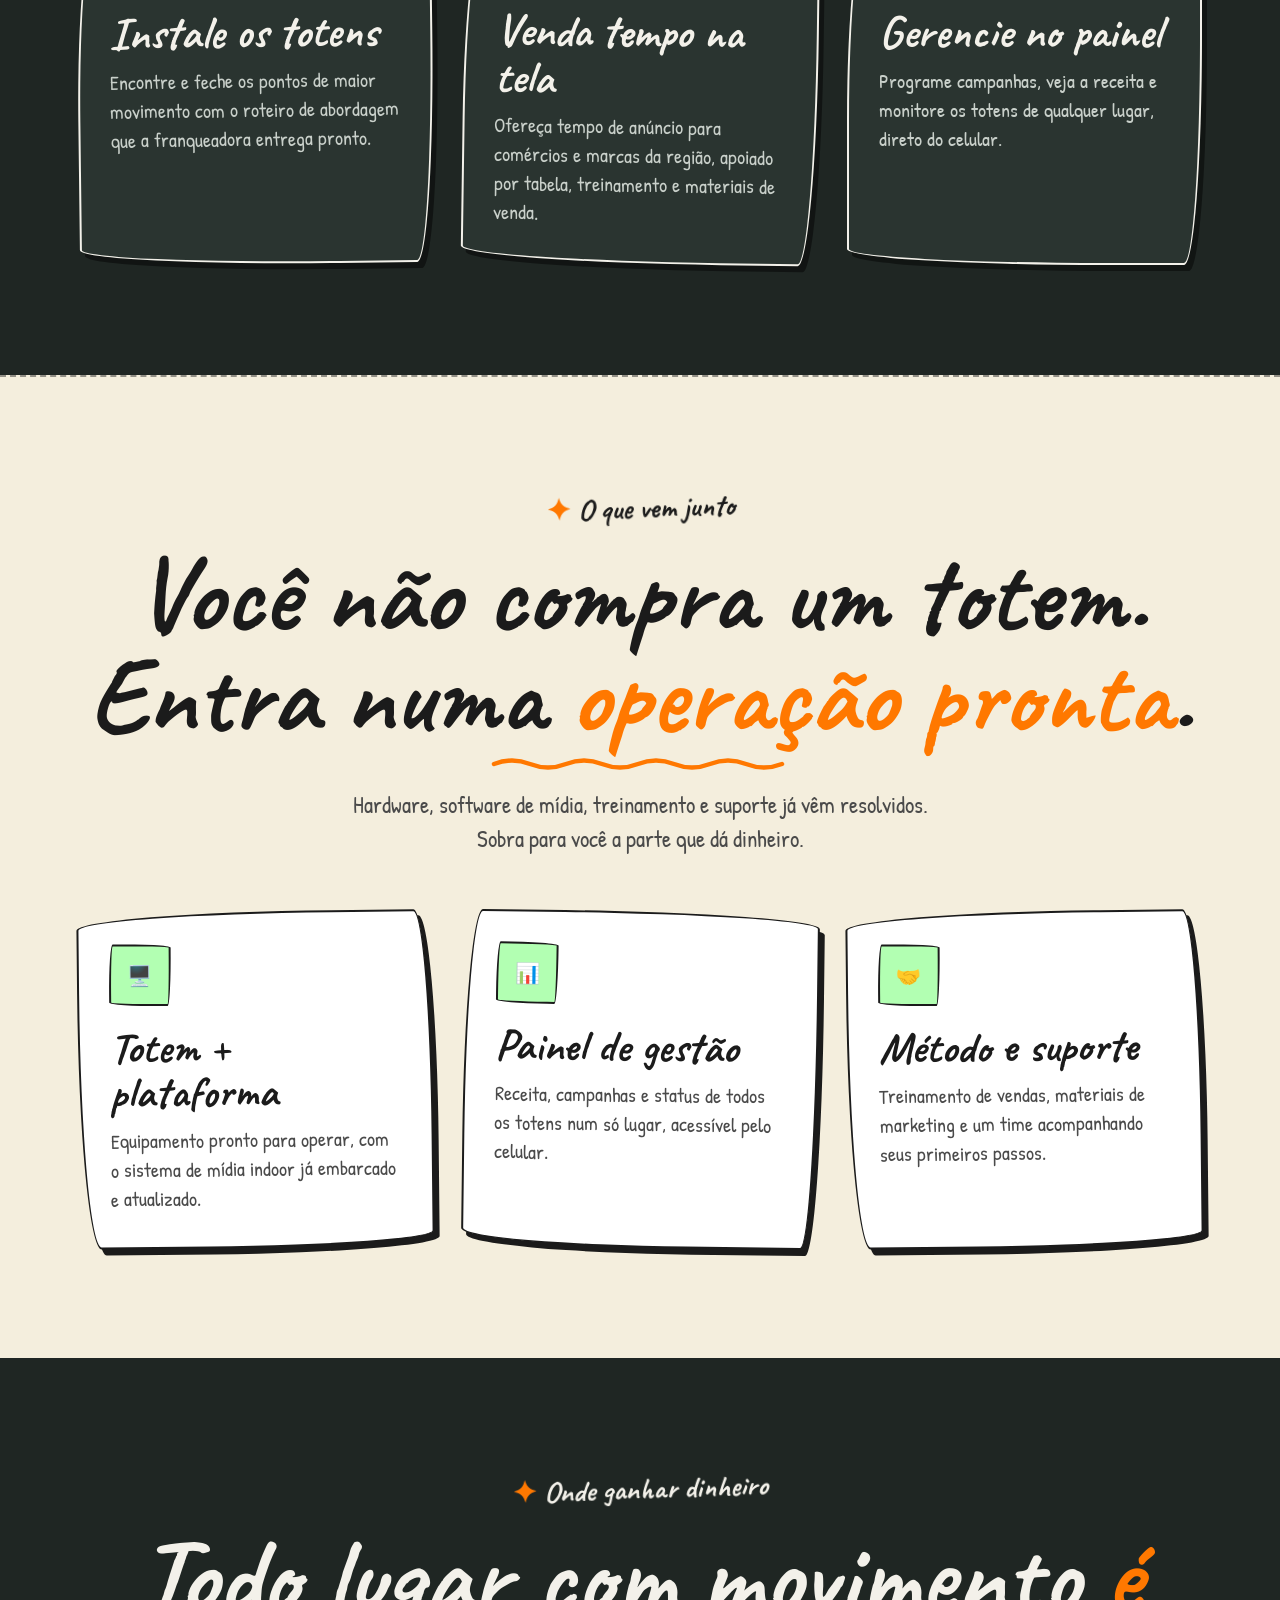
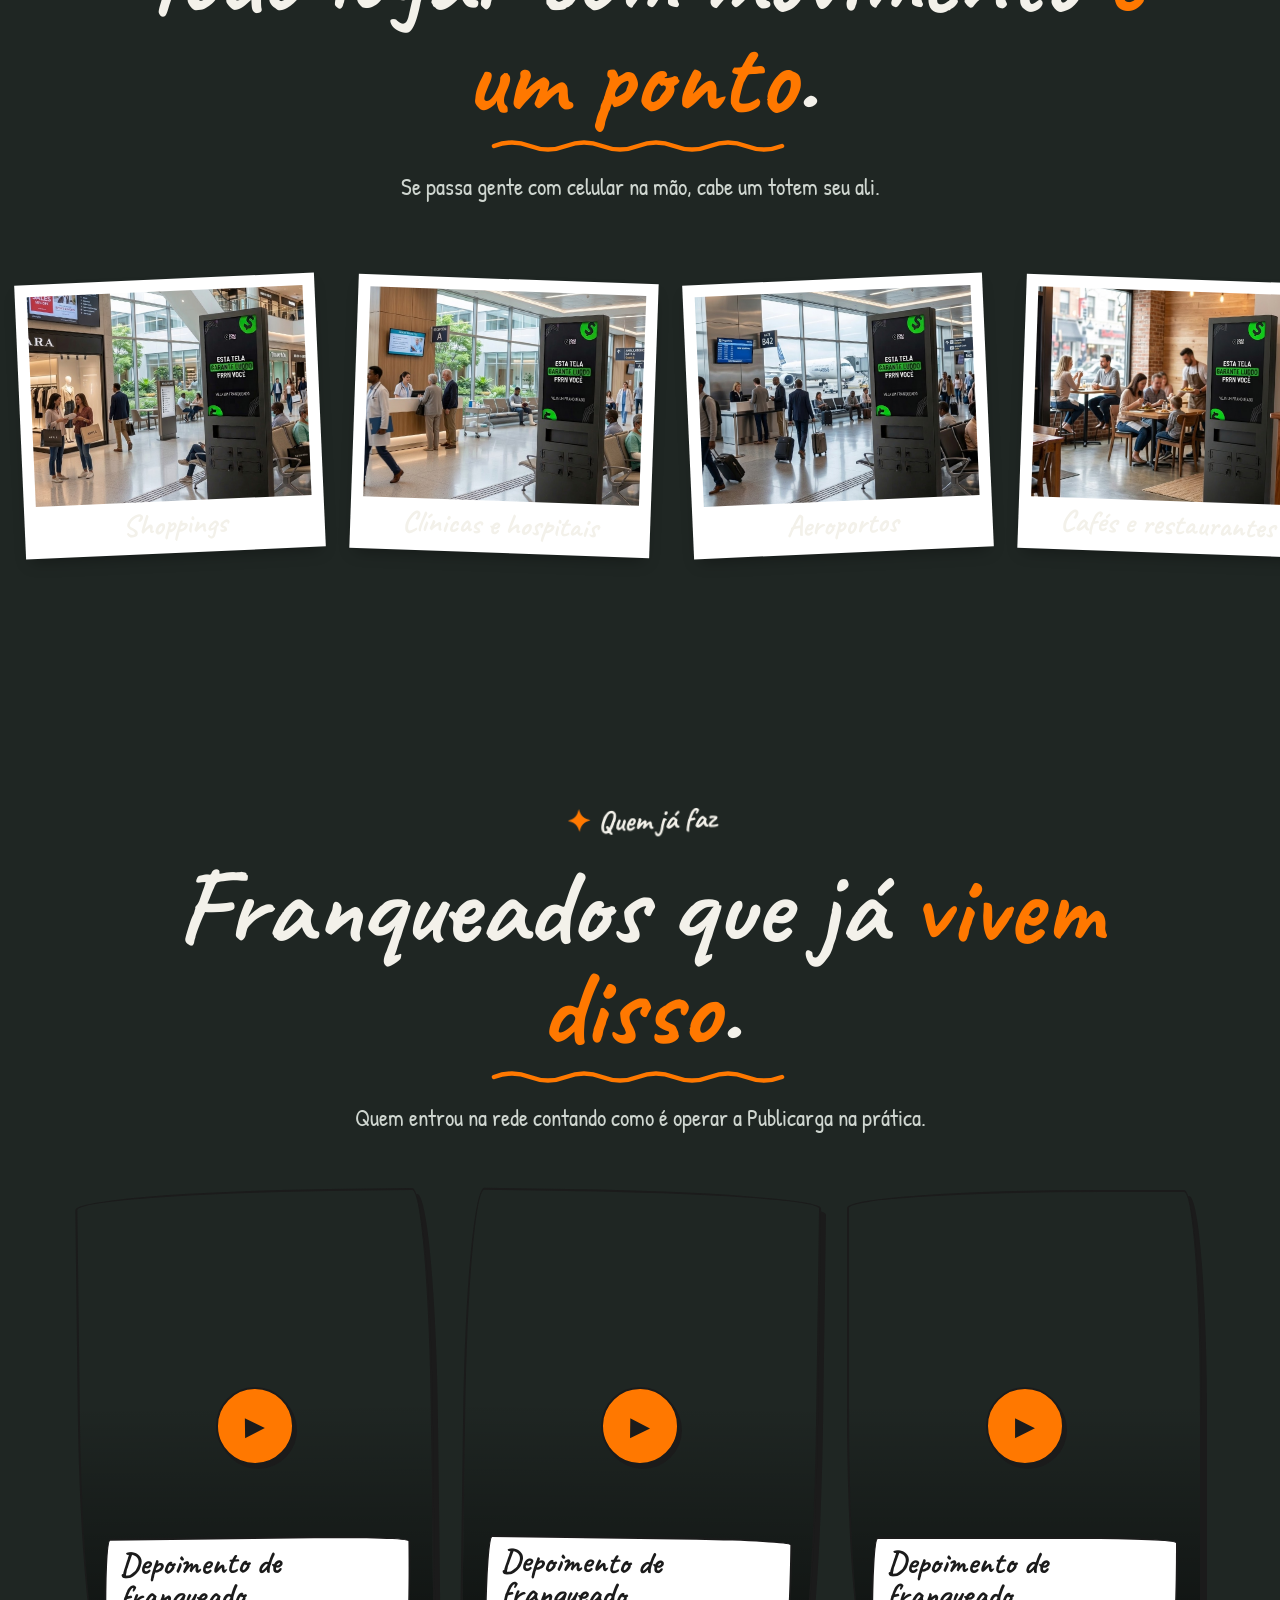
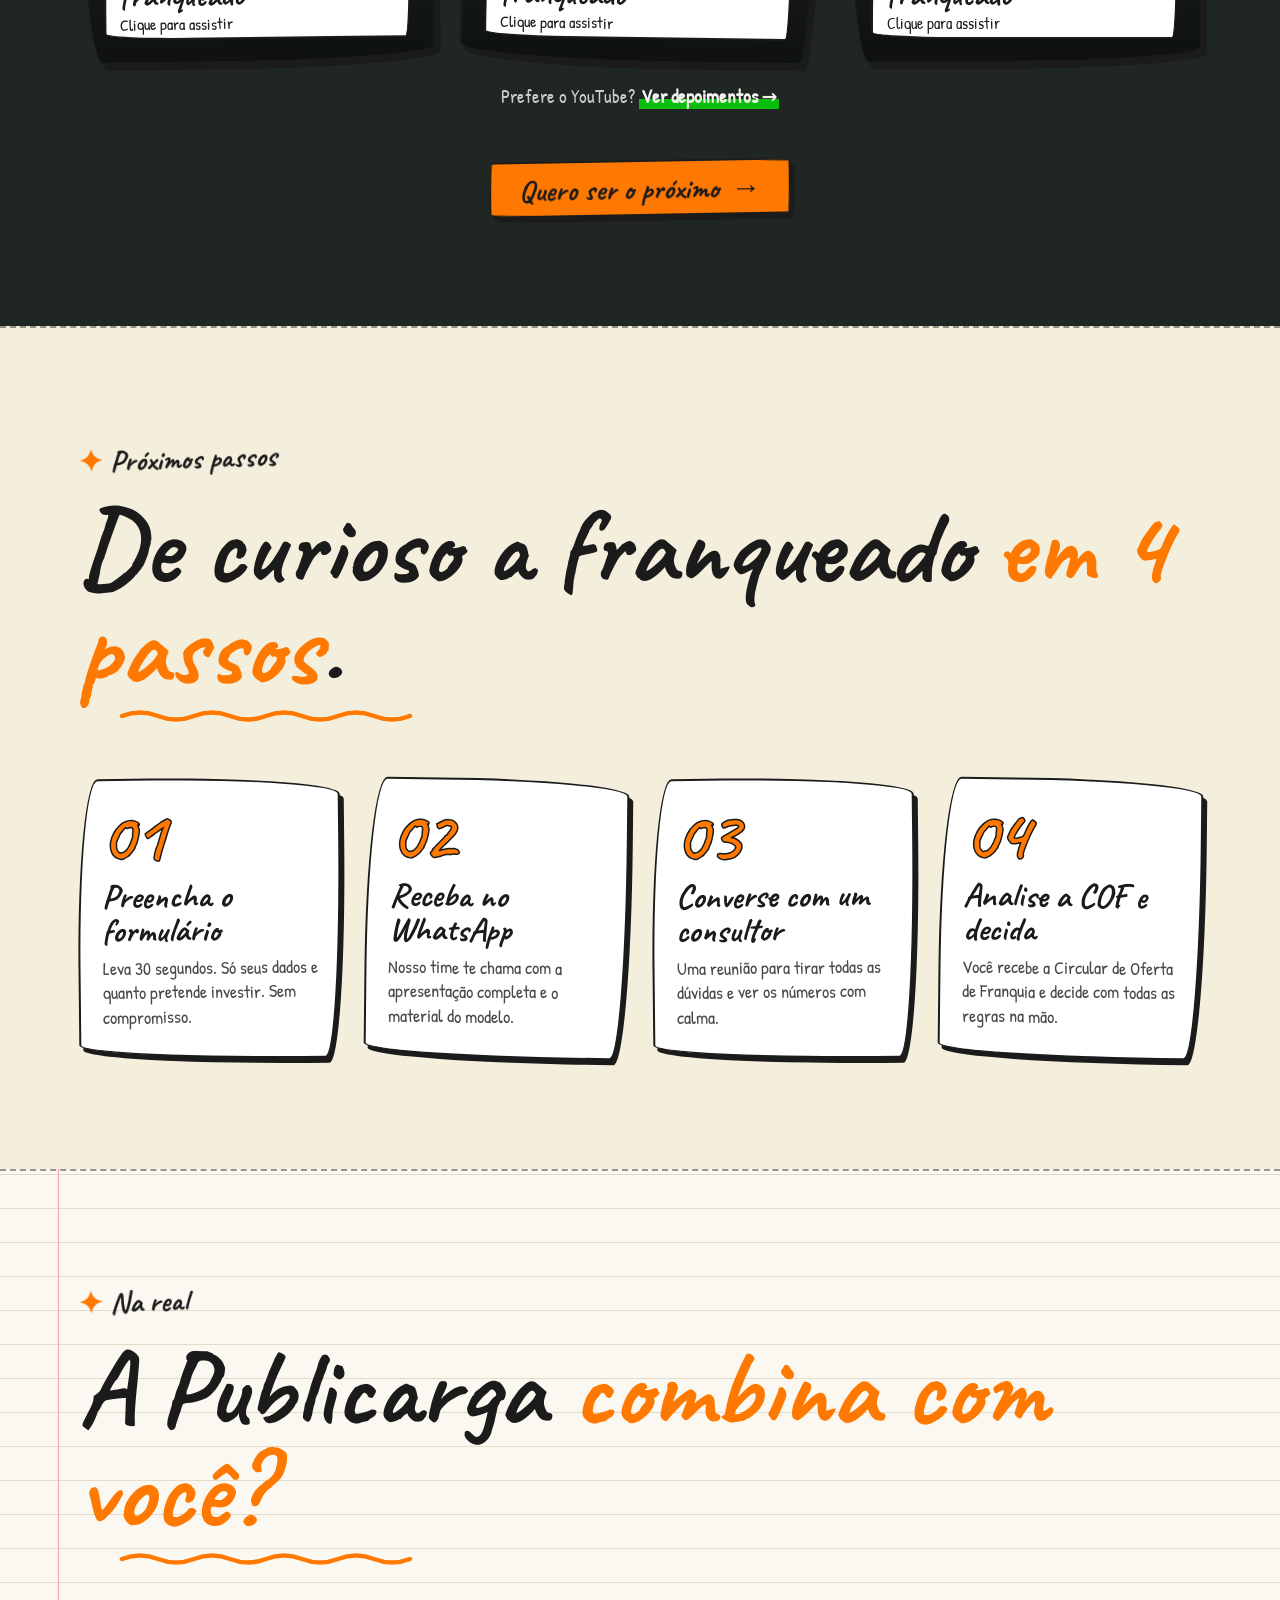
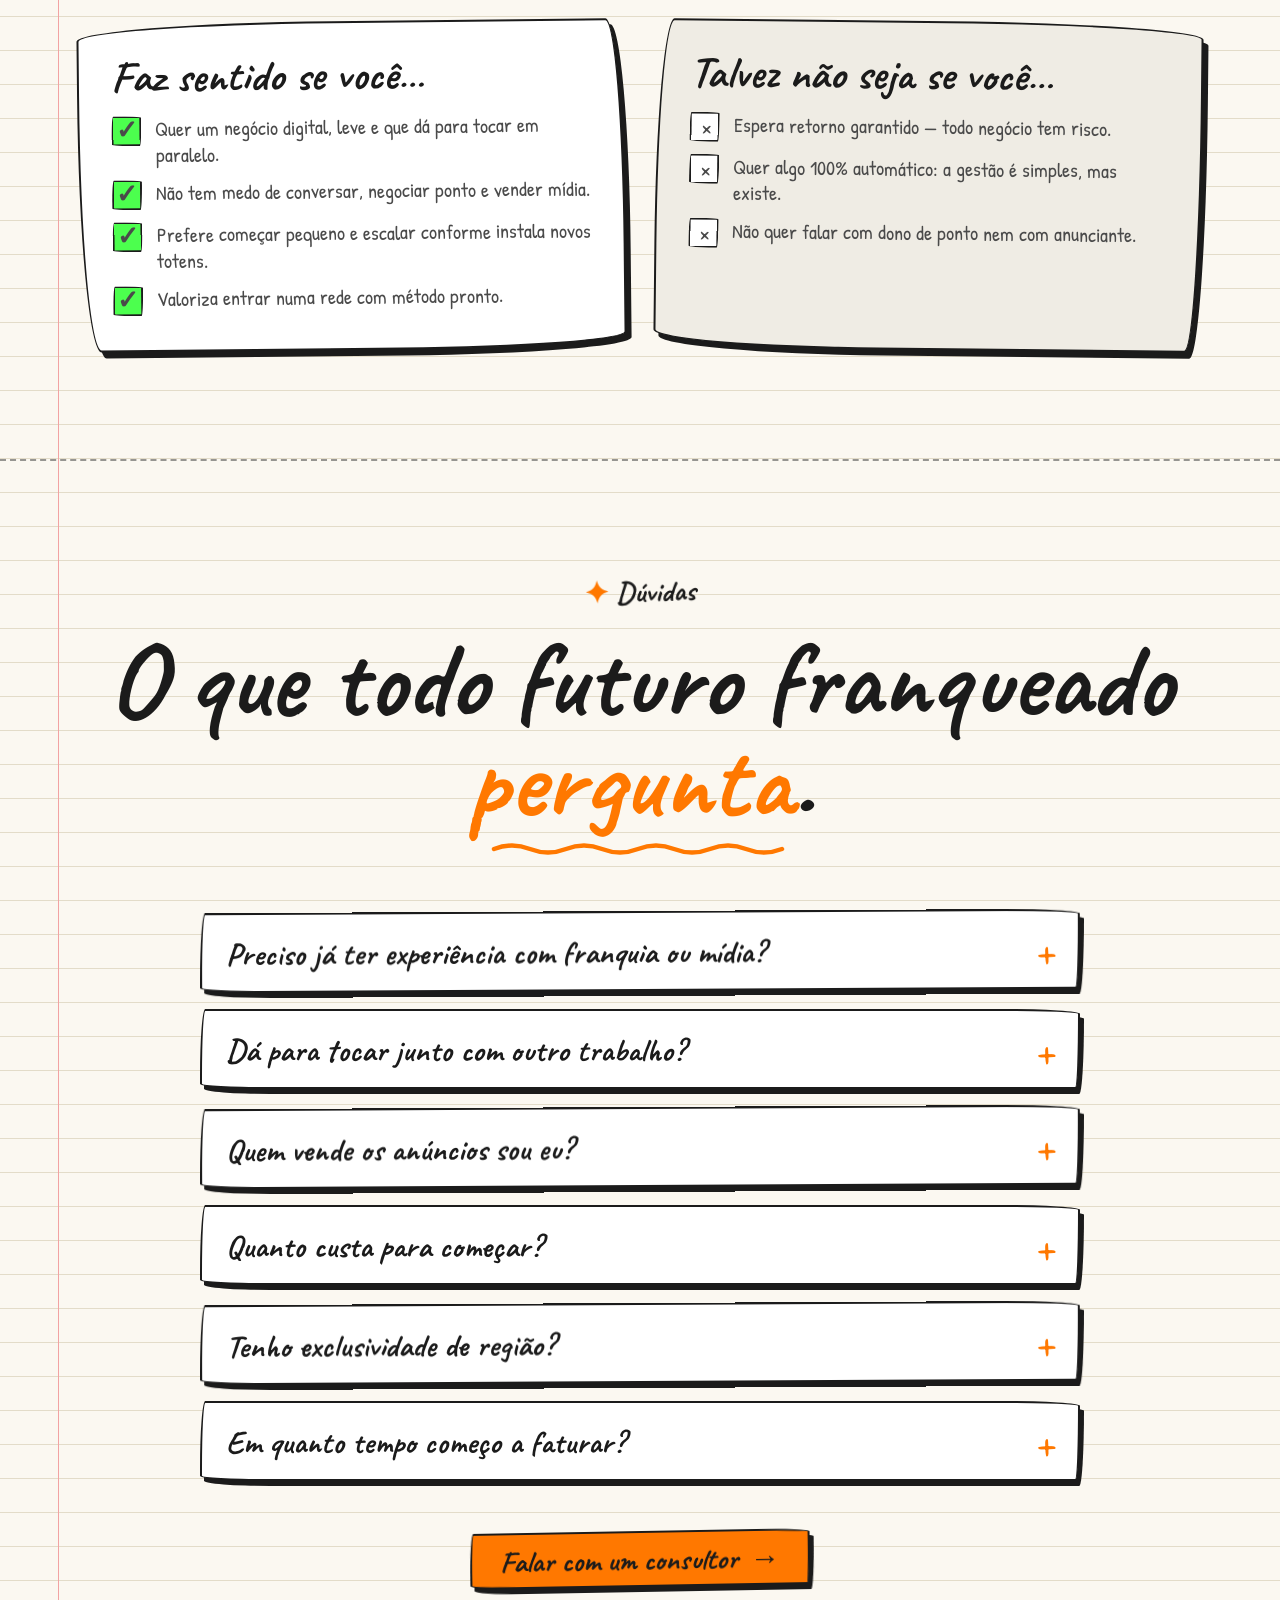
<file: preview-desenho.html>
<!doctype html>
<html lang="pt-BR">
<head>
<meta charset="utf-8">
<meta name="viewport" content="width=device-width,initial-scale=1,viewport-fit=cover">
<title>Publicarga à Mão</title>
<meta name="description" content="Seja franqueado Publicarga: totens que carregam celular e vendem mídia OOH indoor. As marcas pagam pela tela e o lucro é seu." />
<link rel="preconnect" href="https://fonts.googleapis.com">
<link rel="preconnect" href="https://fonts.gstatic.com" crossorigin>
<link href="https://fonts.googleapis.com/css2?family=Caveat:wght@500;700;900&family=Patrick+Hand&display=swap" rel="stylesheet">

<style>
:root{
    --paper:#fbf8f1;--ink:#1b1b1b;--ink-soft:#4a4a4a;
    --brand:#ff7800;--volt:#00ff03;
    --chalk:#f3f1ea;--board:#1f2623;--board-2:#2a3430;
    --hand:"Caveat","Segoe Print","Comic Sans MS",cursive;
    --text:"Patrick Hand","Segoe Print",system-ui,sans-serif;
    --wob1:255px 18px 225px 22px/18px 225px 16px 255px;
    --wob2:18px 255px 16px 225px/225px 16px 255px 18px;
    --wob3:22px 200px 18px 260px/200px 18px 230px 16px;
    color-scheme:light;
  }
  *{box-sizing:border-box}
  html{scroll-behavior:smooth}
  @media(prefers-reduced-motion:reduce){html{scroll-behavior:auto}}
  body{
    margin:0;color:var(--ink);font-family:var(--text);font-size:20px;line-height:1.45;-webkit-font-smoothing:antialiased;overflow-x:hidden;
    background:
      linear-gradient(90deg,transparent 0 58px,#f2a3a3 58px 59px,transparent 59px),
      linear-gradient(#e3dcc9 1px,transparent 1px) 0 0/100% 34px,
      var(--paper);
  }
  h1,h2,h3,h4{font-family:var(--hand);font-weight:700;line-height:1.02;margin:0}
  p{margin:0}
  a{color:inherit;text-decoration:none}
  img{max-width:100%;display:block}
  ::selection{background:var(--volt);color:#000}
  :focus-visible{outline:3px dashed var(--brand);outline-offset:4px}

  .wrap{width:100%;max-width:1180px;margin-inline:auto;padding-inline:28px}
  section[id]{scroll-margin-top:90px}
  .section{padding-block:110px;border-top:2px dashed rgba(27,27,27,.45)}
  .eyebrow{display:inline-block;font-family:var(--hand);font-weight:700;font-size:30px;color:var(--ink);margin:0 0 14px;transform:rotate(-2deg)}
  .eyebrow::before{content:"✦ ";color:var(--brand)}
  .center{text-align:center}
  .center .eyebrow{display:block}
  h2.big{font-size:clamp(58px,8.4vw,108px);line-height:.94;margin-bottom:6px}
  h2.big::after{content:"";display:block;width:min(380px,70%);height:16px;margin-top:8px;background:url("data:image/svg+xml;utf8,<svg xmlns='http://www.w3.org/2000/svg' viewBox='0 0 300 16'><path d='M4 10 Q 22 3 40 10 T 76 10 T 112 10 T 148 10 T 184 10 T 220 10 T 256 10 T 292 10' fill='none' stroke='%23ff7800' stroke-width='4.5' stroke-linecap='round'/></svg>") no-repeat left center/100% 100%}
  .center h2.big::after{margin-inline:auto}
  .lead{color:var(--ink-soft);font-size:clamp(19px,2vw,23px);max-width:60ch;margin-top:18px}
  .center .lead{margin-inline:auto}
  .accent{color:var(--brand)}
  .hl{display:inline;padding:0 .12em;background:linear-gradient(104deg,transparent 1%,rgba(0,255,3,.8) 3%,rgba(0,255,3,.8) 97%,transparent 99%);border-radius:var(--wob2)}

  /* anotação à mão (no lugar de balão) */
  .bubble{background:#fff;border:2.5px solid var(--ink);border-radius:var(--wob1);padding:18px 22px;max-width:60ch;margin-top:24px;box-shadow:4px 5px 0 var(--ink);transform:rotate(-.6deg)}
  .bubble::before,.bubble::after{content:none}
  .center .bubble{margin-inline:auto}
  .pow{display:none}

  .btn{
    display:inline-flex;align-items:center;gap:12px;justify-content:center;
    font-family:var(--hand);font-weight:700;font-size:30px;line-height:1;
    padding:12px 28px 10px;border:2.5px solid var(--ink);border-radius:var(--wob2);cursor:pointer;
    background:var(--brand);color:var(--ink);box-shadow:4px 5px 0 var(--ink);transform:rotate(-1deg);
    transition:transform .12s ease,box-shadow .12s ease;
  }
  .btn .arw{transition:transform .12s ease}
  .btn:hover{transform:rotate(0) translate(-2px,-2px);box-shadow:7px 8px 0 var(--ink)}
  .btn:hover .arw{transform:translateX(5px)}
  .btn:active{transform:translate(2px,3px);box-shadow:2px 2px 0 var(--ink)}
  .btn.ghost{background:#fff}
  .btn.block{width:100%}
  .sec-cta{margin-top:50px;display:flex;justify-content:center}

  /* cabeçalho (lousa) */
  header.site{position:sticky;top:env(safe-area-inset-top,0px);z-index:60;background:var(--board);border-bottom:3px solid var(--ink)}
  .nav{display:flex;align-items:center;gap:26px;height:74px}
  .brand{display:flex;align-items:center}
  .nav-links{display:flex;gap:30px;margin-left:auto;font-family:var(--hand);font-weight:700;font-size:26px;color:var(--chalk)}
  .nav-links a{padding:2px 0}
  .nav-links a:hover,.nav-links a.active{color:var(--volt)}
  .nav-cta{display:flex;align-items:center;gap:12px}
  .nav-cta .btn{padding:8px 18px 6px;font-size:24px}
  .burger{display:none;width:48px;height:48px;border:2.5px solid var(--chalk);border-radius:var(--wob2);background:transparent;cursor:pointer;padding:0;position:relative}
  .burger span,.burger span::before,.burger span::after{content:"";position:absolute;left:12px;width:22px;height:2.5px;background:var(--chalk);border-radius:2px;transition:.2s}
  .burger span{top:21px}.burger span::before{top:-7px}.burger span::after{top:7px}
  @media(max-width:900px){
    .nav-links{display:none}
    .nav-cta .btn.desk{display:none}
    .burger{display:block;margin-left:auto}
  }
  .drawer{position:fixed;inset:0 0 0 auto;width:min(340px,86vw);background:var(--paper);border-left:2.5px solid var(--ink);z-index:80;transform:translateX(100%);transition:transform .25s ease;display:flex;flex-direction:column;padding:calc(74px + 18px) 26px 26px;box-shadow:-6px 0 0 var(--ink)}
  .drawer.open{transform:none}
  .drawer a{padding:12px 0;font-family:var(--hand);font-weight:700;font-size:36px;border-bottom:2px dashed rgba(27,27,27,.4)}
  .drawer .btn{margin-top:22px;font-size:28px;border-bottom:2.5px solid var(--ink)}
  .drawer .close{position:absolute;top:16px;right:16px;width:46px;height:46px;border:2.5px solid var(--ink);border-radius:var(--wob2);background:#fff;font-size:26px;cursor:pointer}
  .scrim{position:fixed;inset:0;background:rgba(0,0,0,.45);z-index:75;opacity:0;pointer-events:none;transition:opacity .25s}
  .scrim.open{opacity:1;pointer-events:auto}

  /* hero */
  .hero{padding-block:70px 100px}
  .hero .grid{display:grid;grid-template-columns:1.05fr .95fr;gap:56px;align-items:center}
  .badge{display:inline-flex;align-items:center;gap:10px;padding:6px 16px 4px;border:2.5px solid var(--ink);border-radius:var(--wob3);background:#fff;font-family:var(--hand);font-weight:700;font-size:26px;margin-bottom:26px;transform:rotate(-2deg);box-shadow:3px 3px 0 var(--ink)}
  .badge .dot{width:12px;height:12px;border-radius:50%;background:var(--volt);border:2px solid var(--ink)}
  .hero h1{font-size:clamp(70px,11.5vw,150px);line-height:.88}
  .hero .lead{margin-top:26px}
  .price{margin-top:34px;padding:16px 22px 14px;background:#fff;border:2.5px solid var(--ink);border-radius:var(--wob1);box-shadow:5px 6px 0 var(--ink);transform:rotate(-1deg);max-width:500px;font-size:20px}
  .price b{display:inline-block;font-family:var(--hand);font-weight:900;font-size:50px;line-height:1;color:var(--ink);background:linear-gradient(104deg,transparent 1%,var(--brand) 3%,var(--brand) 97%,transparent 99%);padding:0 .14em;margin-bottom:6px}
  .price .todef{color:var(--brand);font-weight:700}
  .pills{display:flex;flex-wrap:wrap;gap:12px;margin-top:30px}
  .pills span{font-family:var(--hand);font-weight:700;font-size:26px;padding:6px 16px 4px;border:2.5px solid var(--ink);border-radius:var(--wob2);background:#fff;box-shadow:3px 3px 0 var(--ink)}
  .pills span:nth-child(odd){transform:rotate(-2deg)}
  .pills span:nth-child(even){transform:rotate(1.5deg)}
  .pills span::before{content:none}
  .hero-ctas{display:flex;flex-wrap:wrap;gap:18px;margin-top:38px}
  .hero-trust{display:flex;align-items:center;gap:12px;margin-top:34px;font-size:20px}
  .hero-trust b{font-weight:700}
  .hero-trust .dot{width:14px;height:14px;border-radius:50%;background:var(--volt);border:2px solid var(--ink);flex:0 0 auto}
  .totem-c{display:flex;justify-content:center;align-items:center;position:relative}
  .totem-c::before{content:"";position:absolute;top:-10px;left:50%;width:150px;height:38px;background:rgba(255,236,140,.75);transform:translateX(-50%) rotate(-3deg);z-index:2;box-shadow:0 1px 0 rgba(0,0,0,.08)}
  .totem-c img{width:min(600px,100%);height:auto;transform:rotate(-2deg);filter:drop-shadow(5px 6px 0 rgba(27,27,27,.9))}

  /* números */
  .stats{border-block:2.5px dashed rgba(27,27,27,.5)}
  .stats .grid{display:grid;grid-template-columns:repeat(3,1fr);gap:20px;padding-block:44px;text-align:center}
  .stat .num{font-family:var(--hand);font-weight:900;font-size:clamp(78px,10vw,130px);line-height:.9;font-variant-numeric:lining-nums;background:linear-gradient(transparent 58%,rgba(0,255,3,.75) 58%,rgba(0,255,3,.75) 92%,transparent 92%);display:inline-block;padding:0 .1em}
  .stat .lbl{font-size:24px;color:var(--ink-soft);margin-top:4px}
  @media(max-width:720px){.stats .grid{grid-template-columns:1fr;gap:24px}}

  /* cartões */
  .cards{display:grid;gap:30px;margin-top:56px}
  .cols-2{grid-template-columns:1fr 1fr}
  .cols-3{grid-template-columns:repeat(3,1fr)}
  .card{background:#fff;border:2.5px solid var(--ink);border-radius:var(--wob1);padding:30px 30px 34px;display:flex;flex-direction:column;align-items:flex-start;box-shadow:5px 6px 0 var(--ink);transform:rotate(-.6deg)}
  .card:nth-child(even){border-radius:var(--wob2);transform:rotate(.7deg)}
  .card .ic{width:62px;height:62px;border:2.5px solid var(--ink);border-radius:var(--wob2);display:grid;place-items:center;margin-bottom:20px;background:rgba(0,255,3,.3);color:var(--ink)}
  .card.brand .ic{background:rgba(255,120,0,.3)}
  .card h3{font-size:44px;margin-bottom:10px}
  .card p{color:var(--ink-soft);font-size:20px}
  @media(max-width:820px){.cols-2,.cols-3{grid-template-columns:1fr}}

  .pillars{display:grid;grid-template-columns:repeat(3,1fr);gap:30px;margin-top:56px}
  .pillar{background:#fff;border:2.5px solid var(--ink);border-radius:var(--wob3);padding:30px 30px 34px;box-shadow:5px 6px 0 var(--ink)}
  .pillar:nth-child(2){transform:rotate(.8deg)}
  .pillar:nth-child(1){transform:rotate(-.7deg)}
  .pillar .n{display:inline-block;font-family:var(--hand);font-weight:700;font-size:28px;background:rgba(0,255,3,.7);padding:0 10px;border-radius:var(--wob2);transform:rotate(-2deg)}
  .pillar h3{font-size:46px;margin:16px 0 10px}
  .pillar p{color:var(--ink-soft);font-size:20px}
  @media(max-width:820px){.pillars{grid-template-columns:1fr}}

  /* ambientes: fotos tipo polaroid */
  .marquee{overflow:hidden;margin-top:50px;padding-block:26px}
  .track{display:flex;gap:34px;width:max-content;animation:scroll 42s linear infinite;padding-inline:20px}
  @keyframes scroll{to{transform:translateX(-50%)}}
  .amb{flex:0 0 auto;width:300px;margin:0;background:#fff;padding:12px 12px 0;box-shadow:0 8px 16px -6px rgba(0,0,0,.35);text-align:center}
  .amb:nth-child(odd){transform:rotate(-2.5deg)}
  .amb:nth-child(even){transform:rotate(2deg)}
  .amb img{width:100%;height:210px;object-fit:cover;display:block}
  .amb figcaption{font-family:var(--hand);font-weight:700;font-size:30px;padding:8px 0 14px;line-height:1}
  @media(prefers-reduced-motion:reduce){.track{animation:none}}

  /* vídeos */
  .video-hero{margin-top:50px;position:relative;aspect-ratio:16/9;background:var(--board);overflow:hidden;border:2.5px solid var(--ink);border-radius:var(--wob1);box-shadow:6px 7px 0 var(--ink)}
  .videos{display:grid;grid-template-columns:repeat(3,1fr);gap:30px;margin-top:56px}
  .vcard{position:relative;aspect-ratio:9/12;background:var(--board);overflow:hidden;border:2.5px solid var(--ink);border-radius:var(--wob1);box-shadow:5px 6px 0 var(--ink)}
  .vcard:nth-child(2){transform:rotate(.8deg);border-radius:var(--wob2)}
  .vcard:nth-child(1){transform:rotate(-.7deg)}
  .ythumb{position:absolute;inset:0;width:100%;height:100%;object-fit:cover;z-index:0}
  .ytf{position:absolute;inset:0;width:100%;height:100%;border:0;cursor:pointer;background:transparent;color:var(--ink);display:flex;align-items:flex-end;padding:22px;text-align:left}
  .ytf::after{content:"";position:absolute;inset:0;background:linear-gradient(180deg,transparent 45%,rgba(0,0,0,.55));z-index:1}
  .ytf .play{position:absolute;top:50%;left:50%;transform:translate(-50%,-50%);width:78px;height:78px;border-radius:50%;background:var(--brand);color:var(--ink);border:2.5px solid var(--ink);display:grid;place-items:center;font-size:26px;box-shadow:3px 4px 0 var(--ink);transition:transform .15s;z-index:2}
  .video-hero .ytf .play{width:100px;height:100px;font-size:34px}
  .ytf:hover .play{transform:translate(-50%,-50%) scale(1.07)}
  .ytf .cap{font-family:var(--hand);font-weight:700;font-size:32px;line-height:1;position:relative;z-index:2;background:#fff;border:2.5px solid var(--ink);border-radius:var(--wob2);padding:8px 14px 6px}
  .ytf .cap small{display:block;font-family:var(--text);font-size:16px;font-weight:400;margin-top:4px}
  .vwrap iframe,.video-hero iframe{position:absolute;inset:0;width:100%;height:100%;border:0}
  .vfallback{margin-top:20px;text-align:center;font-size:19px;color:var(--ink-soft)}
  .vfallback a{color:var(--ink);font-weight:700;background:linear-gradient(transparent 60%,rgba(0,255,3,.7) 60%);padding:0 2px}
  @media(max-width:820px){.videos{grid-template-columns:1fr}}

  /* passos */
  .steps{display:grid;grid-template-columns:repeat(4,1fr);gap:24px;margin-top:56px}
  .step{background:#fff;border:2.5px solid var(--ink);border-radius:var(--wob3);padding:24px 22px 28px;box-shadow:4px 5px 0 var(--ink)}
  .step:nth-child(odd){transform:rotate(-.6deg)}
  .step:nth-child(even){transform:rotate(.6deg)}
  .step .n{font-family:var(--hand);font-weight:900;font-size:72px;line-height:.9;color:var(--brand);-webkit-text-stroke:1.5px var(--ink)}
  .step h4{font-size:34px;margin:10px 0 8px}
  .step p{color:var(--ink-soft);font-size:18px;line-height:1.35}
  @media(max-width:820px){.steps{grid-template-columns:1fr 1fr}}
  @media(max-width:520px){.steps{grid-template-columns:1fr}}

  /* é / não é */
  .fit{display:grid;grid-template-columns:1fr 1fr;gap:30px;margin-top:56px}
  .fit .box{background:#fff;border:2.5px solid var(--ink);border-radius:var(--wob1);padding:30px 32px 34px;box-shadow:5px 6px 0 var(--ink)}
  .fit .box.yes{transform:rotate(-.6deg)}
  .fit .box.no{background:#efece4;transform:rotate(.6deg);border-radius:var(--wob2)}
  .fit h3{font-size:44px;margin-bottom:16px}
  .fit ul{list-style:none;margin:0;padding:0;display:grid;gap:12px}
  .fit li{display:flex;gap:14px;color:var(--ink-soft);font-size:20px;line-height:1.3}
  .fit .mk{flex:0 0 auto;width:30px;height:30px;border:2.5px solid var(--ink);border-radius:var(--wob2);display:grid;place-items:center;font-family:var(--hand);font-weight:700;font-size:26px;line-height:1}
  .fit .yes .mk{background:rgba(0,255,3,.7)}
  .fit .no .mk{background:#fff}
  @media(max-width:820px){.fit{grid-template-columns:1fr}}

  /* dúvidas */
  .faq{max-width:880px;margin:56px auto 0;display:grid;gap:18px}
  details{background:#fff;border:2.5px solid var(--ink);border-radius:var(--wob2);box-shadow:4px 5px 0 var(--ink);overflow:hidden}
  details:nth-child(odd){transform:rotate(-.3deg)}
  details summary{list-style:none;cursor:pointer;padding:18px 24px 14px;font-family:var(--hand);font-weight:700;font-size:32px;line-height:1.1;display:flex;justify-content:space-between;gap:18px;align-items:center}
  details summary::-webkit-details-marker{display:none}
  details summary .ico{font-family:var(--hand);font-size:44px;line-height:1;color:var(--brand);transition:transform .2s;flex:0 0 auto}
  details[open] summary .ico{transform:rotate(45deg)}
  details .body{padding:0 24px 22px;color:var(--ink-soft);font-size:20px;max-width:70ch}

  /* seções: papel claro, lousa escura */
  section.light{background:#f4eedd}
  section.ink{background:var(--board);color:var(--chalk);border-top:0}
  section.ink h2.big{color:var(--chalk)}
  section.ink h2.big::after{background-image:url("data:image/svg+xml;utf8,<svg xmlns='http://www.w3.org/2000/svg' viewBox='0 0 300 16'><path d='M4 10 Q 22 3 40 10 T 76 10 T 112 10 T 148 10 T 184 10 T 220 10 T 256 10 T 292 10' fill='none' stroke='%23ff7800' stroke-width='4.5' stroke-linecap='round'/></svg>")}
  section.ink .lead{color:#cfd6d0}
  section.ink .eyebrow{color:var(--chalk)}
  section.ink .card,section.ink .pillar,section.ink .step{background:var(--board-2);color:var(--chalk);border-color:var(--chalk);box-shadow:5px 6px 0 rgba(0,0,0,.45)}
  section.ink .card h3,section.ink .pillar h3,section.ink .step h4{color:var(--chalk)}
  section.ink .card p,section.ink .pillar p,section.ink .step p{color:#c9d0ca}
  section.ink .card .ic{background:transparent;border-color:var(--chalk);color:var(--chalk)}
  section.ink .vfallback{color:#c9d0ca}
  section.ink .vfallback a{color:var(--chalk)}
  section.ink details{background:var(--board-2);border-color:var(--chalk);color:var(--chalk);box-shadow:4px 5px 0 rgba(0,0,0,.45)}
  section.ink details summary{color:var(--chalk)}
  section.ink details .body{color:#c9d0ca}
  section.ink .fit .box{background:var(--board-2);color:var(--chalk);border-color:var(--chalk)}
  section.ink .fit h3{color:var(--chalk)}
  section.ink .fit li{color:#c9d0ca}
  section.ink .fit .mk{border-color:var(--chalk)}
  section.ink .fit .no .mk{background:transparent;color:var(--chalk)}
  section.light.banner{background:var(--brand);border-block:2.5px solid var(--ink)}
  .banner .num-big{font-family:var(--hand);font-weight:900;font-size:clamp(100px,17vw,210px);line-height:.85;color:var(--ink)}
  .banner .num-big .accent{color:#fff;text-shadow:4px 5px 0 var(--ink)}
  .banner .bubble{background:#fff;color:var(--ink);font-size:24px}
  .banner .eyebrow{color:var(--ink)}
  .banner .btn{background:#fff}
  .banner .legal{color:var(--ink);font-size:17px;margin-inline:auto;margin-top:28px;max-width:80ch}
  .legal{color:var(--ink-soft);font-size:17px;margin-top:30px;max-width:80ch}

  /* simulador */
  .simulador-sec{background:var(--paper)}
  .pc-simulador-wrapper{max-width:980px;margin:0 auto;background:#fff;border:2.5px solid var(--ink);border-radius:var(--wob1);box-shadow:7px 8px 0 var(--ink);color:var(--ink);font-family:var(--text);overflow:hidden}
  .pc-simulador-header{padding:24px 30px 16px;border-bottom:2.5px dashed rgba(27,27,27,.5)}
  .pc-simulador-header h2{font-family:var(--hand);font-weight:700;font-size:clamp(50px,6vw,72px);line-height:1;color:var(--ink);margin:0}
  .pc-simulador-body{display:flex;flex-wrap:wrap;padding:30px;gap:44px}
  .pc-sim-controls,.pc-sim-results{flex:1;min-width:280px}
  .pc-control-group{margin-bottom:32px}
  .pc-control-labels{display:flex;justify-content:space-between;align-items:baseline;gap:10px;margin-bottom:12px;flex-wrap:wrap}
  .pc-control-labels label{font-family:var(--hand);font-weight:700;font-size:30px;line-height:1}
  .pc-highlight-text{font-family:var(--hand);font-weight:700;font-size:34px;line-height:1;color:var(--ink);background:linear-gradient(104deg,transparent 1%,rgba(0,255,3,.8) 3%,rgba(0,255,3,.8) 97%,transparent 99%);padding:0 8px}
  .pc-control-group input[type=range]{width:100%;accent-color:var(--brand);height:8px;outline:none}
  .pc-control-group small{display:block;margin-top:8px;color:var(--ink-soft);font-size:17px}
  .pc-result-highlight{background:rgba(0,255,3,.16);border:2.5px solid var(--ink);border-radius:var(--wob2);padding:22px 24px;text-align:center;margin-bottom:24px;transform:rotate(-.4deg)}
  .pc-result-highlight p{font-family:var(--hand);font-weight:700;font-size:30px;line-height:1}
  .pc-result-highlight h3{font-family:var(--hand);font-weight:900;font-size:clamp(70px,8vw,100px);line-height:.95;margin:8px 0 10px;color:var(--ink)}
  .pc-highlight-sub{display:flex;justify-content:space-around;gap:12px;flex-wrap:wrap;font-size:18px;color:var(--ink-soft);border-top:2px dashed rgba(27,27,27,.4);padding-top:12px}
  .pc-linha-a-linha{border:2.5px solid var(--ink);border-radius:var(--wob2);overflow:hidden;background:#fff}
  .pc-table-header{background:var(--board);color:var(--chalk);font-family:var(--hand);font-weight:700;font-size:28px;padding:10px 18px 8px}
  .pc-table-row{display:flex;justify-content:space-between;gap:12px;padding:12px 18px;border-top:2px dashed rgba(27,27,27,.25);font-size:19px}
  .pc-row-bold{font-weight:700}
  .pc-text-red{color:#b00020;font-weight:700}
  .pc-row-green{background:rgba(0,255,3,.14)}
  .pc-simulador-footer{padding:16px 30px;border-top:2.5px dashed rgba(27,27,27,.4);font-size:16px;color:var(--ink-soft);line-height:1.4}
  @media(max-width:520px){.pc-simulador-body{padding:20px;gap:26px}.pc-simulador-header{padding:20px}}

  /* wi-fi */
  .wifi-band{display:grid;grid-template-columns:1.05fr .95fr;gap:56px;align-items:center}
  .wifi-list{list-style:none;margin:30px 0 0;padding:0;display:grid;gap:20px}
  .wifi-list li{display:flex;gap:16px;align-items:flex-start}
  .wifi-list li>.ic{flex:0 0 auto;width:52px;height:52px;border:2.5px solid var(--ink);border-radius:var(--wob2);display:grid;place-items:center;color:var(--ink);background:rgba(255,120,0,.3)}
  .wifi-list li b{font-family:var(--hand);font-weight:700;font-size:32px;line-height:1;display:block;margin-bottom:4px}
  .wifi-list li .tx{color:var(--ink-soft);font-size:19px;line-height:1.3}
  .wifi-visual{display:flex;justify-content:center;transform:rotate(3deg)}
  .wifi-visual svg{width:min(300px,86%);height:auto}
  @media(max-width:820px){.wifi-band{grid-template-columns:1fr;gap:34px}}

  /* formulário */
  .formsec{background:#f4eedd}
  .fcard{display:grid;grid-template-columns:1fr 1fr;background:#fff;border:2.5px solid var(--ink);border-radius:var(--wob1);box-shadow:8px 9px 0 var(--ink);overflow:hidden}
  .fcard .info{padding:50px;background:var(--board);color:var(--chalk)}
  .fcard .info h2{font-family:var(--hand);font-weight:700;font-size:clamp(56px,6vw,82px);line-height:.95;color:var(--chalk);margin-bottom:18px}
  .fcard .info p{color:#cfd6d0;font-size:21px}
  .fcard .info .finfo-logo{width:min(230px,58%);margin-top:34px}
  .chip{display:inline-block;font-family:var(--hand);font-weight:700;font-size:28px;line-height:1;color:var(--ink);background:var(--volt);border:2.5px solid var(--ink);border-radius:var(--wob2);padding:6px 14px 4px;margin-bottom:22px;transform:rotate(-2deg)}
  .chip .blink{display:none}
  .jestor-col{background:var(--board-2);padding:28px;display:flex;flex-direction:column;justify-content:center;gap:12px;min-height:480px}
  .jestor-col .jestor-funil{width:100%}
  .jestor-fallback{color:#ddd;font-size:18px;text-align:center;margin:0}
  .jestor-fallback a{color:var(--volt);font-weight:700}
  @media(max-width:820px){.fcard{grid-template-columns:1fr}.fcard .info{padding:32px}.jestor-col{padding:22px;min-height:auto}}

  /* rodapé (lousa) */
  footer.site{background:var(--board);color:var(--chalk);padding-block:64px 40px;border-top:3px solid var(--ink)}
  .fgrid{display:grid;grid-template-columns:1.4fr 1fr 1fr;gap:40px}
  footer .brand{margin-bottom:16px}
  footer p{color:#c9d0ca;font-size:19px;max-width:42ch}
  footer h5{font-family:var(--hand);font-weight:700;font-size:38px;line-height:1;color:var(--brand);margin:0 0 14px}
  footer .col a{display:block;color:var(--chalk);font-size:21px;margin-bottom:8px}
  footer .col a:hover{color:var(--volt)}
  .flegal{color:#9aa39d;font-size:16px;margin-top:40px;border-top:2px dashed #47514c;padding-top:24px}
  @media(max-width:820px){.fgrid{grid-template-columns:1fr}}

  /* barra fixa no celular */
  .sticky{position:fixed;left:0;right:0;bottom:0;z-index:70;padding:10px 16px calc(10px + env(safe-area-inset-bottom,0px));background:var(--paper);border-top:2.5px solid var(--ink);display:none}
  .sticky .btn{width:100%}
  @media(max-width:900px){.sticky{display:block}body{padding-bottom:88px}}

  /* entrada suave (estado final sempre visível) */
  .hero-in{opacity:0;transform:translateY(12px);animation:in .6s cubic-bezier(.2,.7,.2,1) forwards}
  .d1{animation-delay:.08s}.d2{animation-delay:.16s}.d3{animation-delay:.24s}.d4{animation-delay:.32s}
  @keyframes in{to{opacity:1;transform:none}}
  @media(prefers-reduced-motion:reduce){.hero-in{opacity:1;transform:none;animation:none}}

  /* celular */
  @media(max-width:760px){
    body{font-size:19px}
    .section{padding-block:72px}
    .hero{padding-block:40px 64px}
    .hero .grid{grid-template-columns:1fr;gap:40px}
    .hero h1{font-size:clamp(66px,19vw,98px)}
    h2.big{font-size:clamp(54px,15vw,84px)}
    .lead{font-size:20px}
    .hero-ctas{flex-direction:column;align-items:stretch}
    .hero-ctas .btn,.sec-cta .btn{width:100%}
    .sec-cta{margin-top:38px}
    .price b{font-size:40px}
    .amb{width:260px}
    .amb img{height:180px}
    .banner .num-big{font-size:clamp(96px,28vw,150px)}
    .card,.pillar,.step,.fit .box{padding:24px}
  }
  @media(max-width:420px){
    .wrap{padding-inline:20px}
    .nav{gap:12px}
    header .brand img{height:38px!important}
    .stat .num{font-size:82px}
    .ytf .cap{font-size:28px}
    .pills span{font-size:22px}
  }
</style>
</head>
<body>
<!-- ============ HEADER ============ -->
<header class="site">
  <div class="wrap nav">
    <a href="#top" class="brand" aria-label="Publicarga"><img src="assets/logo-branca.png" alt="Publicarga" style="height:44px;width:auto"></a>
    <nav class="nav-links" aria-label="Principal">
      <a href="#modelo">Como funciona</a>
      <a href="#pratica">Sua rotina</a>
      <a href="#depoimentos">Quem já faz</a>
      <a href="#faq">Dúvidas</a>
    </nav>
    <div class="nav-cta">
      <a href="#form" class="btn desk">Quero ser franqueado <span class="arw">→</span></a>
      <button class="burger" id="burger" aria-label="Abrir menu" aria-expanded="false" aria-controls="drawer"><span></span></button>
    </div>
  </div>
</header>

<div class="scrim" id="scrim"></div>
<aside class="drawer" id="drawer" aria-hidden="true">
  <button class="close" id="drawerClose" aria-label="Fechar menu">×</button>
  <a href="#modelo">Como funciona</a>
  <a href="#pratica">Sua rotina</a>
  <a href="#depoimentos">Quem já faz</a>
  <a href="#faq">Dúvidas</a>
  <a href="#form" class="btn">Quero ser franqueado →</a>
</aside>

<!-- ============ HERO ============ -->
<section class="hero" id="top">
  <div class="wrap grid">
    <div>
      <span class="badge hero-in"><span class="dot"></span> +60 totens já operando pelo Brasil</span>
      <h1 class="hero-in d1">A marca paga pra anunciar. O ponto quer o seu totem. <span class="hl">O lucro é seu.</span></h1>

      <div class="price hero-in d2">Investimento <b>a partir de R$ 15.990</b> para montar a sua operação de totens — condições e projeções detalhadas na Circular de Oferta de Franquia (COF).</div>

      <div class="pills hero-in d3">
        <span>Carga e Wi-Fi grátis</span>
        <span>Opere de onde estiver</span>
        <span>Sem loja e sem funcionário</span>
      </div>

      <div class="hero-ctas hero-in d3">
        <a href="#form" class="btn">Quero ser franqueado <span class="arw">→</span></a>
        <a href="#modelo" class="btn ghost">Ver como funciona</a>
      </div>

      <div class="hero-trust hero-in d4">
        <span class="dot" style="width:9px;height:9px;border-radius:50%;background:var(--volt);box-shadow:0 0 10px var(--volt)"></span>
        <span><b>+60 totens</b> instalados e faturando — e a rede segue crescendo.</span>
      </div>
    </div>

    <div class="totem-c hero-in d2">
      <img src="assets/totens.webp" alt="Totens carregadores Publicarga com telas de mídia indoor" loading="eager">
    </div>
  </div>
</section>

<!-- ============ FORM ============ -->
<section class="section formsec" id="form">
  <div class="wrap">
    <div class="fcard">
      <div class="info">
        <span class="chip"><span class="blink"></span> Sem compromisso</span>
        <h2>Receba a apresentação completa.</h2>
        <p>Preencha e nosso time te chama no WhatsApp com todos os números do modelo. Leva menos de 30 segundos.</p>
        <img class="finfo-logo" src="assets/logo-branca.png" alt="Publicarga" loading="lazy">
      </div>

      <div class="jestor-col">
        <!-- Formulário BEABÁ JESTOR — Publicarga -->
        <div class="jestor-funil" data-funil="funil_1785333342548_nm24"></div>
        <p class="jestor-fallback">Carregando o formulário… se não aparecer, <a href="#top">recarregue a página</a> ou fale com a gente pelo WhatsApp.</p>
      </div>
    </div>
  </div>
</section>

<!-- ============ VÍDEO INSTITUCIONAL ============ -->
<section class="section" id="video">
  <div class="wrap center">
    <span class="eyebrow">Institucional</span>
    <h2 class="big">Conheça a Publicarga <span class="accent">por dentro</span>.</h2>
    <p class="lead">Dois minutos para você entender o totem, a mídia e por que esse modelo cresce tão rápido.</p>
  </div>
  <div class="wrap">
    <div class="video-hero">
      <button class="ytf" data-id="obCb1jnXzbs" aria-label="Reproduzir vídeo institucional">
        <img class="ythumb" src="https://img.youtube.com/vi/obCb1jnXzbs/hqdefault.jpg" alt="" loading="lazy">
        <span class="play" aria-hidden="true">▶</span>
        <span class="cap">Vídeo institucional Publicarga<small>Clique para assistir aqui mesmo</small></span>
      </button>
    </div>
    <p class="vfallback">Não carregou o player? <a href="https://www.youtube.com/watch?v=obCb1jnXzbs" target="_blank" rel="noopener">Abrir no YouTube →</a></p>
  </div>
</section>

<!-- ============ STATS ============ -->
<section class="stats">
  <div class="wrap">
    <div class="grid">
      <div class="stat"><div class="num" data-count="60" data-prefix="+">+60</div><div class="lbl">Totens em operação</div></div>
      <div class="stat"><div class="num" data-count="100" data-suffix="%">100%</div><div class="lbl">Tocado pelo celular</div></div>
      <div class="stat"><div class="num">0</div><div class="lbl">Loja, estoque ou funcionário</div></div>
    </div>
  </div>
</section>

<!-- ============ COMO FUNCIONA / MECANISMO ============ -->
<section class="section" id="modelo">
  <div class="wrap center">
    <span class="eyebrow">Como funciona</span>
    <h2 class="big">Três lados ganham. Você fica com <span class="accent">a receita da mídia</span>.</h2>
    <p class="lead">A conta é simples: o ponto ganha um atrativo que segura o público, as pessoas carregam o celular de graça e as marcas pagam para aparecer na tela enquanto isso acontece. Esse dinheiro da mídia é o seu.</p>
  </div>
  <div class="wrap">
    <div class="cards cols-3">
      <article class="card brand">
        <div class="ic"><svg width="24" height="24" viewBox="0 0 24 24" fill="none"><rect x="2" y="4" width="20" height="13" rx="2" stroke="currentColor" stroke-width="2"/><path d="M8 21h8M12 17v4" stroke="currentColor" stroke-width="2" stroke-linecap="round"/><path d="M10 8.5l4 2.5-4 2.5V8.5Z" fill="currentColor"/></svg></div>
        <h3>A marca anuncia</h3>
        <p>Empresas locais e nacionais compram tempo de tela para exibir vídeo. É daí que sai a sua receita — recorrente, mês após mês.</p>
      </article>
      <article class="card">
        <div class="ic"><svg width="24" height="24" viewBox="0 0 24 24" fill="none"><rect x="7" y="2" width="10" height="20" rx="2.5" stroke="currentColor" stroke-width="2"/><path d="M12.8 7.5l-2.3 4h3l-2.3 4" stroke="currentColor" stroke-width="2" stroke-linecap="round" stroke-linejoin="round"/></svg></div>
        <h3>O ponto abre as portas</h3>
        <p>Carga e Wi-Fi grátis atraem e seguram gente no local. Por isso o estabelecimento quer o seu totem — muitas vezes sem cobrar aluguel.</p>
      </article>
      <article class="card">
        <div class="ic"><svg width="24" height="24" viewBox="0 0 24 24" fill="none"><rect x="3" y="4" width="18" height="14" rx="2" stroke="currentColor" stroke-width="2"/><path d="M7 20h10M12 18v2" stroke="currentColor" stroke-width="2" stroke-linecap="round"/><path d="M7 12l2.5 2.5L17 8" stroke="currentColor" stroke-width="2" stroke-linecap="round" stroke-linejoin="round"/></svg></div>
        <h3>Você comanda</h3>
        <p>Fecha os pontos, vende a mídia e acompanha tudo pelo painel. Sem operação pesada: é gestão leve, feita do celular.</p>
      </article>
    </div>
    <p class="legal">Resultados variam conforme localização, esforço de vendas e mercado, e não constituem promessa de rentabilidade. Condições completas na Circular de Oferta de Franquia (COF).</p>
    <div class="sec-cta"><a href="#form" class="btn">Quero entender os números <span class="arw">→</span></a></div>
  </div>
</section>

<!-- ============ BANNER FATURAMENTO ============ -->
<section class="section light banner" id="lucro">
  <div class="wrap center">
    <span class="eyebrow">O potencial do modelo</span>
    <h2 class="num-big">Lucre até <span class="accent">R$ 124 mil</span> por ano.</h2>
    <p class="lead bubble">Com a rede de totens bem posicionada e as telas vendidas, esse é o potencial de faturamento anual da operação. Quer ver como chegar lá?</p>
    <div class="sec-cta"><a href="#form" class="btn">Quero esse potencial <span class="arw">→</span></a></div>
    <p class="legal">Valor ilustrativo de potencial máximo. Os resultados variam conforme localização, número de totens, esforço de vendas e mercado, e não constituem promessa de rentabilidade. Condições completas na Circular de Oferta de Franquia (COF).</p>
  </div>
</section>

<!-- ============ SIMULADOR ============ -->
<section class="section simulador-sec" id="simulador">
  <div class="wrap">
    <div class="pc-simulador-wrapper">
        <div class="pc-simulador-header">
            <h2>SIMULADOR PUBLICARGA</h2>
        </div>

        <div class="pc-simulador-body">
            <div class="pc-sim-controls">
                <div class="pc-control-group">
                    <div class="pc-control-labels">
                        <label>TOTENS NA SUA OPERAÇÃO</label>
                        <span id="pc-val-totens" class="pc-highlight-text">1 totem</span>
                    </div>
                    <input type="range" id="pc-range-totens" min="1" max="10" value="1" step="1">
                </div>

                <div class="pc-control-group">
                    <div class="pc-control-labels">
                        <label>ANUNCIANTES POR TOTEM</label>
                        <span id="pc-val-ads" class="pc-highlight-text">40 anúncios</span>
                    </div>
                    <input type="range" id="pc-range-ads" min="1" max="60" value="40" step="1">
                    <small>Capacidade: de 1 a 60 anunciantes.</small>
                </div>

                <div class="pc-control-group">
                    <div class="pc-control-labels">
                        <label>VALOR MENSAL POR ANÚNCIO</label>
                        <span id="pc-val-price" class="pc-highlight-text">R$ 297,00</span>
                    </div>
                    <input type="range" id="pc-range-price" min="97" max="500" value="297" step="1">
                </div>
            </div>

            <div class="pc-sim-results">
                <div class="pc-result-highlight">
                    <p>RESULTADO LÍQUIDO ESTIMADO</p>
                    <h3 id="pc-resultado-liquido">R$ 11.394,00</h3>
                    <div class="pc-highlight-sub">
                        <span>Receita bruta <b id="pc-sub-receita">R$ 11.880,00</b></span>
                        <span>Deduções <b id="pc-sub-deducoes">- R$ 486,00</b></span>
                    </div>
                </div>

                <div class="pc-linha-a-linha">
                    <div class="pc-table-header">VER A CONTA LINHA A LINHA</div>
                    <div class="pc-table-row pc-row-bold">
                        <span>Receita Bruta</span>
                        <span id="pc-tb-receita">R$ 11.880,00</span>
                    </div>
                    <div class="pc-table-row">
                        <span>Impostos estimados (MEI)</span>
                        <span class="pc-text-red" id="pc-tb-mei">- R$ 87,00</span>
                    </div>
                    <div class="pc-table-row">
                        <span>Royalties Fixos (<span id="pc-qtd-totens-royalty">1</span>x R$ 399)</span>
                        <span class="pc-text-red" id="pc-tb-royalties">- R$ 399,00</span>
                    </div>
                    <div class="pc-table-row pc-row-bold pc-row-green">
                        <span>Royalties Variáveis</span>
                        <span>R$ 0,00 (Não Cobramos)</span>
                    </div>
                </div>
            </div>
        </div>

        <div class="pc-simulador-footer">
            <p>Simulação com premissas abertas para o cenário que você montou. Não é promessa de faturamento nem de lucro. O resultado depende da sua atuação comercial, da região e dos pontos que você conquistar. Cálculo de impostos baseado em MEI.</p>
        </div>
    </div>
  </div>
</section>

<!-- ============ WI-FI MARKETING ============ -->
<section class="section" id="wifi">
  <div class="wrap">
    <div class="wifi-band">
      <div class="wifi-copy">
        <span class="eyebrow">Mais um canal de mídia</span>
        <h2 class="big">O Wi-Fi grátis também <span class="accent">trabalha por você</span>.</h2>
        <p class="lead">Além de carregar o celular, o totem oferece Wi-Fi gratuito. Para se conectar, a pessoa passa por uma tela da marca — é o <b style="color:#fff">Wi-Fi Marketing</b>. Mais exposição para quem anuncia, mais dados para as campanhas e mais um motivo para o público ficar perto da sua tela.</p>
        <ul class="wifi-list">
          <li>
            <span class="ic"><svg width="22" height="22" viewBox="0 0 24 24" fill="none"><path d="M2 8.5a15 15 0 0 1 20 0M5 12a10 10 0 0 1 14 0M8 15.5a5 5 0 0 1 8 0" stroke="currentColor" stroke-width="2" stroke-linecap="round"/><circle cx="12" cy="19.5" r="1.4" fill="currentColor"/></svg></span>
            <div><b>Tela da marca no login</b><span class="tx">O anunciante aparece bem na hora em que a pessoa conecta.</span></div>
          </li>
          <li>
            <span class="ic"><svg width="22" height="22" viewBox="0 0 24 24" fill="none"><circle cx="12" cy="12" r="8" stroke="currentColor" stroke-width="2"/><circle cx="12" cy="12" r="3.4" stroke="currentColor" stroke-width="2"/><circle cx="12" cy="12" r="1" fill="currentColor"/></svg></span>
            <div><b>Captação de contatos</b><span class="tx">Base de leads e público qualificado para novas campanhas.</span></div>
          </li>
          <li>
            <span class="ic"><svg width="22" height="22" viewBox="0 0 24 24" fill="none"><circle cx="12" cy="12" r="9" stroke="currentColor" stroke-width="2"/><path d="M12 7v5l3 2" stroke="currentColor" stroke-width="2" stroke-linecap="round" stroke-linejoin="round"/></svg></span>
            <div><b>Mais tempo no ponto</b><span class="tx">Carga + Wi-Fi seguram o público — e valorizam a sua tela.</span></div>
          </li>
        </ul>
      </div>
      <div class="wifi-visual" aria-hidden="true">
        <svg viewBox="0 0 220 300" role="img" aria-label="Celular exibindo a tela de conexão Wi-Fi da marca">
          <rect x="30" y="10" width="160" height="280" rx="26" fill="#0e0f12" stroke="#26292f" stroke-width="2"/>
          <rect x="42" y="26" width="136" height="248" rx="16" fill="#000"/>
          <g stroke="#00ff03" stroke-width="4" fill="none" stroke-linecap="round">
            <path d="M78 92a34 34 0 0 1 64 0"/>
            <path d="M90 108a20 20 0 0 1 40 0"/>
          </g>
          <circle cx="110" cy="126" r="4.5" fill="#00ff03"/>
          <text x="110" y="168" text-anchor="middle" fill="#ffffff" font-family="Bricolage Grotesque, sans-serif" font-weight="800" font-size="15">Wi-Fi grátis</text>
          <text x="110" y="188" text-anchor="middle" fill="#8b8e94" font-family="Manrope, sans-serif" font-size="10">oferecido por uma marca</text>
          <rect x="66" y="206" width="88" height="30" rx="15" fill="#ff7800"/>
          <text x="110" y="225" text-anchor="middle" fill="#180a00" font-family="Manrope, sans-serif" font-weight="800" font-size="11">Conectar</text>
          <rect x="86" y="252" width="48" height="6" rx="3" fill="#1d2025"/>
        </svg>
      </div>
    </div>
  </div>
</section>

<!-- ============ SUA ROTINA ============ -->
<section class="section ink" id="pratica">
  <div class="wrap">
    <span class="eyebrow">Sua rotina</span>
    <h2 class="big">Poucas horas por semana, <span class="accent">no seu ritmo</span>.</h2>
    <p class="lead" style="margin-top:14px">Nada de bater ponto. O trabalho se resume a três movimentos — e a rede te dá método e material para cada um deles.</p>
    <div class="pillars">
      <div class="pillar"><span class="n">Passo 01</span><h3>Instale os totens</h3><p>Encontre e feche os pontos de maior movimento com o roteiro de abordagem que a franqueadora entrega pronto.</p></div>
      <div class="pillar"><span class="n">Passo 02</span><h3>Venda tempo na tela</h3><p>Ofereça tempo de anúncio para comércios e marcas da região, apoiado por tabela, treinamento e materiais de venda.</p></div>
      <div class="pillar"><span class="n">Passo 03</span><h3>Gerencie no painel</h3><p>Programe campanhas, veja a receita e monitore os totens de qualquer lugar, direto do celular.</p></div>
    </div>
  </div>
</section>

<!-- ============ O QUE VEM JUNTO ============ -->
<section class="section light" id="ecossistema">
  <div class="wrap center">
    <span class="eyebrow">O que vem junto</span>
    <h2 class="big">Você não compra um totem. Entra numa <span class="accent">operação pronta</span>.</h2>
    <p class="lead">Hardware, software de mídia, treinamento e suporte já vêm resolvidos. Sobra para você a parte que dá dinheiro.</p>
  </div>
  <div class="wrap">
    <div class="cards cols-3">
      <div class="card"><div class="ic">🖥️</div><h3>Totem + plataforma</h3><p>Equipamento pronto para operar, com o sistema de mídia indoor já embarcado e atualizado.</p></div>
      <div class="card"><div class="ic">📊</div><h3>Painel de gestão</h3><p>Receita, campanhas e status de todos os totens num só lugar, acessível pelo celular.</p></div>
      <div class="card"><div class="ic">🤝</div><h3>Método e suporte</h3><p>Treinamento de vendas, materiais de marketing e um time acompanhando seus primeiros passos.</p></div>
    </div>
  </div>
</section>

<!-- ============ ONDE ============ -->
<section class="section ink" id="ambientes">
  <div class="wrap center">
    <span class="eyebrow">Onde ganhar dinheiro</span>
    <h2 class="big">Todo lugar com movimento <span class="accent">é um ponto</span>.</h2>
    <p class="lead">Se passa gente com celular na mão, cabe um totem seu ali.</p>
  </div>
  <div class="marquee">
    <div class="track">
      <figure class="amb"><img src="assets/amb-shopping.jpg" alt="Totem Publicarga em shopping" loading="lazy"><figcaption>Shoppings</figcaption></figure>
      <figure class="amb"><img src="assets/amb-clinica.jpg" alt="Totem Publicarga em recepção de clínica/hospital" loading="lazy"><figcaption>Clínicas e hospitais</figcaption></figure>
      <figure class="amb"><img src="assets/amb-aeroporto.jpg" alt="Totem Publicarga em aeroporto" loading="lazy"><figcaption>Aeroportos</figcaption></figure>
      <figure class="amb"><img src="assets/amb-cafe.jpg" alt="Totem Publicarga em café/restaurante" loading="lazy"><figcaption>Cafés e restaurantes</figcaption></figure>
      <figure class="amb"><img src="assets/amb-academia.jpg" alt="Totem Publicarga em academia" loading="lazy"><figcaption>Academias</figcaption></figure>
      <figure class="amb" aria-hidden="true"><img src="assets/amb-shopping.jpg" alt="" loading="lazy"><figcaption>Shoppings</figcaption></figure>
      <figure class="amb" aria-hidden="true"><img src="assets/amb-clinica.jpg" alt="" loading="lazy"><figcaption>Clínicas e hospitais</figcaption></figure>
      <figure class="amb" aria-hidden="true"><img src="assets/amb-aeroporto.jpg" alt="" loading="lazy"><figcaption>Aeroportos</figcaption></figure>
      <figure class="amb" aria-hidden="true"><img src="assets/amb-cafe.jpg" alt="" loading="lazy"><figcaption>Cafés e restaurantes</figcaption></figure>
      <figure class="amb" aria-hidden="true"><img src="assets/amb-academia.jpg" alt="" loading="lazy"><figcaption>Academias</figcaption></figure>
    </div>
  </div>
</section>

<!-- ============ QUEM JÁ FAZ ============ -->
<section class="section ink" id="depoimentos">
  <div class="wrap center">
    <span class="eyebrow">Quem já faz</span>
    <h2 class="big">Franqueados que já <span class="accent">vivem disso</span>.</h2>
    <p class="lead">Quem entrou na rede contando como é operar a Publicarga na prática.</p>
  </div>
  <div class="wrap">
    <div class="videos">
      <div class="vcard vwrap">
        <button class="ytf" data-id="i3CulgSPGP0" aria-label="Reproduzir depoimento de franqueado">
          <img class="ythumb" src="https://img.youtube.com/vi/i3CulgSPGP0/hqdefault.jpg" alt="" loading="lazy">
          <span class="play" aria-hidden="true">▶</span>
          <span class="cap">Depoimento de franqueado<small>Clique para assistir</small></span>
        </button>
      </div>
      <div class="vcard vwrap">
        <button class="ytf" data-id="CD2mZHXTUYc" aria-label="Reproduzir depoimento de franqueado">
          <img class="ythumb" src="https://img.youtube.com/vi/CD2mZHXTUYc/hqdefault.jpg" alt="" loading="lazy">
          <span class="play" aria-hidden="true">▶</span>
          <span class="cap">Depoimento de franqueado<small>Clique para assistir</small></span>
        </button>
      </div>
      <div class="vcard vwrap">
        <button class="ytf" data-id="-EqjQyIeUeY" aria-label="Reproduzir depoimento de franqueado">
          <img class="ythumb" src="https://img.youtube.com/vi/-EqjQyIeUeY/hqdefault.jpg" alt="" loading="lazy">
          <span class="play" aria-hidden="true">▶</span>
          <span class="cap">Depoimento de franqueado<small>Clique para assistir</small></span>
        </button>
      </div>
    </div>
    <p class="vfallback">Prefere o YouTube? <a href="https://www.youtube.com/watch?v=i3CulgSPGP0" target="_blank" rel="noopener">Ver depoimentos →</a></p>
    <div class="sec-cta"><a href="#form" class="btn">Quero ser o próximo <span class="arw">→</span></a></div>
  </div>
</section>

<!-- ============ PRÓXIMOS PASSOS ============ -->
<section class="section light" id="jornada">
  <div class="wrap">
    <span class="eyebrow">Próximos passos</span>
    <h2 class="big">De curioso a franqueado <span class="accent">em 4 passos</span>.</h2>
    <div class="steps">
      <div class="step"><span class="n">01</span><h4>Preencha o formulário</h4><p>Leva 30 segundos. Só seus dados e quanto pretende investir. Sem compromisso.</p></div>
      <div class="step"><span class="n">02</span><h4>Receba no WhatsApp</h4><p>Nosso time te chama com a apresentação completa e o material do modelo.</p></div>
      <div class="step"><span class="n">03</span><h4>Converse com um consultor</h4><p>Uma reunião para tirar todas as dúvidas e ver os números com calma.</p></div>
      <div class="step"><span class="n">04</span><h4>Analise a COF e decida</h4><p>Você recebe a Circular de Oferta de Franquia e decide com todas as regras na mão.</p></div>
    </div>
  </div>
</section>

<!-- ============ COMBINA COM VOCÊ ============ -->
<section class="section" id="perfil">
  <div class="wrap">
    <span class="eyebrow">Na real</span>
    <h2 class="big">A Publicarga <span class="accent">combina com você?</span></h2>
    <div class="fit">
      <div class="box yes">
        <h3>Faz sentido se você…</h3>
        <ul>
          <li><span class="mk">✓</span> Quer um negócio digital, leve e que dá para tocar em paralelo.</li>
          <li><span class="mk">✓</span> Não tem medo de conversar, negociar ponto e vender mídia.</li>
          <li><span class="mk">✓</span> Prefere começar pequeno e escalar conforme instala novos totens.</li>
          <li><span class="mk">✓</span> Valoriza entrar numa rede com método pronto.</li>
        </ul>
      </div>
      <div class="box no">
        <h3>Talvez não seja se você…</h3>
        <ul>
          <li><span class="mk">×</span> Espera retorno garantido — todo negócio tem risco.</li>
          <li><span class="mk">×</span> Quer algo 100% automático: a gestão é simples, mas existe.</li>
          <li><span class="mk">×</span> Não quer falar com dono de ponto nem com anunciante.</li>
        </ul>
      </div>
    </div>
  </div>
</section>

<!-- ============ DÚVIDAS ============ -->
<section class="section" id="faq">
  <div class="wrap center">
    <span class="eyebrow">Dúvidas</span>
    <h2 class="big">O que todo futuro franqueado <span class="accent">pergunta</span>.</h2>
  </div>
  <div class="wrap">
    <div class="faq">
      <details><summary>Preciso já ter experiência com franquia ou mídia?<span class="ico">+</span></summary><div class="body">Não. O modelo é pensado para quem está começando: você recebe treinamento, roteiro de vendas e acompanhamento do time.</div></details>
      <details><summary>Dá para tocar junto com outro trabalho?<span class="ico">+</span></summary><div class="body">Sim. A operação é leve e feita pelo celular. Muitos franqueados começam em paralelo e aumentam a rede aos poucos.</div></details>
      <details><summary>Quem vende os anúncios sou eu?<span class="ico">+</span></summary><div class="body">Sim, com apoio da rede: você conta com tabela de preços, materiais e treinamento para captar anunciantes na sua região.</div></details>
      <details><summary>Quanto custa para começar?<span class="ico">+</span></summary><div class="body">O investimento, as taxas e as projeções ficam na Circular de Oferta de Franquia (COF), enviada logo no primeiro contato.</div></details>
      <details><summary>Tenho exclusividade de região?<span class="ico">+</span></summary><div class="body">As regras de território e a disponibilidade por região são explicadas na apresentação e detalhadas na COF.</div></details>
      <details><summary>Em quanto tempo começo a faturar?<span class="ico">+</span></summary><div class="body">Depende de quão rápido você instala os totens e fecha os primeiros anunciantes. O time acompanha para acelerar essa curva.</div></details>
    </div>
    <div class="sec-cta"><a href="#form" class="btn">Falar com um consultor <span class="arw">→</span></a></div>
  </div>
</section>

<!-- ============ FOOTER ============ -->
<footer class="site">
  <div class="wrap">
    <div class="fgrid">
      <div>
        <div class="brand"><img src="assets/logo-branca.png" alt="Publicarga" style="height:60px;width:auto"></div>
        <p>Franquia de mídia OOH em totem carregador. As marcas pagam pela tela, o ponto oferece de graça e o lucro é seu.</p>
      </div>
      <div class="col">
        <h5>Navegação</h5>
        <a href="#modelo">Como funciona</a>
        <a href="#pratica">Sua rotina</a>
        <a href="#depoimentos">Quem já faz</a>
        <a href="#faq">Dúvidas</a>
      </div>
      <div class="col">
        <h5>Institucional</h5>
        <a href="#">Site oficial</a>
        <a href="#">Política de Privacidade</a>
        <a href="#">Termos de Uso</a>
      </div>
    </div>
    <p class="flegal">Resultados variam conforme localização, esforço de vendas e mercado, e não constituem promessa de rentabilidade. Condições completas na Circular de Oferta de Franquia (COF). © 2026 Publicarga. Todos os direitos reservados.</p>
  </div>
</footer>

<div class="sticky">
  <a href="#form" class="btn">Quero ser franqueado →</a>
</div>

<script>
  var reduce=window.matchMedia('(prefers-reduced-motion:reduce)').matches;

  // ---- Drawer mobile ----
  var burger=document.getElementById('burger'),drawer=document.getElementById('drawer'),scrim=document.getElementById('scrim'),dClose=document.getElementById('drawerClose');
  function openDrawer(){drawer.classList.add('open');scrim.classList.add('open');drawer.setAttribute('aria-hidden','false');burger.setAttribute('aria-expanded','true');}
  function closeDrawer(){drawer.classList.remove('open');scrim.classList.remove('open');drawer.setAttribute('aria-hidden','true');burger.setAttribute('aria-expanded','false');}
  burger.addEventListener('click',openDrawer);
  dClose.addEventListener('click',closeDrawer);
  scrim.addEventListener('click',closeDrawer);
  drawer.querySelectorAll('a').forEach(function(a){a.addEventListener('click',closeDrawer);});
  document.addEventListener('keydown',function(e){if(e.key==='Escape')closeDrawer();});

  // ---- Nav ativo por seção ----
  var links=Array.prototype.slice.call(document.querySelectorAll('.nav-links a'));
  var map={};links.forEach(function(a){var id=a.getAttribute('href').slice(1);var s=document.getElementById(id);if(s)map[id]=a;});
  var spy=new IntersectionObserver(function(es){es.forEach(function(en){if(en.isIntersecting){links.forEach(function(l){l.classList.remove('active');});var a=map[en.target.id];if(a)a.classList.add('active');}});},{rootMargin:'-45% 0px -50% 0px'});
  Object.keys(map).forEach(function(id){spy.observe(document.getElementById(id));});

  // ---- Vídeos: click-to-play embutido ----
  document.querySelectorAll('.ytf').forEach(function(btn){
    btn.addEventListener('click',function(){
      var id=btn.getAttribute('data-id');
      var ifr=document.createElement('iframe');
      ifr.setAttribute('src','https://www.youtube-nocookie.com/embed/'+id+'?autoplay=1&rel=0');
      ifr.setAttribute('title','Vídeo Publicarga');
      ifr.setAttribute('allow','accelerometer; autoplay; clipboard-write; encrypted-media; gyroscope; picture-in-picture');
      ifr.setAttribute('allowfullscreen','');
      btn.replaceWith(ifr);
    });
  });
  // remove a capa se o thumbnail não carregar (ex.: prévia com CSP)
  document.querySelectorAll('.ythumb').forEach(function(img){img.addEventListener('error',function(){img.remove();});});

  // ---- Count-up (valor final já no HTML) ----
  if(!reduce){
    document.querySelectorAll('.num[data-count]').forEach(function(el){
      var end=+el.getAttribute('data-count'),pre=el.getAttribute('data-prefix')||'',suf=el.getAttribute('data-suffix')||'',t0=null;
      function step(ts){if(!t0)t0=ts;var p=Math.min((ts-t0)/900,1);el.textContent=pre+Math.round(end*p)+suf;if(p<1)requestAnimationFrame(step);}
      var io=new IntersectionObserver(function(e){if(e[0].isIntersecting){requestAnimationFrame(step);io.disconnect();}},{threshold:.5});
      io.observe(el);
    });
  }

</script>

<!-- Formulário BEABÁ JESTOR — Publicarga -->
<script src="https://www.jestor.app.br/embed.js" async></script>
<script>
    document.addEventListener("DOMContentLoaded", function() {
        const rangeTotens = document.getElementById("pc-range-totens");
        const rangeAds = document.getElementById("pc-range-ads");
        const rangePrice = document.getElementById("pc-range-price");
        const valTotens = document.getElementById("pc-val-totens");
        const valAds = document.getElementById("pc-val-ads");
        const valPrice = document.getElementById("pc-val-price");
        const resLiquido = document.getElementById("pc-resultado-liquido");
        const subReceita = document.getElementById("pc-sub-receita");
        const subDeducoes = document.getElementById("pc-sub-deducoes");
        const tbReceita = document.getElementById("pc-tb-receita");
        const tbRoyalties = document.getElementById("pc-tb-royalties");
        const qtdTotensRoyalty = document.getElementById("pc-qtd-totens-royalty");
        const CUSTO_MEI = 87.00;
        const CUSTO_ROYALTY_TOTEM = 399.00;
        function formatMoney(value) {
            return value.toLocaleString("pt-BR", { style: "currency", currency: "BRL" });
        }
        function calcularSimulacao() {
            const totens = parseInt(rangeTotens.value);
            const ads = parseInt(rangeAds.value);
            const price = parseFloat(rangePrice.value);
            valTotens.innerText = totens + (totens === 1 ? " totem" : " totens");
            valAds.innerText = ads + (ads === 1 ? " anúncio" : " anúncios");
            valPrice.innerText = formatMoney(price);
            const receitaBruta = totens * ads * price;
            const royaltiesTotais = totens * CUSTO_ROYALTY_TOTEM;
            const deducoesTotais = CUSTO_MEI + royaltiesTotais;
            const resultadoLiquido = receitaBruta - deducoesTotais;
            resLiquido.innerText = formatMoney(resultadoLiquido);
            subReceita.innerText = formatMoney(receitaBruta);
            subDeducoes.innerText = "- " + formatMoney(deducoesTotais);
            tbReceita.innerText = formatMoney(receitaBruta);
            qtdTotensRoyalty.innerText = totens;
            tbRoyalties.innerText = "- " + formatMoney(royaltiesTotais);
        }
        rangeTotens.addEventListener("input", calcularSimulacao);
        rangeAds.addEventListener("input", calcularSimulacao);
        rangePrice.addEventListener("input", calcularSimulacao);
        calcularSimulacao();
    });
</script>
</body>
</html>
</file>
<file: site/assets/quadrinhos.css>
:root{
    --paper:#fff4df;--bg:#fff4df;--surface:#ffffff;--surface-2:#fbe9c8;
    --line:#000;--line-strong:#000;
    --ink:#000;--muted:#2b2b2b;--muted-2:#4a4a4a;
    --brand:#ff7800;--brand-2:#ffb066;--brand-ink:#000;
    --volt:#00ff03;--volt-ink:#000;--volt-dim:#00ff03;
    --display:"Bangers","Bricolage Grotesque",Impact,sans-serif;
    --body:"Manrope",system-ui,sans-serif;
    --wrap:1160px;--hdr:72px;--r:6px;--r-lg:10px;
    --shadow:8px 8px 0 #000;--shadow-sm:5px 5px 0 #000;
    color-scheme:light;
  }
  *{box-sizing:border-box}
  html{scroll-behavior:smooth}
  @media(prefers-reduced-motion:reduce){html{scroll-behavior:auto}}
  body{
    margin:0;color:var(--ink);font-family:var(--body);font-size:16px;line-height:1.55;
    background:var(--paper) radial-gradient(#00000022 1.2px,transparent 1.4px) 0 0/16px 16px;
    -webkit-font-smoothing:antialiased;overflow-x:hidden;
  }
  h1,h2,h3,h4{font-family:var(--display);font-weight:400;line-height:1.02;margin:0;letter-spacing:.02em;text-transform:uppercase}
  p{margin:0}
  a{color:inherit;text-decoration:none}
  img{max-width:100%;display:block}
  ::selection{background:var(--volt);color:#000}
  :focus-visible{outline:4px solid var(--brand);outline-offset:3px}

  .wrap{width:100%;max-width:var(--wrap);margin-inline:auto;padding-inline:20px}
  section[id]{scroll-margin-top:calc(var(--hdr) + 16px)}
  .section{padding-block:96px;position:relative}
  .eyebrow{display:inline-block;font-family:var(--display);font-size:20px;letter-spacing:.06em;text-transform:uppercase;color:#000;background:var(--volt);border:3px solid #000;padding:2px 12px;box-shadow:var(--shadow-sm);transform:rotate(-2deg);margin:0 0 22px}
  .eyebrow::before{content:none}
  .center{text-align:center}
  .center .eyebrow{display:inline-block}
  h2.big{font-size:clamp(40px,6.4vw,76px);text-shadow:4px 4px 0 #fff}
  .lead{color:var(--muted);font-size:clamp(16px,2vw,19px);max-width:62ch;margin-top:16px}
  .center .lead{margin-inline:auto}
  .accent{color:var(--brand);text-shadow:3px 3px 0 #000}
  .hl{display:inline-block;background:var(--volt);color:#000;padding:0 .18em;border:3px solid #000;transform:rotate(-1.5deg);box-shadow:4px 4px 0 #000}

  /* balões de fala */
  .bubble{position:relative;background:#fff;border:4px solid #000;border-radius:28px;padding:20px 24px;margin-top:26px;max-width:58ch;box-shadow:var(--shadow-sm)}
  .bubble::after{content:"";position:absolute;left:34px;bottom:-22px;width:0;height:0;border:16px solid transparent;border-top:20px solid #000;border-bottom:0}
  .bubble::before{content:"";position:absolute;left:38px;bottom:-14px;width:0;height:0;border:12px solid transparent;border-top:16px solid #fff;border-bottom:0;z-index:1}
  .center .bubble{margin-inline:auto}

  /* onomatopeia */
  .pow{position:absolute;top:-8px;right:-4px;z-index:3;font-family:var(--display);font-size:clamp(34px,4.5vw,52px);color:#000;background:var(--volt);border:4px solid #000;padding:6px 14px 4px;transform:rotate(8deg);box-shadow:var(--shadow-sm);clip-path:polygon(0% 18%,12% 22%,8% 0%,30% 14%,44% 0%,50% 16%,68% 2%,70% 22%,90% 10%,84% 30%,100% 36%,88% 50%,100% 66%,82% 70%,90% 90%,70% 80%,58% 100%,50% 82%,36% 98%,30% 80%,12% 92%,18% 72%,0% 64%,14% 54%,0% 36%)}

  /* botões */
  .btn{
    --_bg:var(--brand);--_fg:#000;
    display:inline-flex;align-items:center;gap:10px;justify-content:center;
    font-family:var(--body);font-weight:800;font-size:15px;text-transform:uppercase;letter-spacing:.04em;
    padding:15px 26px;border:3px solid #000;border-radius:var(--r);cursor:pointer;
    background:var(--_bg);color:var(--_fg);box-shadow:var(--shadow-sm);
    transition:transform .12s ease,box-shadow .12s ease;
  }
  .btn .arw{transition:transform .12s ease}
  .btn:hover{transform:translate(-2px,-2px);box-shadow:7px 7px 0 #000}
  .btn:hover .arw{transform:translateX(4px)}
  .btn:active{transform:translate(3px,3px);box-shadow:2px 2px 0 #000}
  .btn.ghost{--_bg:#fff;--_fg:#000}
  .btn.block{width:100%}
  .sec-cta{margin-top:44px;display:flex;justify-content:center}

  /* cabeçalho (fundo preto: logo branca) */
  header.site{position:sticky;top:env(safe-area-inset-top,0px);z-index:60;background:#000;border-bottom:4px solid var(--brand)}
  .nav{display:flex;align-items:center;gap:22px;height:var(--hdr)}
  .brand{display:flex;align-items:center}
  .nav-links{display:flex;gap:24px;margin-left:auto;font-family:var(--display);font-size:20px;letter-spacing:.05em;text-transform:uppercase;color:#fff}
  .nav-links a{position:relative;padding:2px 0}
  .nav-links a:hover{color:var(--volt)}
  .nav-links a.active{color:var(--brand)}
  .nav-links a.active::after{content:"";position:absolute;left:0;right:0;bottom:-6px;height:4px;background:var(--volt)}
  .nav-cta{display:flex;align-items:center;gap:12px}
  .nav-cta .btn{padding:10px 16px;font-size:14px}
  .burger{display:none;width:46px;height:46px;border:3px solid #fff;background:var(--brand);border-radius:var(--r);cursor:pointer;padding:0;position:relative;box-shadow:4px 4px 0 #fff}
  .burger span,.burger span::before,.burger span::after{content:"";position:absolute;left:11px;width:22px;height:3px;background:#000;border-radius:2px;transition:.2s}
  .burger span{top:20px}.burger span::before{top:-7px}.burger span::after{top:7px}
  @media(max-width:900px){
    .nav-links{display:none}
    .nav-cta .btn.desk{display:none}
    .burger{display:block;margin-left:auto}
  }
  .drawer{position:fixed;inset:0 0 0 auto;width:min(320px,84vw);background:#fff;border-left:4px solid #000;z-index:80;transform:translateX(100%);transition:transform .25s ease;display:flex;flex-direction:column;gap:6px;padding:calc(var(--hdr) + 20px) 24px 24px;box-shadow:-8px 0 0 #000}
  .drawer.open{transform:none}
  .drawer a{padding:14px 4px;font-family:var(--display);font-size:24px;letter-spacing:.04em;text-transform:uppercase;border-bottom:3px solid #000}
  .drawer .btn{margin-top:16px;font-family:var(--body);font-size:15px}
  .drawer .close{position:absolute;top:16px;right:16px;width:44px;height:44px;border:3px solid #000;background:var(--volt);color:#000;border-radius:var(--r);font-size:24px;cursor:pointer;font-weight:800}
  .scrim{position:fixed;inset:0;background:rgba(0,0,0,.6);z-index:75;opacity:0;pointer-events:none;transition:opacity .25s}
  .scrim.open{opacity:1;pointer-events:auto}

  /* hero */
  .hero{position:relative;overflow:hidden;padding-block:70px 96px}
  .hero::before{content:"";position:absolute;inset:0;background:radial-gradient(#000 1.6px,transparent 1.8px) 0 0/14px 14px;opacity:.12;-webkit-mask-image:linear-gradient(180deg,#000 10%,transparent 85%);mask-image:linear-gradient(180deg,#000 10%,transparent 85%);z-index:0;pointer-events:none}
  .hero .grid{position:relative;z-index:1;display:grid;grid-template-columns:1.1fr .9fr;gap:44px;align-items:center}
  .badge{display:inline-flex;align-items:center;gap:9px;padding:8px 14px;border:3px solid #000;border-radius:var(--r);font-weight:800;font-size:13px;text-transform:uppercase;color:#000;background:var(--volt);box-shadow:var(--shadow-sm);margin-bottom:24px;transform:rotate(-1.5deg)}
  .badge .dot{width:10px;height:10px;border-radius:50%;background:#000}
  .hero h1{font-size:clamp(44px,6.4vw,84px);line-height:1.02;text-shadow:none}
  .hero h1 .hl{font-size:inherit;text-shadow:none}
  .hero .lead{margin-top:24px}
  .price{margin-top:30px;padding:16px 20px;border:4px solid #000;border-radius:var(--r);background:#fff;font-weight:700;color:#000;font-size:15px;box-shadow:var(--shadow-sm)}
  .price b{font-weight:800;font-family:var(--display);font-size:26px;letter-spacing:.03em;color:#000;background:var(--brand);padding:0 8px;border:3px solid #000;display:inline-block;transform:rotate(-1deg)}
  .price .todef{color:var(--brand)}
  .pills{display:flex;flex-wrap:wrap;gap:12px;margin-top:26px}
  .pills span{font-size:13px;font-weight:800;text-transform:uppercase;color:#000;padding:8px 14px;border:3px solid #000;border-radius:var(--r);background:#fff;box-shadow:3px 3px 0 #000}
  .pills span::before{content:"⚡";margin-right:6px}
  .hero-ctas{display:flex;flex-wrap:wrap;gap:16px;margin-top:34px}
  .hero-trust{display:flex;align-items:center;gap:12px;margin-top:32px;font-size:15px;color:#000}
  .hero-trust b{font-weight:800}
  .totem-c{display:flex;justify-content:center;align-items:center;position:relative}
  .totem-c::before{content:"";position:absolute;width:94%;height:88%;border-radius:var(--r-lg);background:radial-gradient(circle at 20% 20%,#fff 0 8%,transparent 9%) 0 0/22px 22px,linear-gradient(160deg,#ffb066,#ff7800 55%,#ffd23f);border:4px solid #000;box-shadow:var(--shadow);transform:rotate(-2deg);z-index:0}
  .totem-c img{position:relative;z-index:1;width:min(500px,100%);height:auto;filter:drop-shadow(10px 10px 0 #000)}

  /* faixa de números */
  .stats{background:var(--brand);border-block:4px solid #000}
  .stats .grid{display:grid;grid-template-columns:repeat(3,1fr);gap:24px;padding-block:46px;text-align:center}
  .stat .num{font-family:var(--display);font-size:clamp(48px,7vw,80px);color:#000;text-shadow:4px 4px 0 #fff;letter-spacing:.02em;font-variant-numeric:tabular-nums;line-height:1}
  .stat .lbl{font-weight:800;text-transform:uppercase;font-size:14px;margin-top:8px;color:#000}
  @media(max-width:720px){.stats .grid{grid-template-columns:1fr;gap:28px}}

  /* quadros / cards */
  .cards{display:grid;gap:26px;margin-top:48px}
  .cols-2{grid-template-columns:1fr 1fr}
  .cols-3{grid-template-columns:repeat(3,1fr)}
  .card{background:#fff;border:4px solid #000;border-radius:var(--r);padding:30px;display:flex;flex-direction:column;align-items:flex-start;box-shadow:var(--shadow)}
  .card .ic{flex:0 0 auto;width:60px;height:60px;border:3px solid #000;border-radius:var(--r);display:grid;place-items:center;margin-bottom:18px;background:var(--volt);color:#000;box-shadow:4px 4px 0 #000}
  .card.brand .ic{background:var(--brand)}
  .card h3{font-size:30px;margin-bottom:10px}
  .card p{color:#111;font-size:15.5px}
  @media(max-width:820px){.cols-2,.cols-3{grid-template-columns:1fr}}

  .pillars{display:grid;grid-template-columns:repeat(3,1fr);gap:26px;margin-top:48px}
  .pillar{border:4px solid #000;border-radius:var(--r);padding:28px;background:#fff;box-shadow:var(--shadow);color:#000}
  .pillar .n{display:inline-block;font-family:var(--display);font-size:20px;letter-spacing:.06em;color:#fff;background:#000;padding:2px 10px;transform:rotate(-2deg)}
  .pillar h3{font-size:30px;margin:16px 0 8px}
  .pillar p{color:#111;font-size:15px}
  @media(max-width:820px){.pillars{grid-template-columns:1fr}}

  /* marquee de ambientes */
  .marquee{overflow:hidden;margin-top:44px;padding-block:12px;border-block:4px solid #000;background:#fff}
  .track{display:flex;gap:22px;width:max-content;animation:scroll 34s linear infinite;padding-inline:11px}
  @keyframes scroll{to{transform:translateX(-50%)}}
  .amb{position:relative;width:290px;height:200px;border:4px solid #000;border-radius:var(--r);overflow:hidden;flex:0 0 auto;box-shadow:var(--shadow-sm);margin:0;background:#000}
  .amb img{width:100%;height:100%;object-fit:cover;display:block}
  .amb figcaption{position:absolute;left:12px;bottom:12px;background:#fff;color:#000;padding:4px 12px;border:3px solid #000;font-family:var(--display);font-size:20px;letter-spacing:.04em;text-transform:uppercase;box-shadow:3px 3px 0 #000}
  @media(prefers-reduced-motion:reduce){.track{animation:none}}

  /* vídeos */
  .video-hero{margin-top:44px;border:4px solid #000;border-radius:var(--r-lg);overflow:hidden;position:relative;aspect-ratio:16/9;background:#000;box-shadow:var(--shadow)}
  .videos{display:grid;grid-template-columns:repeat(3,1fr);gap:26px;margin-top:48px}
  .vcard{position:relative;border:4px solid #000;border-radius:var(--r);overflow:hidden;aspect-ratio:9/12;background:#000;box-shadow:var(--shadow)}
  .ytf{position:absolute;inset:0;width:100%;height:100%;border:0;cursor:pointer;background:transparent;color:#000;display:flex;align-items:flex-end;padding:22px;text-align:left}
  .ythumb{position:absolute;inset:0;width:100%;height:100%;object-fit:cover;z-index:0}
  .ytf::after{content:"";position:absolute;inset:0;background:linear-gradient(180deg,rgba(0,0,0,0) 35%,rgba(0,0,0,.55));z-index:1}
  .ytf .play{position:absolute;top:50%;left:50%;transform:translate(-50%,-50%);width:76px;height:76px;border-radius:50%;background:var(--brand);color:#000;border:4px solid #000;display:grid;place-items:center;font-size:24px;box-shadow:5px 5px 0 #000;transition:transform .12s;z-index:2}
  .video-hero .ytf .play{width:96px;height:96px;font-size:32px}
  .ytf:hover .play{transform:translate(-50%,-50%) scale(1.06)}
  .ytf .cap{font-family:var(--display);font-size:22px;letter-spacing:.04em;text-transform:uppercase;position:relative;z-index:2;background:#fff;color:#000;border:3px solid #000;padding:4px 12px;box-shadow:3px 3px 0 #000}
  .ytf .cap small{display:block;font-family:var(--body);font-size:12px;font-weight:800;letter-spacing:0;text-transform:none;color:#000;margin-top:2px}
  .vwrap iframe,.video-hero iframe{position:absolute;inset:0;width:100%;height:100%;border:0}
  .vfallback{margin-top:16px;text-align:center;font-size:14px;color:var(--muted)}
  .vfallback a{color:#000;font-weight:800;text-decoration:underline;text-decoration-thickness:3px;text-decoration-color:var(--brand)}
  @media(max-width:820px){.videos{grid-template-columns:1fr}}

  /* passos */
  .steps{display:grid;grid-template-columns:repeat(4,1fr);gap:22px;margin-top:48px}
  .step{border:4px solid #000;border-radius:var(--r);padding:24px;background:#fff;box-shadow:var(--shadow-sm)}
  .step .n{font-family:var(--display);font-size:34px;color:var(--brand);text-shadow:3px 3px 0 #000;line-height:1}
  .step h4{font-size:24px;margin:10px 0 8px;letter-spacing:.03em}
  .step p{color:#111;font-size:14px}
  @media(max-width:820px){.steps{grid-template-columns:1fr 1fr}}
  @media(max-width:520px){.steps{grid-template-columns:1fr}}

  /* é / não é */
  .fit{display:grid;grid-template-columns:1fr 1fr;gap:26px;margin-top:48px}
  .fit .box{border:4px solid #000;border-radius:var(--r-lg);padding:30px;background:#fff;box-shadow:var(--shadow)}
  .fit .box.no{background:#e9e9e9}
  .fit h3{font-size:30px;margin-bottom:18px}
  .fit ul{list-style:none;margin:0;padding:0;display:grid;gap:14px}
  .fit li{display:flex;gap:12px;color:#111;font-size:15px}
  .fit .mk{flex:0 0 auto;width:28px;height:28px;border:3px solid #000;border-radius:50%;display:grid;place-items:center;font-weight:800;font-size:15px}
  .fit .yes .mk{background:var(--volt);color:#000}
  .fit .no .mk{background:#000;color:#fff}
  @media(max-width:820px){.fit{grid-template-columns:1fr}}

  /* dúvidas */
  .faq{max-width:840px;margin:48px auto 0;display:grid;gap:16px}
  details{border:4px solid #000;border-radius:var(--r);background:#fff;overflow:hidden;box-shadow:var(--shadow-sm)}
  details summary{list-style:none;cursor:pointer;padding:18px 22px;font-family:var(--display);font-size:24px;letter-spacing:.03em;text-transform:uppercase;display:flex;justify-content:space-between;gap:16px;align-items:center}
  details summary::-webkit-details-marker{display:none}
  details summary .ico{color:#000;background:var(--brand);border:3px solid #000;width:36px;height:36px;display:grid;place-items:center;font-size:24px;line-height:1;transition:transform .15s;flex:0 0 auto}
  details[open] summary .ico{transform:rotate(45deg)}
  details .body{padding:0 22px 22px;color:#111;font-size:15.5px;border-top:3px dashed #000;margin:0 22px;padding-inline:0;padding-top:14px}

  /* seções: fundo papel e fundo preto */
  section.light{background:#fbe9c8;border-block:4px solid #000}
  section.light .card,section.light .pillar,section.light .step,section.light .box,section.light details{box-shadow:var(--shadow)}
  section.ink{background:#0d0d0d;color:#fff;border-block:4px solid #000}
  section.ink h2.big{color:#fff;text-shadow:4px 4px 0 #000}
  section.ink .lead{color:#e5e5e5}
  section.ink .eyebrow{background:var(--brand)}
  section.ink .vfallback{color:#cfcfcf}
  section.ink .vfallback a{color:var(--volt)}
  section.ink .card,section.ink .vcard{color:#000}
  section.ink .marquee{background:#0d0d0d}

  /* banner de faturamento */
  section.banner{background:var(--volt);border-block:4px solid #000}
  .banner .num-big{font-size:clamp(60px,12vw,130px);line-height:.95;color:#000;text-shadow:6px 6px 0 #fff,10px 10px 0 #000;letter-spacing:.01em}
  .banner .num-big .accent{color:var(--brand);text-shadow:6px 6px 0 #000,10px 10px 0 #fff}
  .banner .bubble{text-align:left;max-width:60ch}
  .banner .legal{text-align:center;margin-inline:auto;margin-top:26px;color:#000;font-size:13px;max-width:80ch}

  /* formulário */
  .formsec{background:#fbe9c8;border-top:4px solid #000}
  .fcard{display:grid;grid-template-columns:1fr 1fr;border:5px solid #000;border-radius:var(--r-lg);overflow:hidden;background:#fff;box-shadow:12px 12px 0 #000}
  .fcard .info{padding:44px;background:var(--brand);border-right:5px solid #000}
  .fcard .info h2{font-size:clamp(40px,4.6vw,58px);margin-bottom:16px;text-shadow:4px 4px 0 #fff}
  .fcard .info p{color:#000;font-weight:600}
  .fcard .info .finfo-logo{width:min(230px,58%);margin-top:30px;filter:drop-shadow(5px 5px 0 #000)}
  .chip{display:inline-flex;align-items:center;gap:8px;font-family:var(--display);font-size:20px;letter-spacing:.05em;text-transform:uppercase;color:#fff;background:#000;padding:2px 12px;border:3px solid #000;margin-bottom:18px;transform:rotate(-2deg)}
  .chip .blink{width:10px;height:10px;border-radius:50%;background:var(--volt);animation:blink 1.2s infinite}
  @keyframes blink{50%{opacity:.25}}
  @media(prefers-reduced-motion:reduce){.chip .blink{animation:none}}
  .jestor-col{background:#111;padding:26px;display:flex;flex-direction:column;justify-content:center;gap:12px;min-height:480px}
  .jestor-col .jestor-funil{width:100%}
  .jestor-fallback{color:#ddd;font-size:13px;text-align:center;margin:0}
  .jestor-fallback a{color:var(--volt);font-weight:800}
  @media(max-width:820px){.fcard{grid-template-columns:1fr;box-shadow:8px 8px 0 #000}.fcard .info{padding:30px;border-right:0;border-bottom:5px solid #000}.jestor-col{padding:22px;min-height:auto}}

  /* rodapé */
  footer.site{background:#000;color:#fff;border-top:4px solid var(--brand);padding-block:56px 40px}
  .fgrid{display:grid;grid-template-columns:1.4fr 1fr 1fr;gap:34px}
  footer .brand{margin-bottom:14px}
  footer p{color:#d6d6d6;font-size:14px;max-width:42ch}
  footer h5{font-family:var(--display);font-weight:400;font-size:24px;letter-spacing:.05em;color:var(--brand);margin:0 0 14px}
  footer .col a{display:block;color:#fff;font-size:15px;margin-bottom:10px;font-weight:700}
  footer .col a:hover{color:var(--volt)}
  .flegal{color:#bdbdbd;font-size:12px;margin-top:36px;border-top:3px solid var(--brand);padding-top:24px}
  @media(max-width:820px){.fgrid{grid-template-columns:1fr}}
  .legal{color:#333;font-size:13px;margin-top:26px;max-width:80ch;font-weight:600}

  /* barra fixa no celular */
  .sticky{position:fixed;left:0;right:0;bottom:0;z-index:70;padding:12px 16px calc(12px + env(safe-area-inset-bottom,0px));background:var(--volt);border-top:4px solid #000;display:none}
  .sticky .btn{width:100%;background:#000;color:#fff;--_bg:#000}
  @media(max-width:900px){.sticky{display:block}body{padding-bottom:86px}}

  /* entrada suave (aparece sempre no estado final) */
  .hero-in{opacity:0;transform:translateY(14px);animation:in .6s cubic-bezier(.2,.7,.2,1) forwards}
  .d1{animation-delay:.08s}.d2{animation-delay:.16s}.d3{animation-delay:.24s}.d4{animation-delay:.32s}
  @keyframes in{to{opacity:1;transform:none}}
  @media(prefers-reduced-motion:reduce){.hero-in{opacity:1;transform:none;animation:none}}

  /* celular */
  @media(max-width:760px){
    .section{padding-block:64px}
    .hero{padding-block:36px 56px}
    .hero .grid{grid-template-columns:1fr;gap:34px}
    .hero h1{font-size:clamp(40px,11vw,58px)}
    h2.big{font-size:clamp(36px,10.5vw,50px)}
    .lead{font-size:16px}
    .totem-c img{width:min(400px,92%)}
    .totem-c::before{width:98%;height:84%}
    .hero-ctas{flex-direction:column;align-items:stretch}
    .hero-ctas .btn,.sec-cta .btn{width:100%}
    .sec-cta{margin-top:34px}
    .card{padding:24px}
    .card h3,.pillar h3{font-size:26px}
    .bubble{padding:16px 18px}
    .pow{right:-6px;top:-18px}
    .price b{font-size:22px}
    .amb{width:230px;height:158px}
  }
  @media(max-width:420px){
    .wrap{padding-inline:16px}
    .nav{gap:12px}
    header .brand img{height:38px!important}
    .pills span{font-size:12px;padding:7px 10px}
    .stat .num{font-size:44px}
    .ytf .cap{font-size:18px}
  }
  /* simulador — estilo quadrinhos */
  .simulador-sec{background:#fff4df;border-block:4px solid #000}
  .pc-simulador-wrapper{max-width:900px;margin:0 auto;background:#fff;border:4px solid #000;border-radius:6px;box-shadow:10px 10px 0 #000;overflow:hidden;color:#000;font-family:var(--body)}
  .pc-simulador-header{background:var(--brand);border-bottom:4px solid #000;padding:20px;text-align:center}
  .pc-simulador-header h2{font-family:var(--display);font-weight:400;font-size:clamp(34px,5vw,52px);color:#000;margin:0;letter-spacing:.02em;text-transform:uppercase;text-shadow:3px 3px 0 #fff}
  .pc-simulador-body{display:flex;flex-wrap:wrap;padding:28px;gap:36px}
  .pc-sim-controls,.pc-sim-results{flex:1;min-width:280px}
  .pc-control-group{margin-bottom:30px}
  .pc-control-labels{display:flex;justify-content:space-between;align-items:center;gap:10px;margin-bottom:12px;flex-wrap:wrap}
  .pc-control-labels label{font-family:var(--display);font-size:20px;letter-spacing:.04em;color:#000}
  .pc-highlight-text{font-family:var(--display);font-size:24px;color:#000;background:var(--volt);border:3px solid #000;padding:0 10px;box-shadow:3px 3px 0 #000;letter-spacing:.02em}
  .pc-control-group input[type=range]{width:100%;accent-color:#000;height:10px;outline:none}
  .pc-control-group small{display:block;margin-top:8px;color:#333;font-size:13px;font-weight:600}
  .pc-result-highlight{background:var(--volt);border:4px solid #000;border-radius:6px;padding:22px;box-shadow:6px 6px 0 #000;text-align:center;margin-bottom:22px}
  .pc-result-highlight p{font-family:var(--display);font-size:22px;letter-spacing:.04em;color:#000}
  .pc-result-highlight h3{font-family:var(--display);font-weight:400;font-size:clamp(44px,6vw,64px);color:#000;margin:6px 0;text-shadow:3px 3px 0 #fff;line-height:1.05}
  .pc-highlight-sub{display:flex;justify-content:space-around;gap:10px;flex-wrap:wrap;font-size:14px;color:#000;margin-top:14px;border-top:3px dashed #000;padding-top:12px;font-weight:600}
  .pc-linha-a-linha{border:4px solid #000;border-radius:6px;box-shadow:6px 6px 0 #000;overflow:hidden;background:#fff}
  .pc-table-header{background:#000;color:#fff;font-family:var(--display);font-size:20px;letter-spacing:.04em;padding:12px 15px;border-bottom:4px solid #000}
  .pc-table-row{display:flex;justify-content:space-between;gap:12px;padding:12px 15px;border-bottom:3px solid #000;font-size:14px;color:#000}
  .pc-table-row:last-child{border-bottom:none}
  .pc-row-bold{font-weight:800}
  .pc-text-red{color:#c00000;font-weight:800}
  .pc-row-green{background:#eaffe9}
  .pc-row-green span:last-child{color:#0a6b0c}
  .pc-simulador-footer{padding:16px 24px;background:#fbe9c8;border-top:4px solid #000;font-size:12px;color:#222;line-height:1.45}
  @media(max-width:520px){.pc-simulador-body{padding:18px;gap:24px}.pc-simulador-wrapper{box-shadow:6px 6px 0 #000}}

  /* wi-fi marketing */
  .wifi-band{display:grid;grid-template-columns:1.05fr .95fr;gap:52px;align-items:center}
  .wifi-copy h2.big{font-size:clamp(44px,6vw,80px)}
  .wifi-copy .lead{margin-top:16px}
  .wifi-list{list-style:none;margin:28px 0 0;padding:0;display:grid;gap:16px}
  .wifi-list li{display:grid;grid-template-columns:56px 1fr;gap:16px;align-items:center}
  .wifi-list li>.ic{width:56px;height:56px;display:grid;place-items:center;background:var(--volt);color:#000;border:3px solid #000;border-radius:14px;box-shadow:4px 4px 0 #000}
  .wifi-list li:nth-child(2) .ic{background:var(--brand)}
  .wifi-list li:nth-child(3) .ic{background:#fff}
  .wifi-list li b{display:block;font-size:17px;color:#000;line-height:1.2}
  .wifi-list li .tx{display:block;color:#222;font-size:15px;line-height:1.4;margin-top:2px}
  .wifi-visual{display:flex;justify-content:center}
  .wifi-visual svg{width:min(260px,80%);height:auto;filter:drop-shadow(8px 8px 0 #000)}
  @media(max-width:820px){
    .wifi-band{grid-template-columns:1fr;gap:28px}
    .wifi-visual svg{width:min(200px,60%)}
    .wifi-copy h2.big{font-size:clamp(40px,11vw,56px)}
  }


  /* quadrante único: investimento + faturamento */
  .hero-visual{display:flex;flex-direction:column;align-items:center;gap:28px}
  .offer-box{margin:0;width:100%;max-width:470px;background:var(--volt);border:4px solid #000;box-shadow:7px 7px 0 #000;transform:rotate(-.6deg)}
  .offer-row{padding:14px 22px 12px;font-size:18px;font-weight:600;color:#000;display:flex;align-items:center;flex-wrap:wrap;gap:10px;margin:0}
  .offer-row b{font-family:var(--display);font-size:30px;letter-spacing:.02em;text-transform:uppercase;background:var(--brand);color:#000;border:3px solid #000;padding:2px 10px;box-shadow:3px 3px 0 #000;transform:rotate(-1deg)}
  .offer-green{font-size:20px;font-weight:800;text-transform:uppercase}
  .offer-green b{font-size:36px;background:var(--brand)}
  @media(max-width:760px){.offer-row{font-size:16px;padding:12px 16px}.offer-row b{font-size:24px}.offer-green b{font-size:28px}}
  /* ---- site: páginas de apoio ---- */
  .obrigado-box{background:#fff;border:4px solid #000;border-radius:6px;padding:34px;box-shadow:8px 8px 0 #000;max-width:640px;margin:44px auto 0;text-align:center}
  .timer{font-family:var(--display);font-size:104px;line-height:1;color:var(--brand);text-shadow:4px 4px 0 #000;margin:10px 0}
  .progress{position:relative;height:34px;border:4px solid #000;background:#fff;margin:26px 0 10px}
  .progress span{display:block;height:100%;width:86%;background:var(--volt);border-right:4px solid #000}
  .progress b{position:absolute;inset:0;display:grid;place-items:center;font-size:14px;letter-spacing:.06em;text-transform:uppercase}
  .card .big{font-family:var(--display);font-size:72px;line-height:.9;color:var(--brand);text-shadow:3px 3px 0 #000}
  .page-hero{padding-top:90px}
  .ctas{display:flex;flex-wrap:wrap;gap:16px;justify-content:center;margin-top:36px}
  .contact-list{font-size:20px;margin:14px 0 0;font-weight:700}
  .contact-list a{text-decoration:underline;text-decoration-thickness:3px;text-decoration-color:var(--brand)}
</file>
<file: site/black-friday/assets/quadrinhos.css>
:root{
    --paper:#fff4df;--bg:#fff4df;--surface:#ffffff;--surface-2:#fbe9c8;
    --line:#000;--line-strong:#000;
    --ink:#000;--muted:#2b2b2b;--muted-2:#4a4a4a;
    --brand:#ff7800;--brand-2:#ffb066;--brand-ink:#000;
    --volt:#00ff03;--volt-ink:#000;--volt-dim:#00ff03;
    --display:"Bangers","Bricolage Grotesque",Impact,sans-serif;
    --body:"Manrope",system-ui,sans-serif;
    --wrap:1160px;--hdr:72px;--r:6px;--r-lg:10px;
    --shadow:8px 8px 0 #000;--shadow-sm:5px 5px 0 #000;
    color-scheme:light;
  }
  *{box-sizing:border-box}
  html{scroll-behavior:smooth}
  @media(prefers-reduced-motion:reduce){html{scroll-behavior:auto}}
  body{
    margin:0;color:var(--ink);font-family:var(--body);font-size:16px;line-height:1.55;
    background:var(--paper) radial-gradient(#00000022 1.2px,transparent 1.4px) 0 0/16px 16px;
    -webkit-font-smoothing:antialiased;overflow-x:hidden;
  }
  h1,h2,h3,h4{font-family:var(--display);font-weight:400;line-height:1.02;margin:0;letter-spacing:.02em;text-transform:uppercase}
  p{margin:0}
  a{color:inherit;text-decoration:none}
  img{max-width:100%;display:block}
  ::selection{background:var(--volt);color:#000}
  :focus-visible{outline:4px solid var(--brand);outline-offset:3px}

  .wrap{width:100%;max-width:var(--wrap);margin-inline:auto;padding-inline:20px}
  section[id]{scroll-margin-top:calc(var(--hdr) + 16px)}
  .section{padding-block:96px;position:relative}
  .eyebrow{display:inline-block;font-family:var(--display);font-size:20px;letter-spacing:.06em;text-transform:uppercase;color:#000;background:var(--volt);border:3px solid #000;padding:2px 12px;box-shadow:var(--shadow-sm);transform:rotate(-2deg);margin:0 0 22px}
  .eyebrow::before{content:none}
  .center{text-align:center}
  .center .eyebrow{display:inline-block}
  h2.big{font-size:clamp(40px,6.4vw,76px);text-shadow:4px 4px 0 #fff}
  .lead{color:var(--muted);font-size:clamp(16px,2vw,19px);max-width:62ch;margin-top:16px}
  .center .lead{margin-inline:auto}
  .accent{color:var(--brand);text-shadow:3px 3px 0 #000}
  .hl{display:inline-block;background:var(--volt);color:#000;padding:0 .18em;border:3px solid #000;transform:rotate(-1.5deg);box-shadow:4px 4px 0 #000}

  /* balões de fala */
  .bubble{position:relative;background:#fff;border:4px solid #000;border-radius:28px;padding:20px 24px;margin-top:26px;max-width:58ch;box-shadow:var(--shadow-sm)}
  .bubble::after{content:"";position:absolute;left:34px;bottom:-22px;width:0;height:0;border:16px solid transparent;border-top:20px solid #000;border-bottom:0}
  .bubble::before{content:"";position:absolute;left:38px;bottom:-14px;width:0;height:0;border:12px solid transparent;border-top:16px solid #fff;border-bottom:0;z-index:1}
  .center .bubble{margin-inline:auto}

  /* onomatopeia */
  .pow{position:absolute;top:-8px;right:-4px;z-index:3;font-family:var(--display);font-size:clamp(34px,4.5vw,52px);color:#000;background:var(--volt);border:4px solid #000;padding:6px 14px 4px;transform:rotate(8deg);box-shadow:var(--shadow-sm);clip-path:polygon(0% 18%,12% 22%,8% 0%,30% 14%,44% 0%,50% 16%,68% 2%,70% 22%,90% 10%,84% 30%,100% 36%,88% 50%,100% 66%,82% 70%,90% 90%,70% 80%,58% 100%,50% 82%,36% 98%,30% 80%,12% 92%,18% 72%,0% 64%,14% 54%,0% 36%)}

  /* botões */
  .btn{
    --_bg:var(--brand);--_fg:#000;
    display:inline-flex;align-items:center;gap:10px;justify-content:center;
    font-family:var(--body);font-weight:800;font-size:15px;text-transform:uppercase;letter-spacing:.04em;
    padding:15px 26px;border:3px solid #000;border-radius:var(--r);cursor:pointer;
    background:var(--_bg);color:var(--_fg);box-shadow:var(--shadow-sm);
    transition:transform .12s ease,box-shadow .12s ease;
  }
  .btn .arw{transition:transform .12s ease}
  .btn:hover{transform:translate(-2px,-2px);box-shadow:7px 7px 0 #000}
  .btn:hover .arw{transform:translateX(4px)}
  .btn:active{transform:translate(3px,3px);box-shadow:2px 2px 0 #000}
  .btn.ghost{--_bg:#fff;--_fg:#000}
  .btn.block{width:100%}
  .sec-cta{margin-top:44px;display:flex;justify-content:center}

  /* cabeçalho (fundo preto: logo branca) */
  header.site{position:sticky;top:env(safe-area-inset-top,0px);z-index:60;background:#000;border-bottom:4px solid var(--brand)}
  .nav{display:flex;align-items:center;gap:22px;height:var(--hdr)}
  .brand{display:flex;align-items:center}
  .nav-links{display:flex;gap:24px;margin-left:auto;font-family:var(--display);font-size:20px;letter-spacing:.05em;text-transform:uppercase;color:#fff}
  .nav-links a{position:relative;padding:2px 0}
  .nav-links a:hover{color:var(--volt)}
  .nav-links a.active{color:var(--brand)}
  .nav-links a.active::after{content:"";position:absolute;left:0;right:0;bottom:-6px;height:4px;background:var(--volt)}
  .nav-cta{display:flex;align-items:center;gap:12px}
  .nav-cta .btn{padding:10px 16px;font-size:14px}
  .burger{display:none;width:46px;height:46px;border:3px solid #fff;background:var(--brand);border-radius:var(--r);cursor:pointer;padding:0;position:relative;box-shadow:4px 4px 0 #fff}
  .burger span,.burger span::before,.burger span::after{content:"";position:absolute;left:11px;width:22px;height:3px;background:#000;border-radius:2px;transition:.2s}
  .burger span{top:20px}.burger span::before{top:-7px}.burger span::after{top:7px}
  @media(max-width:900px){
    .nav-links{display:none}
    .nav-cta .btn.desk{display:none}
    .burger{display:block;margin-left:auto}
  }
  .drawer{position:fixed;inset:0 0 0 auto;width:min(320px,84vw);background:#fff;border-left:4px solid #000;z-index:80;transform:translateX(100%);transition:transform .25s ease;display:flex;flex-direction:column;gap:6px;padding:calc(var(--hdr) + 20px) 24px 24px;box-shadow:-8px 0 0 #000}
  .drawer.open{transform:none}
  .drawer a{padding:14px 4px;font-family:var(--display);font-size:24px;letter-spacing:.04em;text-transform:uppercase;border-bottom:3px solid #000}
  .drawer .btn{margin-top:16px;font-family:var(--body);font-size:15px}
  .drawer .close{position:absolute;top:16px;right:16px;width:44px;height:44px;border:3px solid #000;background:var(--volt);color:#000;border-radius:var(--r);font-size:24px;cursor:pointer;font-weight:800}
  .scrim{position:fixed;inset:0;background:rgba(0,0,0,.6);z-index:75;opacity:0;pointer-events:none;transition:opacity .25s}
  .scrim.open{opacity:1;pointer-events:auto}

  /* hero */
  .hero{position:relative;overflow:hidden;padding-block:70px 96px}
  .hero::before{content:"";position:absolute;inset:0;background:radial-gradient(#000 1.6px,transparent 1.8px) 0 0/14px 14px;opacity:.12;-webkit-mask-image:linear-gradient(180deg,#000 10%,transparent 85%);mask-image:linear-gradient(180deg,#000 10%,transparent 85%);z-index:0;pointer-events:none}
  .hero .grid{position:relative;z-index:1;display:grid;grid-template-columns:1.1fr .9fr;gap:44px;align-items:center}
  .badge{display:inline-flex;align-items:center;gap:9px;padding:8px 14px;border:3px solid #000;border-radius:var(--r);font-weight:800;font-size:13px;text-transform:uppercase;color:#000;background:var(--volt);box-shadow:var(--shadow-sm);margin-bottom:24px;transform:rotate(-1.5deg)}
  .badge .dot{width:10px;height:10px;border-radius:50%;background:#000}
  .hero h1{font-size:clamp(44px,6.4vw,84px);line-height:1.02;text-shadow:none}
  .hero h1 .hl{font-size:inherit;text-shadow:none}
  .hero .lead{margin-top:24px}
  .price{margin-top:30px;padding:16px 20px;border:4px solid #000;border-radius:var(--r);background:#fff;font-weight:700;color:#000;font-size:15px;box-shadow:var(--shadow-sm)}
  .price b{font-weight:800;font-family:var(--display);font-size:26px;letter-spacing:.03em;color:#000;background:var(--brand);padding:0 8px;border:3px solid #000;display:inline-block;transform:rotate(-1deg)}
  .price .todef{color:var(--brand)}
  .pills{display:flex;flex-wrap:wrap;gap:12px;margin-top:26px}
  .pills span{font-size:13px;font-weight:800;text-transform:uppercase;color:#000;padding:8px 14px;border:3px solid #000;border-radius:var(--r);background:#fff;box-shadow:3px 3px 0 #000}
  .pills span::before{content:"⚡";margin-right:6px}
  .hero-ctas{display:flex;flex-wrap:wrap;gap:16px;margin-top:34px}
  .hero-trust{display:flex;align-items:center;gap:12px;margin-top:32px;font-size:15px;color:#000}
  .hero-trust b{font-weight:800}
  .totem-c{display:flex;justify-content:center;align-items:center;position:relative}
  .totem-c::before{content:"";position:absolute;width:94%;height:88%;border-radius:var(--r-lg);background:radial-gradient(circle at 20% 20%,#fff 0 8%,transparent 9%) 0 0/22px 22px,linear-gradient(160deg,#ffb066,#ff7800 55%,#ffd23f);border:4px solid #000;box-shadow:var(--shadow);transform:rotate(-2deg);z-index:0}
  .totem-c img{position:relative;z-index:1;width:min(500px,100%);height:auto;filter:drop-shadow(10px 10px 0 #000)}

  /* faixa de números */
  .stats{background:var(--brand);border-block:4px solid #000}
  .stats .grid{display:grid;grid-template-columns:repeat(3,1fr);gap:24px;padding-block:46px;text-align:center}
  .stat .num{font-family:var(--display);font-size:clamp(48px,7vw,80px);color:#000;text-shadow:4px 4px 0 #fff;letter-spacing:.02em;font-variant-numeric:tabular-nums;line-height:1}
  .stat .lbl{font-weight:800;text-transform:uppercase;font-size:14px;margin-top:8px;color:#000}
  @media(max-width:720px){.stats .grid{grid-template-columns:1fr;gap:28px}}

  /* quadros / cards */
  .cards{display:grid;gap:26px;margin-top:48px}
  .cols-2{grid-template-columns:1fr 1fr}
  .cols-3{grid-template-columns:repeat(3,1fr)}
  .card{background:#fff;border:4px solid #000;border-radius:var(--r);padding:30px;display:flex;flex-direction:column;align-items:flex-start;box-shadow:var(--shadow)}
  .card .ic{flex:0 0 auto;width:60px;height:60px;border:3px solid #000;border-radius:var(--r);display:grid;place-items:center;margin-bottom:18px;background:var(--volt);color:#000;box-shadow:4px 4px 0 #000}
  .card.brand .ic{background:var(--brand)}
  .card h3{font-size:30px;margin-bottom:10px}
  .card p{color:#111;font-size:15.5px}
  @media(max-width:820px){.cols-2,.cols-3{grid-template-columns:1fr}}

  .pillars{display:grid;grid-template-columns:repeat(3,1fr);gap:26px;margin-top:48px}
  .pillar{border:4px solid #000;border-radius:var(--r);padding:28px;background:#fff;box-shadow:var(--shadow);color:#000}
  .pillar .n{display:inline-block;font-family:var(--display);font-size:20px;letter-spacing:.06em;color:#fff;background:#000;padding:2px 10px;transform:rotate(-2deg)}
  .pillar h3{font-size:30px;margin:16px 0 8px}
  .pillar p{color:#111;font-size:15px}
  @media(max-width:820px){.pillars{grid-template-columns:1fr}}

  /* marquee de ambientes */
  .marquee{overflow:hidden;margin-top:44px;padding-block:12px;border-block:4px solid #000;background:#fff}
  .track{display:flex;gap:22px;width:max-content;animation:scroll 34s linear infinite;padding-inline:11px}
  @keyframes scroll{to{transform:translateX(-50%)}}
  .amb{position:relative;width:290px;height:200px;border:4px solid #000;border-radius:var(--r);overflow:hidden;flex:0 0 auto;box-shadow:var(--shadow-sm);margin:0;background:#000}
  .amb img{width:100%;height:100%;object-fit:cover;display:block}
  .amb figcaption{position:absolute;left:12px;bottom:12px;background:#fff;color:#000;padding:4px 12px;border:3px solid #000;font-family:var(--display);font-size:20px;letter-spacing:.04em;text-transform:uppercase;box-shadow:3px 3px 0 #000}
  @media(prefers-reduced-motion:reduce){.track{animation:none}}

  /* vídeos */
  .video-hero{margin-top:44px;border:4px solid #000;border-radius:var(--r-lg);overflow:hidden;position:relative;aspect-ratio:16/9;background:#000;box-shadow:var(--shadow)}
  .videos{display:grid;grid-template-columns:repeat(3,1fr);gap:26px;margin-top:48px}
  .vcard{position:relative;border:4px solid #000;border-radius:var(--r);overflow:hidden;aspect-ratio:9/12;background:#000;box-shadow:var(--shadow)}
  .ytf{position:absolute;inset:0;width:100%;height:100%;border:0;cursor:pointer;background:transparent;color:#000;display:flex;align-items:flex-end;padding:22px;text-align:left}
  .ythumb{position:absolute;inset:0;width:100%;height:100%;object-fit:cover;z-index:0}
  .ytf::after{content:"";position:absolute;inset:0;background:linear-gradient(180deg,rgba(0,0,0,0) 35%,rgba(0,0,0,.55));z-index:1}
  .ytf .play{position:absolute;top:50%;left:50%;transform:translate(-50%,-50%);width:76px;height:76px;border-radius:50%;background:var(--brand);color:#000;border:4px solid #000;display:grid;place-items:center;font-size:24px;box-shadow:5px 5px 0 #000;transition:transform .12s;z-index:2}
  .video-hero .ytf .play{width:96px;height:96px;font-size:32px}
  .ytf:hover .play{transform:translate(-50%,-50%) scale(1.06)}
  .ytf .cap{font-family:var(--display);font-size:22px;letter-spacing:.04em;text-transform:uppercase;position:relative;z-index:2;background:#fff;color:#000;border:3px solid #000;padding:4px 12px;box-shadow:3px 3px 0 #000}
  .ytf .cap small{display:block;font-family:var(--body);font-size:12px;font-weight:800;letter-spacing:0;text-transform:none;color:#000;margin-top:2px}
  .vwrap iframe,.video-hero iframe{position:absolute;inset:0;width:100%;height:100%;border:0}
  .vfallback{margin-top:16px;text-align:center;font-size:14px;color:var(--muted)}
  .vfallback a{color:#000;font-weight:800;text-decoration:underline;text-decoration-thickness:3px;text-decoration-color:var(--brand)}
  @media(max-width:820px){.videos{grid-template-columns:1fr}}

  /* passos */
  .steps{display:grid;grid-template-columns:repeat(4,1fr);gap:22px;margin-top:48px}
  .step{border:4px solid #000;border-radius:var(--r);padding:24px;background:#fff;box-shadow:var(--shadow-sm)}
  .step .n{font-family:var(--display);font-size:34px;color:var(--brand);text-shadow:3px 3px 0 #000;line-height:1}
  .step h4{font-size:24px;margin:10px 0 8px;letter-spacing:.03em}
  .step p{color:#111;font-size:14px}
  @media(max-width:820px){.steps{grid-template-columns:1fr 1fr}}
  @media(max-width:520px){.steps{grid-template-columns:1fr}}

  /* é / não é */
  .fit{display:grid;grid-template-columns:1fr 1fr;gap:26px;margin-top:48px}
  .fit .box{border:4px solid #000;border-radius:var(--r-lg);padding:30px;background:#fff;box-shadow:var(--shadow)}
  .fit .box.no{background:#e9e9e9}
  .fit h3{font-size:30px;margin-bottom:18px}
  .fit ul{list-style:none;margin:0;padding:0;display:grid;gap:14px}
  .fit li{display:flex;gap:12px;color:#111;font-size:15px}
  .fit .mk{flex:0 0 auto;width:28px;height:28px;border:3px solid #000;border-radius:50%;display:grid;place-items:center;font-weight:800;font-size:15px}
  .fit .yes .mk{background:var(--volt);color:#000}
  .fit .no .mk{background:#000;color:#fff}
  @media(max-width:820px){.fit{grid-template-columns:1fr}}

  /* dúvidas */
  .faq{max-width:840px;margin:48px auto 0;display:grid;gap:16px}
  details{border:4px solid #000;border-radius:var(--r);background:#fff;overflow:hidden;box-shadow:var(--shadow-sm)}
  details summary{list-style:none;cursor:pointer;padding:18px 22px;font-family:var(--display);font-size:24px;letter-spacing:.03em;text-transform:uppercase;display:flex;justify-content:space-between;gap:16px;align-items:center}
  details summary::-webkit-details-marker{display:none}
  details summary .ico{color:#000;background:var(--brand);border:3px solid #000;width:36px;height:36px;display:grid;place-items:center;font-size:24px;line-height:1;transition:transform .15s;flex:0 0 auto}
  details[open] summary .ico{transform:rotate(45deg)}
  details .body{padding:0 22px 22px;color:#111;font-size:15.5px;border-top:3px dashed #000;margin:0 22px;padding-inline:0;padding-top:14px}

  /* seções: fundo papel e fundo preto */
  section.light{background:#fbe9c8;border-block:4px solid #000}
  section.light .card,section.light .pillar,section.light .step,section.light .box,section.light details{box-shadow:var(--shadow)}
  section.ink{background:#0d0d0d;color:#fff;border-block:4px solid #000}
  section.ink h2.big{color:#fff;text-shadow:4px 4px 0 #000}
  section.ink .lead{color:#e5e5e5}
  section.ink .eyebrow{background:var(--brand)}
  section.ink .vfallback{color:#cfcfcf}
  section.ink .vfallback a{color:var(--volt)}
  section.ink .card,section.ink .vcard{color:#000}
  section.ink .marquee{background:#0d0d0d}

  /* banner de faturamento */
  section.banner{background:var(--volt);border-block:4px solid #000}
  .banner .num-big{font-size:clamp(60px,12vw,130px);line-height:.95;color:#000;text-shadow:6px 6px 0 #fff,10px 10px 0 #000;letter-spacing:.01em}
  .banner .num-big .accent{color:var(--brand);text-shadow:6px 6px 0 #000,10px 10px 0 #fff}
  .banner .bubble{text-align:left;max-width:60ch}
  .banner .legal{text-align:center;margin-inline:auto;margin-top:26px;color:#000;font-size:13px;max-width:80ch}

  /* formulário */
  .formsec{background:#fbe9c8;border-top:4px solid #000}
  .fcard{display:grid;grid-template-columns:1fr 1fr;border:5px solid #000;border-radius:var(--r-lg);overflow:hidden;background:#fff;box-shadow:12px 12px 0 #000}
  .fcard .info{padding:44px;background:var(--brand);border-right:5px solid #000}
  .fcard .info h2{font-size:clamp(40px,4.6vw,58px);margin-bottom:16px;text-shadow:4px 4px 0 #fff}
  .fcard .info p{color:#000;font-weight:600}
  .fcard .info .finfo-logo{width:min(230px,58%);margin-top:30px;filter:drop-shadow(5px 5px 0 #000)}
  .chip{display:inline-flex;align-items:center;gap:8px;font-family:var(--display);font-size:20px;letter-spacing:.05em;text-transform:uppercase;color:#fff;background:#000;padding:2px 12px;border:3px solid #000;margin-bottom:18px;transform:rotate(-2deg)}
  .chip .blink{width:10px;height:10px;border-radius:50%;background:var(--volt);animation:blink 1.2s infinite}
  @keyframes blink{50%{opacity:.25}}
  @media(prefers-reduced-motion:reduce){.chip .blink{animation:none}}
  .jestor-col{background:#111;padding:26px;display:flex;flex-direction:column;justify-content:center;gap:12px;min-height:480px}
  .jestor-col .jestor-funil{width:100%}
  .jestor-fallback{color:#ddd;font-size:13px;text-align:center;margin:0}
  .jestor-fallback a{color:var(--volt);font-weight:800}
  @media(max-width:820px){.fcard{grid-template-columns:1fr;box-shadow:8px 8px 0 #000}.fcard .info{padding:30px;border-right:0;border-bottom:5px solid #000}.jestor-col{padding:22px;min-height:auto}}

  /* rodapé */
  footer.site{background:#000;color:#fff;border-top:4px solid var(--brand);padding-block:56px 40px}
  .fgrid{display:grid;grid-template-columns:1.4fr 1fr 1fr;gap:34px}
  footer .brand{margin-bottom:14px}
  footer p{color:#d6d6d6;font-size:14px;max-width:42ch}
  footer h5{font-family:var(--display);font-weight:400;font-size:24px;letter-spacing:.05em;color:var(--brand);margin:0 0 14px}
  footer .col a{display:block;color:#fff;font-size:15px;margin-bottom:10px;font-weight:700}
  footer .col a:hover{color:var(--volt)}
  .flegal{color:#bdbdbd;font-size:12px;margin-top:36px;border-top:3px solid var(--brand);padding-top:24px}
  @media(max-width:820px){.fgrid{grid-template-columns:1fr}}
  .legal{color:#333;font-size:13px;margin-top:26px;max-width:80ch;font-weight:600}

  /* barra fixa no celular */
  .sticky{position:fixed;left:0;right:0;bottom:0;z-index:70;padding:12px 16px calc(12px + env(safe-area-inset-bottom,0px));background:var(--volt);border-top:4px solid #000;display:none}
  .sticky .btn{width:100%;background:#000;color:#fff;--_bg:#000}
  @media(max-width:900px){.sticky{display:block}body{padding-bottom:86px}}

  /* entrada suave (aparece sempre no estado final) */
  .hero-in{opacity:0;transform:translateY(14px);animation:in .6s cubic-bezier(.2,.7,.2,1) forwards}
  .d1{animation-delay:.08s}.d2{animation-delay:.16s}.d3{animation-delay:.24s}.d4{animation-delay:.32s}
  @keyframes in{to{opacity:1;transform:none}}
  @media(prefers-reduced-motion:reduce){.hero-in{opacity:1;transform:none;animation:none}}

  /* celular */
  @media(max-width:760px){
    .section{padding-block:64px}
    .hero{padding-block:36px 56px}
    .hero .grid{grid-template-columns:1fr;gap:34px}
    .hero h1{font-size:clamp(40px,11vw,58px)}
    h2.big{font-size:clamp(36px,10.5vw,50px)}
    .lead{font-size:16px}
    .totem-c img{width:min(400px,92%)}
    .totem-c::before{width:98%;height:84%}
    .hero-ctas{flex-direction:column;align-items:stretch}
    .hero-ctas .btn,.sec-cta .btn{width:100%}
    .sec-cta{margin-top:34px}
    .card{padding:24px}
    .card h3,.pillar h3{font-size:26px}
    .bubble{padding:16px 18px}
    .pow{right:-6px;top:-18px}
    .price b{font-size:22px}
    .amb{width:230px;height:158px}
  }
  @media(max-width:420px){
    .wrap{padding-inline:16px}
    .nav{gap:12px}
    header .brand img{height:38px!important}
    .pills span{font-size:12px;padding:7px 10px}
    .stat .num{font-size:44px}
    .ytf .cap{font-size:18px}
  }
  /* simulador — estilo quadrinhos */
  .simulador-sec{background:#fff4df;border-block:4px solid #000}
  .pc-simulador-wrapper{max-width:900px;margin:0 auto;background:#fff;border:4px solid #000;border-radius:6px;box-shadow:10px 10px 0 #000;overflow:hidden;color:#000;font-family:var(--body)}
  .pc-simulador-header{background:var(--brand);border-bottom:4px solid #000;padding:20px;text-align:center}
  .pc-simulador-header h2{font-family:var(--display);font-weight:400;font-size:clamp(34px,5vw,52px);color:#000;margin:0;letter-spacing:.02em;text-transform:uppercase;text-shadow:3px 3px 0 #fff}
  .pc-simulador-body{display:flex;flex-wrap:wrap;padding:28px;gap:36px}
  .pc-sim-controls,.pc-sim-results{flex:1;min-width:280px}
  .pc-control-group{margin-bottom:30px}
  .pc-control-labels{display:flex;justify-content:space-between;align-items:center;gap:10px;margin-bottom:12px;flex-wrap:wrap}
  .pc-control-labels label{font-family:var(--display);font-size:20px;letter-spacing:.04em;color:#000}
  .pc-highlight-text{font-family:var(--display);font-size:24px;color:#000;background:var(--volt);border:3px solid #000;padding:0 10px;box-shadow:3px 3px 0 #000;letter-spacing:.02em}
  .pc-control-group input[type=range]{width:100%;accent-color:#000;height:10px;outline:none}
  .pc-control-group small{display:block;margin-top:8px;color:#333;font-size:13px;font-weight:600}
  .pc-result-highlight{background:var(--volt);border:4px solid #000;border-radius:6px;padding:22px;box-shadow:6px 6px 0 #000;text-align:center;margin-bottom:22px}
  .pc-result-highlight p{font-family:var(--display);font-size:22px;letter-spacing:.04em;color:#000}
  .pc-result-highlight h3{font-family:var(--display);font-weight:400;font-size:clamp(44px,6vw,64px);color:#000;margin:6px 0;text-shadow:3px 3px 0 #fff;line-height:1.05}
  .pc-highlight-sub{display:flex;justify-content:space-around;gap:10px;flex-wrap:wrap;font-size:14px;color:#000;margin-top:14px;border-top:3px dashed #000;padding-top:12px;font-weight:600}
  .pc-linha-a-linha{border:4px solid #000;border-radius:6px;box-shadow:6px 6px 0 #000;overflow:hidden;background:#fff}
  .pc-table-header{background:#000;color:#fff;font-family:var(--display);font-size:20px;letter-spacing:.04em;padding:12px 15px;border-bottom:4px solid #000}
  .pc-table-row{display:flex;justify-content:space-between;gap:12px;padding:12px 15px;border-bottom:3px solid #000;font-size:14px;color:#000}
  .pc-table-row:last-child{border-bottom:none}
  .pc-row-bold{font-weight:800}
  .pc-text-red{color:#c00000;font-weight:800}
  .pc-row-green{background:#eaffe9}
  .pc-row-green span:last-child{color:#0a6b0c}
  .pc-simulador-footer{padding:16px 24px;background:#fbe9c8;border-top:4px solid #000;font-size:12px;color:#222;line-height:1.45}
  @media(max-width:520px){.pc-simulador-body{padding:18px;gap:24px}.pc-simulador-wrapper{box-shadow:6px 6px 0 #000}}

  /* wi-fi marketing */
  .wifi-band{display:grid;grid-template-columns:1.05fr .95fr;gap:52px;align-items:center}
  .wifi-copy h2.big{font-size:clamp(44px,6vw,80px)}
  .wifi-copy .lead{margin-top:16px}
  .wifi-list{list-style:none;margin:28px 0 0;padding:0;display:grid;gap:16px}
  .wifi-list li{display:grid;grid-template-columns:56px 1fr;gap:16px;align-items:center}
  .wifi-list li>.ic{width:56px;height:56px;display:grid;place-items:center;background:var(--volt);color:#000;border:3px solid #000;border-radius:14px;box-shadow:4px 4px 0 #000}
  .wifi-list li:nth-child(2) .ic{background:var(--brand)}
  .wifi-list li:nth-child(3) .ic{background:#fff}
  .wifi-list li b{display:block;font-size:17px;color:#000;line-height:1.2}
  .wifi-list li .tx{display:block;color:#222;font-size:15px;line-height:1.4;margin-top:2px}
  .wifi-visual{display:flex;justify-content:center}
  .wifi-visual svg{width:min(260px,80%);height:auto;filter:drop-shadow(8px 8px 0 #000)}
  @media(max-width:820px){
    .wifi-band{grid-template-columns:1fr;gap:28px}
    .wifi-visual svg{width:min(200px,60%)}
    .wifi-copy h2.big{font-size:clamp(40px,11vw,56px)}
  }


  /* quadrante único: investimento + faturamento */
  .hero-visual{display:flex;flex-direction:column;align-items:center;gap:28px}
  .offer-box{margin:0;width:100%;max-width:470px;background:var(--volt);border:4px solid #000;box-shadow:7px 7px 0 #000;transform:rotate(-.6deg)}
  .offer-row{padding:14px 22px 12px;font-size:18px;font-weight:600;color:#000;display:flex;align-items:center;flex-wrap:wrap;gap:10px;margin:0}
  .offer-row b{font-family:var(--display);font-size:30px;letter-spacing:.02em;text-transform:uppercase;background:var(--brand);color:#000;border:3px solid #000;padding:2px 10px;box-shadow:3px 3px 0 #000;transform:rotate(-1deg)}
  .offer-green{font-size:20px;font-weight:800;text-transform:uppercase}
  .offer-green b{font-size:36px;background:var(--brand)}
  @media(max-width:760px){.offer-row{font-size:16px;padding:12px 16px}.offer-row b{font-size:24px}.offer-green b{font-size:28px}}
  /* ---- site: páginas de apoio ---- */
  .obrigado-box{background:#fff;border:4px solid #000;border-radius:6px;padding:34px;box-shadow:8px 8px 0 #000;max-width:640px;margin:44px auto 0;text-align:center}
  .timer{font-family:var(--display);font-size:104px;line-height:1;color:var(--brand);text-shadow:4px 4px 0 #000;margin:10px 0}
  .progress{position:relative;height:34px;border:4px solid #000;background:#fff;margin:26px 0 10px}
  .progress span{display:block;height:100%;width:86%;background:var(--volt);border-right:4px solid #000}
  .progress b{position:absolute;inset:0;display:grid;place-items:center;font-size:14px;letter-spacing:.06em;text-transform:uppercase}
  .card .big{font-family:var(--display);font-size:72px;line-height:.9;color:var(--brand);text-shadow:3px 3px 0 #000}
  .page-hero{padding-top:90px}
  .ctas{display:flex;flex-wrap:wrap;gap:16px;justify-content:center;margin-top:36px}
  .contact-list{font-size:20px;margin:14px 0 0;font-weight:700}
  .contact-list a{text-decoration:underline;text-decoration-thickness:3px;text-decoration-color:var(--brand)}
</file>
